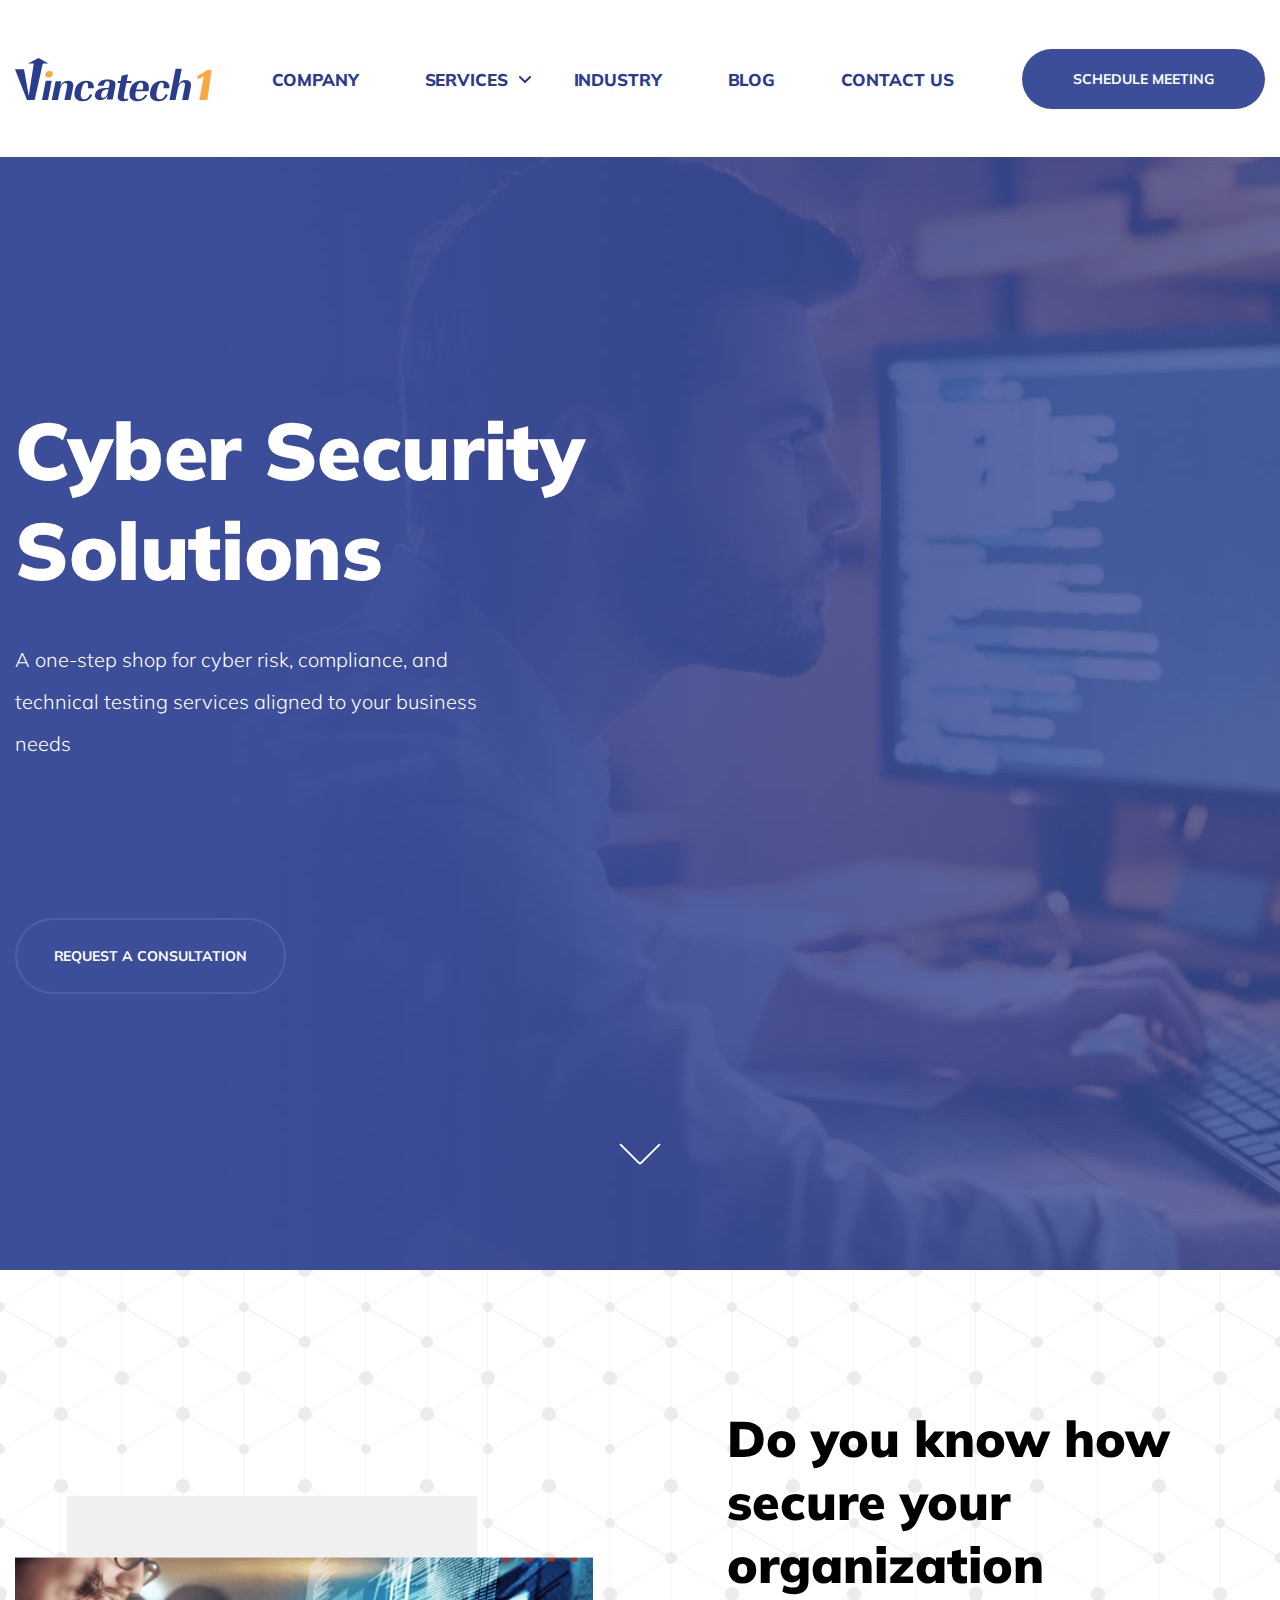
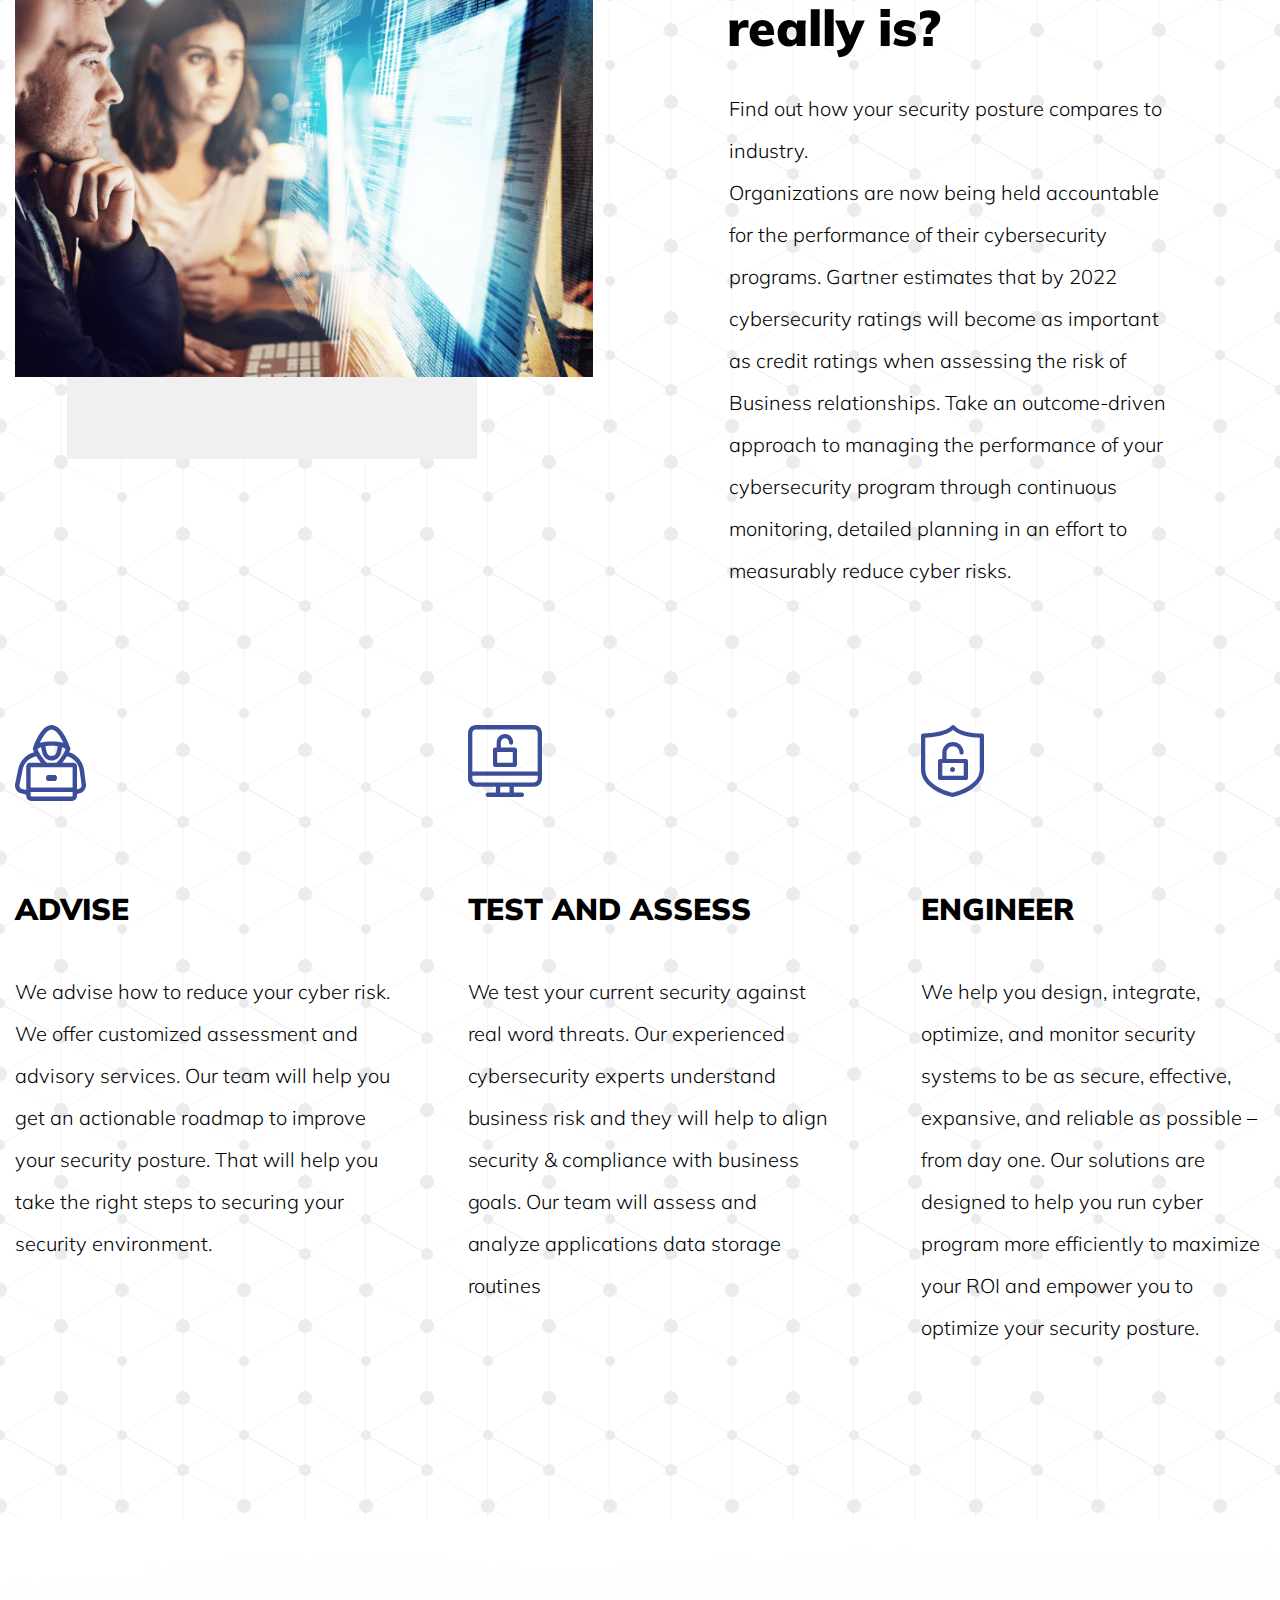
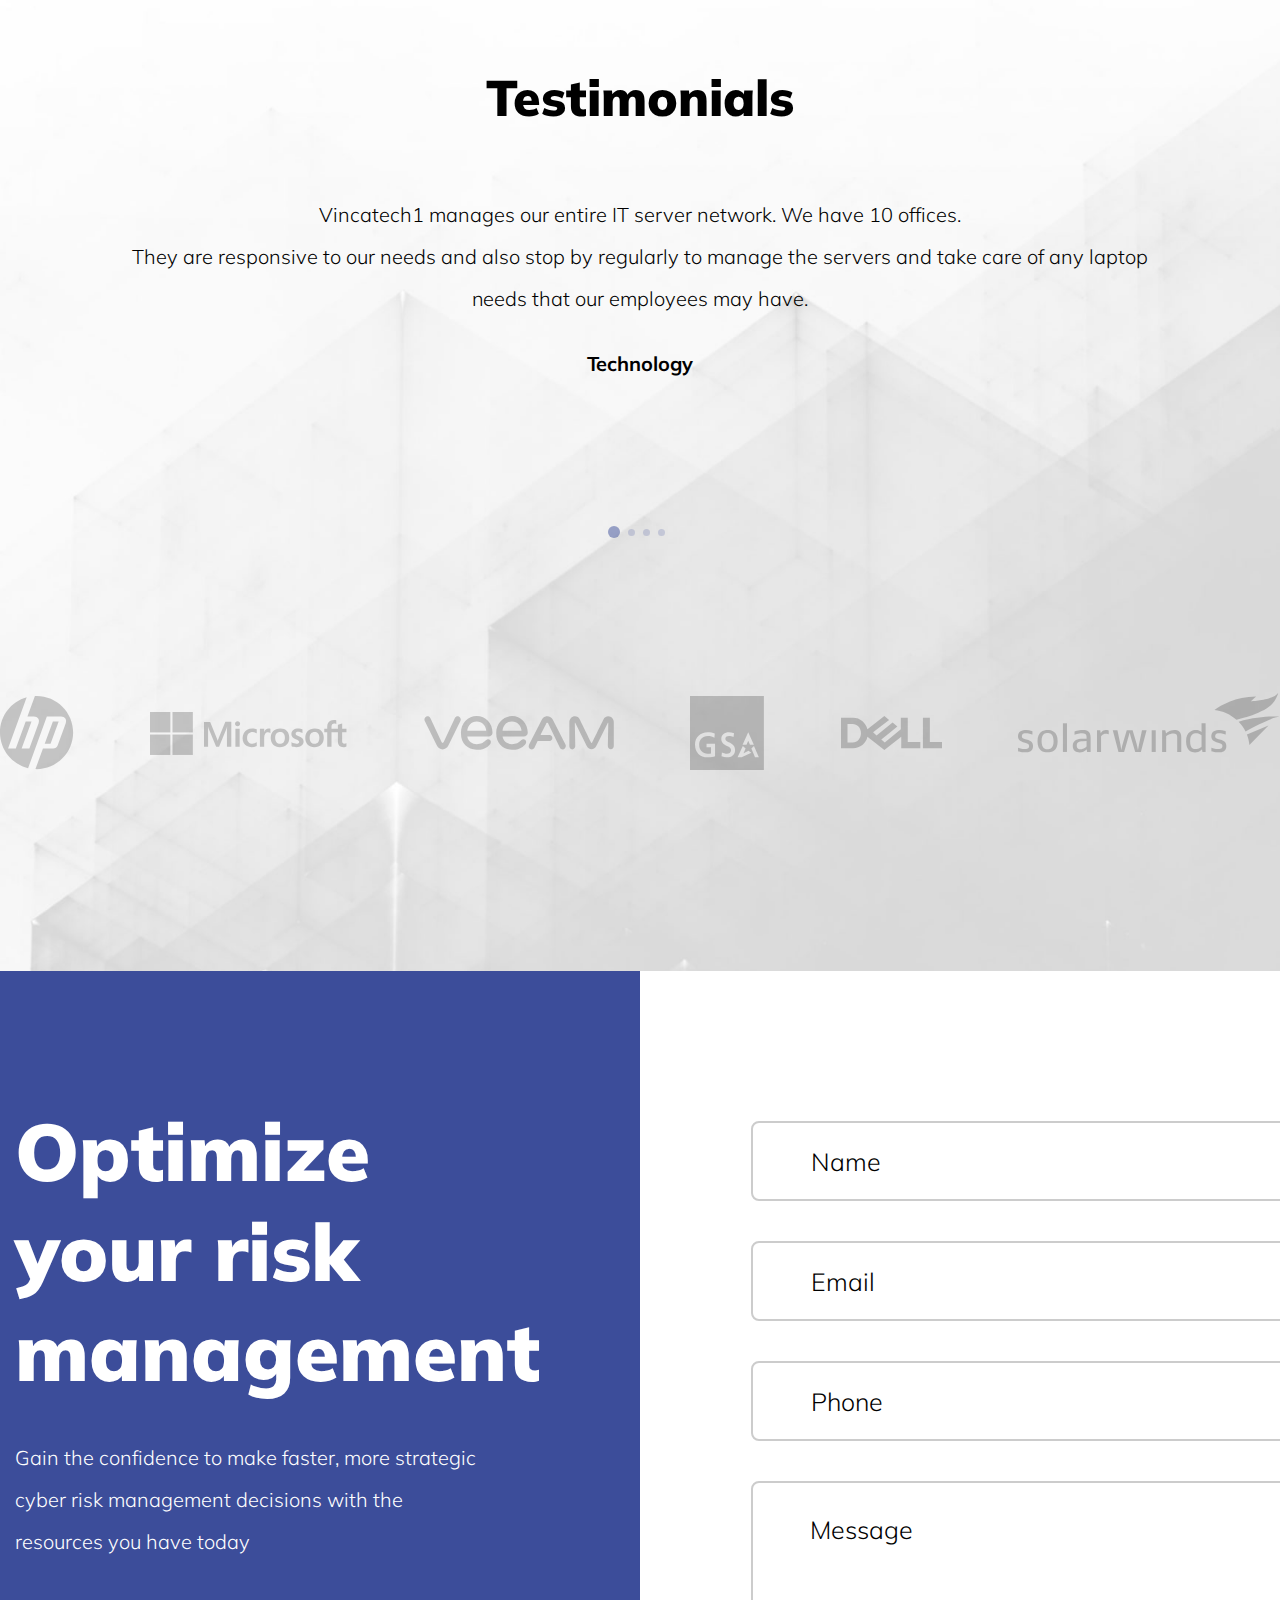
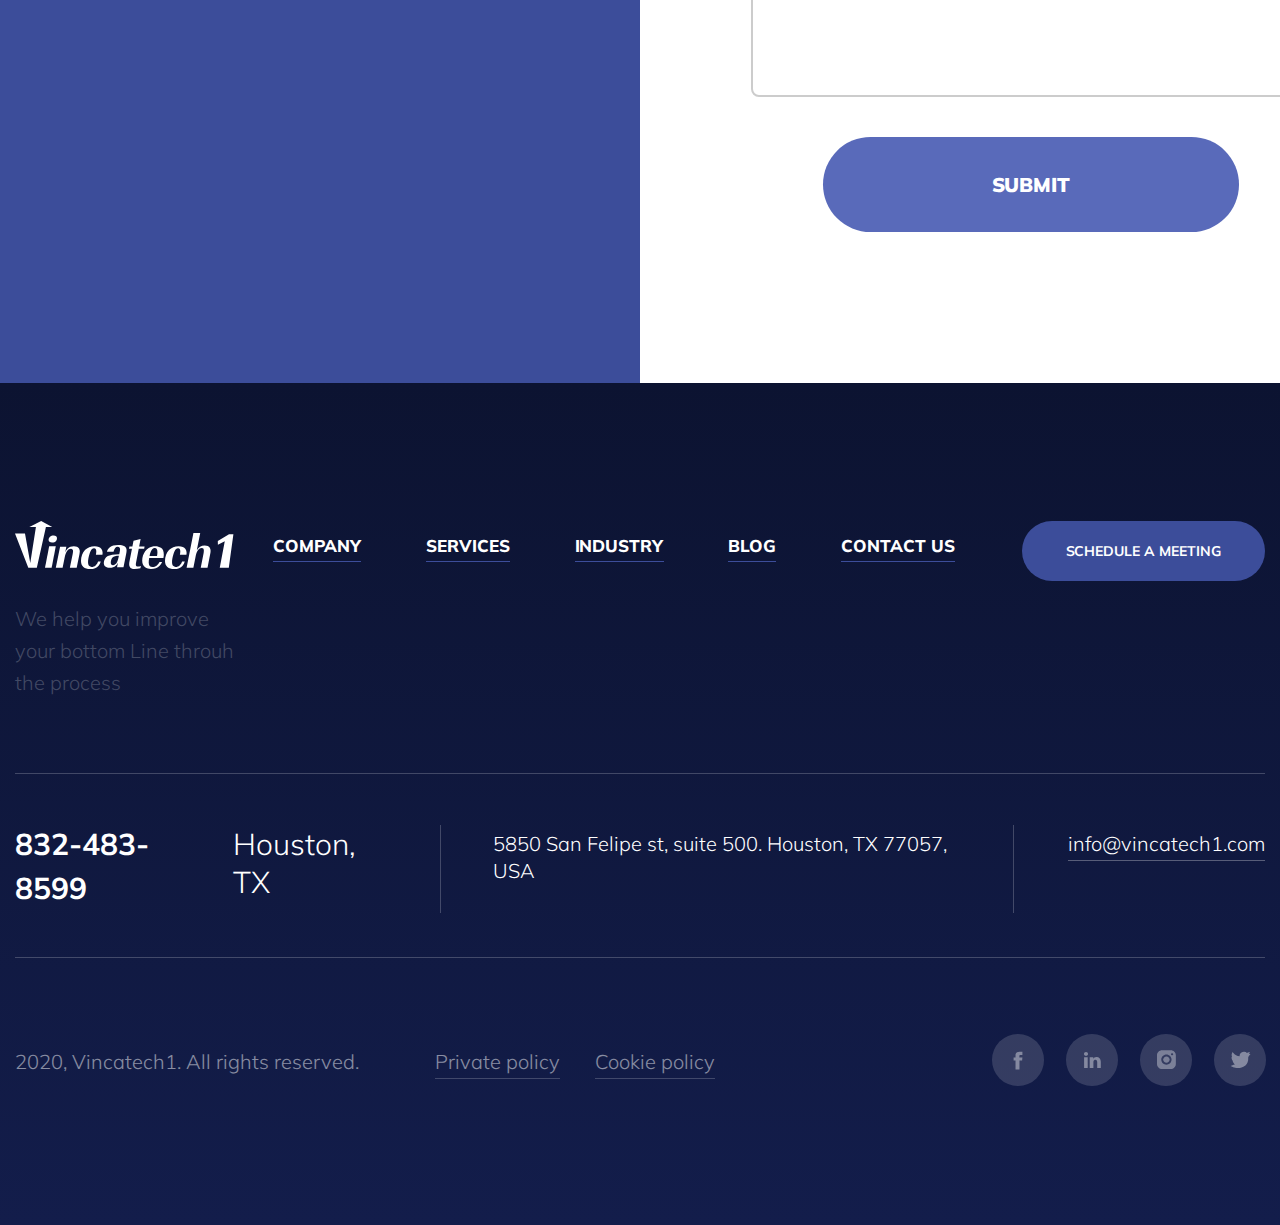
<file: index.html>
<!DOCTYPE html>
<html lang="en-us">
<head>
    <meta charset="UTF-8">
    <meta name="viewport" content="width=device-width, initial-scale=1.0">
    <link rel="stylesheet" href="css/normalize.css">
    <link rel="stylesheet" href="css/style.css">
    <link href="https://fonts.googleapis.com/css2?family=Muli:wght@300;400;700;800;900&display=swap" rel="stylesheet">
    <title>Vincatech1 - Cyber Security Solutions</title>
</head>
<body>
<header class="header">
    <div class="container">
        <div class="header__wrapper">
            <a class="header-logo" href="index.html">
                <img src="img/svg/header-logo.svg" alt="Vincatech1">
            </a>
            <a class="mobile-logo" href="index.html">
                <img class="mobile-logo__img" src="img/svg/mobile-logo.svg" alt="Vincatech1">
            </a>
            <nav class="site-navigation">
                <div class="site-navigation__cross">
                    <div></div>
                </div>
                <ul class="header-nav">
                    <li class="header-nav__item">
                        <a class="header-nav__link" href="company.html">Company</a>
                    </li>
                    <li class="header-nav__item dropdown-menu">
                        <a class="header-nav__link" href="#!">Services</a>
                        <div class="drop-menu">
                            <ul class="drop-menu__list">
                                <li class="drop-menu__item"><a href="managed-it.html" class="drop-menu__link">Managed
                                    IT</a></li>
                                <li class="drop-menu__item"><a href="office-365.html" class="drop-menu__link">Office
                                    365</a></li>
                                <li class="drop-menu__item"><a href="cybersecurity.html" class="drop-menu__link">Cybersecurity</a>
                                </li>
                                <li class="drop-menu__item"><a href="cloud-solutions.html" class="drop-menu__link">Cloud-based
                                    Solutions</a></li>
                                <li class="drop-menu__item"><a href="backup-recovery.html" class="drop-menu__link">Backup
                                    and
                                    Disaster Recovery</a></li>
                            </ul>
                        </div>
                    </li>
                    <li class="header-nav__item">
                        <a class="header-nav__link" href="industry.html">Industry</a>
                    </li>
                    <li class="header-nav__item">
                        <a class="header-nav__link" href="blog.html">Blog</a>
                    </li>
                    <li class="header-nav__item">
                        <a class="header-nav__link" href="contact-us.html">Contact us</a>
                    </li>
                </ul>
                <ul class="burger-nav">
                    <li class="burger-nav__item">
                        <a class="header-nav__link" href="company.html">Company</a>
                    </li>
                    <li class="burger-nav__item burger-menu">
                        <a class="header-nav__link" href="#!">Services</a>
                        <div class="drop-menu-burger">
                            <ul class="drop-menu-burger__list">
                                <li class="drop-menu-burger__item"><a href="managed-it.html" class="drop-menu__link">Managed
                                    IT</a></li>
                                <li class="drop-menu-burger__item"><a href="office-365.html" class="drop-menu__link">Office
                                    365</a></li>
                                <li class="drop-menu-burger__item"><a href="cybersecurity.html" class="drop-menu__link">Cybersecurity</a>
                                </li>
                                <li class="drop-menu-burger__item"><a href="cloud-solutions.html"
                                                                      class="drop-menu__link">Cloud-based
                                    Solutions</a></li>
                                <li class="drop-menu-burger__item"><a href="backup-recovery.html"
                                                                      class="drop-menu__link">Backup and
                                    Disaster Recovery</a></li>
                            </ul>
                        </div>
                        <div class="burger-arrow"></div>
                    </li>
                    <li class="burger-nav__item">
                        <a class="header-nav__link" href="industry.html">Industry</a>
                    </li>
                    <li class="burger-nav__item">
                        <a class="header-nav__link" href="blog.html">Blog</a>
                    </li>
                    <li class="burger-nav__item">
                        <a class="header-nav__link" href="contact-us.html">Contact us</a>
                    </li>
                    <li class="burger-nav__item burger-btn__item"><a class="burger-btn popup-meeting" href="#!">Schedule
                        meeting</a></li>
                </ul>
            </nav>
            <div class="header-burger">
                <div class="header-burger__menu">
                    <span></span>
                </div>
            </div>
            <a class="header-btn btn-blue popup-meeting" href="#!">Schedule meeting</a>
        </div>
    </div>
</header>
<main>
    <div class="intro">
        <div class="container">
            <div class="intro__wrapper">
                <h1 class="intro__title">Cyber Security Solutions</h1>
                <p class="intro__subtitle">A one-step shop for cyber risk, compliance, and technical testing
                    services aligned to your business needs</p>
                <a class="intro-btn btn-blue popup-meeting" href="#!">Request a consultation</a>
            </div>
        </div>
        <div class="intro__arrow">
            <a href="#about">
                <div class="intro__arrow-block"></div>
            </a>
        </div>
    </div>
    <div class="main-page-bg">
        <section class="about" id="about">
            <div class="container">
                <div class="about__wrapper">
                    <div class="about__block">
                        <img src="img/main-page-about.png" alt="Do you know how secure your organization  really is?">
                    </div>
                    <div class="about__block">
                        <h2 class="about__title section-title">Do you know how secure your organization really is? </h2>
                        <p class="about__subtitle">Find out how your security posture compares to industry.<br>
                            Organizations are now being held accountable for the performance of their cybersecurity
                            programs. Gartner estimates that by 2022 cybersecurity ratings will become as important as
                            credit ratings when assessing the risk of Business relationships. Take an outcome-driven
                            approach to managing the performance of your cybersecurity program through continuous
                            monitoring, detailed planning in an effort to measurably reduce cyber risks.</p>
                    </div>
                </div>
                <div class="about__columns">
                    <div class="about__columns-item">
                        <div class="about__columns-img">
                            <img src="img/svg/main-page-about-columns-1.svg" alt="Advise">
                        </div>
                        <h3 class="about__columns-title-1 about__columns-title">Advise</h3>
                        <p class="about__columns-text">We advise how to reduce your cyber risk. We offer customized
                            assessment and advisory services. Our team will help you get an actionable roadmap to
                            improve your security posture. That will help you take the right steps to securing your
                            security environment.</p>
                    </div>
                    <div class="about__columns-item">
                        <div class="about__columns-img">
                            <img src="img/svg/main-page-about-columns-2.svg" alt="Test and assess">
                        </div>
                        <h3 class="about__columns-title-2 about__columns-title">Test and assess</h3>
                        <p class="about__columns-text">We test your current security against real word threats. Our
                            experienced cybersecurity experts understand business risk and they will help to align
                            security & compliance with business goals. Our team will assess and analyze applications
                            data storage routines </p>
                    </div>
                    <div class="about__columns-item">
                        <div class="about__columns-img">
                            <img src="img/svg/main-page-about-columns-3.svg" alt="Engineer">
                        </div>
                        <h3 class="about__columns-title-3 about__columns-title">Engineer</h3>
                        <p class="about__columns-text">We help you design, integrate, optimize, and monitor security
                            systems to be as secure, effective, expansive, and reliable as possible – from day one. Our
                            solutions are designed to help you run cyber program more efficiently to maximize your ROI
                            and empower you to optimize your security posture. </p>
                    </div>
                </div>
            </div>
            <div class="about-slider">
                <div class="about-slider__item">
                    <div class="about__columns-img">
                        <img src="img/svg/main-page-about-columns-3.svg" alt="Engineer">
                    </div>
                    <h3 class="about__columns-title-3 about__columns-title">Engineer</h3>
                    <p class="about__columns-text">We help you design, integrate, optimize, and monitor security
                        systems to be as secure, effective, expansive, and reliable as possible – from day one. Our
                        solutions are designed to help you run cyber program more efficiently to maximize your ROI
                        and empower you to optimize your security posture. </p>
                </div>
                <div class="about-slider__item">
                    <div class="about__columns-img">
                        <img src="img/svg/main-page-about-columns-2.svg" alt="Test and assess">
                    </div>
                    <h3 class="about__columns-title-2 about__columns-title">Test and assess</h3>
                    <p class="about__columns-text">We test your current security against real word threats. Our
                        experienced cybersecurity experts understand business risk and they will help to align
                        security & compliance with business goals. Our team will assess and analyze applications
                        data storage routines </p>
                </div>
                <div class="about-slider__item">
                    <div class="about__columns-img">
                        <img src="img/svg/main-page-about-columns-1.svg" alt="Advise">
                    </div>
                    <h3 class="about__columns-title-1 about__columns-title">Advise</h3>
                    <p class="about__columns-text">We advise how to reduce your cyber risk. We offer customized
                        assessment and advisory services. Our team will help you get an actionable roadmap to
                        improve your security posture. That will help you take the right steps to securing your
                        security environment.</p>
                </div>
            </div>
        </section>
        <section class="testimonials">
            <h2 class="testimonials__title section-title">Testimonials</h2>
            <div class="slider">
                <div class="slider__item">
                    <p class="slider__text">Vincatech1 manages our entire IT server network. We have 10 offices.<br>
                        They
                        are
                        responsive to our needs and also stop by regularly to manage the servers and take care of any
                        laptop
                        needs that our employees may have.</p>
                    <p class="slider__subtitle">Technology</p>
                </div>
                <div class="slider__item">
                    <p class="slider__text">Very easy to work with. We hired Vincatech1 to assist us with our Nortel
                        switches.<br> Vincatech1’s knowledge helped us reconstruct our network in a timely manner, and
                        they
                        are
                        very easy to work with.</p>
                    <p class="slider__subtitle">Houston Radiology labs</p>
                </div>
                <div class="slider__item">
                    <p class="slider__text">Got rid of spam and kept us free of viruses.<br>
                        Vincatech1 helped us improve the communication between our multiple branch offices by setting up
                        a centralized email and file sharing system across the internet, helped us get rid of unwanted
                        spam and kept the system clean of viruses. This has really helped our productivity by
                        eliminating the time spent on sending multiple files back and forth via the old previous email
                        system.</p>
                    <p class="slider__subtitle">Gulf Technology</p>
                </div>
                <div class="slider__item">
                    <p class="slider__text">We only trust Vincatech1. As a small business trusting someone to come in
                        and
                        work on or repair your computer network and equipment is hard to do. We had many bad experiences
                        in
                        the past but Vincatech1 came in and not only put us at ease that they could remedy the problems
                        but
                        could do so quickly and efficiently at a reasonable cost. I don’t want anybody else touching our
                        computers but Vincatech1.</p>
                    <p class="slider__subtitle">Joint Inc.</p>
                </div>
            </div>
            <div class="partners">
                <img src="img/svg/hp.svg" alt="Hp">
                <img src="img/svg/microsoft.svg" alt="Microsoft">
                <img src="img/svg/veeam.svg" alt="Veeam">
                <img src="img/svg/gsa.svg" alt="GSA">
                <img src="img/svg/dell.svg" alt="Dell">
                <img src="img/svg/solarwinds.svg" alt="Solarwinds">
            </div>
        </section>
    </div>
    <section class="feedback">
        <div class="container">
            <div class="feedback__wrapper">
                <div class="feedback__left">
                    <h2 class="feedback-title">Optimize your risk management</h2>
                    <p class="feedback-subtitle">Gain the confidence to make faster, more strategic cyber risk
                        management
                        decisions with the resources you have today</p>
                </div>
                <div class="feedback__right">
                    <form class="form feedback-form" action="#" method="post">
                        <input class="form__field" type="text" name="name" placeholder="Name" required
                               onfocus="if (placeholder == 'Name') {placeholder = ''}"
                               onblur="if (placeholder == '') {placeholder = 'Name'}">
                        <input class="form__field" type="email" name="email" placeholder="Email" required
                               onfocus="if (placeholder == 'Email') {placeholder = ''}"
                               onblur="if (placeholder == '') {placeholder = 'Email'}">
                        <input class="form__field" type="tel" name="phone" placeholder="Phone" required
                               onfocus="if (placeholder == 'Phone') {placeholder = ''}"
                               onblur="if (placeholder == '') {placeholder = 'Phone'}">
                        <textarea class="textarea" name="message" placeholder="Message" required
                                  onfocus="if (placeholder == 'Message') {placeholder = ''}"
                                  onblur="if (placeholder == '') {placeholder = 'Message'}"></textarea>
                        <button class="submit-btn btn-blue feedback-submit" type="submit">Submit</button>
                    </form>
                    <div class="feedback-confirmation">
                        <p class="feedback-confirmation__message">Thank you!<br> Your message sent. We will contact you back
                            as soon as we get email.</p>
                    </div>
                </div>
            </div>
        </div>
    </section>
</main>
<footer class="footer">
    <div class="container">
        <div class="footer__top">
            <a class="footer-logo" href="index.html">
                <img src="img/svg/footer-logo.svg" alt="Vincatech1">
            </a>
            <ul class="footer-nav">
                <li class="footer-nav__item">
                    <a class="footer-nav__link" href="company.html">Company</a>
                </li>
                <li class="footer-nav__item">
                    <a class="footer-nav__link" href="office-365.html">Services</a>
                </li>
                <li class="footer-nav__item">
                    <a class="footer-nav__link" href="industry.html">Industry</a>
                </li>
                <li class="footer-nav__item">
                    <a class="footer-nav__link" href="blog.html">Blog</a>
                </li>
                <li class="footer-nav__item">
                    <a class="footer-nav__link" href="contact-us.html">Contact us</a>
                </li>
            </ul>
            <a class="footer-btn btn-blue popup-meeting" href="#!">Schedule a meeting</a>
            <div class="footer__hidden-block">
                <div class="footer__middle__phone">
                    <a class="phone-link" href="tel:832-483-8599">832-483-8599</a>
                </div>
                <div class="footer__middle__city">Houston, TX</div>
            </div>
        </div>
        <div class="footer__descr">
            We help you improve<br> your bottom Line throuh<br> the process
        </div>
        <div class="footer__middle">
            <div class="footer__middle-block">
                <div class="footer__middle__phone">
                    <a class="phone-link" href="tel:832-483-8599">832-483-8599</a>
                </div>
                <div class="footer__middle__city">Houston, TX</div>
            </div>
            <div class="footer__middle-block">
                5850 San Felipe st, suite 500. Houston, TX 77057, USA
            </div>
            <div class="footer__middle-block email-block">
                <a class="email-link" href="mailto:info@vincatech1.com">info@vincatech1.com</a>
            </div>
        </div>
        <div class="footer__bottom">
            <div class="footer__copyright">
                <p class="copyright-text">2020, Vincatech1. All rights reserved.</p>
                <a class="policy-link" href="privacy-policy.html" target="_blank">Private policy</a>
                <a class="policy-link" href="cookies-policy.html" target="_blank">Cookie policy</a>
            </div>
            <div class="footer__socials">
                <ul class="social-list">
                    <li class="social-list-item">
                        <a class="social-list-link social-list-link--fb" href="https://www.facebook.com/vincatech/" target="_blank"></a>
                    </li>
                    <li class="social-list-item">
                        <a class="social-list-link social-list-link--lkdn" href="http://linkedin.com/company/vincatech1/about" target="_blank"></a>
                    </li>
                    <li class="social-list-item">
                        <a class="social-list-link social-list-link--inst" href="http://instagram.com/vincatech1" target="_blank"></a>
                    </li>
                    <li class="social-list-item">
                        <a class="social-list-link social-list-link--twt" href="https://twitter.com/VincaTech1/" target="_blank"></a>
                    </li>
                </ul>
            </div>
        </div>
    </div>
</footer>
<div class="popup">
    <div class="popup__body">
        <div class="popup-close">
            <div class="popup-close__block">

            </div>
        </div>
        <div class="popup__wrapper">
            <h2 class="popup__title">Schedule a meeting</h2>
            <p class="popup__subtitle">We do our best work when we can learn <br> about your business, people, process
                and strategies.<br> Request a
                meeting now!</p>
            <form class="form popup__form" action="#" method="post">
                <input class="form__field popup__field" type="text" name="name" placeholder="Name" required
                       onfocus="if (placeholder == 'Name') {placeholder = ''}"
                       onblur="if (placeholder == '') {placeholder = 'Name'}">
                <input class="form__field popup__field" type="text" name="company" placeholder="Company" required
                       onfocus="if (placeholder == 'Company') {placeholder = ''}"
                       onblur="if (placeholder == '') {placeholder = 'Company'}">
                <input class="form__field popup__field" type="email" name="email" placeholder="Email" required
                       onfocus="if (placeholder == 'Email') {placeholder = ''}"
                       onblur="if (placeholder == '') {placeholder = 'Email'}">
                <input class="form__field popup__field" type="tel" name="phone" placeholder="Phone" required
                       onfocus="if (placeholder == 'Phone') {placeholder = ''}"
                       onblur="if (placeholder == '') {placeholder = 'Phone'}">
                <textarea class="textarea popup__field popup__area" name="message" placeholder="Message" required
                          onfocus="if (placeholder == 'Message') {placeholder = ''}"
                          onblur="if (placeholder == '') {placeholder = 'Message'}"></textarea>
                <button class="submit-btn btn-blue popup-submit" type="submit">Submit</button>
            </form>
            <div class="popup-confirmation">
                <p class="popup-confirmation__message">Thank you!<br> Your message sent. We will contact you back
                    as soon as we get email.</p>
            </div>
        </div>
    </div>
</div>
<script src="https://code.jquery.com/jquery-3.5.1.min.js"></script>
<script src="js/slick.min.js"></script>
<script src="js/main.js"></script>
<script src="js/main-2.js"></script>
</body>
</html>
</file>
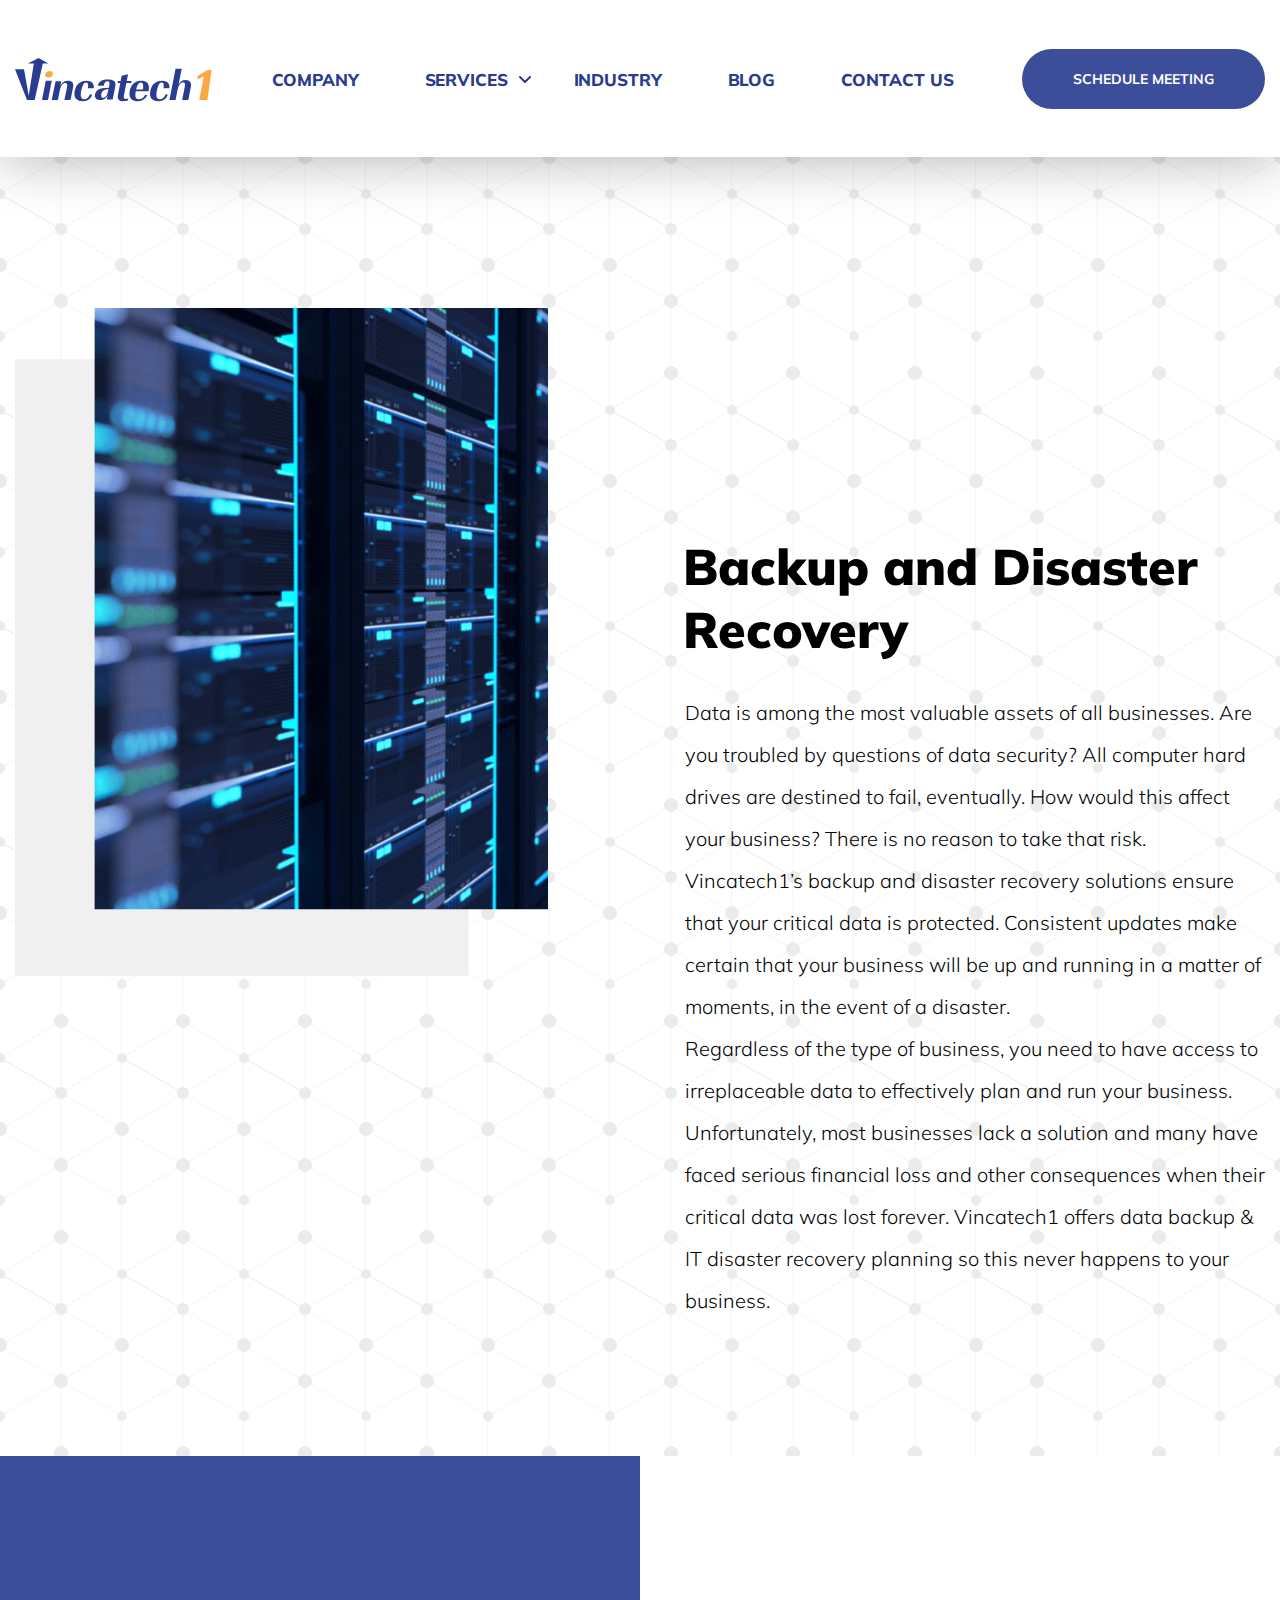
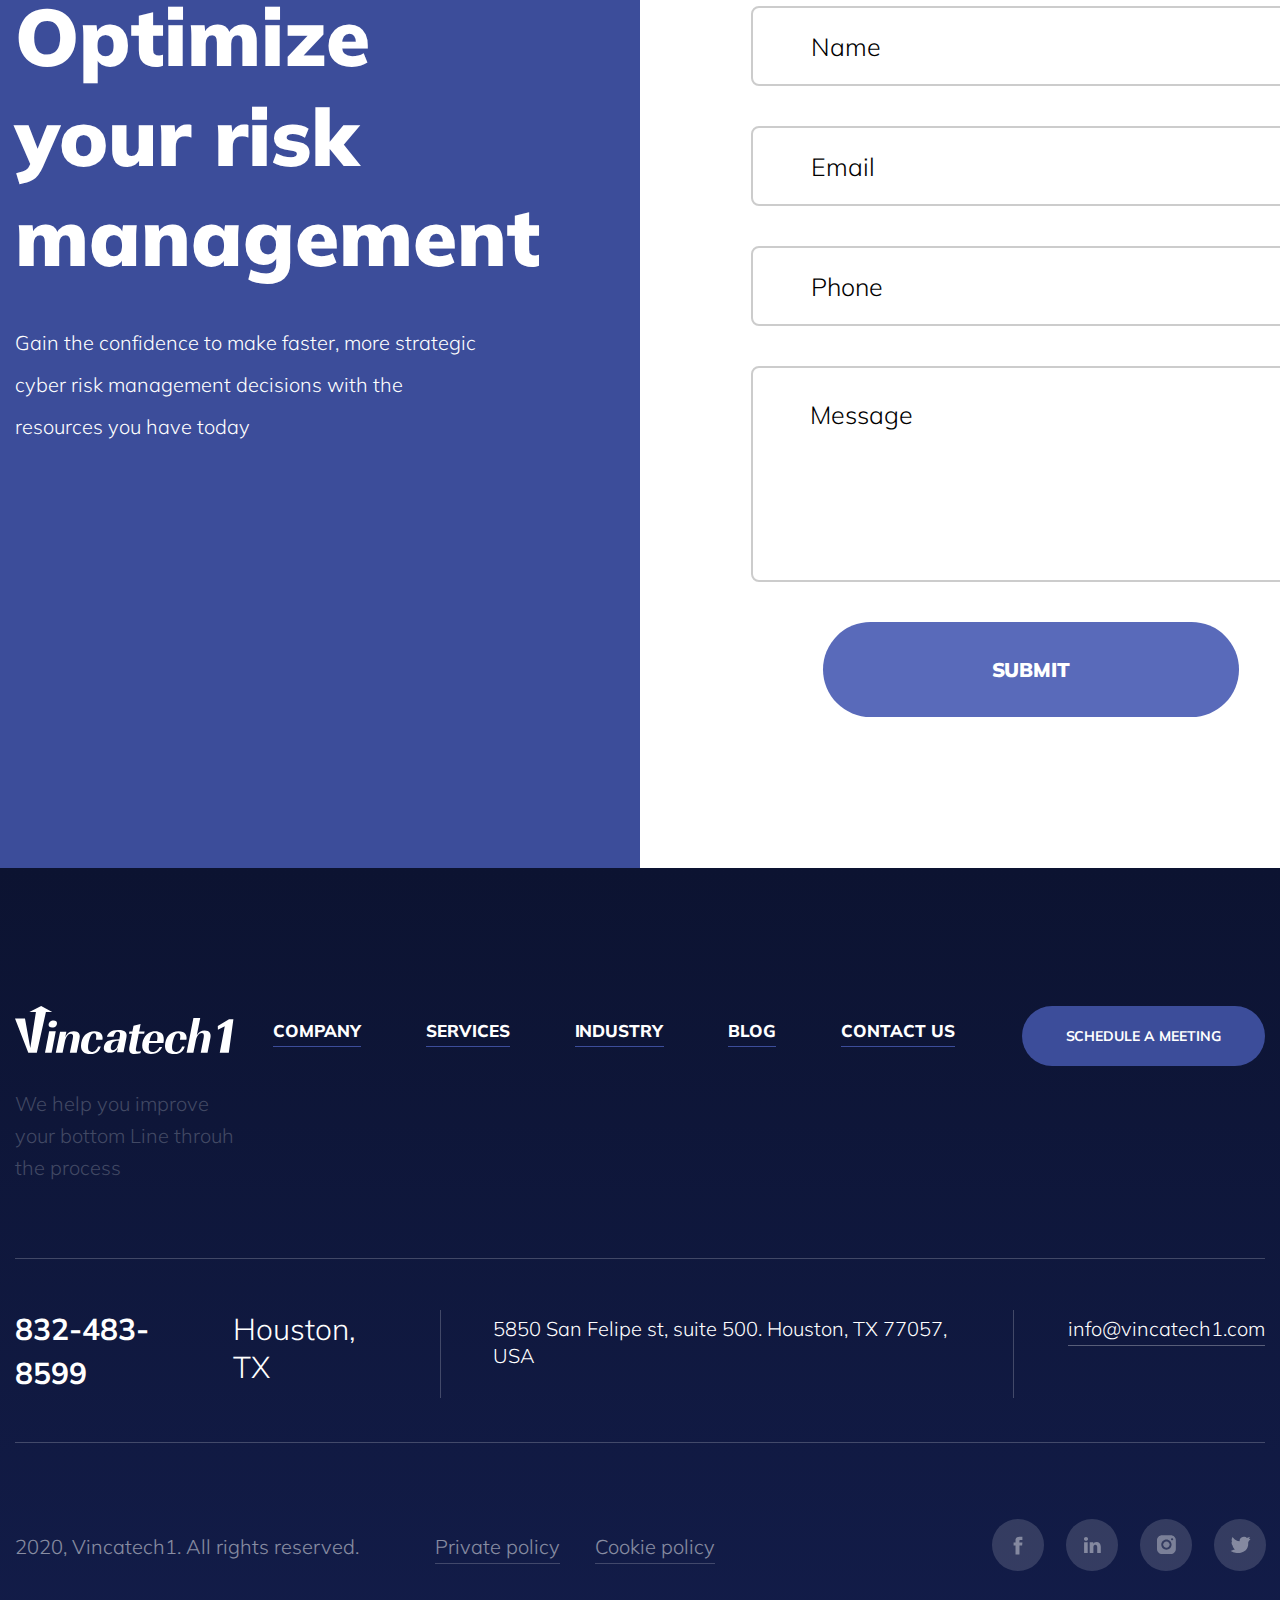
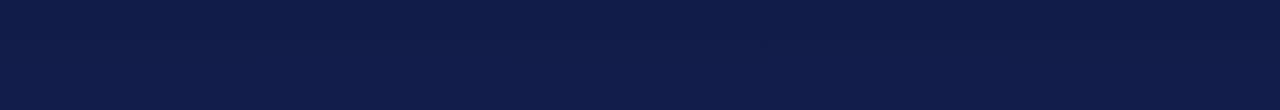
<file: backup-recovery.html>
<!DOCTYPE html>
<html lang="en-us">
<head>
    <meta charset="UTF-8">
    <meta name="viewport" content="width=device-width, initial-scale=1.0">
    <link rel="stylesheet" href="css/normalize.css">
    <link rel="stylesheet" href="css/style.css">
    <link href="https://fonts.googleapis.com/css2?family=Muli:wght@200;300;400;700;800;900&display=swap"
          rel="stylesheet">
    <title>Backup and Disaster Recovery - Vincatech1 - Cyber Security Solutions</title>
</head>
<body>
<header class="header">
    <div class="container">
        <div class="header__wrapper">
            <a class="header-logo" href="index.html">
                <img src="img/svg/header-logo.svg" alt="Vincatech1">
            </a>
            <a class="mobile-logo" href="index.html">
                <img class="mobile-logo__img" src="img/svg/mobile-logo.svg" alt="Vincatech1">
            </a>
            <nav class="site-navigation">
                <div class="site-navigation__cross">
                    <div></div>
                </div>
                <ul class="header-nav">
                    <li class="header-nav__item">
                        <a class="header-nav__link" href="company.html">Company</a>
                    </li>
                    <li class="header-nav__item dropdown-menu">
                        <a class="header-nav__link" href="#!">Services</a>
                        <div class="drop-menu">
                            <ul class="drop-menu__list">
                                <li class="drop-menu__item"><a href="managed-it.html" class="drop-menu__link">Managed
                                    IT</a></li>
                                <li class="drop-menu__item"><a href="office-365.html" class="drop-menu__link">Office
                                    365</a></li>
                                <li class="drop-menu__item"><a href="cybersecurity.html" class="drop-menu__link">Cybersecurity</a>
                                </li>
                                <li class="drop-menu__item"><a href="cloud-solutions.html" class="drop-menu__link">Cloud-based
                                    Solutions</a></li>
                                <li class="drop-menu__item"><a href="backup-recovery.html" class="drop-menu__link">Backup
                                    and
                                    Disaster Recovery</a></li>
                            </ul>
                        </div>
                    </li>
                    <li class="header-nav__item">
                        <a class="header-nav__link" href="industry.html">Industry</a>
                    </li>
                    <li class="header-nav__item">
                        <a class="header-nav__link" href="blog.html">Blog</a>
                    </li>
                    <li class="header-nav__item">
                        <a class="header-nav__link" href="contact-us.html">Contact us</a>
                    </li>
                </ul>
                <ul class="burger-nav">
                    <li class="burger-nav__item">
                        <a class="header-nav__link" href="company.html">Company</a>
                    </li>
                    <li class="burger-nav__item burger-menu">
                        <a class="header-nav__link" href="#!">Services</a>
                        <div class="drop-menu-burger">
                            <ul class="drop-menu-burger__list">
                                <li class="drop-menu-burger__item"><a href="managed-it.html" class="drop-menu__link">Managed
                                    IT</a></li>
                                <li class="drop-menu-burger__item"><a href="office-365.html" class="drop-menu__link">Office
                                    365</a></li>
                                <li class="drop-menu-burger__item"><a href="cybersecurity.html" class="drop-menu__link">Cybersecurity</a>
                                </li>
                                <li class="drop-menu-burger__item"><a href="cloud-solutions.html"
                                                                      class="drop-menu__link">Cloud-based
                                    Solutions</a></li>
                                <li class="drop-menu-burger__item"><a href="backup-recovery.html"
                                                                      class="drop-menu__link">Backup and
                                    Disaster Recovery</a></li>
                            </ul>
                        </div>
                        <div class="burger-arrow"></div>
                    </li>
                    <li class="burger-nav__item">
                        <a class="header-nav__link" href="industry.html">Industry</a>
                    </li>
                    <li class="burger-nav__item">
                        <a class="header-nav__link" href="blog.html">Blog</a>
                    </li>
                    <li class="burger-nav__item">
                        <a class="header-nav__link" href="contact-us.html">Contact us</a>
                    </li>
                    <li class="burger-nav__item burger-btn__item"><a class="burger-btn popup-meeting" href="#!">Schedule
                        meeting</a></li>
                </ul>
            </nav>
            <div class="header-burger">
                <div class="header-burger__menu">
                    <span></span>
                </div>
            </div>
            <a class="header-btn btn-blue popup-meeting" href="#!">Schedule meeting</a>
        </div>
    </div>
</header>
<main>
    <section class="backup-recovery">
        <div class="container">
            <div class="backup-recovery__wrapper">
                <div class="backup-recovery__left">
                    <img src="img/backup-page-img.png" alt="Backup and Disaster Recovery">
                </div>
                <div class="backup-recovery__right">
                    <h2 class="backup-recovery__title section-title">Backup and Disaster Recovery</h2>
                    <p class="backup-recovery__text">Data is among the most valuable assets of all businesses. Are you
                        troubled by questions of data security? All computer hard drives are destined to fail,
                        eventually. How would this affect your business? There is no reason to take that risk.
                        Vincatech1’s backup and disaster recovery solutions ensure that your critical data is protected.
                        Consistent updates make certain that your business will be up and running in a matter of
                        moments, in the event of a disaster.<br>
                        Regardless of the type of business, you need to have access to irreplaceable data to effectively
                        plan and run your business. Unfortunately, most businesses lack a solution and many have faced
                        serious financial loss and other consequences when their critical data was lost forever.
                        Vincatech1 offers data backup & IT disaster recovery planning so this never happens to your
                        business.</p>
                </div>
            </div>
        </div>
    </section>
    <section class="feedback">
        <div class="container">
            <div class="feedback__wrapper">
                <div class="feedback__left">
                    <h2 class="feedback-title">Optimize your risk management</h2>
                    <p class="feedback-subtitle">Gain the confidence to make faster, more strategic cyber risk
                        management
                        decisions with the resources you have today</p>
                </div>
                <div class="feedback__right">
                    <form class="form feedback-form" action="#" method="post">
                        <input class="form__field" type="text" name="name" placeholder="Name" required
                               onfocus="if (placeholder == 'Name') {placeholder = ''}"
                               onblur="if (placeholder == '') {placeholder = 'Name'}">
                        <input class="form__field" type="email" name="email" placeholder="Email" required
                               onfocus="if (placeholder == 'Email') {placeholder = ''}"
                               onblur="if (placeholder == '') {placeholder = 'Email'}">
                        <input class="form__field" type="tel" name="phone" placeholder="Phone" required
                               onfocus="if (placeholder == 'Phone') {placeholder = ''}"
                               onblur="if (placeholder == '') {placeholder = 'Phone'}">
                        <textarea class="textarea" name="message" placeholder="Message" required
                                  onfocus="if (placeholder == 'Message') {placeholder = ''}"
                                  onblur="if (placeholder == '') {placeholder = 'Message'}"></textarea>
                        <button class="submit-btn btn-blue feedback-submit" type="submit">Submit</button>
                    </form>
                    <div class="feedback-confirmation">
                        <p class="feedback-confirmation__message">Thank you!<br> Your message sent. We will contact you back
                            as soon as we get email.</p>
                    </div>
                </div>
            </div>
        </div>
    </section>
</main>
<footer class="footer">
    <div class="container">
        <div class="footer__top">
            <a class="footer-logo" href="index.html">
                <img src="img/svg/footer-logo.svg" alt="Vincatech1">
            </a>
            <ul class="footer-nav">
                <li class="footer-nav__item">
                    <a class="footer-nav__link" href="company.html">Company</a>
                </li>
                <li class="footer-nav__item">
                    <a class="footer-nav__link" href="office-365.html">Services</a>
                </li>
                <li class="footer-nav__item">
                    <a class="footer-nav__link" href="industry.html">Industry</a>
                </li>
                <li class="footer-nav__item">
                    <a class="footer-nav__link" href="blog.html">Blog</a>
                </li>
                <li class="footer-nav__item">
                    <a class="footer-nav__link" href="contact-us.html">Contact us</a>
                </li>
            </ul>
            <a class="footer-btn btn-blue popup-meeting" href="#!">Schedule a meeting</a>
            <div class="footer__hidden-block">
                <div class="footer__middle__phone">
                    <a class="phone-link" href="tel:832-483-8599">832-483-8599</a>
                </div>
                <div class="footer__middle__city">Houston, TX</div>
            </div>
        </div>
        <div class="footer__descr">
            We help you improve<br> your bottom Line throuh<br> the process
        </div>
        <div class="footer__middle">
            <div class="footer__middle-block">
                <div class="footer__middle__phone">
                    <a class="phone-link" href="tel:832-483-8599">832-483-8599</a>
                </div>
                <div class="footer__middle__city">Houston, TX</div>
            </div>
            <div class="footer__middle-block">
                5850 San Felipe st, suite 500. Houston, TX 77057, USA
            </div>
            <div class="footer__middle-block email-block">
                <a class="email-link" href="mailto:info@vincatech1.com">info@vincatech1.com</a>
            </div>
        </div>
        <div class="footer__bottom">
            <div class="footer__copyright">
                <p class="copyright-text">2020, Vincatech1. All rights reserved.</p>
                <a class="policy-link" href="privacy-policy.html" target="_blank">Private policy</a>
                <a class="policy-link" href="cookies-policy.html" target="_blank">Cookie policy</a>
            </div>
            <div class="footer__socials">
                <ul class="social-list">
                    <li class="social-list-item">
                        <a class="social-list-link social-list-link--fb" href="https://www.facebook.com/vincatech/" target="_blank"></a>
                    </li>
                    <li class="social-list-item">
                        <a class="social-list-link social-list-link--lkdn" href="http://linkedin.com/company/vincatech1/about" target="_blank"></a>
                    </li>
                    <li class="social-list-item">
                        <a class="social-list-link social-list-link--inst" href="http://instagram.com/vincatech1" target="_blank"></a>
                    </li>
                    <li class="social-list-item">
                        <a class="social-list-link social-list-link--twt" href="https://twitter.com/VincaTech1/" target="_blank"></a>
                    </li>
                </ul>
            </div>
        </div>
    </div>
</footer>
<div class="popup">
    <div class="popup__body">
        <div class="popup-close">
            <div class="popup-close__block">

            </div>
        </div>
        <div class="popup__wrapper">
            <h2 class="popup__title">Schedule a meeting</h2>
            <p class="popup__subtitle">We do our best work when we can learn <br> about your business, people, process
                and strategies.<br> Request a
                meeting now!</p>
            <form class="form popup__form" action="#" method="post">
                <input class="form__field popup__field" type="text" name="name" placeholder="Name" required
                       onfocus="if (placeholder == 'Name') {placeholder = ''}"
                       onblur="if (placeholder == '') {placeholder = 'Name'}">
                <input class="form__field popup__field" type="text" name="company" placeholder="Company" required
                       onfocus="if (placeholder == 'Company') {placeholder = ''}"
                       onblur="if (placeholder == '') {placeholder = 'Company'}">
                <input class="form__field popup__field" type="email" name="email" placeholder="Email" required
                       onfocus="if (placeholder == 'Email') {placeholder = ''}"
                       onblur="if (placeholder == '') {placeholder = 'Email'}">
                <input class="form__field popup__field" type="tel" name="phone" placeholder="Phone" required
                       onfocus="if (placeholder == 'Phone') {placeholder = ''}"
                       onblur="if (placeholder == '') {placeholder = 'Phone'}">
                <textarea class="textarea popup__field popup__area" name="message" placeholder="Message" required
                          onfocus="if (placeholder == 'Message') {placeholder = ''}"
                          onblur="if (placeholder == '') {placeholder = 'Message'}"></textarea>
                <button class="submit-btn btn-blue popup-submit" type="submit">Submit</button>
            </form>
            <div class="popup-confirmation">
                <p class="popup-confirmation__message">Thank you!<br> Your message sent. We will contact you back
                    as soon as we get email.</p>
            </div>
        </div>
    </div>
</div>
<script src="https://code.jquery.com/jquery-3.5.1.min.js"></script>
<script src="js/main.js"></script>
</body>
</html>
</file>
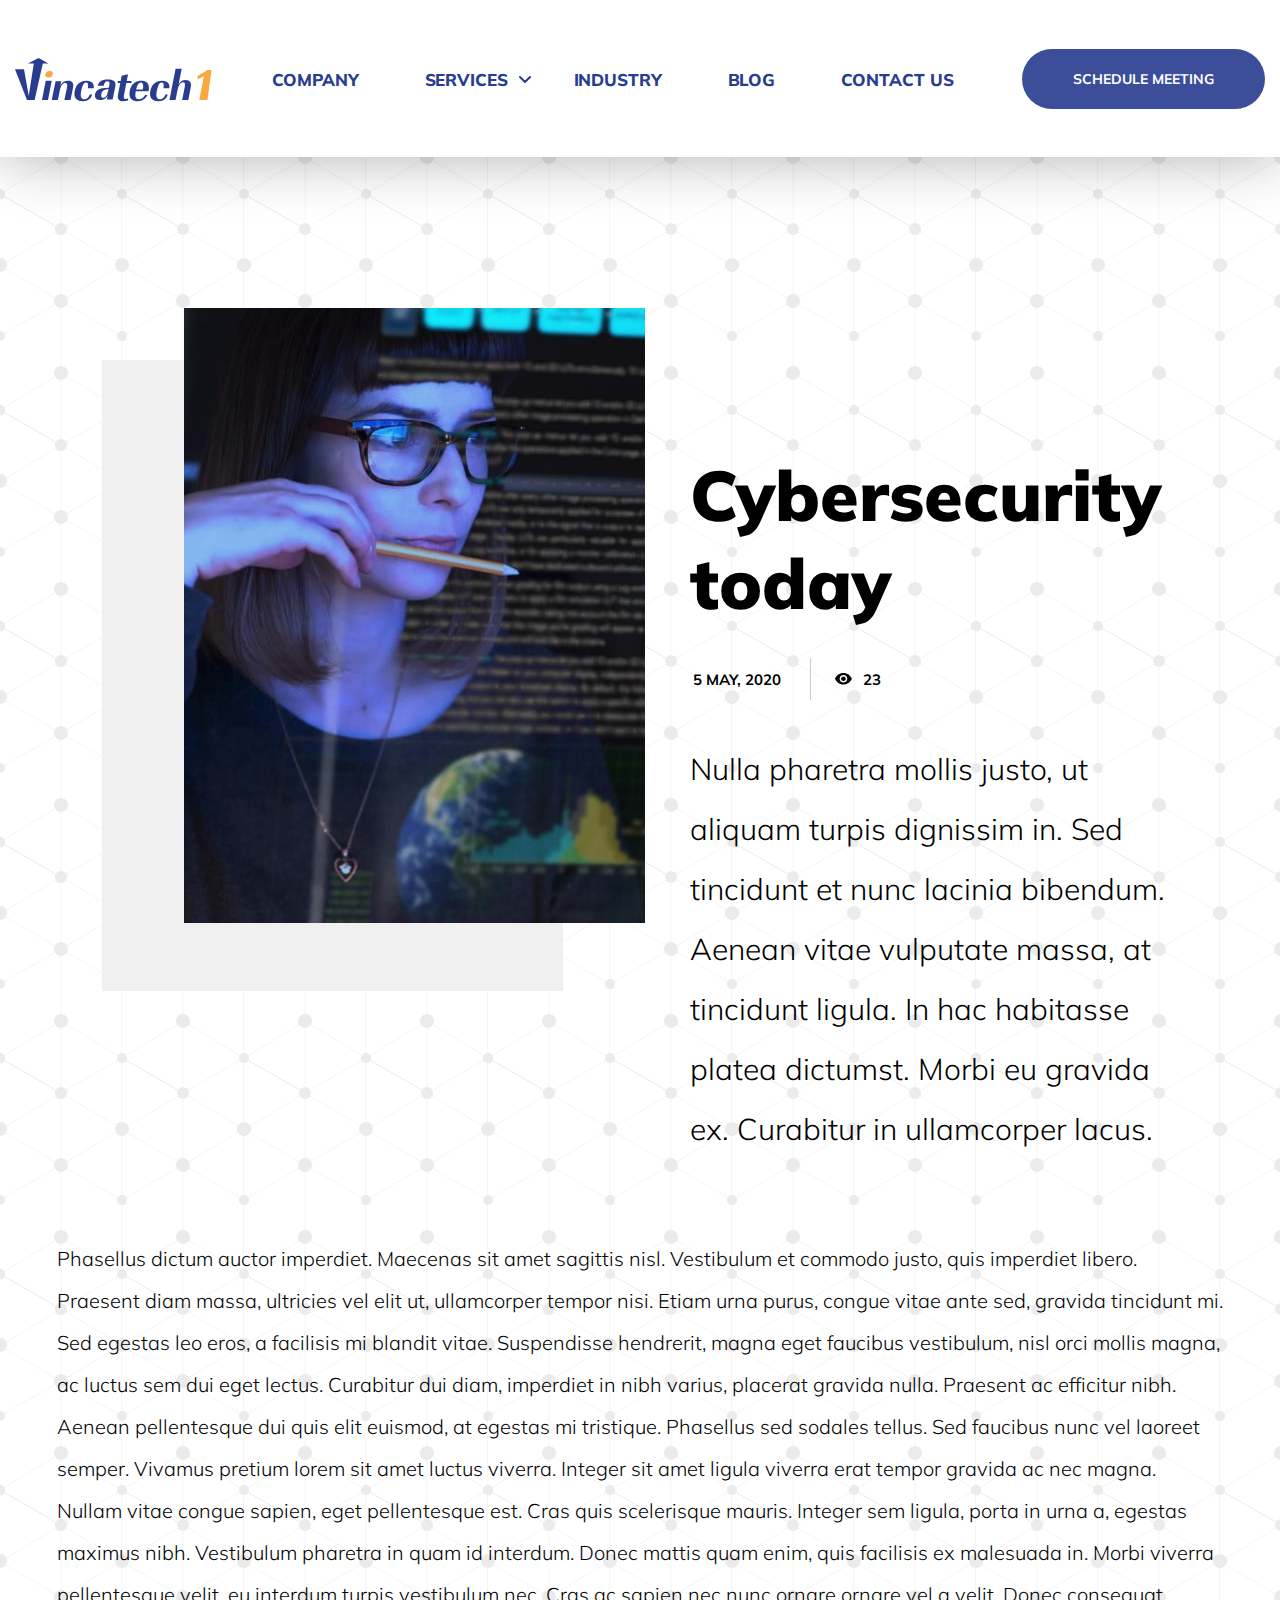
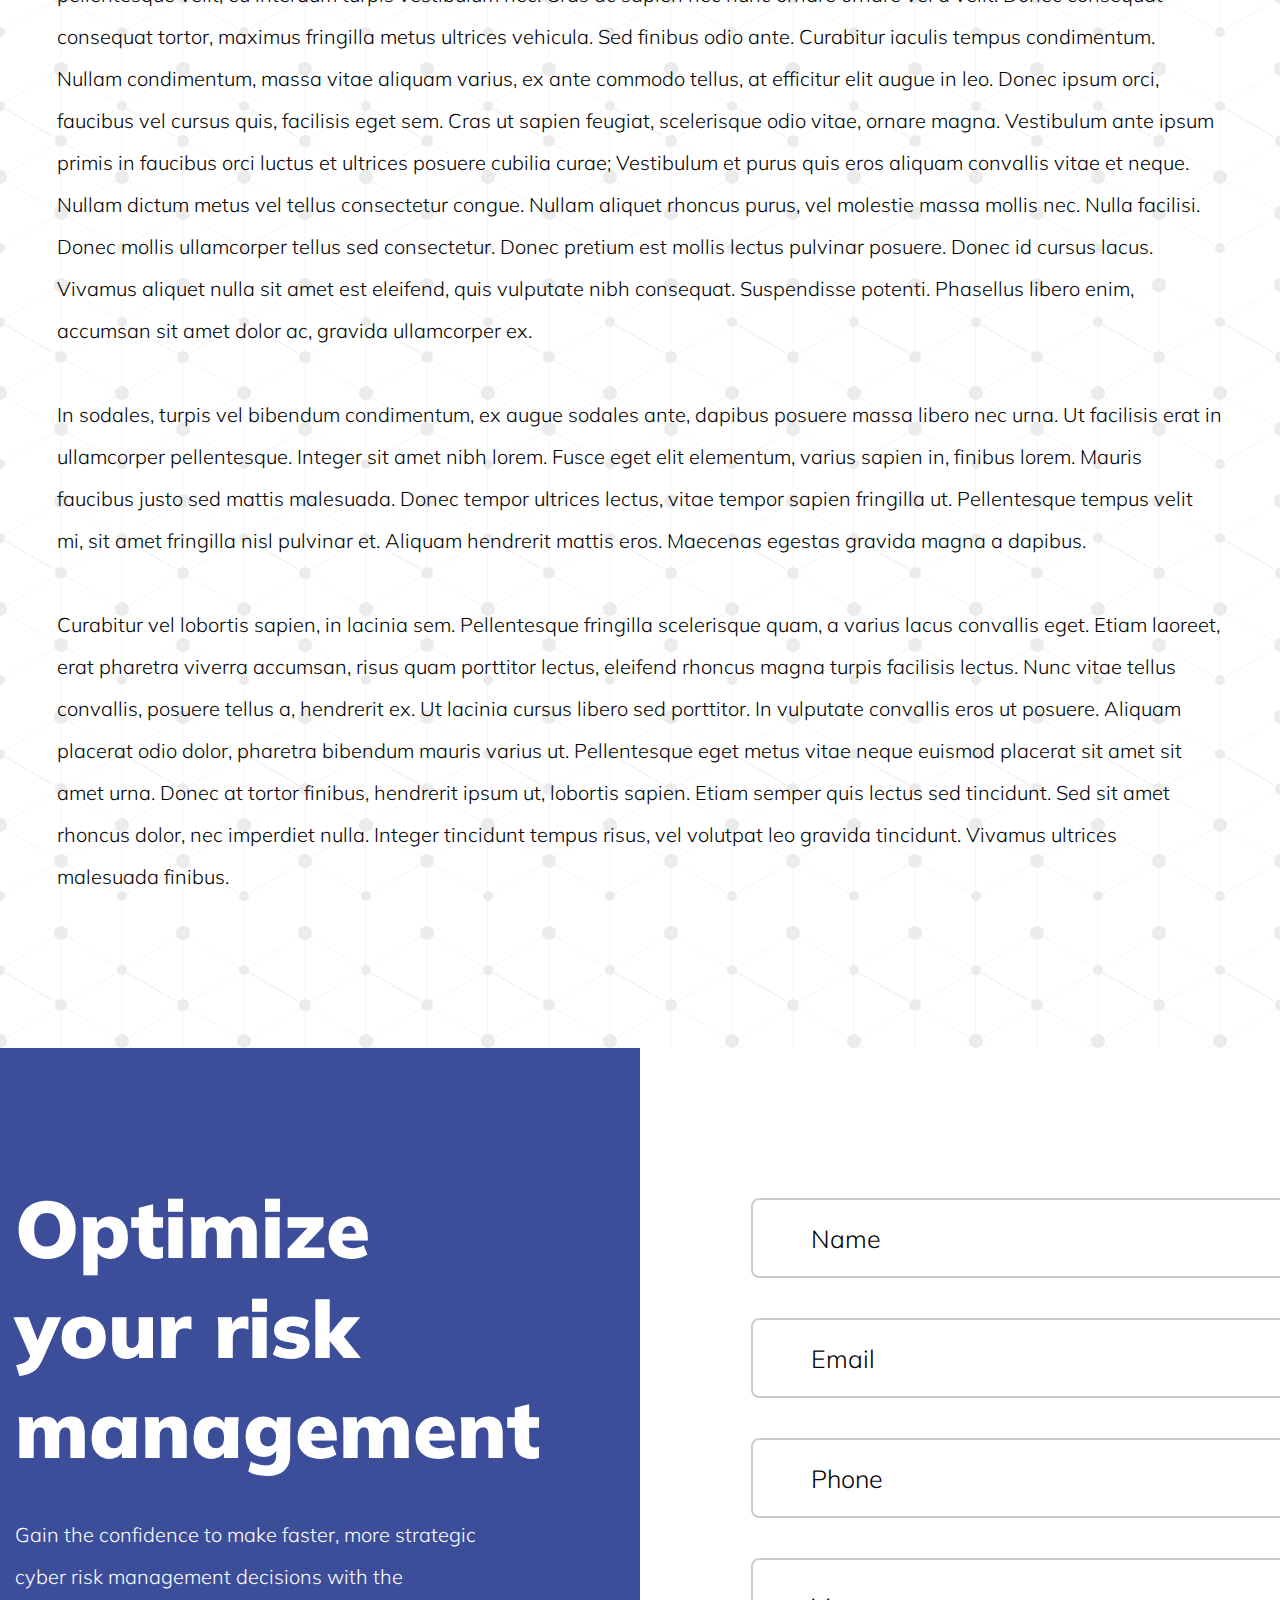
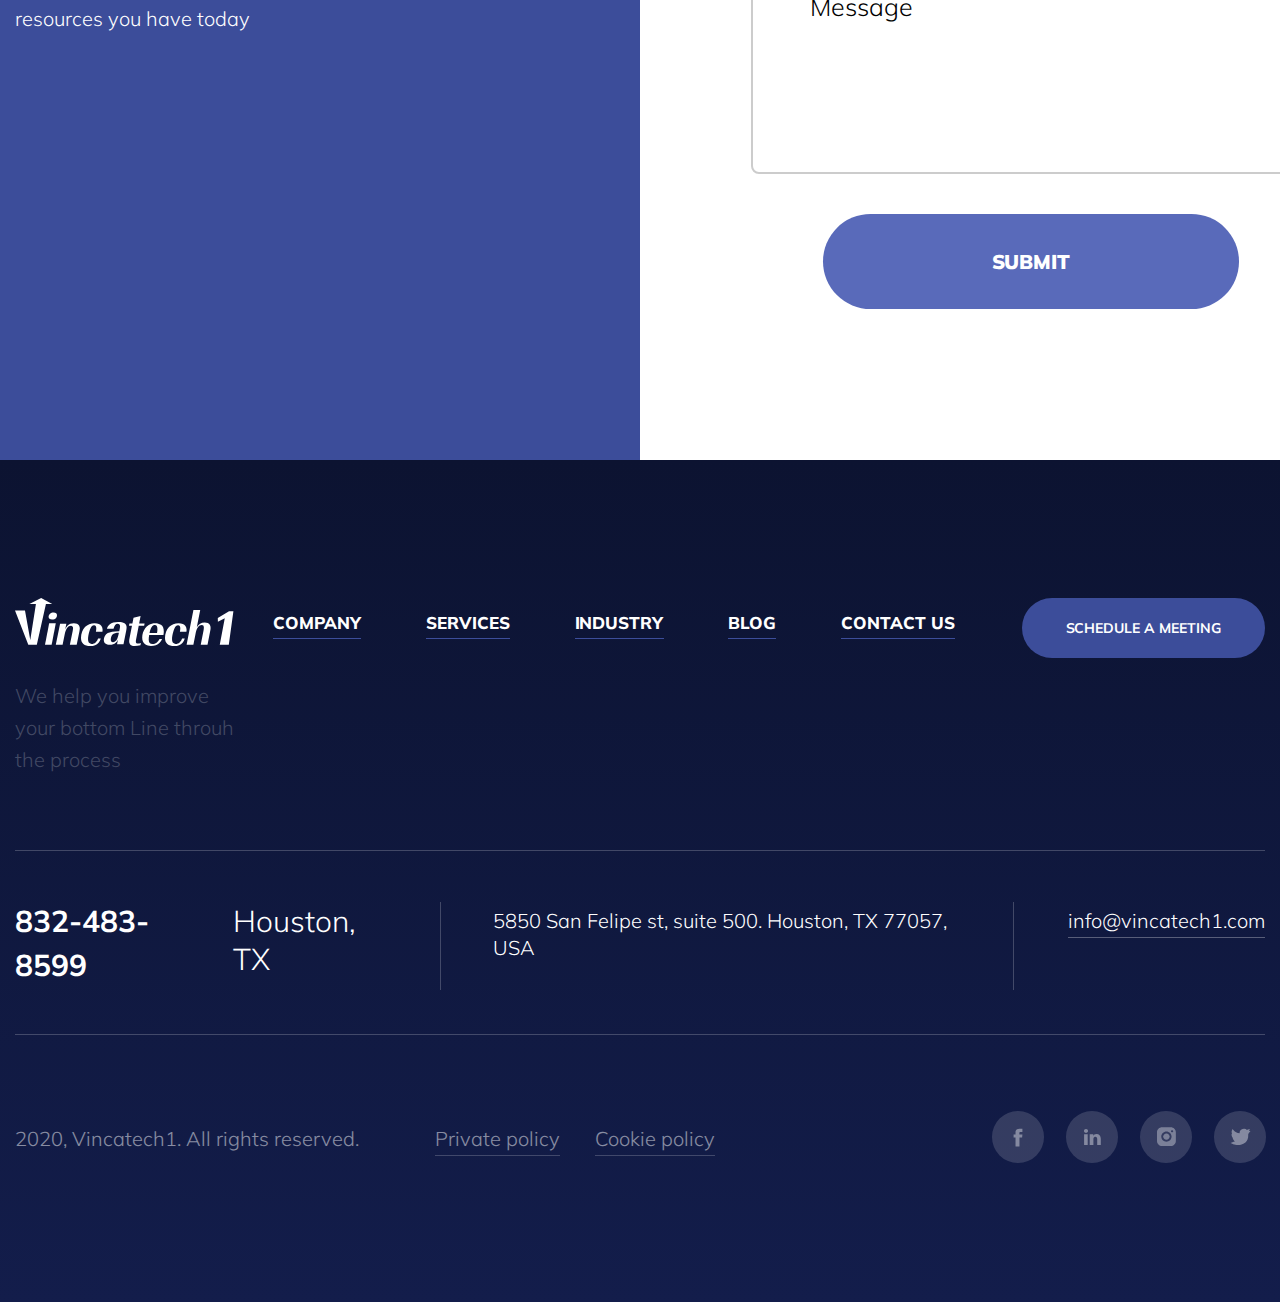
<file: blog-article.html>
<!DOCTYPE html>
<html lang="en-us">
<head>
    <meta charset="UTF-8">
    <meta name="viewport" content="width=device-width, initial-scale=1.0">
    <link rel="stylesheet" href="css/normalize.css">
    <link rel="stylesheet" href="css/style.css">
    <link href="https://fonts.googleapis.com/css2?family=Muli:wght@200;300;400;700;800;900&display=swap"
          rel="stylesheet">
    <title>Cybersecurity today - Vincatech1 - Cyber Security Solutions</title>
</head>
<body>
<header class="header">
    <div class="container">
        <div class="header__wrapper">
            <a class="header-logo" href="index.html">
                <img src="img/svg/header-logo.svg" alt="Vincatech1">
            </a>
            <a class="mobile-logo" href="index.html">
                <img class="mobile-logo__img" src="img/svg/mobile-logo.svg" alt="Vincatech1">
            </a>
            <nav class="site-navigation">
                <div class="site-navigation__cross">
                    <div></div>
                </div>
                <ul class="header-nav">
                    <li class="header-nav__item">
                        <a class="header-nav__link" href="company.html">Company</a>
                    </li>
                    <li class="header-nav__item dropdown-menu">
                        <a class="header-nav__link" href="#!">Services</a>
                        <div class="drop-menu">
                            <ul class="drop-menu__list">
                                <li class="drop-menu__item"><a href="managed-it.html" class="drop-menu__link">Managed
                                    IT</a></li>
                                <li class="drop-menu__item"><a href="office-365.html" class="drop-menu__link">Office
                                    365</a></li>
                                <li class="drop-menu__item"><a href="cybersecurity.html" class="drop-menu__link">Cybersecurity</a>
                                </li>
                                <li class="drop-menu__item"><a href="cloud-solutions.html" class="drop-menu__link">Cloud-based
                                    Solutions</a></li>
                                <li class="drop-menu__item"><a href="backup-recovery.html" class="drop-menu__link">Backup
                                    and
                                    Disaster Recovery</a></li>
                            </ul>
                        </div>
                    </li>
                    <li class="header-nav__item">
                        <a class="header-nav__link" href="industry.html">Industry</a>
                    </li>
                    <li class="header-nav__item">
                        <a class="header-nav__link" href="blog.html">Blog</a>
                    </li>
                    <li class="header-nav__item">
                        <a class="header-nav__link" href="contact-us.html">Contact us</a>
                    </li>
                </ul>
                <ul class="burger-nav">
                    <li class="burger-nav__item">
                        <a class="header-nav__link" href="company.html">Company</a>
                    </li>
                    <li class="burger-nav__item burger-menu">
                        <a class="header-nav__link" href="#!">Services</a>
                        <div class="drop-menu-burger">
                            <ul class="drop-menu-burger__list">
                                <li class="drop-menu-burger__item"><a href="managed-it.html" class="drop-menu__link">Managed
                                    IT</a></li>
                                <li class="drop-menu-burger__item"><a href="office-365.html" class="drop-menu__link">Office
                                    365</a></li>
                                <li class="drop-menu-burger__item"><a href="cybersecurity.html" class="drop-menu__link">Cybersecurity</a>
                                </li>
                                <li class="drop-menu-burger__item"><a href="cloud-solutions.html"
                                                                      class="drop-menu__link">Cloud-based
                                    Solutions</a></li>
                                <li class="drop-menu-burger__item"><a href="backup-recovery.html"
                                                                      class="drop-menu__link">Backup and
                                    Disaster Recovery</a></li>
                            </ul>
                        </div>
                        <div class="burger-arrow"></div>
                    </li>
                    <li class="burger-nav__item">
                        <a class="header-nav__link" href="industry.html">Industry</a>
                    </li>
                    <li class="burger-nav__item">
                        <a class="header-nav__link" href="blog.html">Blog</a>
                    </li>
                    <li class="burger-nav__item">
                        <a class="header-nav__link" href="contact-us.html">Contact us</a>
                    </li>
                    <li class="burger-nav__item burger-btn__item"><a class="burger-btn popup-meeting" href="#!">Schedule
                        meeting</a></li>
                </ul>
            </nav>
            <div class="header-burger">
                <div class="header-burger__menu">
                    <span></span>
                </div>
            </div>
            <a class="header-btn btn-blue popup-meeting" href="#!">Schedule meeting</a>
        </div>
    </div>
</header>
<main>
    <section class="blog-article">
        <div class="container">
            <article class="blog-post">
                <div class="blog-post__intro">
                    <div class="blog-post__left">
                        <img class="blog-article__img_big" src="img/blog-page-img-2.jpg" alt="Cybersecurity today">
                        <img class="blog-article__img_small" src="img/blog-page-img-2-small.jpg" alt="Cybersecurity today">
                    </div>
                    <div class="blog-post__right">
                        <h2 class="blog-post__title">Cybersecurity<br> today</h2>
                        <div class="blog-block__date blog-post__date">
                            <div class="blog-time">
                                <time datetime="2020-05-05">5 MAY, 2020</time>
                            </div>
                            <div class="blog-views"><span>23</span></div>
                        </div>
                        <p class="blog-post__text">Nulla pharetra mollis justo, ut aliquam turpis dignissim in. Sed
                            tincidunt et nunc lacinia bibendum. Aenean vitae vulputate massa, at tincidunt ligula. In
                            hac habitasse platea dictumst. Morbi eu gravida ex. <span class="blog-article_hidden">Curabitur in ullamcorper lacus.</span>
                        </p>
                    </div>
                </div>
                <p class="blog-article__text">Phasellus dictum auctor imperdiet. Maecenas sit amet sagittis nisl.
                    Vestibulum et commodo justo, quis
                    imperdiet libero. Praesent diam massa, ultricies vel elit ut, ullamcorper tempor nisi. Etiam urna
                    purus, congue vitae ante sed, gravida tincidunt mi. Sed egestas leo eros, a facilisis mi blandit
                    vitae. Suspendisse hendrerit, magna eget faucibus vestibulum, nisl orci mollis magna, ac luctus sem
                    dui eget lectus. Curabitur dui diam, imperdiet in nibh varius, placerat gravida nulla. Praesent ac
                    efficitur nibh.<br>
                    Aenean pellentesque dui quis elit euismod, at egestas mi tristique. Phasellus sed sodales tellus.
                    Sed faucibus nunc vel laoreet semper. Vivamus pretium lorem sit amet luctus viverra. Integer sit
                    amet ligula viverra erat tempor gravida ac nec magna. Nullam vitae congue sapien, eget pellentesque
                    est. Cras quis scelerisque mauris. Integer sem ligula, porta in urna a, egestas maximus nibh.
                    Vestibulum pharetra in quam id interdum. Donec mattis quam enim, quis facilisis ex malesuada in.
                    Morbi viverra pellentesque velit, eu interdum turpis vestibulum nec. Cras ac sapien nec nunc ornare
                    ornare vel a velit. Donec consequat consequat tortor, maximus fringilla metus ultrices vehicula. Sed
                    finibus odio ante. Curabitur iaculis tempus condimentum.
                    Nullam condimentum, massa vitae aliquam varius, ex ante commodo tellus, at efficitur elit augue in
                    leo. Donec ipsum orci, faucibus vel cursus quis, facilisis eget sem. Cras ut sapien feugiat,
                    scelerisque odio vitae, ornare magna. Vestibulum ante ipsum primis in faucibus orci luctus et
                    ultrices posuere cubilia curae; Vestibulum et purus quis eros aliquam convallis vitae et neque.
                    Nullam dictum metus vel tellus consectetur congue. Nullam aliquet rhoncus purus, vel molestie massa
                    mollis nec. Nulla facilisi. Donec mollis ullamcorper tellus sed consectetur. Donec pretium est
                    mollis lectus pulvinar posuere. Donec id cursus lacus. Vivamus aliquet nulla sit amet est eleifend,
                    quis vulputate nibh consequat. Suspendisse potenti. Phasellus libero enim, accumsan sit amet dolor
                    ac, gravida ullamcorper ex.<br><br>

                    In sodales, turpis vel bibendum condimentum, ex augue sodales ante, dapibus posuere massa libero nec
                    urna. Ut facilisis erat in ullamcorper pellentesque. Integer sit amet nibh lorem. Fusce eget elit
                    elementum, varius sapien in, finibus lorem. Mauris faucibus justo sed mattis malesuada. Donec tempor
                    ultrices lectus, vitae tempor sapien fringilla ut. Pellentesque tempus velit mi, sit amet fringilla
                    nisl pulvinar et. Aliquam hendrerit mattis eros. Maecenas egestas gravida magna a dapibus.<br><br>

                    Curabitur vel lobortis sapien, in lacinia sem. Pellentesque fringilla scelerisque quam, a varius
                    lacus convallis eget. Etiam laoreet, erat pharetra viverra accumsan, risus quam porttitor lectus,
                    eleifend rhoncus magna turpis facilisis lectus. Nunc vitae tellus convallis, posuere tellus a,
                    hendrerit ex. Ut lacinia cursus libero sed porttitor. In vulputate convallis eros ut posuere.
                    Aliquam placerat odio dolor, pharetra bibendum mauris varius ut. Pellentesque eget metus vitae neque
                    euismod placerat sit amet sit amet urna. Donec at tortor finibus, hendrerit ipsum ut, lobortis
                    sapien. Etiam semper quis lectus sed tincidunt. Sed sit amet rhoncus dolor, nec imperdiet nulla.
                    Integer tincidunt tempus risus, vel volutpat leo gravida tincidunt. Vivamus ultrices malesuada
                    finibus.</p>
            </article>
        </div>
    </section>
    <section class="feedback">
        <div class="container">
            <div class="feedback__wrapper">
                <div class="feedback__left">
                    <h2 class="feedback-title">Optimize your risk management</h2>
                    <p class="feedback-subtitle">Gain the confidence to make faster, more strategic cyber risk
                        management
                        decisions with the resources you have today</p>
                </div>
                <div class="feedback__right">
                    <form class="form feedback-form" action="#" method="post">
                        <input class="form__field" type="text" name="name" placeholder="Name" required
                               onfocus="if (placeholder == 'Name') {placeholder = ''}"
                               onblur="if (placeholder == '') {placeholder = 'Name'}">
                        <input class="form__field" type="email" name="email" placeholder="Email" required
                               onfocus="if (placeholder == 'Email') {placeholder = ''}"
                               onblur="if (placeholder == '') {placeholder = 'Email'}">
                        <input class="form__field" type="tel" name="phone" placeholder="Phone" required
                               onfocus="if (placeholder == 'Phone') {placeholder = ''}"
                               onblur="if (placeholder == '') {placeholder = 'Phone'}">
                        <textarea class="textarea" name="message" placeholder="Message" required
                                  onfocus="if (placeholder == 'Message') {placeholder = ''}"
                                  onblur="if (placeholder == '') {placeholder = 'Message'}"></textarea>
                        <button class="submit-btn btn-blue feedback-submit" type="submit">Submit</button>
                    </form>
                    <div class="feedback-confirmation">
                        <p class="feedback-confirmation__message">Thank you!<br> Your message sent. We will contact you back
                            as soon as we get email.</p>
                    </div>
                </div>
            </div>
        </div>
    </section>
</main>
<footer class="footer">
    <div class="container">
        <div class="footer__top">
            <a class="footer-logo" href="index.html">
                <img src="img/svg/footer-logo.svg" alt="Vincatech1">
            </a>
            <ul class="footer-nav">
                <li class="footer-nav__item">
                    <a class="footer-nav__link" href="company.html">Company</a>
                </li>
                <li class="footer-nav__item">
                    <a class="footer-nav__link" href="office-365.html">Services</a>
                </li>
                <li class="footer-nav__item">
                    <a class="footer-nav__link" href="industry.html">Industry</a>
                </li>
                <li class="footer-nav__item">
                    <a class="footer-nav__link" href="blog.html">Blog</a>
                </li>
                <li class="footer-nav__item">
                    <a class="footer-nav__link" href="contact-us.html">Contact us</a>
                </li>
            </ul>
            <a class="footer-btn btn-blue popup-meeting" href="#!">Schedule a meeting</a>
            <div class="footer__hidden-block">
                <div class="footer__middle__phone">
                    <a class="phone-link" href="tel:832-483-8599">832-483-8599</a>
                </div>
                <div class="footer__middle__city">Houston, TX</div>
            </div>
        </div>
        <div class="footer__descr">
            We help you improve<br> your bottom Line throuh<br> the process
        </div>
        <div class="footer__middle">
            <div class="footer__middle-block">
                <div class="footer__middle__phone">
                    <a class="phone-link" href="tel:832-483-8599">832-483-8599</a>
                </div>
                <div class="footer__middle__city">Houston, TX</div>
            </div>
            <div class="footer__middle-block">
                5850 San Felipe st, suite 500. Houston, TX 77057, USA
            </div>
            <div class="footer__middle-block email-block">
                <a class="email-link" href="mailto:info@vincatech1.com">info@vincatech1.com</a>
            </div>
        </div>
        <div class="footer__bottom">
            <div class="footer__copyright">
                <p class="copyright-text">2020, Vincatech1. All rights reserved.</p>
                <a class="policy-link" href="privacy-policy.html" target="_blank">Private policy</a>
                <a class="policy-link" href="cookies-policy.html" target="_blank">Cookie policy</a>
            </div>
            <div class="footer__socials">
                <ul class="social-list">
                    <li class="social-list-item">
                        <a class="social-list-link social-list-link--fb" href="https://www.facebook.com/vincatech/" target="_blank"></a>
                    </li>
                    <li class="social-list-item">
                        <a class="social-list-link social-list-link--lkdn" href="http://linkedin.com/company/vincatech1/about" target="_blank"></a>
                    </li>
                    <li class="social-list-item">
                        <a class="social-list-link social-list-link--inst" href="http://instagram.com/vincatech1" target="_blank"></a>
                    </li>
                    <li class="social-list-item">
                        <a class="social-list-link social-list-link--twt" href="https://twitter.com/VincaTech1/" target="_blank"></a>
                    </li>
                </ul>
            </div>
        </div>
    </div>
</footer>
<div class="popup">
    <div class="popup__body">
        <div class="popup-close">
            <div class="popup-close__block">

            </div>
        </div>
        <div class="popup__wrapper">
            <h2 class="popup__title">Schedule a meeting</h2>
            <p class="popup__subtitle">We do our best work when we can learn <br> about your business, people, process
                and strategies.<br> Request a
                meeting now!</p>
            <form class="form popup__form" action="#" method="post">
                <input class="form__field popup__field" type="text" name="name" placeholder="Name" required
                       onfocus="if (placeholder == 'Name') {placeholder = ''}"
                       onblur="if (placeholder == '') {placeholder = 'Name'}">
                <input class="form__field popup__field" type="text" name="company" placeholder="Company" required
                       onfocus="if (placeholder == 'Company') {placeholder = ''}"
                       onblur="if (placeholder == '') {placeholder = 'Company'}">
                <input class="form__field popup__field" type="email" name="email" placeholder="Email" required
                       onfocus="if (placeholder == 'Email') {placeholder = ''}"
                       onblur="if (placeholder == '') {placeholder = 'Email'}">
                <input class="form__field popup__field" type="tel" name="phone" placeholder="Phone" required
                       onfocus="if (placeholder == 'Phone') {placeholder = ''}"
                       onblur="if (placeholder == '') {placeholder = 'Phone'}">
                <textarea class="textarea popup__field popup__area" name="message" placeholder="Message" required
                          onfocus="if (placeholder == 'Message') {placeholder = ''}"
                          onblur="if (placeholder == '') {placeholder = 'Message'}"></textarea>
                <button class="submit-btn btn-blue popup-submit" type="submit">Submit</button>
            </form>
            <div class="popup-confirmation">
                <p class="popup-confirmation__message">Thank you!<br> Your message sent. We will contact you back
                    as soon as we get email.</p>
            </div>
        </div>
    </div>
</div>
<script src="https://code.jquery.com/jquery-3.5.1.min.js"></script>
<script src="js/main.js"></script>
</body>
</html>
</file>
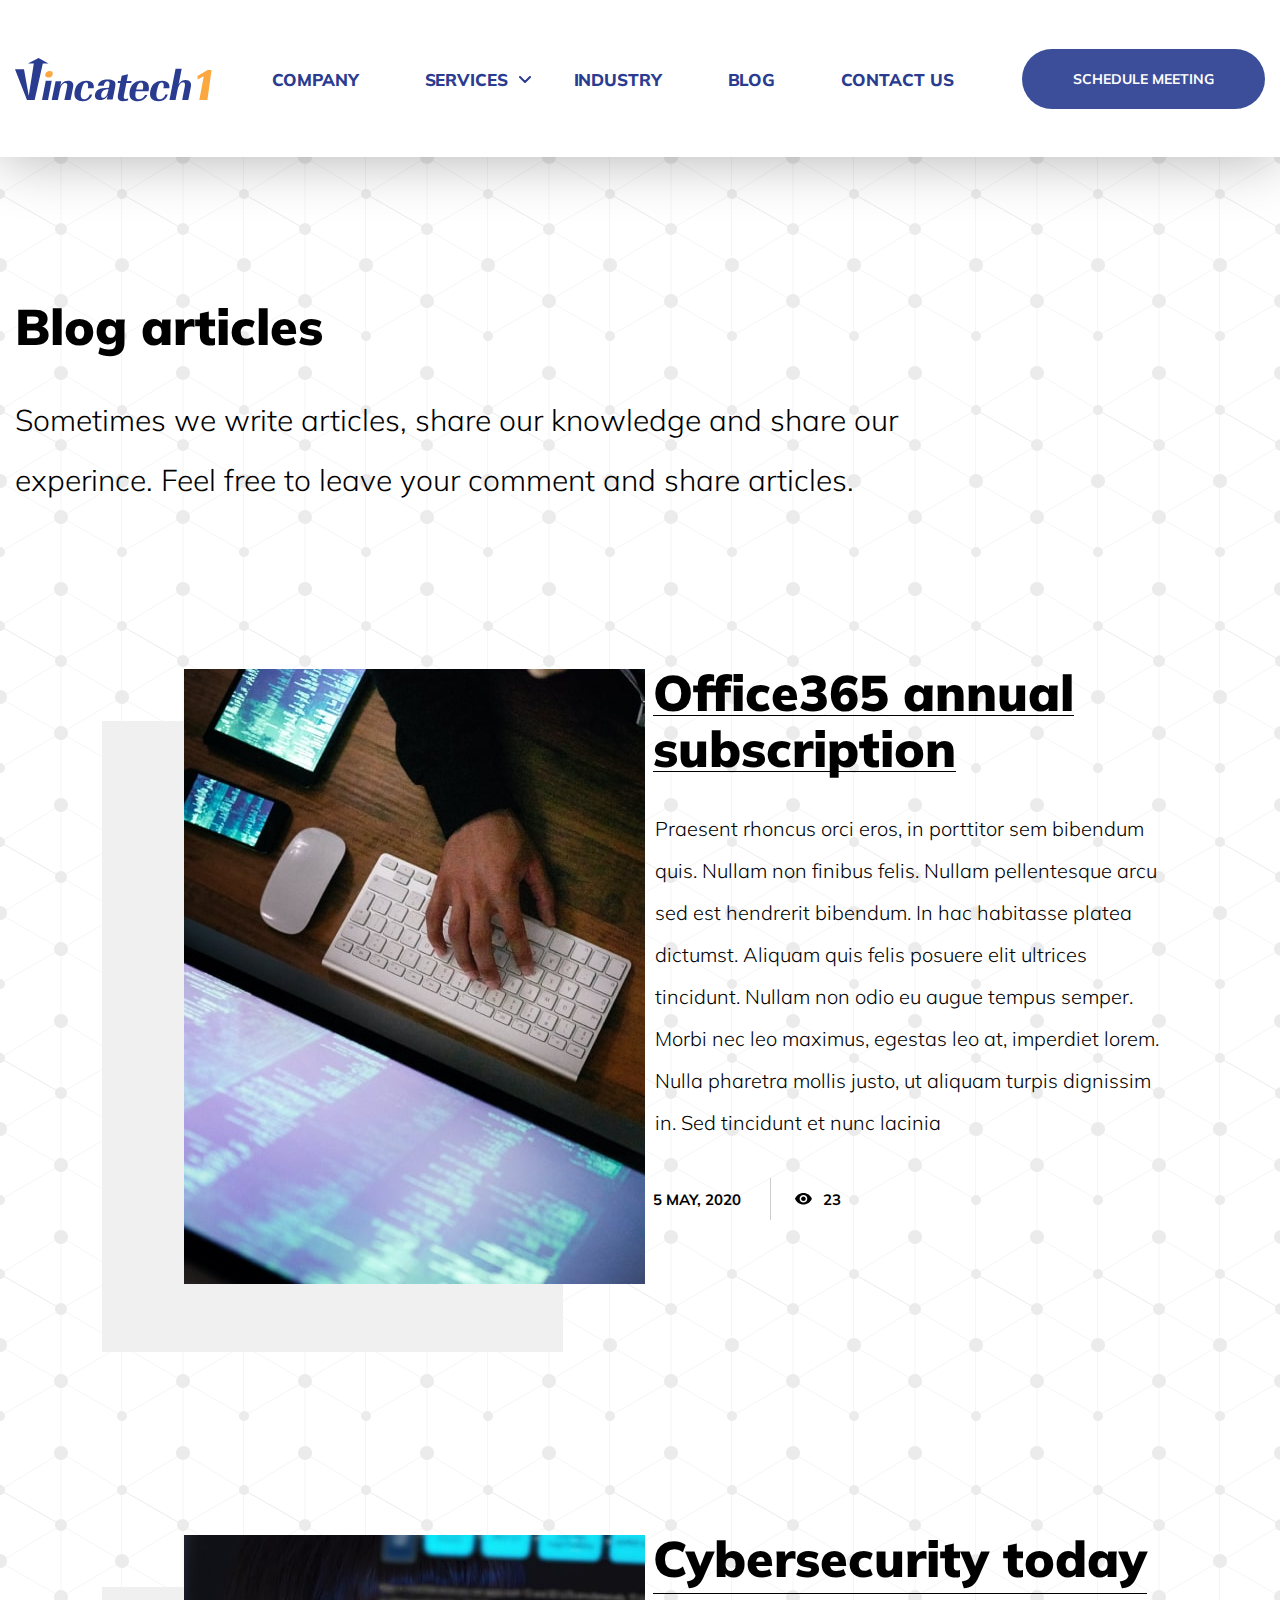
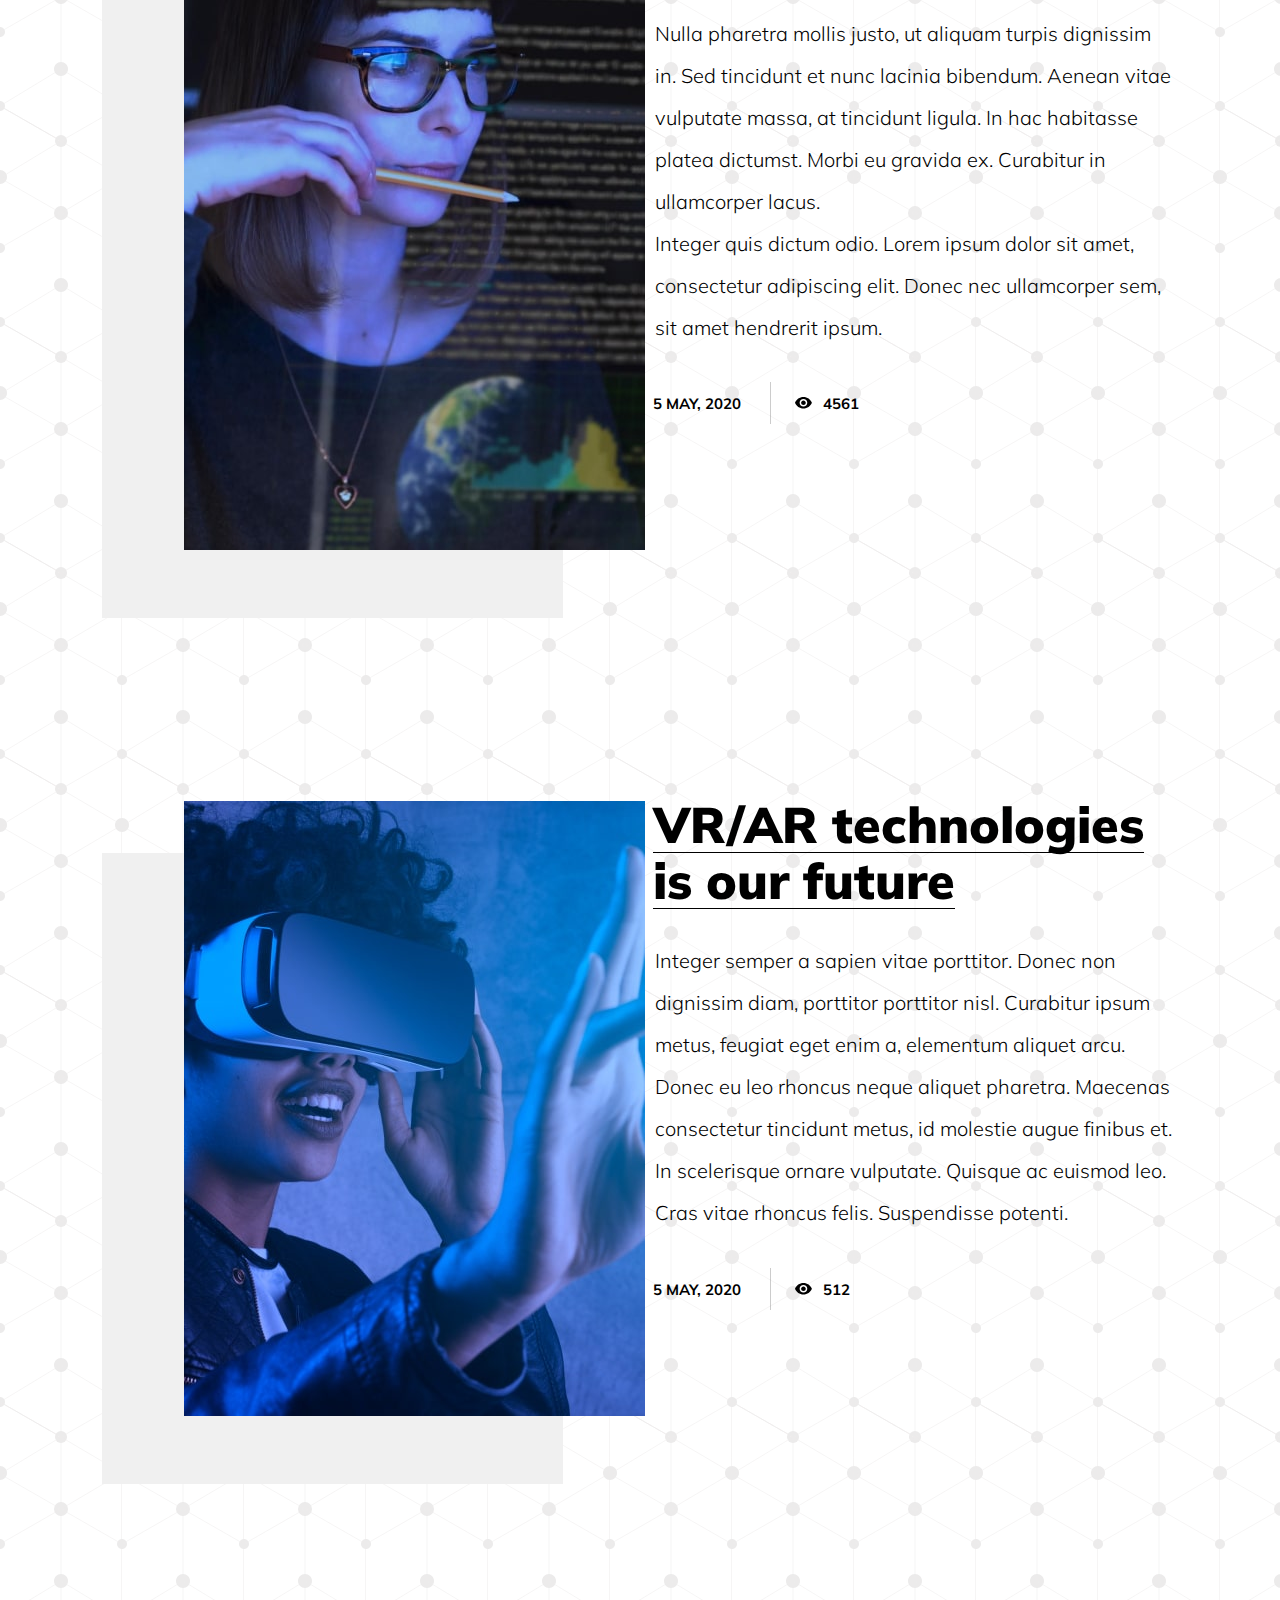
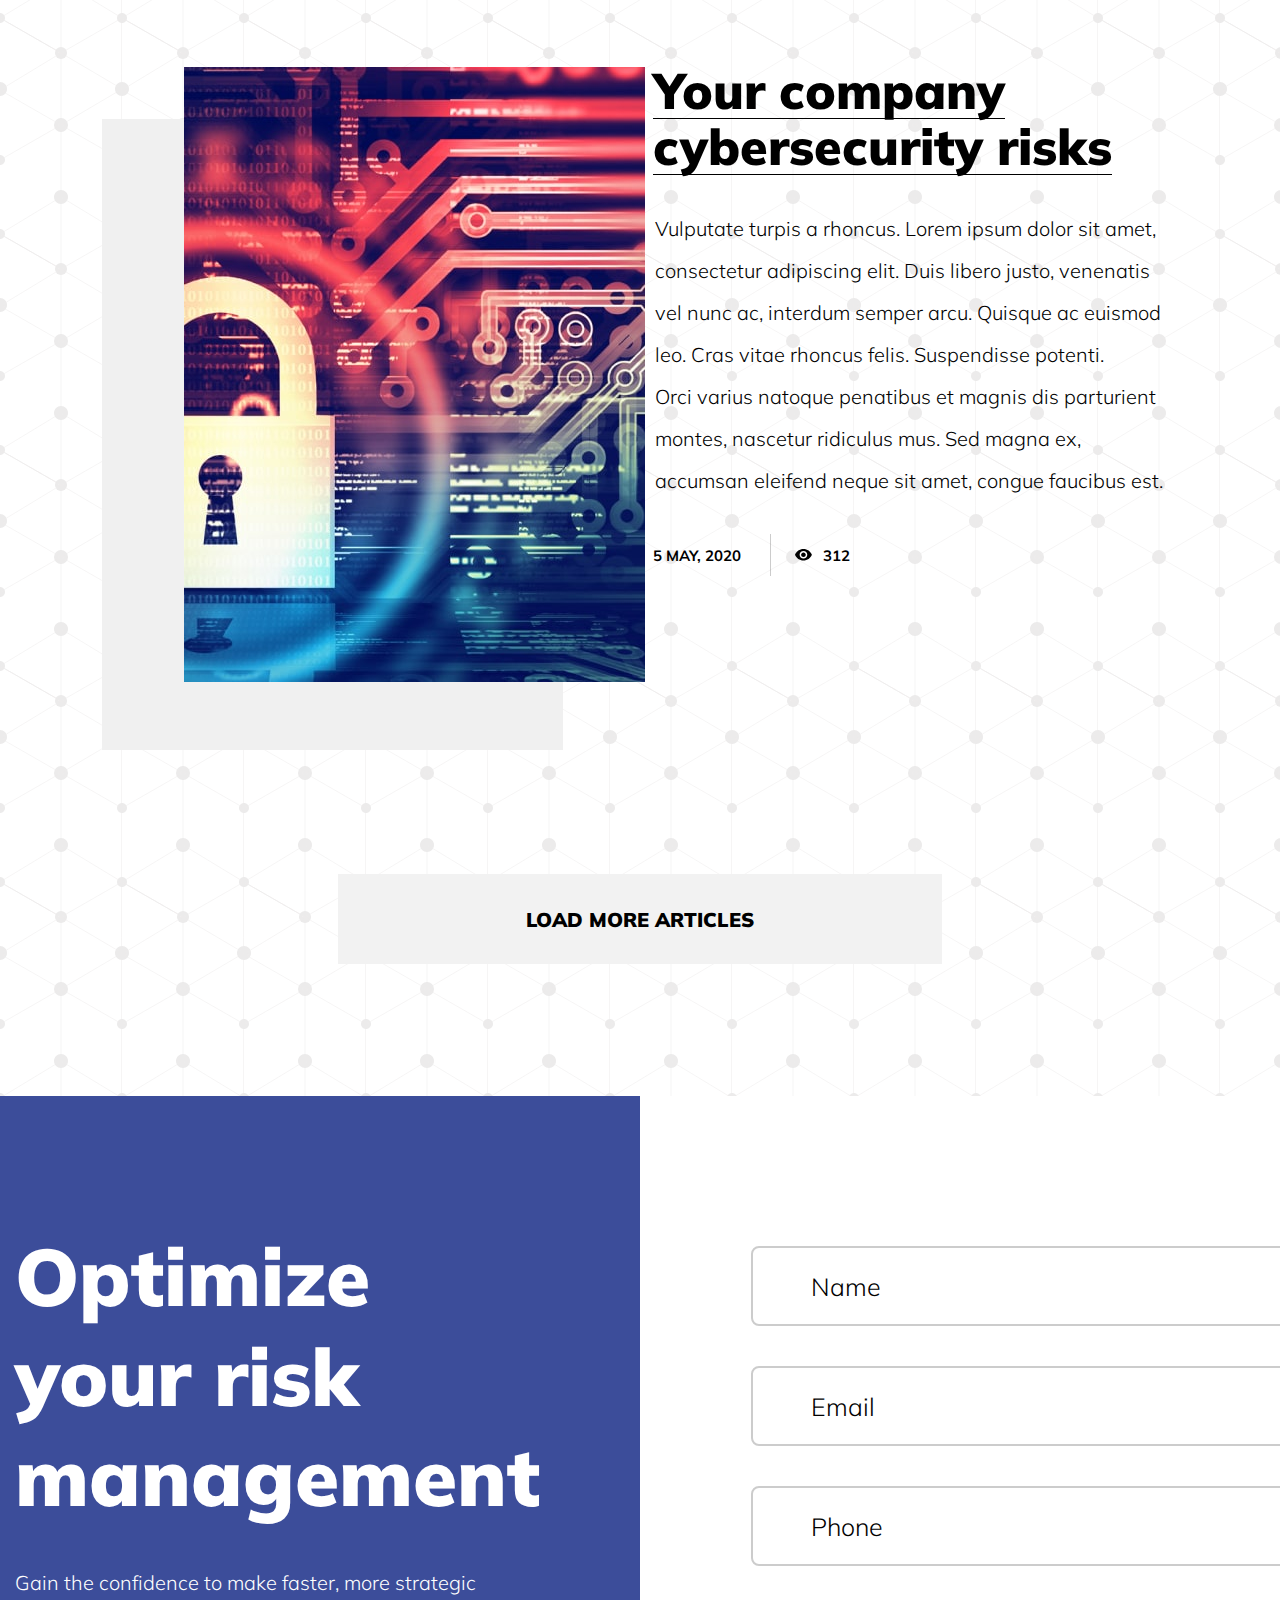
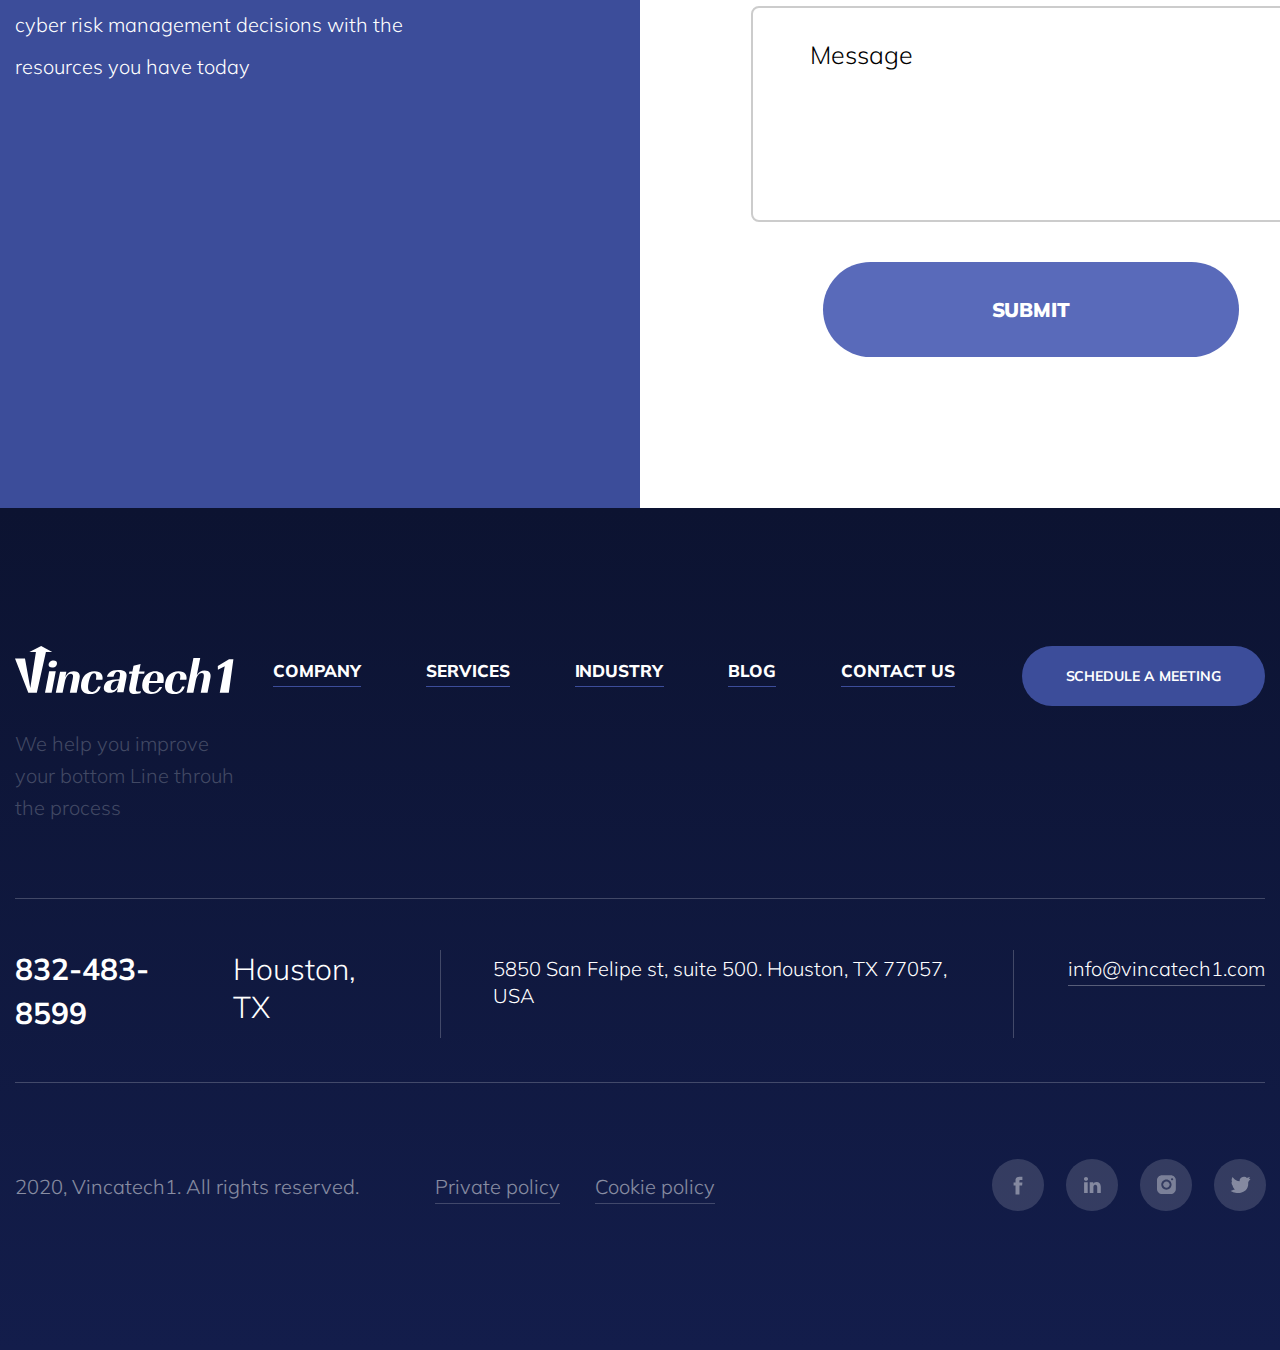
<file: blog.html>
<!DOCTYPE html>
<html lang="en-us">
<head>
    <meta charset="UTF-8">
    <meta name="viewport" content="width=device-width, initial-scale=1.0">
    <link rel="stylesheet" href="css/normalize.css">
    <link rel="stylesheet" href="css/style.css">
    <link href="https://fonts.googleapis.com/css2?family=Muli:wght@200;300;400;700;800;900&display=swap"
          rel="stylesheet">
    <title>Blog - Vincatech1 - Cyber Security Solutions</title>
</head>
<body>
<header class="header">
    <div class="container">
        <div class="header__wrapper">
            <a class="header-logo" href="index.html">
                <img src="img/svg/header-logo.svg" alt="Vincatech1">
            </a>
            <a class="mobile-logo" href="index.html">
                <img class="mobile-logo__img" src="img/svg/mobile-logo.svg" alt="Vincatech1">
            </a>
            <nav class="site-navigation">
                <div class="site-navigation__cross">
                    <div></div>
                </div>
                <ul class="header-nav">
                    <li class="header-nav__item">
                        <a class="header-nav__link" href="company.html">Company</a>
                    </li>
                    <li class="header-nav__item dropdown-menu">
                        <a class="header-nav__link" href="#!">Services</a>
                        <div class="drop-menu">
                            <ul class="drop-menu__list">
                                <li class="drop-menu__item"><a href="managed-it.html" class="drop-menu__link">Managed
                                    IT</a></li>
                                <li class="drop-menu__item"><a href="office-365.html" class="drop-menu__link">Office
                                    365</a></li>
                                <li class="drop-menu__item"><a href="cybersecurity.html" class="drop-menu__link">Cybersecurity</a>
                                </li>
                                <li class="drop-menu__item"><a href="cloud-solutions.html" class="drop-menu__link">Cloud-based
                                    Solutions</a></li>
                                <li class="drop-menu__item"><a href="backup-recovery.html" class="drop-menu__link">Backup
                                    and
                                    Disaster Recovery</a></li>
                            </ul>
                        </div>
                    </li>
                    <li class="header-nav__item">
                        <a class="header-nav__link" href="industry.html">Industry</a>
                    </li>
                    <li class="header-nav__item">
                        <a class="header-nav__link" href="blog.html">Blog</a>
                    </li>
                    <li class="header-nav__item">
                        <a class="header-nav__link" href="contact-us.html">Contact us</a>
                    </li>
                </ul>
                <ul class="burger-nav">
                    <li class="burger-nav__item">
                        <a class="header-nav__link" href="company.html">Company</a>
                    </li>
                    <li class="burger-nav__item burger-menu">
                        <a class="header-nav__link" href="#!">Services</a>
                        <div class="drop-menu-burger">
                            <ul class="drop-menu-burger__list">
                                <li class="drop-menu-burger__item"><a href="managed-it.html" class="drop-menu__link">Managed
                                    IT</a></li>
                                <li class="drop-menu-burger__item"><a href="office-365.html" class="drop-menu__link">Office
                                    365</a></li>
                                <li class="drop-menu-burger__item"><a href="cybersecurity.html" class="drop-menu__link">Cybersecurity</a>
                                </li>
                                <li class="drop-menu-burger__item"><a href="cloud-solutions.html"
                                                                      class="drop-menu__link">Cloud-based
                                    Solutions</a></li>
                                <li class="drop-menu-burger__item"><a href="backup-recovery.html"
                                                                      class="drop-menu__link">Backup and
                                    Disaster Recovery</a></li>
                            </ul>
                        </div>
                        <div class="burger-arrow"></div>
                    </li>
                    <li class="burger-nav__item">
                        <a class="header-nav__link" href="industry.html">Industry</a>
                    </li>
                    <li class="burger-nav__item">
                        <a class="header-nav__link" href="blog.html">Blog</a>
                    </li>
                    <li class="burger-nav__item">
                        <a class="header-nav__link" href="contact-us.html">Contact us</a>
                    </li>
                    <li class="burger-nav__item burger-btn__item"><a class="burger-btn popup-meeting" href="#!">Schedule
                        meeting</a></li>
                </ul>
            </nav>
            <div class="header-burger">
                <div class="header-burger__menu">
                    <span></span>
                </div>
            </div>
            <a class="header-btn btn-blue popup-meeting" href="#!">Schedule meeting</a>
        </div>
    </div>
</header>
<main>
    <section class="blog">
        <div class="container">
            <h2 class="blog__title section-title">Blog articles</h2>
            <p class="blog__subtitle">Sometimes we write articles, share our knowledge and share our experince.<br> Feel
                free to leave your comment and<br> share articles.</p>
            <div class="blog__wrapper">
                <div class="blog-block">
                    <div class="blog-block__left">
                        <a href="blog-article.html">
                            <img class="blog__img_big" src="img/blog-page-img-1.jpg"
                                 alt="Office365 annual subscription">
                        </a>
                        <a href="blog-article.html">
                            <img class="blog__img_small" src="img/blog-page-img-1-small.jpg"
                                 alt="Office365 annual subscription">
                        </a>
                    </div>
                    <div class="blog-block__right">
                        <div class="blog-block__title-container-1">
                            <a class="blog-block__title-1 blog-block__title" href="blog-article.html">Office365 annual
                            </a>
                            <a class="blog-block__title-1 blog-block__title" href="blog-article.html">subscription
                            </a>
                        </div>
                        <p class="blog-block__text-1 blog-block__text">Praesent rhoncus orci eros, in porttitor
                            sem bibendum quis. Nullam non finibus felis. Nullam pellentesque arcu sed est hendrerit
                            bibendum. In hac habitasse platea dictumst. Aliquam quis felis posuere elit ultrices
                            tincidunt. Nullam non odio eu augue tempus semper. Morbi nec leo maximus, egestas leo at,
                            imperdiet lorem.<br>
                            <span class="blog_hidden">Nulla pharetra mollis justo, ut aliquam turpis dignissim in. Sed tincidunt et nunc lacinia</span>
                        </p>
                        <div class="blog-block__date">
                            <div class="blog-time">
                                <time datetime="2020-05-05">5 MAY, 2020</time>
                            </div>
                            <div class="blog-views"><span>23</span></div>
                        </div>
                    </div>
                </div>
                <div class="blog-block">
                    <div class="blog-block__left">
                        <a href="blog-article.html">
                            <img class="blog__img_big" src="img/blog-page-img-2.jpg" alt="Cybersecurity today">
                        </a>
                        <a href="blog-article.html">
                            <img class="blog__img_small" src="img/blog-page-img-2-small.jpg" alt="Cybersecurity today">
                        </a>
                    </div>
                    <div class="blog-block__right">
                        <div class="blog-block__title-container-2">
                            <a class="blog-block__title-2 blog-block__title" href="blog-article.html">Cybersecurity
                                today</a>
                        </div>
                        <p class="blog-block__text-2 blog-block__text">Nulla pharetra mollis justo, ut aliquam turpis
                            dignissim in. Sed
                            tincidunt et nunc lacinia bibendum. Aenean vitae vulputate massa, at tincidunt ligula. In
                            hac habitasse platea dictumst. Morbi eu gravida ex. Curabitur in ullamcorper lacus.<br>
                            Integer quis dictum odio. Lorem ipsum dolor sit amet, consectetur adipiscing elit. Donec nec
                            ullamcorper sem, sit amet hendrerit ipsum.</p>
                        <div class="blog-block__date">
                            <div class="blog-time">
                                <time datetime="2020-05-05">5 MAY, 2020</time>
                            </div>
                            <div class="blog-views"><span>4561</span></div>
                        </div>
                    </div>
                </div>
                <div class="blog-block">
                    <div class="blog-block__left">
                        <a href="blog-article.html">
                            <img class="blog__img_big" src="img/blog-page-img-3.jpg"
                                 alt="VR/AR technologies is our future">
                        </a>
                        <a href="blog-article.html">
                            <img class="blog__img_small" src="img/blog-page-img-3-small.jpg"
                                 alt="VR/AR technologies is our future">
                        </a>
                    </div>
                    <div class="blog-block__right">
                        <div class="blog-block__title-container-3">
                            <a class="blog-block__title-3 blog-block__title" href="blog-article.html">VR/AR
                                technologies</a>
                            <a class="blog-block__title-3 blog-block__title" href="blog-article.html">is our future</a>
                        </div>
                        <p class="blog-block__text-3 blog-block__text">Integer semper a sapien vitae porttitor. Donec
                            non dignissim diam,
                            porttitor porttitor nisl. Curabitur ipsum metus, feugiat eget enim a, elementum aliquet
                            arcu. Donec eu leo rhoncus neque aliquet pharetra. Maecenas consectetur tincidunt metus, id
                            molestie augue finibus et. In scelerisque ornare vulputate. Quisque ac euismod leo. Cras
                            vitae rhoncus felis. Suspendisse potenti.</p>
                        <div class="blog-block__date">
                            <div class="blog-time">
                                <time datetime="2020-05-05">5 MAY, 2020</time>
                            </div>
                            <div class="blog-views"><span>512</span></div>
                        </div>
                    </div>
                </div>
                <div class="blog-block">
                    <div class="blog-block__left">
                        <a href="blog-article.html">
                            <img class="blog__img_big" src="img/blog-page-img-4.jpg"
                                 alt="Your company cybersecurity risks">
                        </a>
                        <a href="blog-article.html">
                            <img class="blog__img_small" src="img/blog-page-img-4-small.jpg"
                                 alt="Your company cybersecurity risks">
                        </a>
                    </div>
                    <div class="blog-block__right">
                        <div class="blog-block__title-container-4">
                            <a class="blog-block__title-4 blog-block__title" href="blog-article.html">Your company</a>
                            <a class="blog-block__title-4 blog-block__title" href="blog-article.html">cybersecurity
                                risks</a>
                        </div>
                        <p class="blog-block__text-4 blog-block__text">Vulputate turpis a rhoncus. Lorem ipsum dolor sit
                            amet, consectetur
                            adipiscing elit. Duis libero justo, venenatis vel nunc ac, interdum semper arcu. Quisque ac
                            euismod leo. Cras vitae rhoncus felis. Suspendisse potenti.<br>
                            Orci varius natoque penatibus et magnis dis parturient montes, nascetur ridiculus mus. Sed
                            magna ex, accumsan eleifend neque sit amet, congue faucibus est.</p>
                        <div class="blog-block__date">
                            <div class="blog-time">
                                <time datetime="2020-05-05">5 MAY, 2020</time>
                            </div>
                            <div class="blog-views"><span>312</span></div>
                        </div>
                    </div>
                </div>
                <a class="blog-btn btn-gray" href="#!">Load more articles</a>
            </div>
        </div>
    </section>
    <section class="feedback">
        <div class="container">
            <div class="feedback__wrapper">
                <div class="feedback__left">
                    <h2 class="feedback-title">Optimize your risk management</h2>
                    <p class="feedback-subtitle">Gain the confidence to make faster, more strategic cyber risk
                        management
                        decisions with the resources you have today</p>
                </div>
                <div class="feedback__right">
                    <form class="form feedback-form" action="#" method="post">
                        <input class="form__field" type="text" name="name" placeholder="Name" required
                               onfocus="if (placeholder == 'Name') {placeholder = ''}"
                               onblur="if (placeholder == '') {placeholder = 'Name'}">
                        <input class="form__field" type="email" name="email" placeholder="Email" required
                               onfocus="if (placeholder == 'Email') {placeholder = ''}"
                               onblur="if (placeholder == '') {placeholder = 'Email'}">
                        <input class="form__field" type="tel" name="phone" placeholder="Phone" required
                               onfocus="if (placeholder == 'Phone') {placeholder = ''}"
                               onblur="if (placeholder == '') {placeholder = 'Phone'}">
                        <textarea class="textarea" name="message" placeholder="Message" required
                                  onfocus="if (placeholder == 'Message') {placeholder = ''}"
                                  onblur="if (placeholder == '') {placeholder = 'Message'}"></textarea>
                        <button class="submit-btn btn-blue feedback-submit" type="submit">Submit</button>
                    </form>
                    <div class="feedback-confirmation">
                        <p class="feedback-confirmation__message">Thank you!<br> Your message sent. We will contact you back
                            as soon as we get email.</p>
                    </div>
                </div>
            </div>
        </div>
    </section>
</main>
<footer class="footer">
    <div class="container">
        <div class="footer__top">
            <a class="footer-logo" href="index.html">
                <img src="img/svg/footer-logo.svg" alt="Vincatech1">
            </a>
            <ul class="footer-nav">
                <li class="footer-nav__item">
                    <a class="footer-nav__link" href="company.html">Company</a>
                </li>
                <li class="footer-nav__item">
                    <a class="footer-nav__link" href="office-365.html">Services</a>
                </li>
                <li class="footer-nav__item">
                    <a class="footer-nav__link" href="industry.html">Industry</a>
                </li>
                <li class="footer-nav__item">
                    <a class="footer-nav__link" href="blog.html">Blog</a>
                </li>
                <li class="footer-nav__item">
                    <a class="footer-nav__link" href="contact-us.html">Contact us</a>
                </li>
            </ul>
            <a class="footer-btn btn-blue popup-meeting" href="#!">Schedule a meeting</a>
            <div class="footer__hidden-block">
                <div class="footer__middle__phone">
                    <a class="phone-link" href="tel:832-483-8599">832-483-8599</a>
                </div>
                <div class="footer__middle__city">Houston, TX</div>
            </div>
        </div>
        <div class="footer__descr">
            We help you improve<br> your bottom Line throuh<br> the process
        </div>
        <div class="footer__middle">
            <div class="footer__middle-block">
                <div class="footer__middle__phone">
                    <a class="phone-link" href="tel:832-483-8599">832-483-8599</a>
                </div>
                <div class="footer__middle__city">Houston, TX</div>
            </div>
            <div class="footer__middle-block">
                5850 San Felipe st, suite 500. Houston, TX 77057, USA
            </div>
            <div class="footer__middle-block email-block">
                <a class="email-link" href="mailto:info@vincatech1.com">info@vincatech1.com</a>
            </div>
        </div>
        <div class="footer__bottom">
            <div class="footer__copyright">
                <p class="copyright-text">2020, Vincatech1. All rights reserved.</p>
                <a class="policy-link" href="privacy-policy.html" target="_blank">Private policy</a>
                <a class="policy-link" href="cookies-policy.html" target="_blank">Cookie policy</a>
            </div>
            <div class="footer__socials">
                <ul class="social-list">
                    <li class="social-list-item">
                        <a class="social-list-link social-list-link--fb" href="https://www.facebook.com/vincatech/" target="_blank"></a>
                    </li>
                    <li class="social-list-item">
                        <a class="social-list-link social-list-link--lkdn" href="http://linkedin.com/company/vincatech1/about" target="_blank"></a>
                    </li>
                    <li class="social-list-item">
                        <a class="social-list-link social-list-link--inst" href="http://instagram.com/vincatech1" target="_blank"></a>
                    </li>
                    <li class="social-list-item">
                        <a class="social-list-link social-list-link--twt" href="https://twitter.com/VincaTech1/" target="_blank"></a>
                    </li>
                </ul>
            </div>
        </div>
    </div>
</footer>
<div class="popup">
    <div class="popup__body">
        <div class="popup-close">
            <div class="popup-close__block">

            </div>
        </div>
        <div class="popup__wrapper">
            <h2 class="popup__title">Schedule a meeting</h2>
            <p class="popup__subtitle">We do our best work when we can learn <br> about your business, people, process
                and strategies.<br> Request a
                meeting now!</p>
            <form class="form popup__form" action="#" method="post">
                <input class="form__field popup__field" type="text" name="name" placeholder="Name" required
                       onfocus="if (placeholder == 'Name') {placeholder = ''}"
                       onblur="if (placeholder == '') {placeholder = 'Name'}">
                <input class="form__field popup__field" type="text" name="company" placeholder="Company" required
                       onfocus="if (placeholder == 'Company') {placeholder = ''}"
                       onblur="if (placeholder == '') {placeholder = 'Company'}">
                <input class="form__field popup__field" type="email" name="email" placeholder="Email" required
                       onfocus="if (placeholder == 'Email') {placeholder = ''}"
                       onblur="if (placeholder == '') {placeholder = 'Email'}">
                <input class="form__field popup__field" type="tel" name="phone" placeholder="Phone" required
                       onfocus="if (placeholder == 'Phone') {placeholder = ''}"
                       onblur="if (placeholder == '') {placeholder = 'Phone'}">
                <textarea class="textarea popup__field popup__area" name="message" placeholder="Message" required
                          onfocus="if (placeholder == 'Message') {placeholder = ''}"
                          onblur="if (placeholder == '') {placeholder = 'Message'}"></textarea>
                <button class="submit-btn btn-blue popup-submit" type="submit">Submit</button>
            </form>
            <div class="popup-confirmation">
                <p class="popup-confirmation__message">Thank you!<br> Your message sent. We will contact you back
                    as soon as we get email.</p>
            </div>
        </div>
    </div>
</div>
<script src="https://code.jquery.com/jquery-3.5.1.min.js"></script>
<script src="js/main.js"></script>
</body>
</html>
</file>
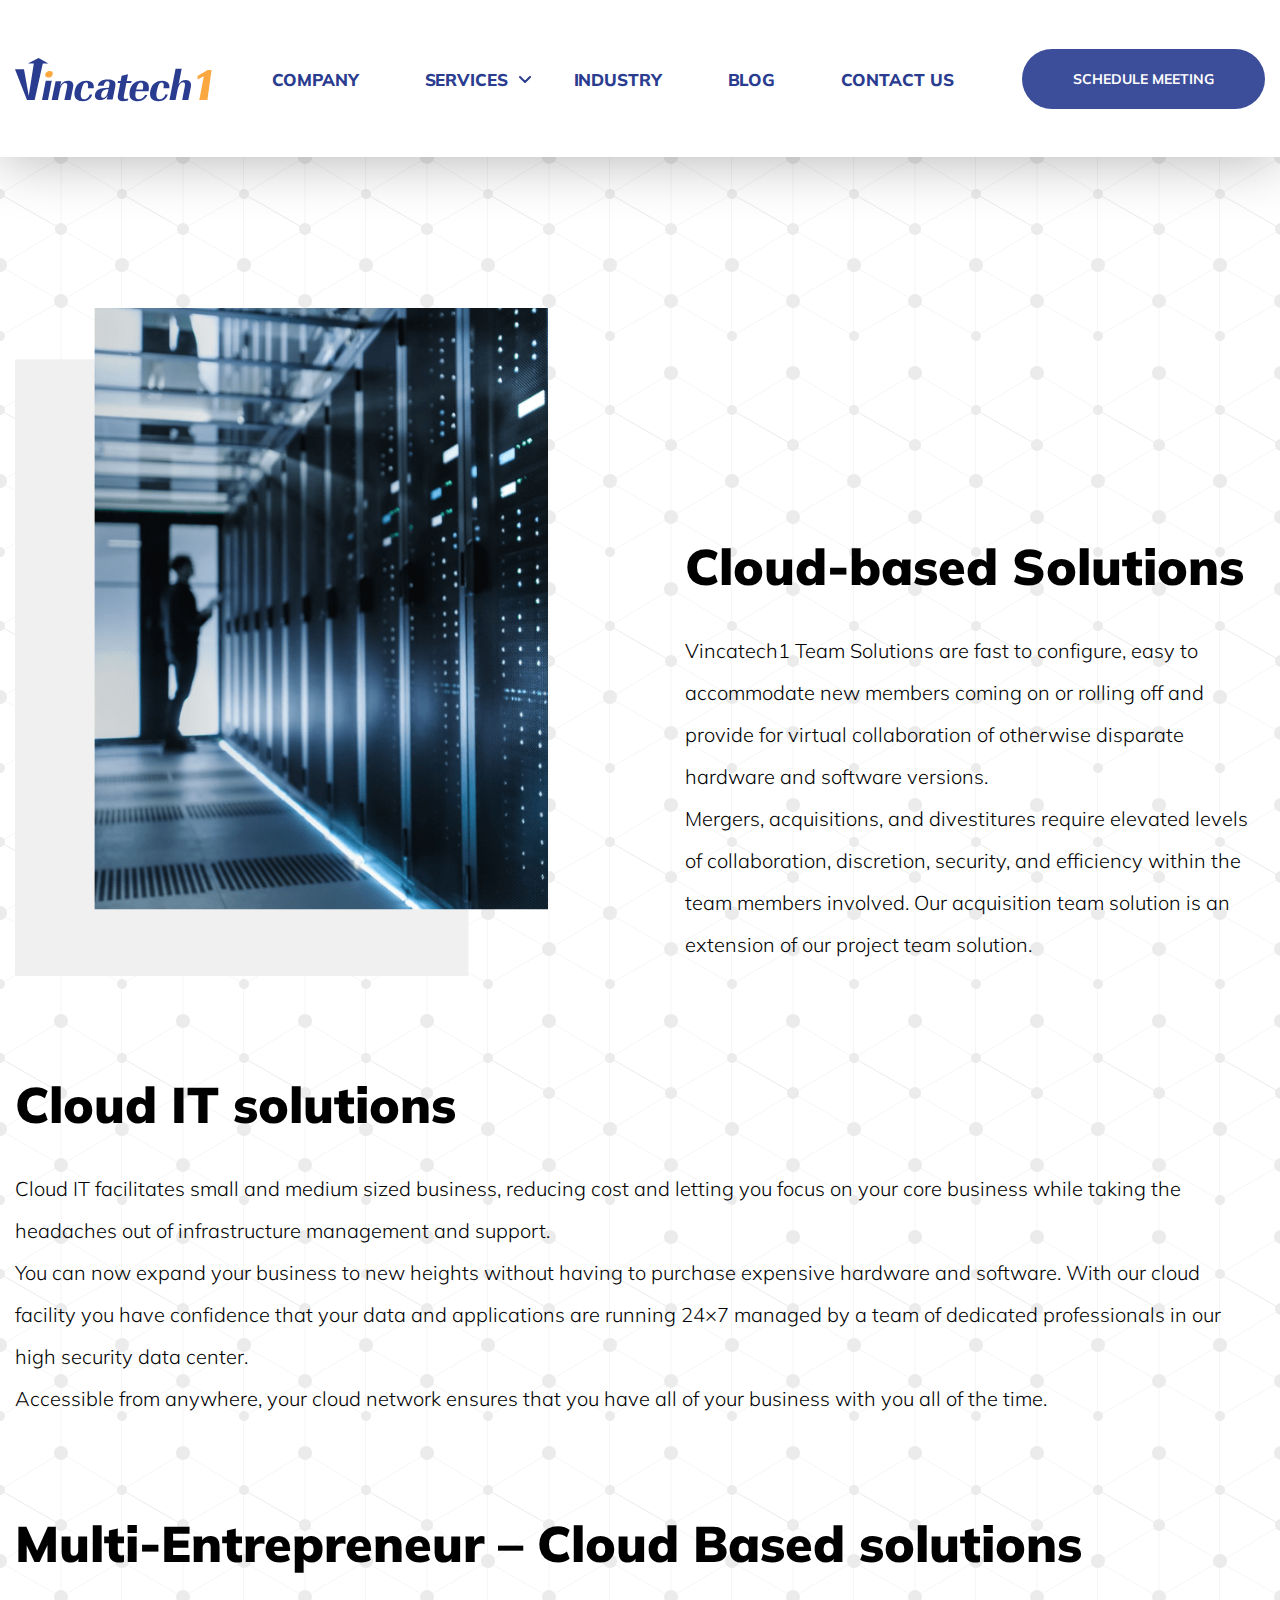
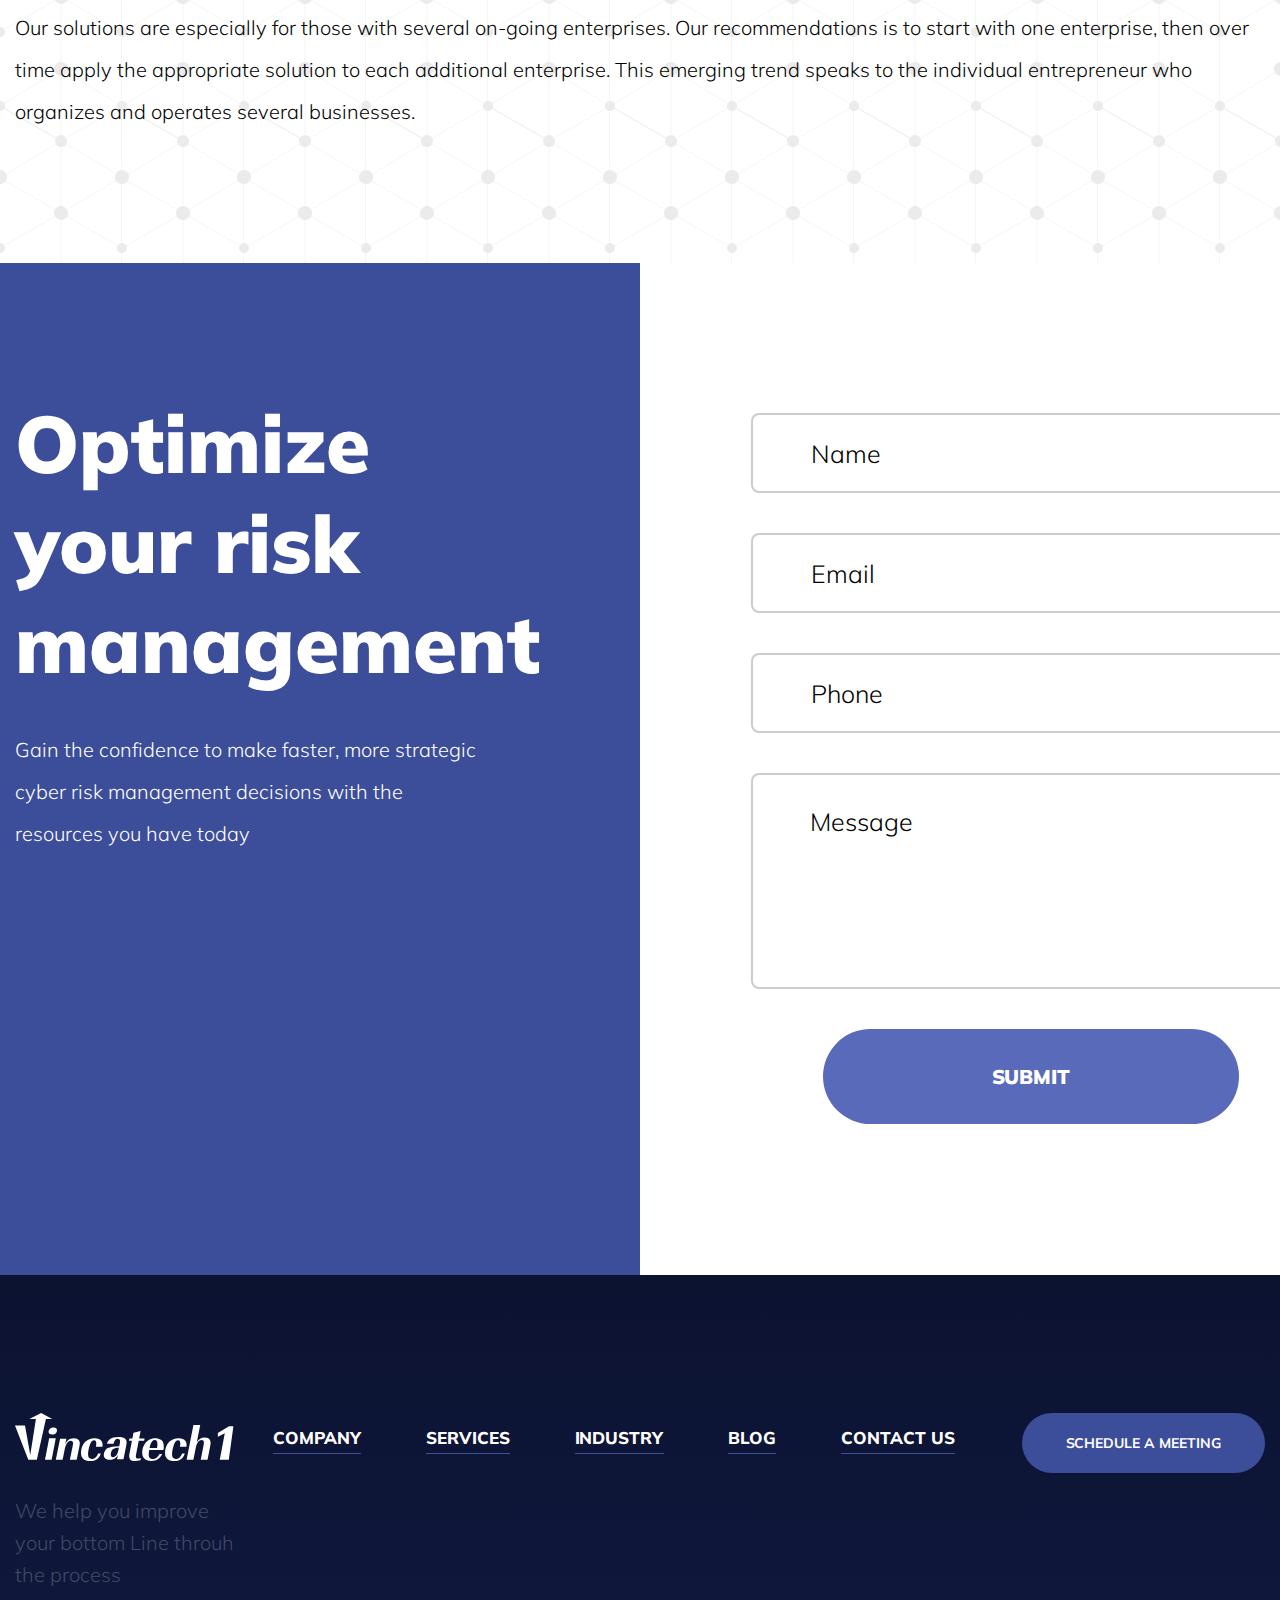
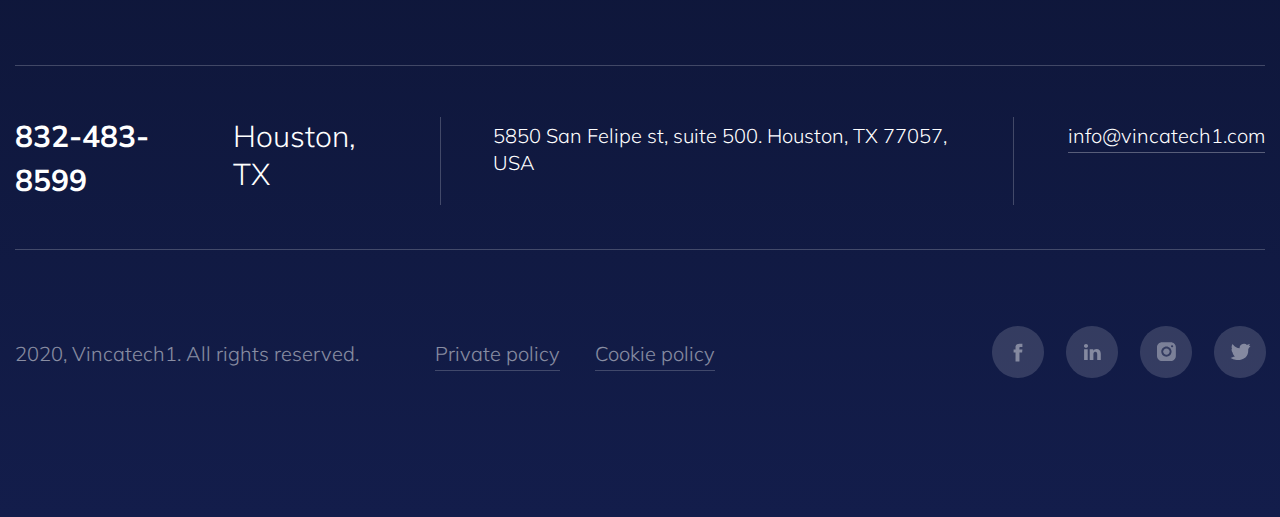
<file: cloud-solutions.html>
<!DOCTYPE html>
<html lang="en-us">
<head>
    <meta charset="UTF-8">
    <meta name="viewport" content="width=device-width, initial-scale=1.0">
    <link rel="stylesheet" href="css/normalize.css">
    <link rel="stylesheet" href="css/style.css">
    <link href="https://fonts.googleapis.com/css2?family=Muli:wght@200;300;400;700;800;900&display=swap"
          rel="stylesheet">
    <title>Cloud-based Solutions - Vincatech1 - Cyber Security Solutions</title>
</head>
<body>
<header class="header">
    <div class="container">
        <div class="header__wrapper">
            <a class="header-logo" href="index.html">
                <img src="img/svg/header-logo.svg" alt="Vincatech1">
            </a>
            <a class="mobile-logo" href="index.html">
                <img class="mobile-logo__img" src="img/svg/mobile-logo.svg" alt="Vincatech1">
            </a>
            <nav class="site-navigation">
                <div class="site-navigation__cross">
                    <div></div>
                </div>
                <ul class="header-nav">
                    <li class="header-nav__item">
                        <a class="header-nav__link" href="company.html">Company</a>
                    </li>
                    <li class="header-nav__item dropdown-menu">
                        <a class="header-nav__link" href="#!">Services</a>
                        <div class="drop-menu">
                            <ul class="drop-menu__list">
                                <li class="drop-menu__item"><a href="managed-it.html" class="drop-menu__link">Managed
                                    IT</a></li>
                                <li class="drop-menu__item"><a href="office-365.html" class="drop-menu__link">Office
                                    365</a></li>
                                <li class="drop-menu__item"><a href="cybersecurity.html" class="drop-menu__link">Cybersecurity</a>
                                </li>
                                <li class="drop-menu__item"><a href="cloud-solutions.html" class="drop-menu__link">Cloud-based
                                    Solutions</a></li>
                                <li class="drop-menu__item"><a href="backup-recovery.html" class="drop-menu__link">Backup
                                    and
                                    Disaster Recovery</a></li>
                            </ul>
                        </div>
                    </li>
                    <li class="header-nav__item">
                        <a class="header-nav__link" href="industry.html">Industry</a>
                    </li>
                    <li class="header-nav__item">
                        <a class="header-nav__link" href="blog.html">Blog</a>
                    </li>
                    <li class="header-nav__item">
                        <a class="header-nav__link" href="contact-us.html">Contact us</a>
                    </li>
                </ul>
                <ul class="burger-nav">
                    <li class="burger-nav__item">
                        <a class="header-nav__link" href="company.html">Company</a>
                    </li>
                    <li class="burger-nav__item burger-menu">
                        <a class="header-nav__link" href="#!">Services</a>
                        <div class="drop-menu-burger">
                            <ul class="drop-menu-burger__list">
                                <li class="drop-menu-burger__item"><a href="managed-it.html" class="drop-menu__link">Managed
                                    IT</a></li>
                                <li class="drop-menu-burger__item"><a href="office-365.html" class="drop-menu__link">Office
                                    365</a></li>
                                <li class="drop-menu-burger__item"><a href="cybersecurity.html" class="drop-menu__link">Cybersecurity</a>
                                </li>
                                <li class="drop-menu-burger__item"><a href="cloud-solutions.html"
                                                                      class="drop-menu__link">Cloud-based
                                    Solutions</a></li>
                                <li class="drop-menu-burger__item"><a href="backup-recovery.html"
                                                                      class="drop-menu__link">Backup and
                                    Disaster Recovery</a></li>
                            </ul>
                        </div>
                        <div class="burger-arrow"></div>
                    </li>
                    <li class="burger-nav__item">
                        <a class="header-nav__link" href="industry.html">Industry</a>
                    </li>
                    <li class="burger-nav__item">
                        <a class="header-nav__link" href="blog.html">Blog</a>
                    </li>
                    <li class="burger-nav__item">
                        <a class="header-nav__link" href="contact-us.html">Contact us</a>
                    </li>
                    <li class="burger-nav__item burger-btn__item"><a class="burger-btn popup-meeting" href="#!">Schedule
                        meeting</a></li>
                </ul>
            </nav>
            <div class="header-burger">
                <div class="header-burger__menu">
                    <span></span>
                </div>
            </div>
            <a class="header-btn btn-blue popup-meeting" href="#!">Schedule meeting</a>
        </div>
    </div>
</header>
<main>
    <section class="cloud">
        <div class="container">
            <div class="cloud__wrapper">
                <div class="cloud__left">
                    <img src="img/cloud-page-img.png" alt="Cloud-based Solutions">
                </div>
                <div class="cloud__right">
                    <h2 class="cloud__right-title section-title">Cloud-based Solutions</h2>
                    <p class="cloud__right-text">Vincatech1 Team Solutions are fast to configure, easy to
                        accommodate new members coming on or rolling off and provide for virtual collaboration of
                        otherwise disparate hardware and software versions.<br>
                        Mergers, acquisitions, and divestitures require elevated levels of collaboration, discretion,
                        security, and efficiency within the team members involved. Our acquisition team solution is an
                        extension of our project team solution.
                    </p>
                </div>
            </div>
            <h3 class="cloud__title">Cloud IT solutions</h3>
            <p class="cloud__text-1">Cloud IT facilitates small and medium sized business, reducing cost and letting you
                focus on your core business while taking the headaches out of infrastructure management and support.<br>
                You can now expand your business to new heights without having to purchase expensive hardware and
                software. With our cloud facility you have confidence that your data and applications are running 24×7
                managed by a team of dedicated professionals in our high security data center.<br>
                Accessible from anywhere, your cloud network ensures that you have all of your business with you all of
                the time.
            </p>
            <h3 class="cloud__title">Multi-Entrepreneur – Cloud Based solutions</h3>
            <p class="cloud__text-2">Our solutions are especially for those with several on-going enterprises. Our
                recommendations is to start with one enterprise, then over time apply the appropriate solution to each
                additional enterprise. This emerging trend speaks to the individual entrepreneur who organizes and
                operates several businesses.</p>
        </div>
    </section>
    <section class="feedback">
        <div class="container">
            <div class="feedback__wrapper">
                <div class="feedback__left">
                    <h2 class="feedback-title">Optimize your risk management</h2>
                    <p class="feedback-subtitle">Gain the confidence to make faster, more strategic cyber risk
                        management
                        decisions with the resources you have today</p>
                </div>
                <div class="feedback__right">
                    <form class="form feedback-form" action="#" method="post">
                        <input class="form__field" type="text" name="name" placeholder="Name" required
                               onfocus="if (placeholder == 'Name') {placeholder = ''}"
                               onblur="if (placeholder == '') {placeholder = 'Name'}">
                        <input class="form__field" type="email" name="email" placeholder="Email" required
                               onfocus="if (placeholder == 'Email') {placeholder = ''}"
                               onblur="if (placeholder == '') {placeholder = 'Email'}">
                        <input class="form__field" type="tel" name="phone" placeholder="Phone" required
                               onfocus="if (placeholder == 'Phone') {placeholder = ''}"
                               onblur="if (placeholder == '') {placeholder = 'Phone'}">
                        <textarea class="textarea" name="message" placeholder="Message" required
                                  onfocus="if (placeholder == 'Message') {placeholder = ''}"
                                  onblur="if (placeholder == '') {placeholder = 'Message'}"></textarea>
                        <button class="submit-btn btn-blue feedback-submit" type="submit">Submit</button>
                    </form>
                    <div class="feedback-confirmation">
                        <p class="feedback-confirmation__message">Thank you!<br> Your message sent. We will contact you back
                            as soon as we get email.</p>
                    </div>
                </div>
            </div>
        </div>
    </section>
</main>
<footer class="footer">
    <div class="container">
        <div class="footer__top">
            <a class="footer-logo" href="index.html">
                <img src="img/svg/footer-logo.svg" alt="Vincatech1">
            </a>
            <ul class="footer-nav">
                <li class="footer-nav__item">
                    <a class="footer-nav__link" href="company.html">Company</a>
                </li>
                <li class="footer-nav__item">
                    <a class="footer-nav__link" href="office-365.html">Services</a>
                </li>
                <li class="footer-nav__item">
                    <a class="footer-nav__link" href="industry.html">Industry</a>
                </li>
                <li class="footer-nav__item">
                    <a class="footer-nav__link" href="blog.html">Blog</a>
                </li>
                <li class="footer-nav__item">
                    <a class="footer-nav__link" href="contact-us.html">Contact us</a>
                </li>
            </ul>
            <a class="footer-btn btn-blue popup-meeting" href="#!">Schedule a meeting</a>
            <div class="footer__hidden-block">
                <div class="footer__middle__phone">
                    <a class="phone-link" href="tel:832-483-8599">832-483-8599</a>
                </div>
                <div class="footer__middle__city">Houston, TX</div>
            </div>
        </div>
        <div class="footer__descr">
            We help you improve<br> your bottom Line throuh<br> the process
        </div>
        <div class="footer__middle">
            <div class="footer__middle-block">
                <div class="footer__middle__phone">
                    <a class="phone-link" href="tel:832-483-8599">832-483-8599</a>
                </div>
                <div class="footer__middle__city">Houston, TX</div>
            </div>
            <div class="footer__middle-block">
                5850 San Felipe st, suite 500. Houston, TX 77057, USA
            </div>
            <div class="footer__middle-block email-block">
                <a class="email-link" href="mailto:info@vincatech1.com">info@vincatech1.com</a>
            </div>
        </div>
        <div class="footer__bottom">
            <div class="footer__copyright">
                <p class="copyright-text">2020, Vincatech1. All rights reserved.</p>
                <a class="policy-link" href="privacy-policy.html" target="_blank">Private policy</a>
                <a class="policy-link" href="cookies-policy.html" target="_blank">Cookie policy</a>
            </div>
            <div class="footer__socials">
                <ul class="social-list">
                    <li class="social-list-item">
                        <a class="social-list-link social-list-link--fb" href="https://www.facebook.com/vincatech/" target="_blank"></a>
                    </li>
                    <li class="social-list-item">
                        <a class="social-list-link social-list-link--lkdn" href="http://linkedin.com/company/vincatech1/about" target="_blank"></a>
                    </li>
                    <li class="social-list-item">
                        <a class="social-list-link social-list-link--inst" href="http://instagram.com/vincatech1" target="_blank"></a>
                    </li>
                    <li class="social-list-item">
                        <a class="social-list-link social-list-link--twt" href="https://twitter.com/VincaTech1/" target="_blank"></a>
                    </li>
                </ul>
            </div>
        </div>
    </div>
</footer>
<div class="popup">
    <div class="popup__body">
        <div class="popup-close">
            <div class="popup-close__block">

            </div>
        </div>
        <div class="popup__wrapper">
            <h2 class="popup__title">Schedule a meeting</h2>
            <p class="popup__subtitle">We do our best work when we can learn <br> about your business, people, process
                and strategies.<br> Request a
                meeting now!</p>
            <form class="form popup__form" action="#" method="post">
                <input class="form__field popup__field" type="text" name="name" placeholder="Name" required
                       onfocus="if (placeholder == 'Name') {placeholder = ''}"
                       onblur="if (placeholder == '') {placeholder = 'Name'}">
                <input class="form__field popup__field" type="text" name="company" placeholder="Company" required
                       onfocus="if (placeholder == 'Company') {placeholder = ''}"
                       onblur="if (placeholder == '') {placeholder = 'Company'}">
                <input class="form__field popup__field" type="email" name="email" placeholder="Email" required
                       onfocus="if (placeholder == 'Email') {placeholder = ''}"
                       onblur="if (placeholder == '') {placeholder = 'Email'}">
                <input class="form__field popup__field" type="tel" name="phone" placeholder="Phone" required
                       onfocus="if (placeholder == 'Phone') {placeholder = ''}"
                       onblur="if (placeholder == '') {placeholder = 'Phone'}">
                <textarea class="textarea popup__field popup__area" name="message" placeholder="Message" required
                          onfocus="if (placeholder == 'Message') {placeholder = ''}"
                          onblur="if (placeholder == '') {placeholder = 'Message'}"></textarea>
                <button class="submit-btn btn-blue popup-submit" type="submit">Submit</button>
            </form>
            <div class="popup-confirmation">
                <p class="popup-confirmation__message">Thank you!<br> Your message sent. We will contact you back
                    as soon as we get email.</p>
            </div>
        </div>
    </div>
</div>
<script src="https://code.jquery.com/jquery-3.5.1.min.js"></script>
<script src="js/main.js"></script>
</body>
</html>
</file>
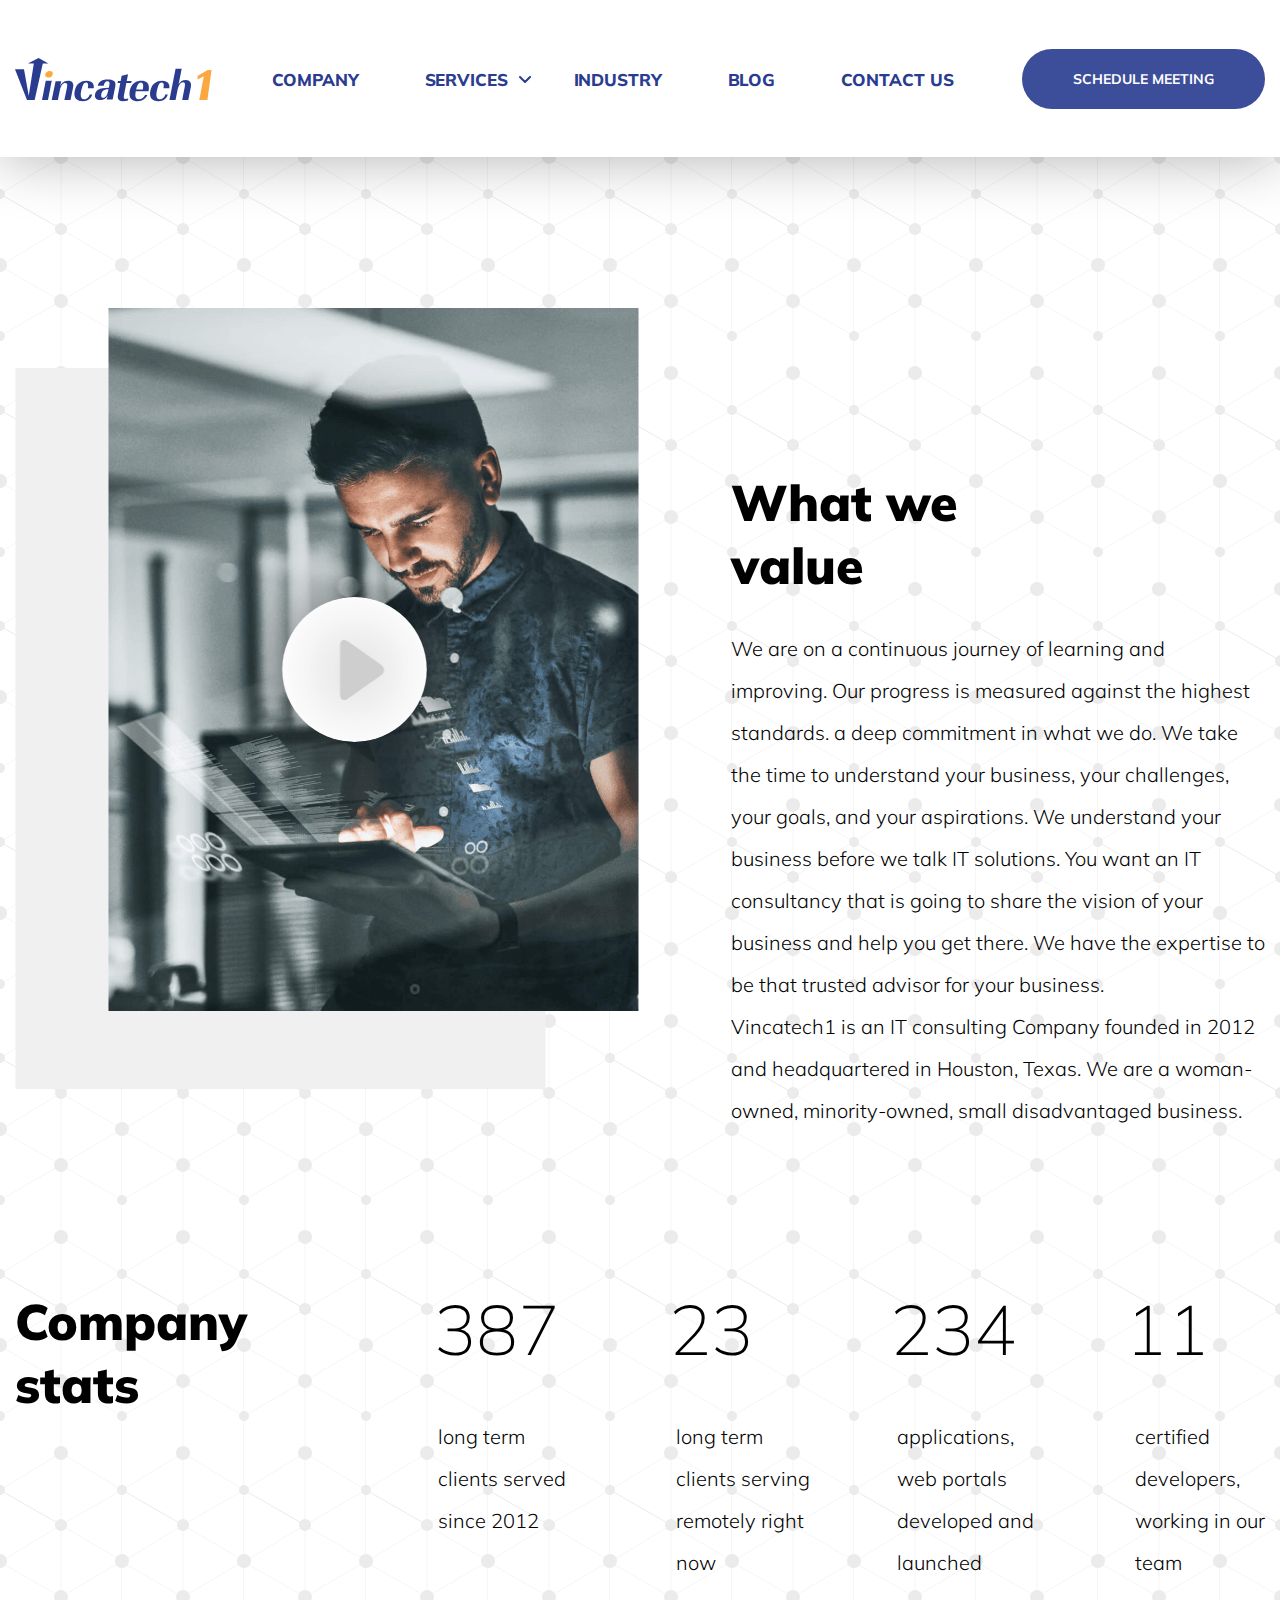
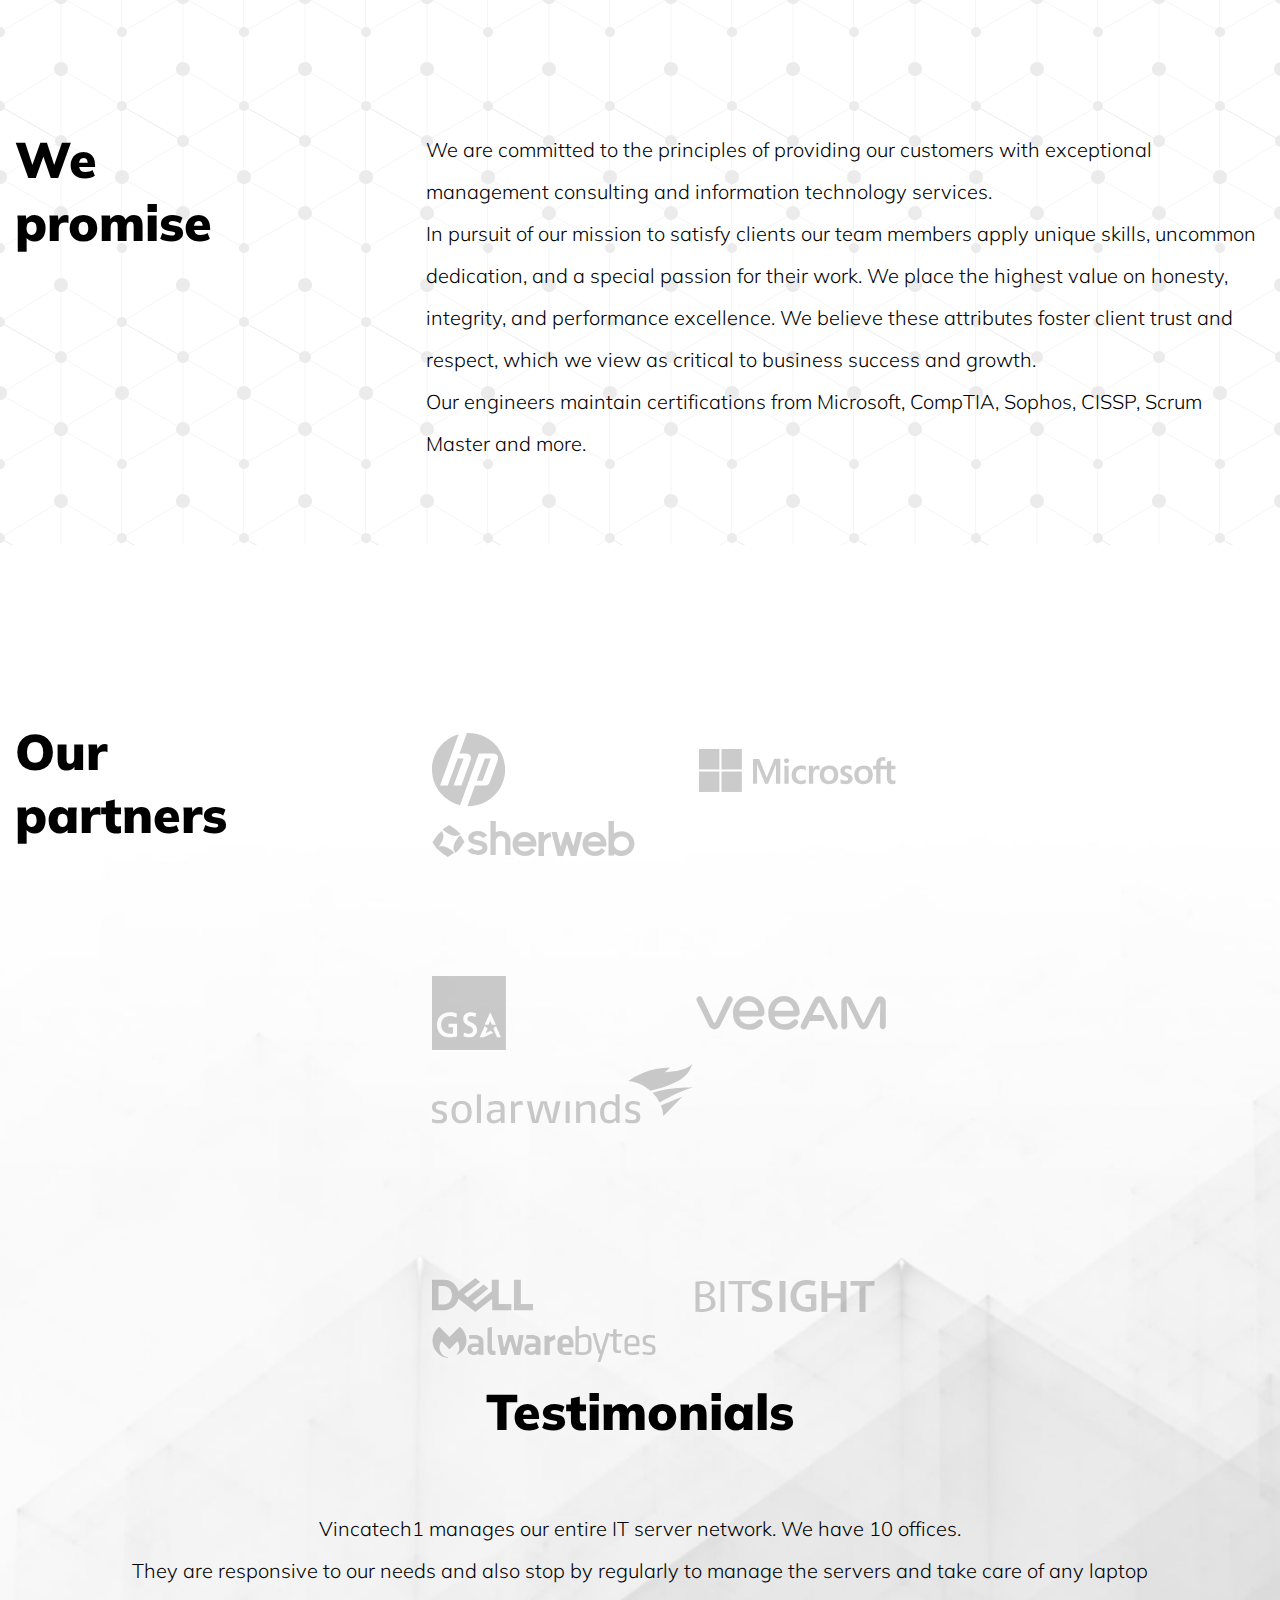
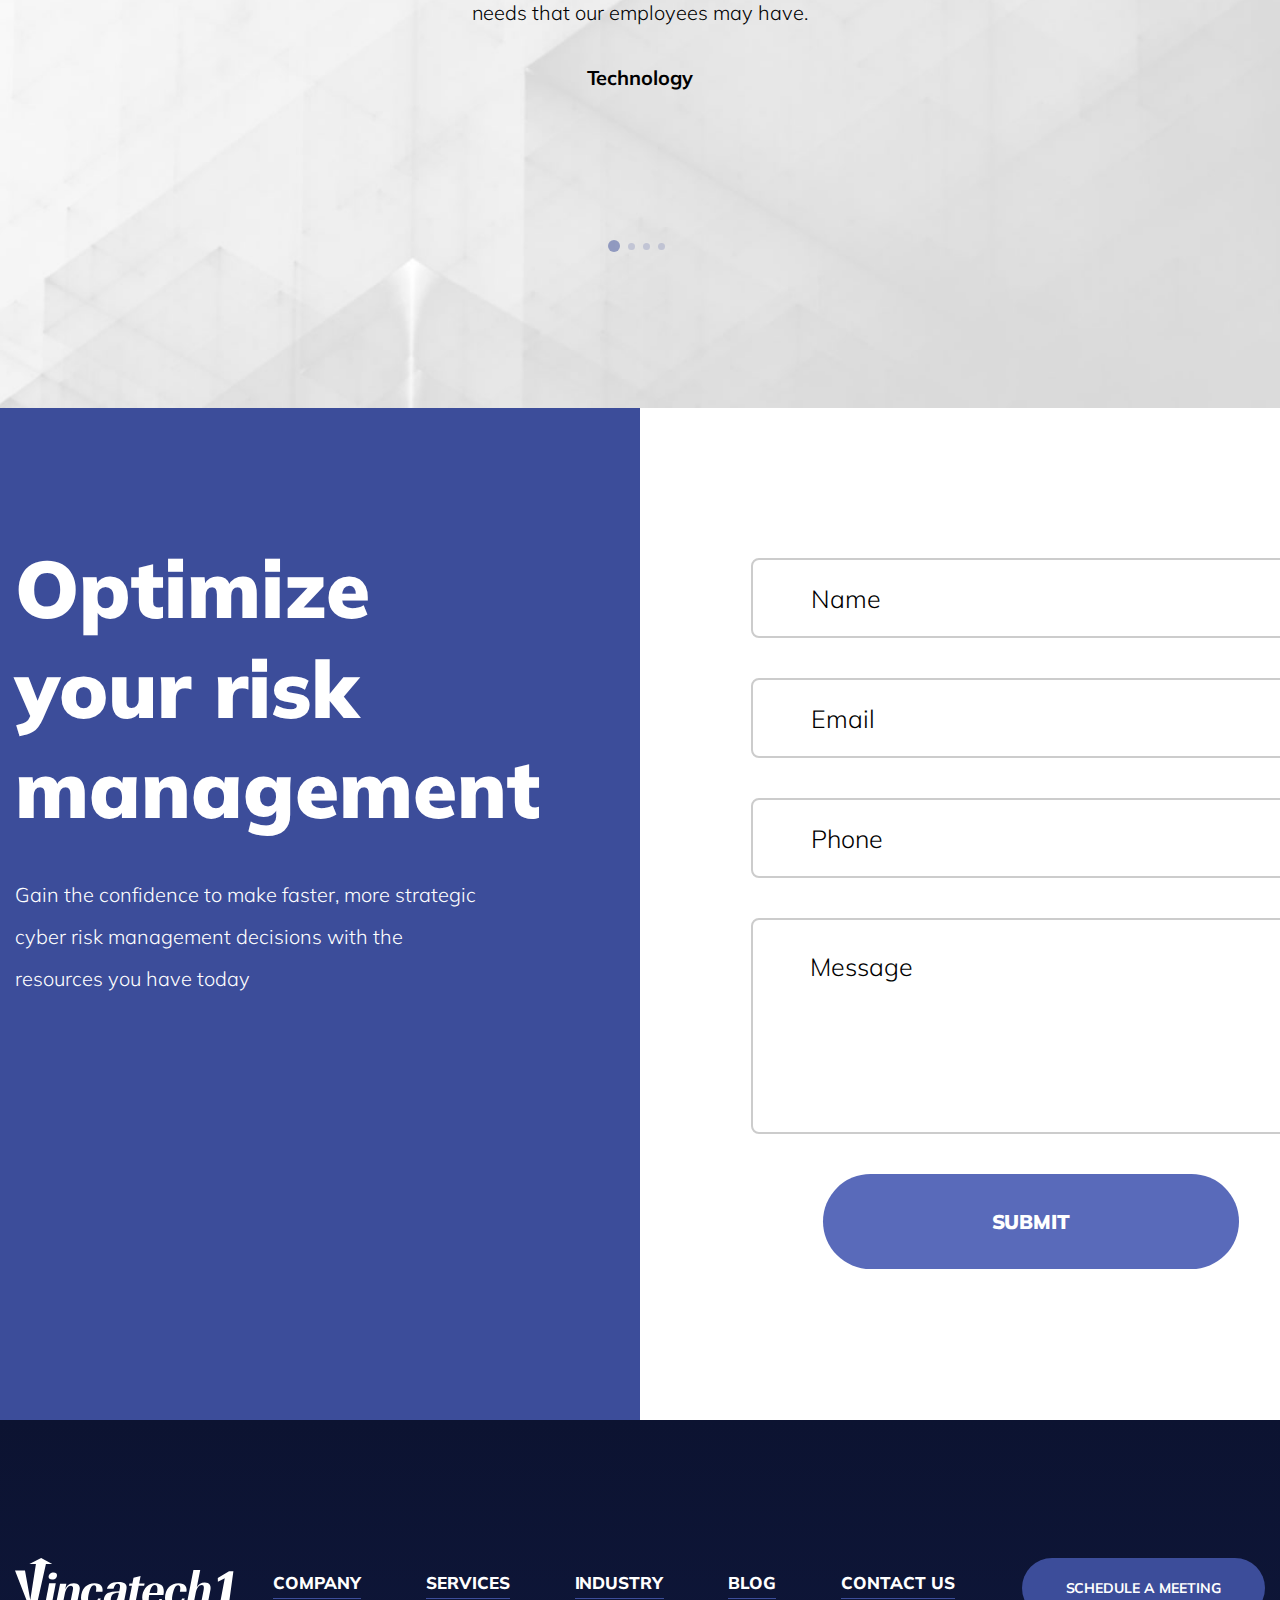
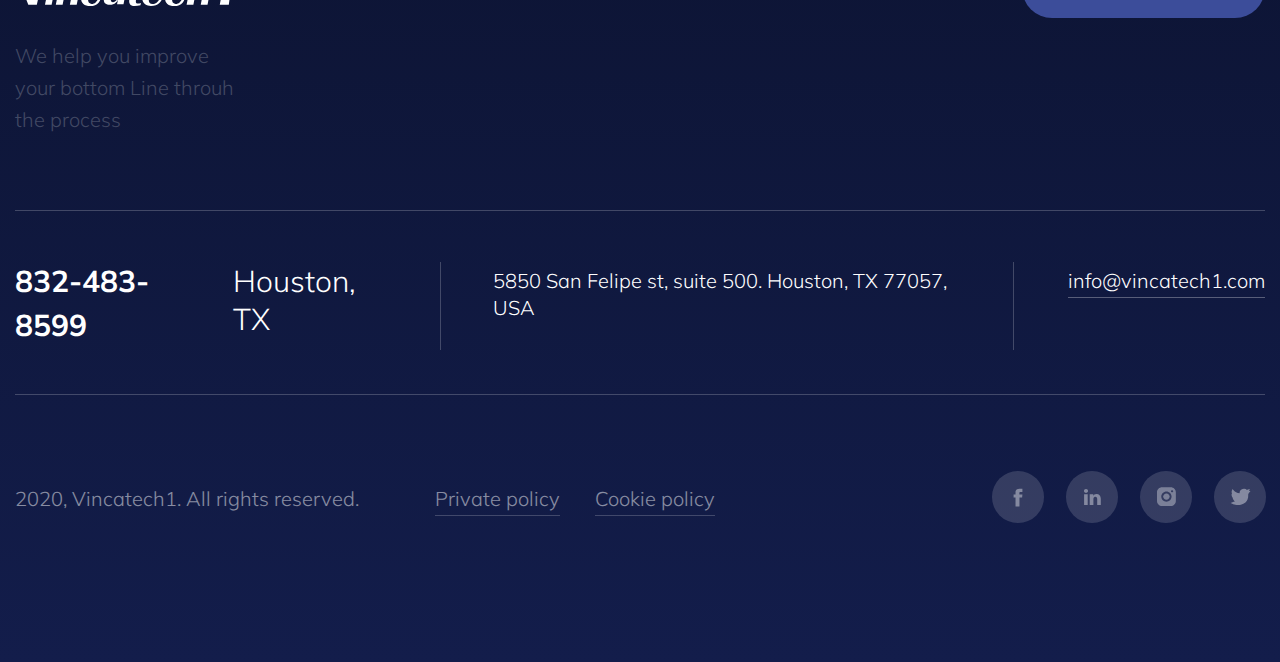
<file: company.html>
<!DOCTYPE html>
<html lang="en-us">
<head>
    <meta charset="UTF-8">
    <meta name="viewport" content="width=device-width, initial-scale=1.0">
    <link rel="stylesheet" href="css/normalize.css">
    <link rel="stylesheet" href="css/style.css">
    <link href="https://fonts.googleapis.com/css2?family=Muli:wght@200;300;400;700;800;900&display=swap"
          rel="stylesheet">
    <title>Company - Vincatech1 - Cyber Security Solutions</title>
</head>
<body>
<header class="header">
    <div class="container">
        <div class="header__wrapper">
            <a class="header-logo" href="index.html">
                <img src="img/svg/header-logo.svg" alt="Vincatech1">
            </a>
            <a class="mobile-logo" href="index.html">
                <img class="mobile-logo__img" src="img/svg/mobile-logo.svg" alt="Vincatech1">
            </a>
            <nav class="site-navigation">
                <div class="site-navigation__cross">
                    <div></div>
                </div>
                <ul class="header-nav">
                    <li class="header-nav__item">
                        <a class="header-nav__link" href="company.html">Company</a>
                    </li>
                    <li class="header-nav__item dropdown-menu">
                        <a class="header-nav__link" href="#!">Services</a>
                        <div class="drop-menu">
                            <ul class="drop-menu__list">
                                <li class="drop-menu__item"><a href="managed-it.html" class="drop-menu__link">Managed
                                    IT</a></li>
                                <li class="drop-menu__item"><a href="office-365.html" class="drop-menu__link">Office
                                    365</a></li>
                                <li class="drop-menu__item"><a href="cybersecurity.html" class="drop-menu__link">Cybersecurity</a>
                                </li>
                                <li class="drop-menu__item"><a href="cloud-solutions.html" class="drop-menu__link">Cloud-based
                                    Solutions</a></li>
                                <li class="drop-menu__item"><a href="backup-recovery.html" class="drop-menu__link">Backup
                                    and
                                    Disaster Recovery</a></li>
                            </ul>
                        </div>
                    </li>
                    <li class="header-nav__item">
                        <a class="header-nav__link" href="industry.html">Industry</a>
                    </li>
                    <li class="header-nav__item">
                        <a class="header-nav__link" href="blog.html">Blog</a>
                    </li>
                    <li class="header-nav__item">
                        <a class="header-nav__link" href="contact-us.html">Contact us</a>
                    </li>
                </ul>
                <ul class="burger-nav">
                    <li class="burger-nav__item">
                        <a class="header-nav__link" href="company.html">Company</a>
                    </li>
                    <li class="burger-nav__item burger-menu">
                        <a class="header-nav__link" href="#!">Services</a>
                        <div class="drop-menu-burger">
                            <ul class="drop-menu-burger__list">
                                <li class="drop-menu-burger__item"><a href="managed-it.html" class="drop-menu__link">Managed
                                    IT</a></li>
                                <li class="drop-menu-burger__item"><a href="office-365.html" class="drop-menu__link">Office
                                    365</a></li>
                                <li class="drop-menu-burger__item"><a href="cybersecurity.html" class="drop-menu__link">Cybersecurity</a>
                                </li>
                                <li class="drop-menu-burger__item"><a href="cloud-solutions.html"
                                                                      class="drop-menu__link">Cloud-based
                                    Solutions</a></li>
                                <li class="drop-menu-burger__item"><a href="backup-recovery.html"
                                                                      class="drop-menu__link">Backup and
                                    Disaster Recovery</a></li>
                            </ul>
                        </div>
                        <div class="burger-arrow"></div>
                    </li>
                    <li class="burger-nav__item">
                        <a class="header-nav__link" href="industry.html">Industry</a>
                    </li>
                    <li class="burger-nav__item">
                        <a class="header-nav__link" href="blog.html">Blog</a>
                    </li>
                    <li class="burger-nav__item">
                        <a class="header-nav__link" href="contact-us.html">Contact us</a>
                    </li>
                    <li class="burger-nav__item burger-btn__item"><a class="burger-btn popup-meeting" href="#!">Schedule
                        meeting</a></li>
                </ul>
            </nav>
            <div class="header-burger">
                <div class="header-burger__menu">
                    <span></span>
                </div>
            </div>
            <a class="header-btn btn-blue popup-meeting" href="#!">Schedule meeting</a>
        </div>
    </div>
</header>
<main>
    <div class="company-bg-1">
        <section class="value">
            <div class="container">
                <div class="value__wrapper">
                    <div class="value__left">
                        <div class="play-icon"></div>
                        <img src="img/company-page-value.png" alt="What we value">
                    </div>
                    <div class="value__right">
                        <h2 class="value__title section-title">What we<br> value</h2>
                        <p class="value__text">We are on a continuous journey of learning and improving. Our progress is
                            measured against the
                            highest standards. a deep commitment in what we do. We take the time to understand your
                            business, your challenges, your goals, and your aspirations. We understand your business
                            before
                            we talk IT solutions. You want an IT consultancy that is going to share the vision of your
                            business and help you get there. We have the expertise to be that trusted advisor for your
                            business.<br>
                            Vincatech1 is an IT consulting Company founded in 2012 and headquartered in Houston, Texas.
                            We
                            are a<br> woman-owned, minority-owned, small disadvantaged business.</p>
                    </div>
                </div>
            </div>
        </section>
        <section class="stats">
            <div class="container">
                <div class="stats__wrapper">
                    <div class="stats__left">
                        <h2 class="stats__title section-title">Company stats</h2>
                    </div>
                    <div class="stats__right">
                        <div class="stats__right-item">
                            <span class="stats__number-1 stats__number">387</span>
                            <p class="stats__text-1">long term clients served since 2012</p>
                        </div>
                        <div class="stats__right-item">
                            <span class="stats__number-2 stats__number">23</span>
                            <p class="stats__text-2">long term clients serving remotely right now</p>
                        </div>
                        <div class="stats__right-item">
                            <span class="stats__number-3 stats__number">234</span>
                            <p class="stats__text-3">applications, web portals developed and launched</p>
                        </div>
                        <div class="stats__right-item">
                            <span class="stats__number-4 stats__number">11</span>
                            <p class="stats__text-4">certified developers, working in our team</p>
                        </div>
                    </div>
                </div>
            </div>
        </section>
        <section class="promise">
            <div class="container">
                <div class="promise__wrapper">
                    <div class="promise__left">
                        <h2 class="promise__title section-title">We promise</h2>
                    </div>
                    <div class="promise__right">
                        <p class="promise__text">We are committed to the principles of providing our customers with
                            exceptional management
                            consulting and information technology services.<br>
                            In pursuit of our mission to satisfy clients our team members apply unique skills, uncommon
                            dedication, and a special passion for their work. We place the highest value on honesty,
                            integrity, and performance excellence. We believe these attributes foster client trust and
                            respect, which we view as critical to business success and growth.<br>
                            Our engineers maintain certifications from Microsoft, CompTIA, Sophos, CISSP, Scrum Master
                            and
                            more.</p>
                    </div>
                </div>
            </div>
        </section>
    </div>
    <div class="company-bg-2">
        <section class="company-partners">
            <div class="container">
                <div class="company-partners__wrapper">
                    <div class="company-partners__left">
                        <h2 class="company-partners__title section-title">Our partners</h2>
                    </div>
                    <div class="company-partners__right">
                        <div class="company-partners__block-1 company-partners__block">
                            <img class="hp-icon" src="img/svg/hp.svg" alt="Hp">
                            <img class="ms-icon" src="img/svg/microsoft.svg" alt="Microsoft">
                            <img class="sherweb-icon" src="img/svg/sherweb.svg" alt="Sherweb">
                        </div>
                        <div class="company-partners__block-2 company-partners__block">
                            <img class="gsa-icon" src="img/svg/gsa.svg" alt="Gsa">
                            <img class="veeam-icon" src="img/svg/veeam.svg" alt="Veeam">
                            <img class="sw-icon" src="img/svg/solarwinds.svg" alt="Solarwinds">
                        </div>
                        <div class="company-partners__block-3 company-partners__block">
                            <img class="dell-icon" src="img/svg/dell.svg" alt="Dell">
                            <img class="bitsight-icon" src="img/svg/bitsight.svg" alt="Bitsight">
                            <img class="mb-icon" src="img/svg/malwarebytes.svg" alt="Malwarebytes">
                        </div>
                    </div>
                </div>
            </div>
        </section>
        <section class="company-testimonials">
            <h2 class="testimonials__title section-title">Testimonials</h2>
            <div class="slider-2">
                <div class="slider__item">
                    <p class="slider__text">Vincatech1 manages our entire IT server network. We have 10 offices.<br>
                        They are
                        responsive to our needs and also stop by regularly to manage the servers and take care of any
                        laptop
                        needs that our employees may have.</p>
                    <p class="slider__subtitle">Technology</p>
                </div>
                <div class="slider__item">
                    <p class="slider__text">Very easy to work with. We hired Vincatech1 to assist us with our Nortel
                        switches.<br> Vincatech1’s knowledge helped us reconstruct our network in a timely manner, and
                        they are
                        very easy to work with.</p>
                    <p class="slider__subtitle">Houston Radiology labs</p>
                </div>
                <div class="slider__item">
                    <p class="slider__text">Got rid of spam and kept us free of viruses.<br>
                        Vincatech1 helped us improve the communication between our multiple branch offices by setting up
                        a centralized email and file sharing system across the internet, helped us get rid of unwanted
                        spam and kept the system clean of viruses. This has really helped our productivity by
                        eliminating the time spent on sending multiple files back and forth via the old previous email
                        system.</p>
                    <p class="slider__subtitle">Gulf Technology</p>
                </div>
                <div class="slider__item">
                    <p class="slider__text">We only trust Vincatech1. As a small business trusting someone to come in
                        and
                        work on or repair your computer network and equipment is hard to do. We had many bad experiences
                        in
                        the past but Vincatech1 came in and not only put us at ease that they could remedy the problems
                        but
                        could do so quickly and efficiently at a reasonable cost. I don’t want anybody else touching our
                        computers but Vincatech1.</p>
                    <p class="slider__subtitle">Joint Inc.</p>
                </div>
            </div>
        </section>
    </div>
    <section class="feedback">
        <div class="container">
            <div class="feedback__wrapper">
                <div class="feedback__left">
                    <h2 class="feedback-title">Optimize your risk management</h2>
                    <p class="feedback-subtitle">Gain the confidence to make faster, more strategic cyber risk
                        management
                        decisions with the resources you have today</p>
                </div>
                <div class="feedback__right">
                    <form class="form feedback-form" action="#" method="post">
                        <input class="form__field" type="text" name="name" placeholder="Name" required
                               onfocus="if (placeholder == 'Name') {placeholder = ''}"
                               onblur="if (placeholder == '') {placeholder = 'Name'}">
                        <input class="form__field" type="email" name="email" placeholder="Email" required
                               onfocus="if (placeholder == 'Email') {placeholder = ''}"
                               onblur="if (placeholder == '') {placeholder = 'Email'}">
                        <input class="form__field" type="tel" name="phone" placeholder="Phone" required
                               onfocus="if (placeholder == 'Phone') {placeholder = ''}"
                               onblur="if (placeholder == '') {placeholder = 'Phone'}">
                        <textarea class="textarea" name="message" placeholder="Message" required
                                  onfocus="if (placeholder == 'Message') {placeholder = ''}"
                                  onblur="if (placeholder == '') {placeholder = 'Message'}"></textarea>
                        <button class="submit-btn btn-blue feedback-submit" type="submit">Submit</button>
                    </form>
                    <div class="feedback-confirmation">
                        <p class="feedback-confirmation__message">Thank you!<br> Your message sent. We will contact you back
                            as soon as we get email.</p>
                    </div>
                </div>
            </div>
        </div>
    </section>
</main>
<footer class="footer">
    <div class="container">
        <div class="footer__top">
            <a class="footer-logo" href="index.html">
                <img src="img/svg/footer-logo.svg" alt="Vincatech1">
            </a>
            <ul class="footer-nav">
                <li class="footer-nav__item">
                    <a class="footer-nav__link" href="company.html">Company</a>
                </li>
                <li class="footer-nav__item">
                    <a class="footer-nav__link" href="office-365.html">Services</a>
                </li>
                <li class="footer-nav__item">
                    <a class="footer-nav__link" href="industry.html">Industry</a>
                </li>
                <li class="footer-nav__item">
                    <a class="footer-nav__link" href="blog.html">Blog</a>
                </li>
                <li class="footer-nav__item">
                    <a class="footer-nav__link" href="contact-us.html">Contact us</a>
                </li>
            </ul>
            <a class="footer-btn btn-blue popup-meeting" href="#!">Schedule a meeting</a>
            <div class="footer__hidden-block">
                <div class="footer__middle__phone">
                    <a class="phone-link" href="tel:832-483-8599">832-483-8599</a>
                </div>
                <div class="footer__middle__city">Houston, TX</div>
            </div>
        </div>
        <div class="footer__descr">
            We help you improve<br> your bottom Line throuh<br> the process
        </div>
        <div class="footer__middle">
            <div class="footer__middle-block">
                <div class="footer__middle__phone">
                    <a class="phone-link" href="tel:832-483-8599">832-483-8599</a>
                </div>
                <div class="footer__middle__city">Houston, TX</div>
            </div>
            <div class="footer__middle-block">
                5850 San Felipe st, suite 500. Houston, TX 77057, USA
            </div>
            <div class="footer__middle-block email-block">
                <a class="email-link" href="mailto:info@vincatech1.com">info@vincatech1.com</a>
            </div>
        </div>
        <div class="footer__bottom">
            <div class="footer__copyright">
                <p class="copyright-text">2020, Vincatech1. All rights reserved.</p>
                <a class="policy-link" href="privacy-policy.html" target="_blank">Private policy</a>
                <a class="policy-link" href="cookies-policy.html" target="_blank">Cookie policy</a>
            </div>
            <div class="footer__socials">
                <ul class="social-list">
                    <li class="social-list-item">
                        <a class="social-list-link social-list-link--fb" href="https://www.facebook.com/vincatech/" target="_blank"></a>
                    </li>
                    <li class="social-list-item">
                        <a class="social-list-link social-list-link--lkdn" href="http://linkedin.com/company/vincatech1/about" target="_blank"></a>
                    </li>
                    <li class="social-list-item">
                        <a class="social-list-link social-list-link--inst" href="http://instagram.com/vincatech1" target="_blank"></a>
                    </li>
                    <li class="social-list-item">
                        <a class="social-list-link social-list-link--twt" href="https://twitter.com/VincaTech1/" target="_blank"></a>
                    </li>
                </ul>
            </div>
        </div>
    </div>
</footer>
<div class="popup">
    <div class="popup__body">
        <div class="popup-close">
            <div class="popup-close__block">

            </div>
        </div>
        <div class="popup__wrapper">
            <h2 class="popup__title">Schedule a meeting</h2>
            <p class="popup__subtitle">We do our best work when we can learn <br> about your business, people, process
                and strategies.<br> Request a
                meeting now!</p>
            <form class="form popup__form" action="#" method="post">
                <input class="form__field popup__field" type="text" name="name" placeholder="Name" required
                       onfocus="if (placeholder == 'Name') {placeholder = ''}"
                       onblur="if (placeholder == '') {placeholder = 'Name'}">
                <input class="form__field popup__field" type="text" name="company" placeholder="Company" required
                       onfocus="if (placeholder == 'Company') {placeholder = ''}"
                       onblur="if (placeholder == '') {placeholder = 'Company'}">
                <input class="form__field popup__field" type="email" name="email" placeholder="Email" required
                       onfocus="if (placeholder == 'Email') {placeholder = ''}"
                       onblur="if (placeholder == '') {placeholder = 'Email'}">
                <input class="form__field popup__field" type="tel" name="phone" placeholder="Phone" required
                       onfocus="if (placeholder == 'Phone') {placeholder = ''}"
                       onblur="if (placeholder == '') {placeholder = 'Phone'}">
                <textarea class="textarea popup__field popup__area" name="message" placeholder="Message" required
                          onfocus="if (placeholder == 'Message') {placeholder = ''}"
                          onblur="if (placeholder == '') {placeholder = 'Message'}"></textarea>
                <button class="submit-btn btn-blue popup-submit" type="submit">Submit</button>
            </form>
            <div class="popup-confirmation">
                <p class="popup-confirmation__message">Thank you!<br> Your message sent. We will contact you back
                    as soon as we get email.</p>
            </div>
        </div>
    </div>
</div>
<div class="popup-video">
    <div class="popup-video__body">
        <div class="popup-video__close">
            <div class="popup-video__close-block">

            </div>
        </div>
        <div class="popup-video__wrapper">
            <video class="wp-video-shortcode" id="video-16-1" preload="metadata" controls="controls" autoplay muted playsinline>
                <source type="video/mp4"
                        src="http://03f1b9f.netsolhost.com/wp-content/uploads/2017/01/vicatech-1-hwczx8zzw-8324838599.mp4?_=1"/>
            </video>
        </div>
    </div>
</div>
<script src="https://code.jquery.com/jquery-3.5.1.min.js"></script>
<script src="js/slick.min.js"></script>
<script src="js/company.js"></script>
</body>
</html>
</file>
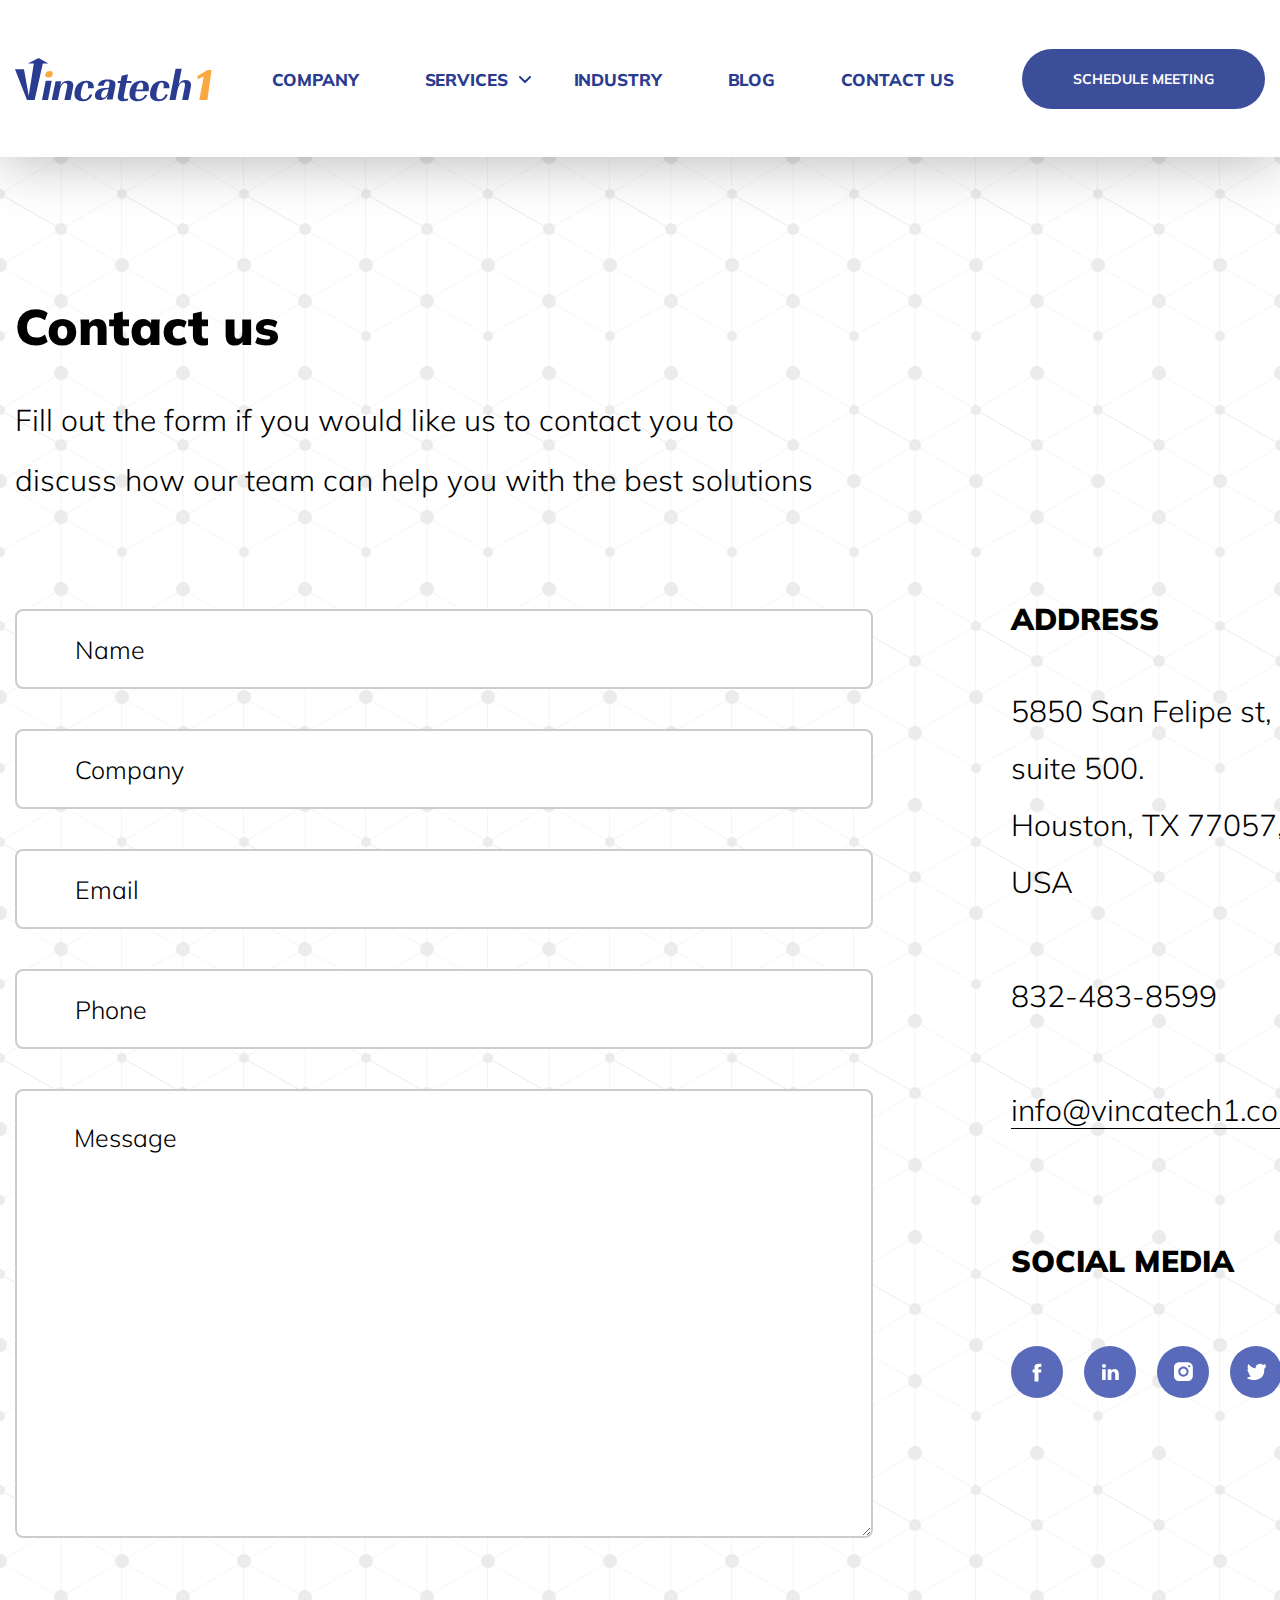
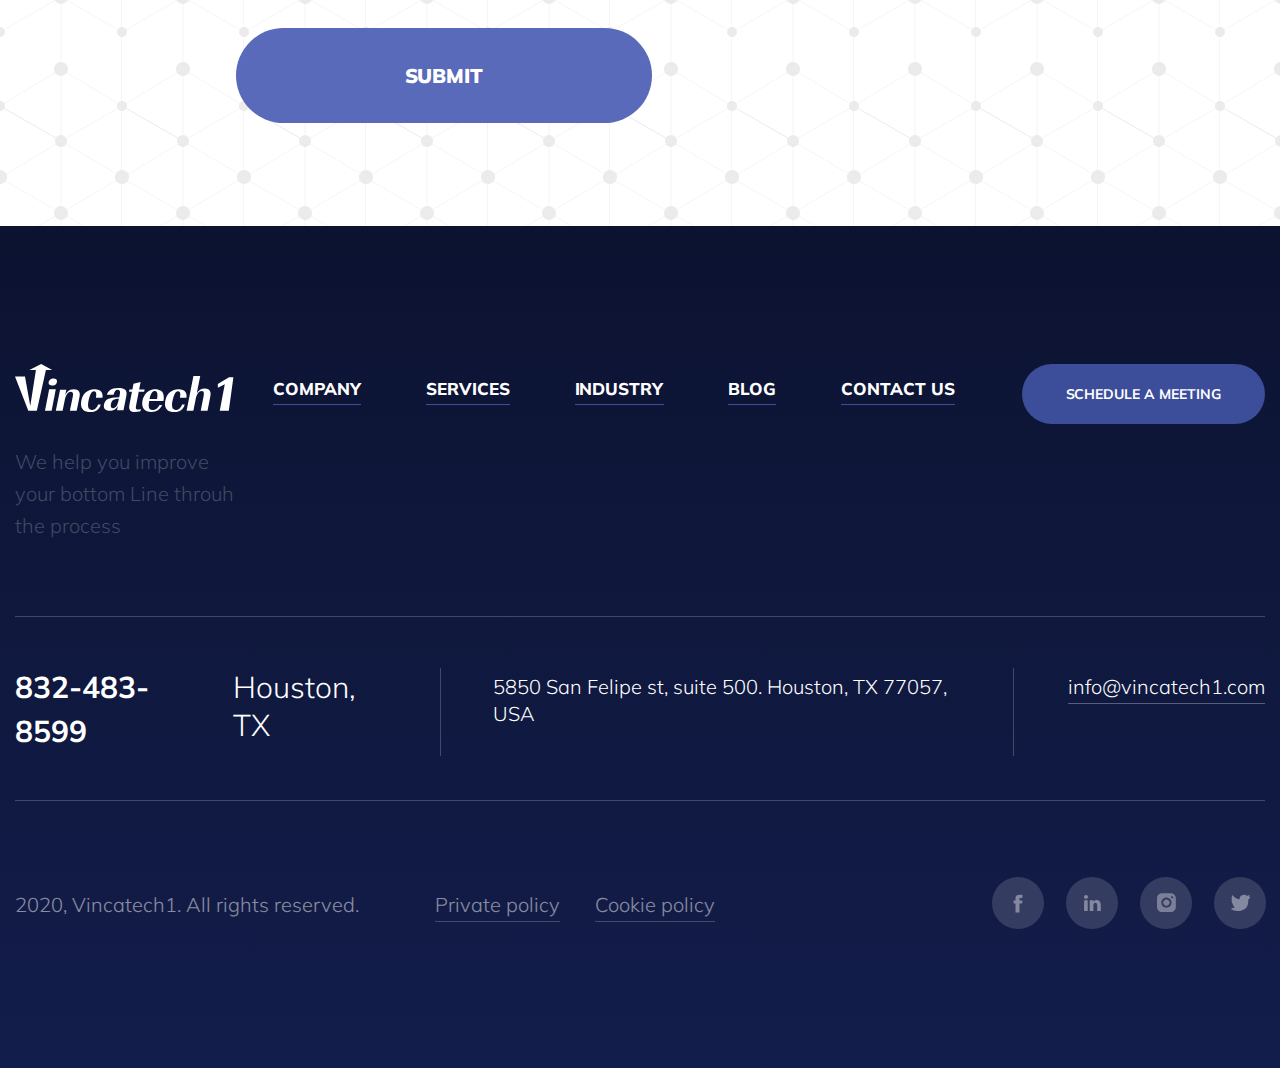
<file: contact-us.html>
<!DOCTYPE html>
<html lang="en-us">
<head>
    <meta charset="UTF-8">
    <meta name="viewport" content="width=device-width, initial-scale=1.0">
    <link rel="stylesheet" href="css/normalize.css">
    <link rel="stylesheet" href="css/style.css">
    <link href="https://fonts.googleapis.com/css2?family=Muli:wght@300;400;700;800;900&display=swap" rel="stylesheet">
    <title>Contact us - Vincatech1 - Cyber Security Solutions</title>
</head>
<body>
<header class="header">
    <div class="container">
        <div class="header__wrapper">
            <a class="header-logo" href="index.html">
                <img src="img/svg/header-logo.svg" alt="Vincatech1">
            </a>
            <a class="mobile-logo" href="index.html">
                <img class="mobile-logo__img" src="img/svg/mobile-logo.svg" alt="Vincatech1">
            </a>
            <nav class="site-navigation">
                <div class="site-navigation__cross">
                    <div></div>
                </div>
                <ul class="header-nav">
                    <li class="header-nav__item">
                        <a class="header-nav__link" href="company.html">Company</a>
                    </li>
                    <li class="header-nav__item dropdown-menu">
                        <a class="header-nav__link" href="#!">Services</a>
                        <div class="drop-menu">
                            <ul class="drop-menu__list">
                                <li class="drop-menu__item"><a href="managed-it.html" class="drop-menu__link">Managed
                                    IT</a></li>
                                <li class="drop-menu__item"><a href="office-365.html" class="drop-menu__link">Office
                                    365</a></li>
                                <li class="drop-menu__item"><a href="cybersecurity.html" class="drop-menu__link">Cybersecurity</a>
                                </li>
                                <li class="drop-menu__item"><a href="cloud-solutions.html" class="drop-menu__link">Cloud-based
                                    Solutions</a></li>
                                <li class="drop-menu__item"><a href="backup-recovery.html" class="drop-menu__link">Backup
                                    and
                                    Disaster Recovery</a></li>
                            </ul>
                        </div>
                    </li>
                    <li class="header-nav__item">
                        <a class="header-nav__link" href="industry.html">Industry</a>
                    </li>
                    <li class="header-nav__item">
                        <a class="header-nav__link" href="blog.html">Blog</a>
                    </li>
                    <li class="header-nav__item">
                        <a class="header-nav__link" href="contact-us.html">Contact us</a>
                    </li>
                </ul>
                <ul class="burger-nav">
                    <li class="burger-nav__item">
                        <a class="header-nav__link" href="company.html">Company</a>
                    </li>
                    <li class="burger-nav__item burger-menu">
                        <a class="header-nav__link" href="#!">Services</a>
                        <div class="drop-menu-burger">
                            <ul class="drop-menu-burger__list">
                                <li class="drop-menu-burger__item"><a href="managed-it.html" class="drop-menu__link">Managed
                                    IT</a></li>
                                <li class="drop-menu-burger__item"><a href="office-365.html" class="drop-menu__link">Office
                                    365</a></li>
                                <li class="drop-menu-burger__item"><a href="cybersecurity.html" class="drop-menu__link">Cybersecurity</a>
                                </li>
                                <li class="drop-menu-burger__item"><a href="cloud-solutions.html"
                                                                      class="drop-menu__link">Cloud-based
                                    Solutions</a></li>
                                <li class="drop-menu-burger__item"><a href="backup-recovery.html"
                                                                      class="drop-menu__link">Backup and
                                    Disaster Recovery</a></li>
                            </ul>
                        </div>
                        <div class="burger-arrow"></div>
                    </li>
                    <li class="burger-nav__item">
                        <a class="header-nav__link" href="industry.html">Industry</a>
                    </li>
                    <li class="burger-nav__item">
                        <a class="header-nav__link" href="blog.html">Blog</a>
                    </li>
                    <li class="burger-nav__item">
                        <a class="header-nav__link" href="contact-us.html">Contact us</a>
                    </li>
                    <li class="burger-nav__item burger-btn__item"><a class="burger-btn popup-meeting" href="#!">Schedule
                        meeting</a></li>
                </ul>
            </nav>
            <div class="header-burger">
                <div class="header-burger__menu">
                    <span></span>
                </div>
            </div>
            <a class="header-btn btn-blue popup-meeting" href="#!">Schedule meeting</a>
        </div>
    </div>
</header>
<main>
    <section class="contacts">
        <div class="container">
            <h2 class="contacts__title section-title">Contact us</h2>
            <p class="contacts__subtitle">Fill out the form if you would like us to contact you to discuss how our team
                can
                help you with the best solutions</p>
            <div class="contacts__wrapper">
                <div class="contacts-left">
                    <form class="form contacts-form" action="#" method="post">
                        <input class="form__field contacts-form__field" type="text" name="name" placeholder="Name"
                               required
                               onfocus="if (placeholder == 'Name') {placeholder = ''}"
                               onblur="if (placeholder == '') {placeholder = 'Name'}">
                        <input class="form__field contacts-form__field" type="text" name="company" placeholder="Company"
                               required
                               onfocus="if (placeholder == 'Company') {placeholder = ''}"
                               onblur="if (placeholder == '') {placeholder = 'Company'}">
                        <input class="form__field contacts-form__field" type="email" name="email" placeholder="Email"
                               required
                               onfocus="if (placeholder == 'Email') {placeholder = ''}"
                               onblur="if (placeholder == '') {placeholder = 'Email'}">
                        <input class="form__field contacts-form__field" type="tel" name="phone" placeholder="Phone"
                               required
                               onfocus="if (placeholder == 'Phone') {placeholder = ''}"
                               onblur="if (placeholder == '') {placeholder = 'Phone'}">
                        <textarea class="textarea contacts-textarea" name="message" placeholder="Message" required
                                  onfocus="if (placeholder == 'Message') {placeholder = ''}"
                                  onblur="if (placeholder == '') {placeholder = 'Message'}"></textarea>
                        <button class="submit-btn btn-blue contacts-submit" type="submit">Submit</button>
                    </form>
                    <div class="confirmation-block">
                        <p class="confirmation-block__message">Thank you!<br> Your message sent. We will contact you back
                            as soon as we get email.</p>
                    </div>
                </div>
                <div class="contacts-right">
                    <div>
                        <h4 class="contacts-right__title">Address</h4>
                        <p class="contacts-right__text">5850 San Felipe st,<br> suite 500.<br> Houston, TX 77057,
                            USA<br><br>
                            <a class="contacts__phone" href="tel:832-483-8599">832-483-8599</a><br><br>
                            <a class="contacts__email" href="mailto:info@vincatech1.com">info@vincatech1.com</a></p>
                    </div>
                    <div>
                        <h4 class="contacts-right__title">Social media</h4>
                        <div class="contacts__socials">
                            <ul class="social-list">
                                <li class="social-list-item">
                                    <a class="contacts__socials--fb contacts__socials-link"
                                       href="https://www.facebook.com/vincatech/" target="_blank"></a>
                                </li>
                                <li class="social-list-item">
                                    <a class="contacts__socials--lkdn contacts__socials-link"
                                       href="http://linkedin.com/company/vincatech1/about" target="_blank"></a>
                                </li>
                                <li class="social-list-item">
                                    <a class="contacts__socials--inst contacts__socials-link"
                                       href="http://instagram.com/vincatech1" target="_blank"></a>
                                </li>
                                <li class="social-list-item">
                                    <a class="contacts__socials--twt contacts__socials-link"
                                       href="https://twitter.com/VincaTech1/" target="_blank"></a>
                                </li>
                            </ul>
                        </div>
                    </div>
                </div>
            </div>
        </div>
    </section>
</main>
<footer class="footer">
    <div class="container">
        <div class="footer__top">
            <a class="footer-logo" href="index.html">
                <img src="img/svg/footer-logo.svg" alt="Vincatech1">
            </a>
            <ul class="footer-nav">
                <li class="footer-nav__item">
                    <a class="footer-nav__link" href="company.html">Company</a>
                </li>
                <li class="footer-nav__item">
                    <a class="footer-nav__link" href="office-365.html">Services</a>
                </li>
                <li class="footer-nav__item">
                    <a class="footer-nav__link" href="industry.html">Industry</a>
                </li>
                <li class="footer-nav__item">
                    <a class="footer-nav__link" href="blog.html">Blog</a>
                </li>
                <li class="footer-nav__item">
                    <a class="footer-nav__link" href="contact-us.html">Contact us</a>
                </li>
            </ul>
            <a class="footer-btn btn-blue popup-meeting" href="#!">Schedule a meeting</a>
            <div class="footer__hidden-block">
                <div class="footer__middle__phone">
                    <a class="phone-link" href="tel:832-483-8599">832-483-8599</a>
                </div>
                <div class="footer__middle__city">Houston, TX</div>
            </div>
        </div>
        <div class="footer__descr">
            We help you improve<br> your bottom Line throuh<br> the process
        </div>
        <div class="footer__middle">
            <div class="footer__middle-block">
                <div class="footer__middle__phone">
                    <a class="phone-link" href="tel:832-483-8599">832-483-8599</a>
                </div>
                <div class="footer__middle__city">Houston, TX</div>
            </div>
            <div class="footer__middle-block">
                5850 San Felipe st, suite 500. Houston, TX 77057, USA
            </div>
            <div class="footer__middle-block email-block">
                <a class="email-link" href="mailto:info@vincatech1.com">info@vincatech1.com</a>
            </div>
        </div>
        <div class="footer__bottom">
            <div class="footer__copyright">
                <p class="copyright-text">2020, Vincatech1. All rights reserved.</p>
                <a class="policy-link" href="privacy-policy.html" target="_blank">Private policy</a>
                <a class="policy-link" href="cookies-policy.html" target="_blank">Cookie policy</a>
            </div>
            <div class="footer__socials">
                <ul class="social-list">
                    <li class="social-list-item">
                        <a class="social-list-link social-list-link--fb" href="https://www.facebook.com/vincatech/" target="_blank"></a>
                    </li>
                    <li class="social-list-item">
                        <a class="social-list-link social-list-link--lkdn" href="http://linkedin.com/company/vincatech1/about" target="_blank"></a>
                    </li>
                    <li class="social-list-item">
                        <a class="social-list-link social-list-link--inst" href="http://instagram.com/vincatech1" target="_blank"></a>
                    </li>
                    <li class="social-list-item">
                        <a class="social-list-link social-list-link--twt" href="https://twitter.com/VincaTech1/" target="_blank"></a>
                    </li>
                </ul>
            </div>
        </div>
    </div>
</footer>
<div class="popup">
    <div class="popup__body">
        <div class="popup-close">
            <div class="popup-close__block">

            </div>
        </div>
        <div class="popup__wrapper">
            <h2 class="popup__title">Schedule a meeting</h2>
            <p class="popup__subtitle">We do our best work when we can learn <br> about your business, people, process
                and strategies.<br> Request a
                meeting now!</p>
            <form class="form popup__form" action="#" method="post">
                <input class="form__field popup__field" type="text" name="name" placeholder="Name" required
                       onfocus="if (placeholder == 'Name') {placeholder = ''}"
                       onblur="if (placeholder == '') {placeholder = 'Name'}">
                <input class="form__field popup__field" type="text" name="company" placeholder="Company" required
                       onfocus="if (placeholder == 'Company') {placeholder = ''}"
                       onblur="if (placeholder == '') {placeholder = 'Company'}">
                <input class="form__field popup__field" type="email" name="email" placeholder="Email" required
                       onfocus="if (placeholder == 'Email') {placeholder = ''}"
                       onblur="if (placeholder == '') {placeholder = 'Email'}">
                <input class="form__field popup__field" type="tel" name="phone" placeholder="Phone" required
                       onfocus="if (placeholder == 'Phone') {placeholder = ''}"
                       onblur="if (placeholder == '') {placeholder = 'Phone'}">
                <textarea class="textarea popup__field popup__area" name="message" placeholder="Message" required
                          onfocus="if (placeholder == 'Message') {placeholder = ''}"
                          onblur="if (placeholder == '') {placeholder = 'Message'}"></textarea>
                <button class="submit-btn btn-blue popup-submit" type="submit">Submit</button>
            </form>
            <div class="popup-confirmation">
                <p class="popup-confirmation__message">Thank you!<br> Your message sent. We will contact you back
                    as soon as we get email.</p>
            </div>
        </div>
    </div>
</div>
<script src="https://code.jquery.com/jquery-3.5.1.min.js"></script>
<script src="js/main.js"></script>
</body>
</html>
</file>
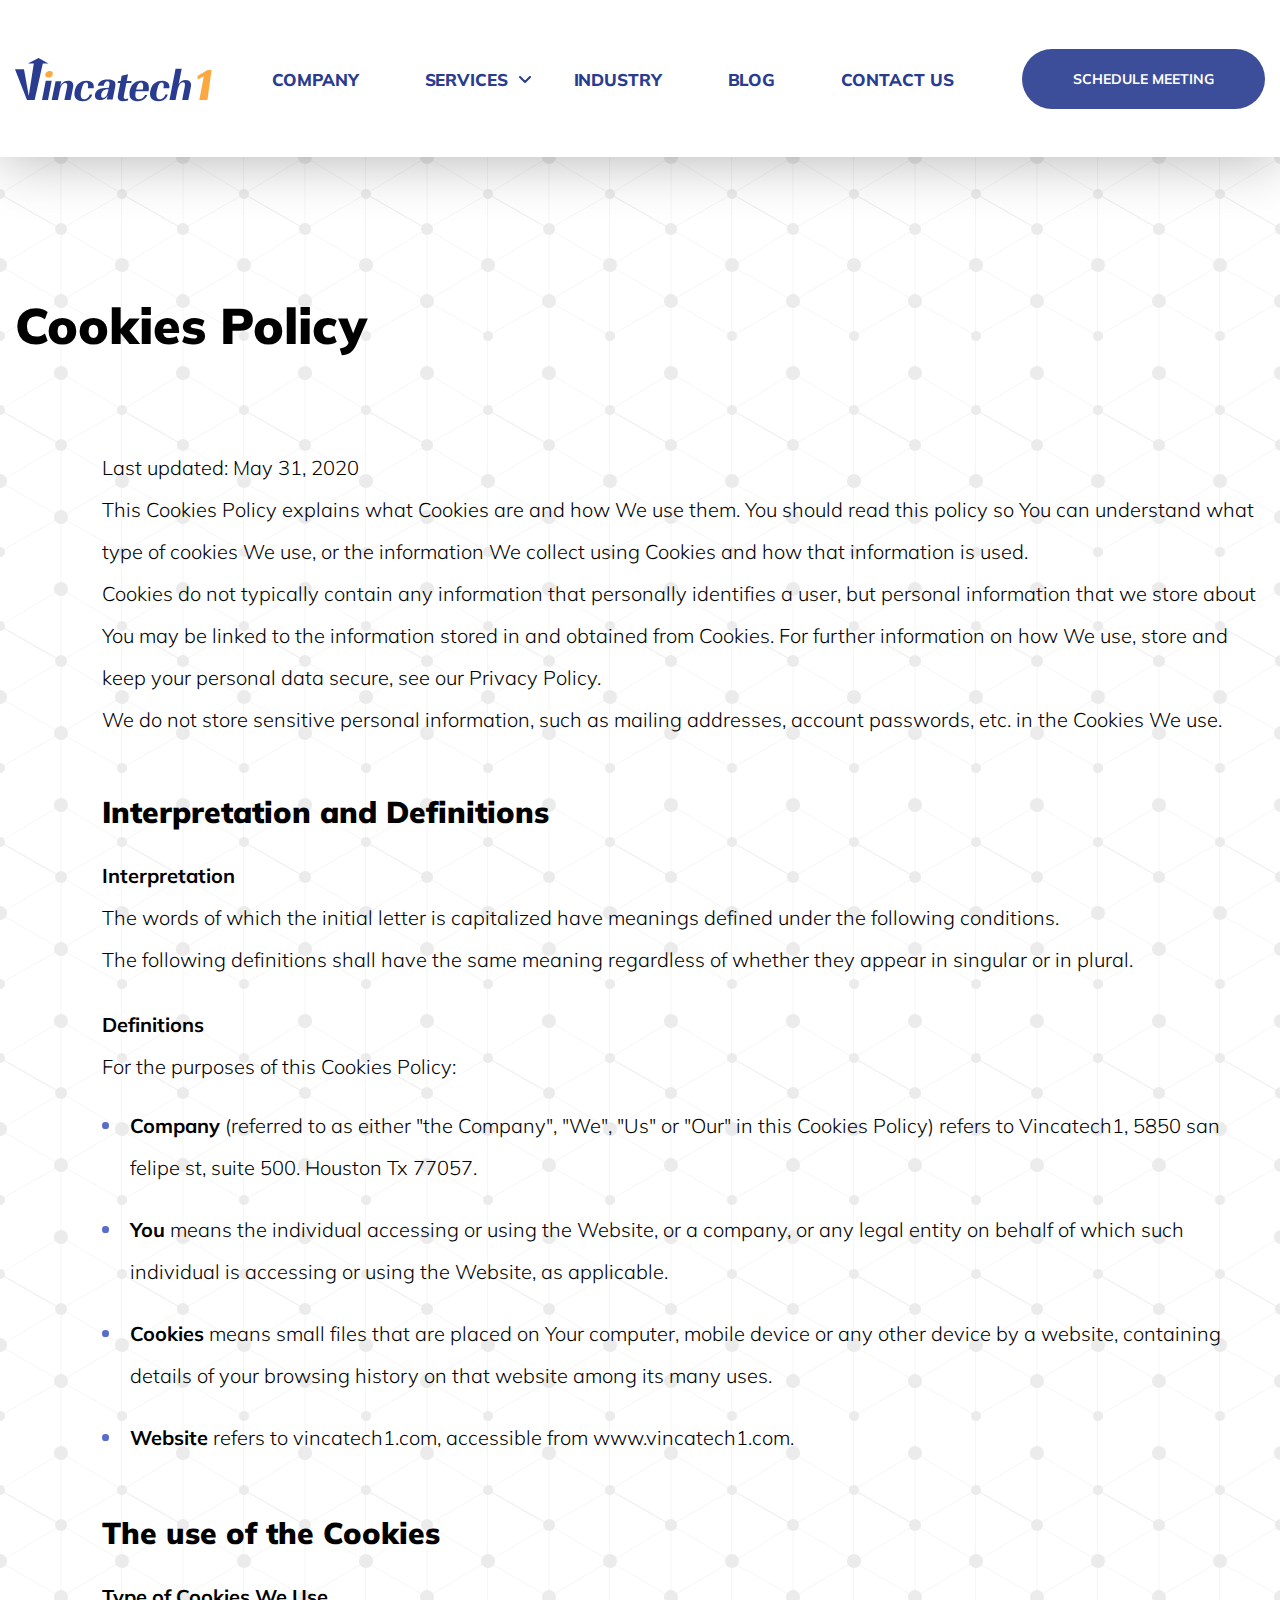
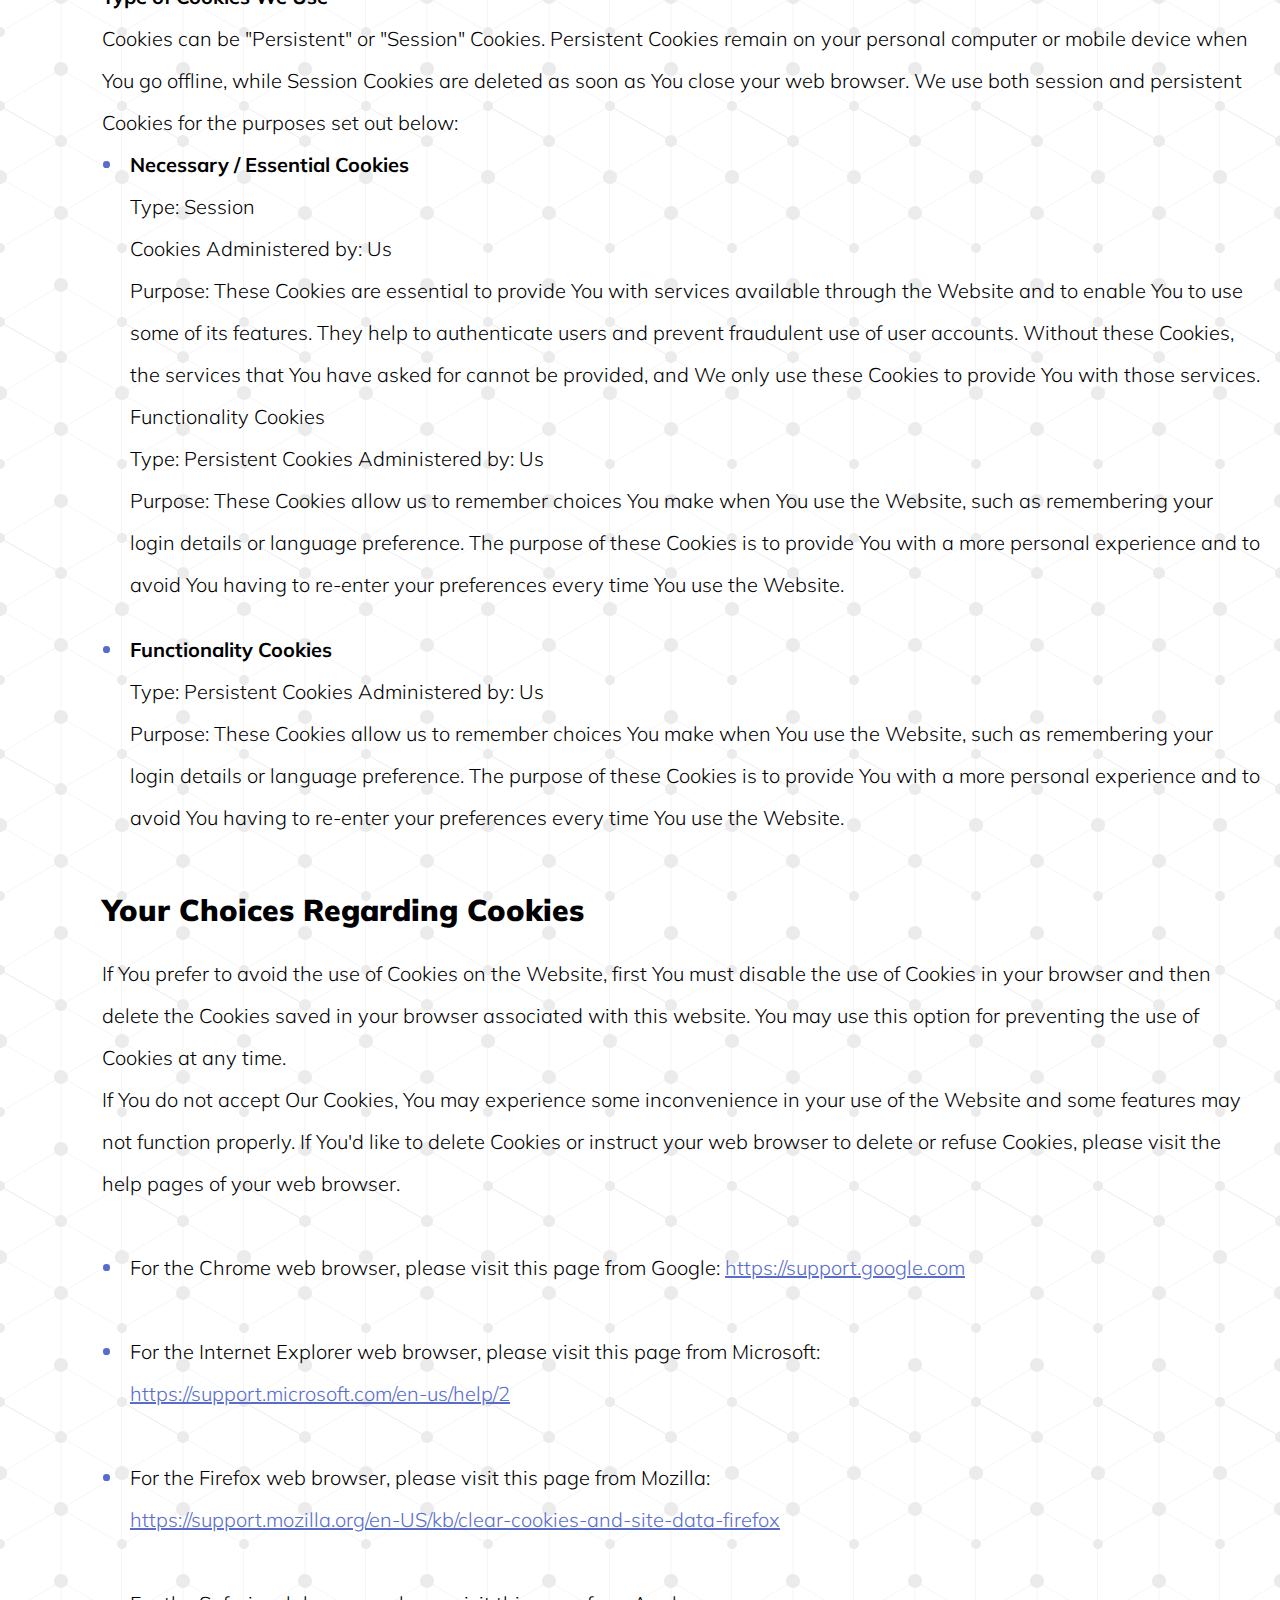
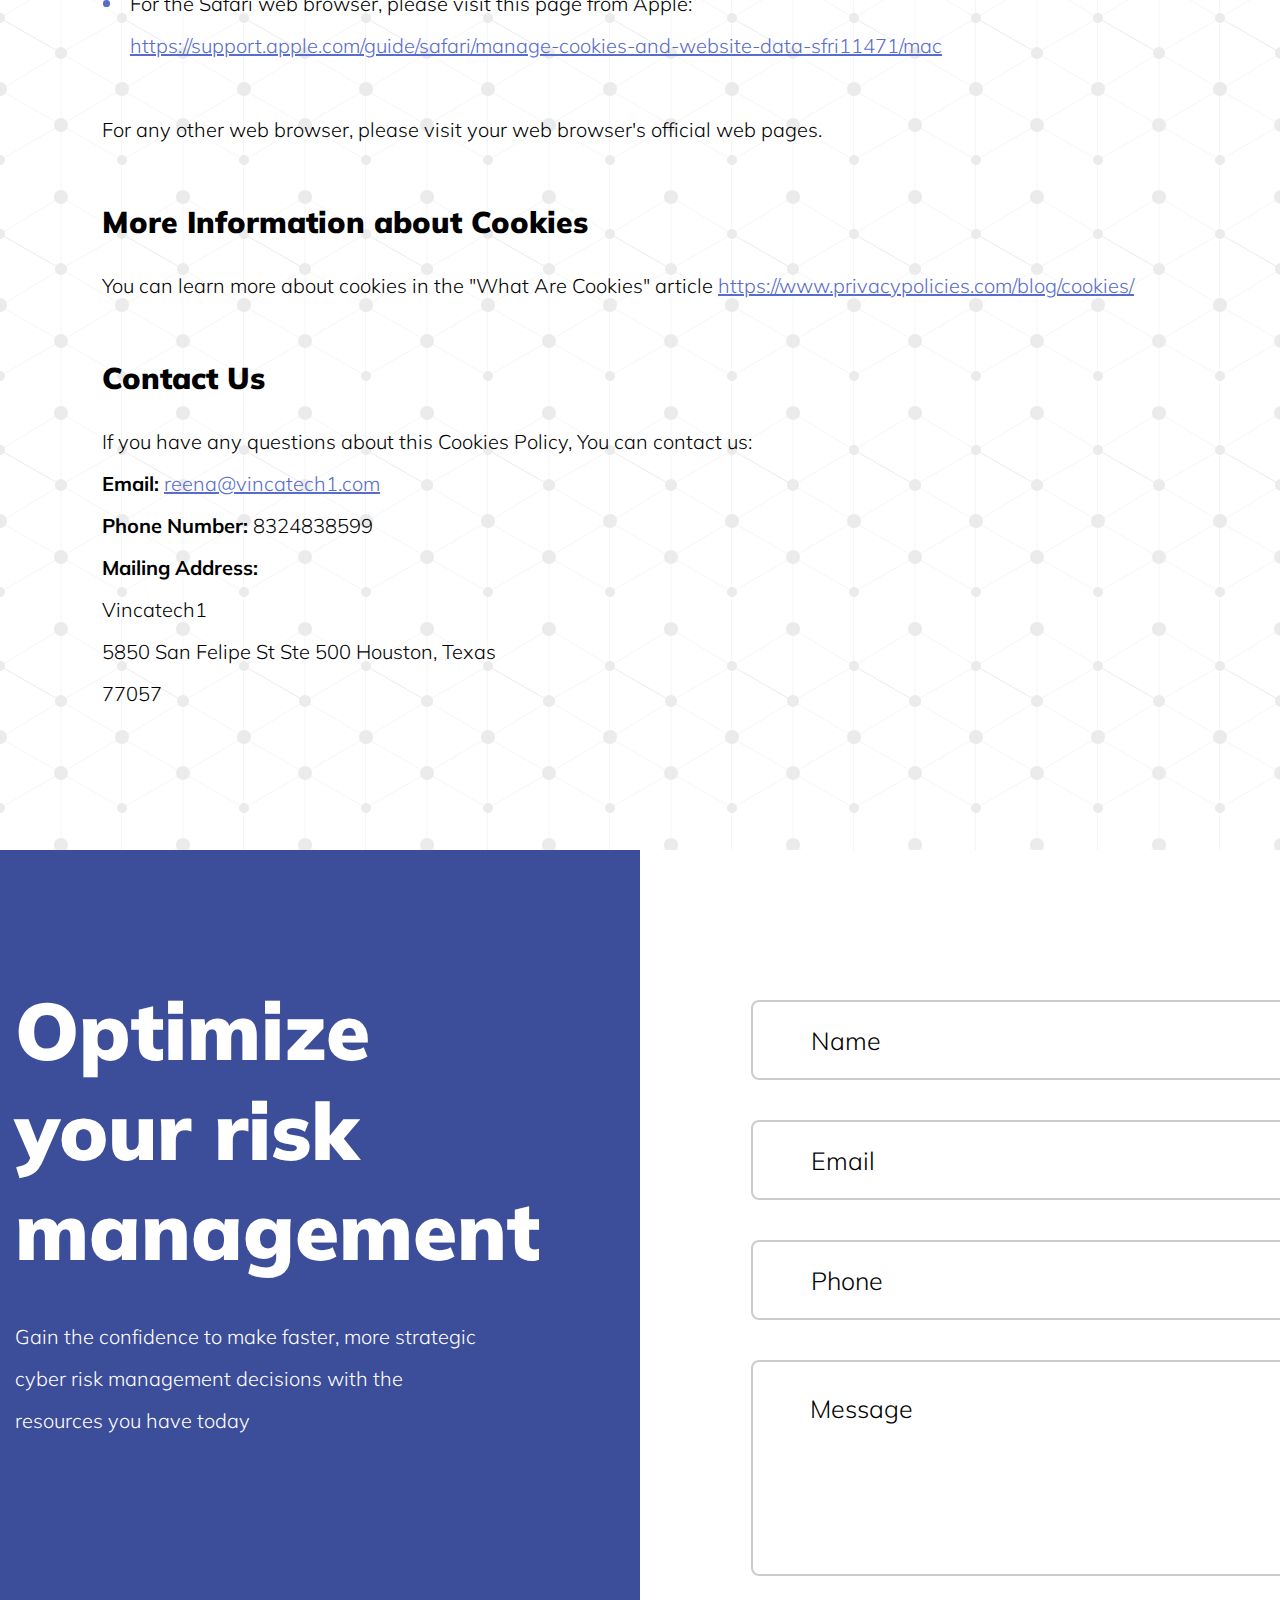
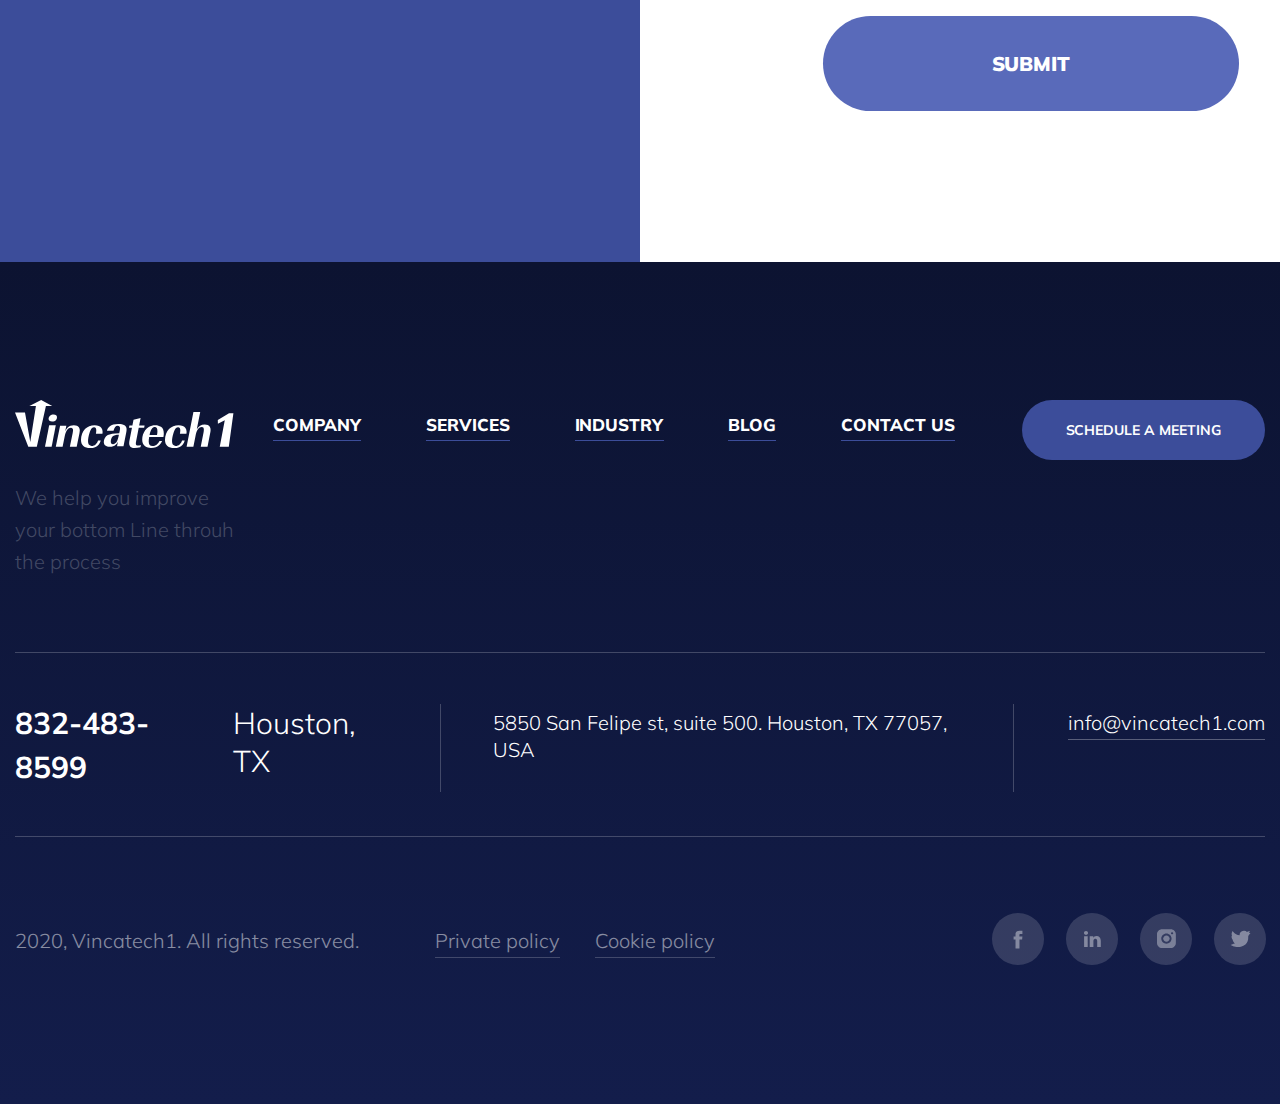
<file: cookies-policy.html>
<!DOCTYPE html>
<html lang="en-us">
<head>
    <meta charset="UTF-8">
    <meta name="viewport" content="width=device-width, initial-scale=1.0">
    <link rel="stylesheet" href="css/normalize.css">
    <link rel="stylesheet" href="css/style.css">
    <link href="https://fonts.googleapis.com/css2?family=Muli:wght@300;400;700;800;900&display=swap" rel="stylesheet">
    <title>Cookies Policy - Vincatech1 - Cyber Security Solutions</title>
</head>
<body>
<header class="header">
    <div class="container">
        <div class="header__wrapper">
            <a class="header-logo" href="index.html">
                <img src="img/svg/header-logo.svg" alt="Vincatech1">
            </a>
            <a class="mobile-logo" href="index.html">
                <img class="mobile-logo__img" src="img/svg/mobile-logo.svg" alt="Vincatech1">
            </a>
            <nav class="site-navigation">
                <div class="site-navigation__cross">
                    <div></div>
                </div>
                <ul class="header-nav">
                    <li class="header-nav__item">
                        <a class="header-nav__link" href="company.html">Company</a>
                    </li>
                    <li class="header-nav__item dropdown-menu">
                        <a class="header-nav__link" href="#!">Services</a>
                        <div class="drop-menu">
                            <ul class="drop-menu__list">
                                <li class="drop-menu__item"><a href="managed-it.html" class="drop-menu__link">Managed
                                    IT</a></li>
                                <li class="drop-menu__item"><a href="office-365.html" class="drop-menu__link">Office
                                    365</a></li>
                                <li class="drop-menu__item"><a href="cybersecurity.html" class="drop-menu__link">Cybersecurity</a>
                                </li>
                                <li class="drop-menu__item"><a href="cloud-solutions.html" class="drop-menu__link">Cloud-based
                                    Solutions</a></li>
                                <li class="drop-menu__item"><a href="backup-recovery.html" class="drop-menu__link">Backup
                                    and
                                    Disaster Recovery</a></li>
                            </ul>
                        </div>
                    </li>
                    <li class="header-nav__item">
                        <a class="header-nav__link" href="industry.html">Industry</a>
                    </li>
                    <li class="header-nav__item">
                        <a class="header-nav__link" href="blog.html">Blog</a>
                    </li>
                    <li class="header-nav__item">
                        <a class="header-nav__link" href="contact-us.html">Contact us</a>
                    </li>
                </ul>
                <ul class="burger-nav">
                    <li class="burger-nav__item">
                        <a class="header-nav__link" href="company.html">Company</a>
                    </li>
                    <li class="burger-nav__item burger-menu">
                        <a class="header-nav__link" href="#!">Services</a>
                        <div class="drop-menu-burger">
                            <ul class="drop-menu-burger__list">
                                <li class="drop-menu-burger__item"><a href="managed-it.html" class="drop-menu__link">Managed
                                    IT</a></li>
                                <li class="drop-menu-burger__item"><a href="office-365.html" class="drop-menu__link">Office
                                    365</a></li>
                                <li class="drop-menu-burger__item"><a href="cybersecurity.html" class="drop-menu__link">Cybersecurity</a>
                                </li>
                                <li class="drop-menu-burger__item"><a href="cloud-solutions.html"
                                                                      class="drop-menu__link">Cloud-based
                                    Solutions</a></li>
                                <li class="drop-menu-burger__item"><a href="backup-recovery.html"
                                                                      class="drop-menu__link">Backup and
                                    Disaster Recovery</a></li>
                            </ul>
                        </div>
                        <div class="burger-arrow"></div>
                    </li>
                    <li class="burger-nav__item">
                        <a class="header-nav__link" href="industry.html">Industry</a>
                    </li>
                    <li class="burger-nav__item">
                        <a class="header-nav__link" href="blog.html">Blog</a>
                    </li>
                    <li class="burger-nav__item">
                        <a class="header-nav__link" href="contact-us.html">Contact us</a>
                    </li>
                    <li class="burger-nav__item burger-btn__item"><a class="burger-btn popup-meeting" href="#!">Schedule
                        meeting</a></li>
                </ul>
            </nav>
            <div class="header-burger">
                <div class="header-burger__menu">
                    <span></span>
                </div>
            </div>
            <a class="header-btn btn-blue popup-meeting" href="#!">Schedule meeting</a>
        </div>
    </div>
</header>
<main>
    <div class="cookies">
        <div class="container">
            <h1 class="cookies__title">Cookies Policy</h1>
            <div class="cookies__wrapper">
                <p class="cookies__text">Last updated: May 31, 2020<br>
                    This Cookies Policy explains what Cookies are and how We use them. You should read this policy so
                    You can understand what type of cookies We use, or the information We collect using Cookies and how
                    that information is used.<br>
                    Cookies do not typically contain any information that personally identifies a user, but personal
                    information that we store about You may be linked to the information stored in and obtained from
                    Cookies. For further information on how We use, store and keep your personal data secure, see our
                    Privacy Policy.<br>
                    We do not store sensitive personal information, such as mailing addresses, account passwords, etc.
                    in the Cookies We use.</p>
                <h3 class="cookies__subtitle-1 cookies__subtitle">Interpretation and Definitions</h3>
                <div class="cookies-block-2">
                    <p class="cookies-block-2__title cookies-block-title">Interpretation</p>
                    <p class="cookies-block-2__text cookies__text">The words of which the initial letter is capitalized
                        have meanings defined
                        under the following conditions.<br>
                        The following definitions shall have the same meaning regardless of whether they appear in
                        singular or in plural.</p>
                </div>
                <div class="cookies-block-3">
                    <p class="cookies-block-3__title cookies-block-title">Definitions</p>
                    <p class="cookies-block-3__text cookies__text">For the purposes of this Cookies Policy:</p>
                    <ul class="cookies__ulist">
                        <li class="cookies__ulist-item">
                            <div class="cookies__ulist-1-num cookies__ulist-num"></div>
                            <span
                                    class="cookies_bold">Company</span> (referred
                            to as either "the Company", "We", "Us" or "Our" in this Cookies Policy) refers to
                            Vincatech1, 5850 san felipe st, suite 500. Houston Tx 77057.
                        </li>
                        <li class="cookies__ulist-item">
                            <div class="cookies__ulist-1-num cookies__ulist-num"></div>
                            <span
                                    class="cookies_bold">You</span> means the
                            individual accessing or using the Website, or a company, or any legal entity on behalf of
                            which such individual is accessing or using the Website, as applicable.
                        </li>
                        <li class="cookies__ulist-item">
                            <div class="cookies__ulist-1-num cookies__ulist-num"></div>
                            <span
                                    class="cookies_bold">Cookies</span> means
                            small files that are placed on Your computer, mobile device or any other device by a
                            website, containing details of your browsing history on that website among its many uses.
                        </li>
                        <li class="cookies__ulist-item">
                            <div class="cookies__ulist-1-num cookies__ulist-num"></div>
                            <span
                                    class="cookies_bold">Website</span> refers to
                            vincatech1.com, accessible from www.vincatech1.com.
                        </li>
                    </ul>
                </div>
                <h3 class="cookies__subtitle-2 cookies__subtitle">The use of the Cookies</h3>
                <div class="cookies-block-4">
                    <p class="cookies-block-4__title cookies-block-title">Type of Cookies We Use</p>
                    <p class="cookies-block-4__text cookies__text">Cookies can be "Persistent" or "Session" Cookies.
                        Persistent Cookies remain on your personal computer or mobile device when You go offline, while
                        Session<br> Cookies are deleted as soon as You close your web browser. We use both session and
                        persistent Cookies for the purposes set out below:</p>
                    <ul class="cookies__ulist-2">
                        <li class="cookies__ulist-2-item">
                            <div class="cookies__ulist-2-num-1 cookies__ulist-num"></div>
                            <span class="cookies_wrap"><span class="cookies_bold">Necessary / Essential Cookies</span> <br>
                            Type: Session<br>
                            Cookies Administered by: Us<br>
                            Purpose: These Cookies are essential to provide You with services available through the Website and to enable You
                            to use<br class="hide-br"> some of its features. They help to authenticate users and prevent fraudulent use of user accounts. Without
                            these Cookies,<br class="hide-br">the services that You have asked for cannot be provided, and We only use these Cookies to provide
                            You with those services.<br>
                            Functionality Cookies<br>
                            Type: Persistent Cookies Administered by: Us<br>
                            Purpose: These Cookies allow us to remember choices You make when You use the Website, such as remembering
                            your<br class="hide-br">login details or language preference. The purpose of these Cookies is to provide You with a more personal
                            experience and to<br class="hide-br">avoid You having to re-enter your preferences every time You use the Website.</span>
                        </li>
                        <li class="cookies__ulist-2-item">
                            <div class="cookies__ulist-2-num-2 cookies__ulist-num"></div>
                            <span class="cookies_wrap"><span class="cookies_bold">Functionality Cookies</span> <br>
                            Type: Persistent Cookies Administered by: Us<br>
                            Purpose: These Cookies allow us to remember choices You make when You use the Website, such as remembering
                            your<br class="hide-br">login details or language preference. The purpose of these Cookies is to provide You with a more personal
                                experience and to<br class="hide-br">avoid You having to re-enter your preferences every time You use the Website.</span>
                        </li>
                    </ul>
                </div>
                <h3 class="cookies__subtitle-3 cookies__subtitle">Your Choices Regarding Cookies</h3>
                <div class="cookies-block-5">
                    <p class="cookies-block-5__text cookies__text">If You prefer to avoid the use of Cookies on the
                        Website, first You must disable the use of Cookies in your browser and then delete the Cookies
                        saved in your<br> browser associated with this website. You may use this option for preventing
                        the
                        use of Cookies at any time.<br>
                        If You do not accept Our Cookies, You may experience some inconvenience in your use of the
                        Website and some features may not function properly. If You'd like to delete Cookies or instruct
                        your web browser to delete or refuse Cookies, please visit the help pages of your web
                        browser.</p>
                    <ul class="cookies__ulist-3">
                        <li class="cookies__ulist-3-item">
                            <div class="cookies__ulist-3-num cookies__ulist-num"></div>
                            For the Chrome web browser, please visit this page from Google: <a
                                href="https://support.google.com" target="_blank">https://support.google.com</a>
                        </li>
                        <li class="cookies__ulist-3-item">
                            <div class="cookies__ulist-3-num cookies__ulist-num"></div>
                            <span class="cookies-links_wrap">For the Internet Explorer web browser, please visit this page from Microsoft:
                            <a href="https://support.microsoft.com/en-us/help/2" target="_blank">https://support.microsoft.com/en-us/help/2</a></span>
                        </li>
                        <li class="cookies__ulist-3-item">
                            <div class="cookies__ulist-3-num cookies__ulist-num"></div>
                            <span class="cookies-links_wrap">For the Firefox web browser, please visit this page from Mozilla:
                            <a href="https://support.mozilla.org/en-US/kb/clear-cookies-and-site-data-firefox"
                               target="_blank">https://support.mozilla.org/en-US/kb/clear-cookies-and-site-data-firefox</a></span>
                        </li>
                        <li class="cookies__ulist-3-item">
                            <div class="cookies__ulist-3-num cookies__ulist-num"></div>
                            <span class="cookies-links_wrap">For the Safari web browser, please visit this page from Apple:
                            <a href="https://support.apple.com/guide/safari/manage-cookies-and-website-data-sfri11471/mac"
                               target="_blank">https://support.apple.com/guide/safari/manage-cookies-and-website-data-sfri11471/mac</a></span>
                        </li>
                    </ul>
                    <p class="cookies-block-5__text cookies__text">For any other web browser, please visit your web
                        browser's official web pages.</p>
                </div>
                <h3 class="cookies__subtitle-4 cookies__subtitle">More Information about Cookies</h3>
                <div class="cookies-block-6">
                    <p class="cookies-block-6__text cookies__text">You can learn more about cookies in the "What Are
                        Cookies" article <a href="https://www.privacypolicies.com/blog/cookies/" target="_blank">https://www.privacypolicies.com/blog/cookies/</a>
                    </p>
                    <h3 class="cookies__subtitle-5 cookies__subtitle">Contact Us</h3>
                    <p class="cookies-block-6__text cookies__text">
                        If you have any questions about this Cookies Policy, You can contact us:<br>
                        <span class="cookies_bold">Email:</span> <a href="mailto:reena@vincatech1.com">reena@vincatech1.com</a><br>
                        <span class="cookies_bold">Phone Number:</span> 8324838599<br>
                        <span class="cookies_bold">Mailing Address:</span><br>
                        Vincatech1<br>
                        5850 San Felipe St Ste 500 Houston, Texas<br>
                        77057
                    </p>
                </div>
            </div>
        </div>
    </div>
    <section class="feedback">
        <div class="container">
            <div class="feedback__wrapper">
                <div class="feedback__left">
                    <h2 class="feedback-title">Optimize your risk management</h2>
                    <p class="feedback-subtitle">Gain the confidence to make faster, more strategic cyber risk
                        management
                        decisions with the resources you have today</p>
                </div>
                <div class="feedback__right">
                    <form class="form feedback-form" action="#" method="post">
                        <input class="form__field" type="text" name="name" placeholder="Name" required
                               onfocus="if (placeholder == 'Name') {placeholder = ''}"
                               onblur="if (placeholder == '') {placeholder = 'Name'}">
                        <input class="form__field" type="email" name="email" placeholder="Email" required
                               onfocus="if (placeholder == 'Email') {placeholder = ''}"
                               onblur="if (placeholder == '') {placeholder = 'Email'}">
                        <input class="form__field" type="tel" name="phone" placeholder="Phone" required
                               onfocus="if (placeholder == 'Phone') {placeholder = ''}"
                               onblur="if (placeholder == '') {placeholder = 'Phone'}">
                        <textarea class="textarea" name="message" placeholder="Message" required
                                  onfocus="if (placeholder == 'Message') {placeholder = ''}"
                                  onblur="if (placeholder == '') {placeholder = 'Message'}"></textarea>
                        <button class="submit-btn btn-blue feedback-submit" type="submit">Submit</button>
                    </form>
                    <div class="feedback-confirmation">
                        <p class="feedback-confirmation__message">Thank you!<br> Your message sent. We will contact you back
                            as soon as we get email.</p>
                    </div>
                </div>
            </div>
        </div>
    </section>
</main>
<footer class="footer">
    <div class="container">
        <div class="footer__top">
            <a class="footer-logo" href="index.html">
                <img src="img/svg/footer-logo.svg" alt="Vincatech1">
            </a>
            <ul class="footer-nav">
                <li class="footer-nav__item">
                    <a class="footer-nav__link" href="company.html">Company</a>
                </li>
                <li class="footer-nav__item">
                    <a class="footer-nav__link" href="office-365.html">Services</a>
                </li>
                <li class="footer-nav__item">
                    <a class="footer-nav__link" href="industry.html">Industry</a>
                </li>
                <li class="footer-nav__item">
                    <a class="footer-nav__link" href="blog.html">Blog</a>
                </li>
                <li class="footer-nav__item">
                    <a class="footer-nav__link" href="contact-us.html">Contact us</a>
                </li>
            </ul>
            <a class="footer-btn btn-blue popup-meeting" href="#!">Schedule a meeting</a>
            <div class="footer__hidden-block">
                <div class="footer__middle__phone">
                    <a class="phone-link" href="tel:832-483-8599">832-483-8599</a>
                </div>
                <div class="footer__middle__city">Houston, TX</div>
            </div>
        </div>
        <div class="footer__descr">
            We help you improve<br> your bottom Line throuh<br> the process
        </div>
        <div class="footer__middle">
            <div class="footer__middle-block">
                <div class="footer__middle__phone">
                    <a class="phone-link" href="tel:832-483-8599">832-483-8599</a>
                </div>
                <div class="footer__middle__city">Houston, TX</div>
            </div>
            <div class="footer__middle-block">
                5850 San Felipe st, suite 500. Houston, TX 77057, USA
            </div>
            <div class="footer__middle-block email-block">
                <a class="email-link" href="mailto:info@vincatech1.com">info@vincatech1.com</a>
            </div>
        </div>
        <div class="footer__bottom">
            <div class="footer__copyright">
                <p class="copyright-text">2020, Vincatech1. All rights reserved.</p>
                <a class="policy-link" href="privacy-policy.html" target="_blank">Private policy</a>
                <a class="policy-link" href="cookies-policy.html" target="_blank">Cookie policy</a>
            </div>
            <div class="footer__socials">
                <ul class="social-list">
                    <li class="social-list-item">
                        <a class="social-list-link social-list-link--fb" href="https://www.facebook.com/vincatech/" target="_blank"></a>
                    </li>
                    <li class="social-list-item">
                        <a class="social-list-link social-list-link--lkdn" href="http://linkedin.com/company/vincatech1/about" target="_blank"></a>
                    </li>
                    <li class="social-list-item">
                        <a class="social-list-link social-list-link--inst" href="http://instagram.com/vincatech1" target="_blank"></a>
                    </li>
                    <li class="social-list-item">
                        <a class="social-list-link social-list-link--twt" href="https://twitter.com/VincaTech1/" target="_blank"></a>
                    </li>
                </ul>
            </div>
        </div>
    </div>
</footer>
<div class="popup">
    <div class="popup__body">
        <div class="popup-close">
            <div class="popup-close__block">

            </div>
        </div>
        <div class="popup__wrapper">
            <h2 class="popup__title">Schedule a meeting</h2>
            <p class="popup__subtitle">We do our best work when we can learn <br> about your business, people, process
                and strategies.<br> Request a
                meeting now!</p>
            <form class="form popup__form" action="#" method="post">
                <input class="form__field popup__field" type="text" name="name" placeholder="Name" required
                       onfocus="if (placeholder == 'Name') {placeholder = ''}"
                       onblur="if (placeholder == '') {placeholder = 'Name'}">
                <input class="form__field popup__field" type="text" name="company" placeholder="Company" required
                       onfocus="if (placeholder == 'Company') {placeholder = ''}"
                       onblur="if (placeholder == '') {placeholder = 'Company'}">
                <input class="form__field popup__field" type="email" name="email" placeholder="Email" required
                       onfocus="if (placeholder == 'Email') {placeholder = ''}"
                       onblur="if (placeholder == '') {placeholder = 'Email'}">
                <input class="form__field popup__field" type="tel" name="phone" placeholder="Phone" required
                       onfocus="if (placeholder == 'Phone') {placeholder = ''}"
                       onblur="if (placeholder == '') {placeholder = 'Phone'}">
                <textarea class="textarea popup__field popup__area" name="message" placeholder="Message" required
                          onfocus="if (placeholder == 'Message') {placeholder = ''}"
                          onblur="if (placeholder == '') {placeholder = 'Message'}"></textarea>
                <button class="submit-btn btn-blue popup-submit" type="submit">Submit</button>
            </form>
            <div class="popup-confirmation">
                <p class="popup-confirmation__message">Thank you!<br> Your message sent. We will contact you back
                    as soon as we get email.</p>
            </div>
        </div>
    </div>
</div>
<script src="https://code.jquery.com/jquery-3.5.1.min.js"></script>
<script src="js/main.js"></script>
</body>
</html>
</file>
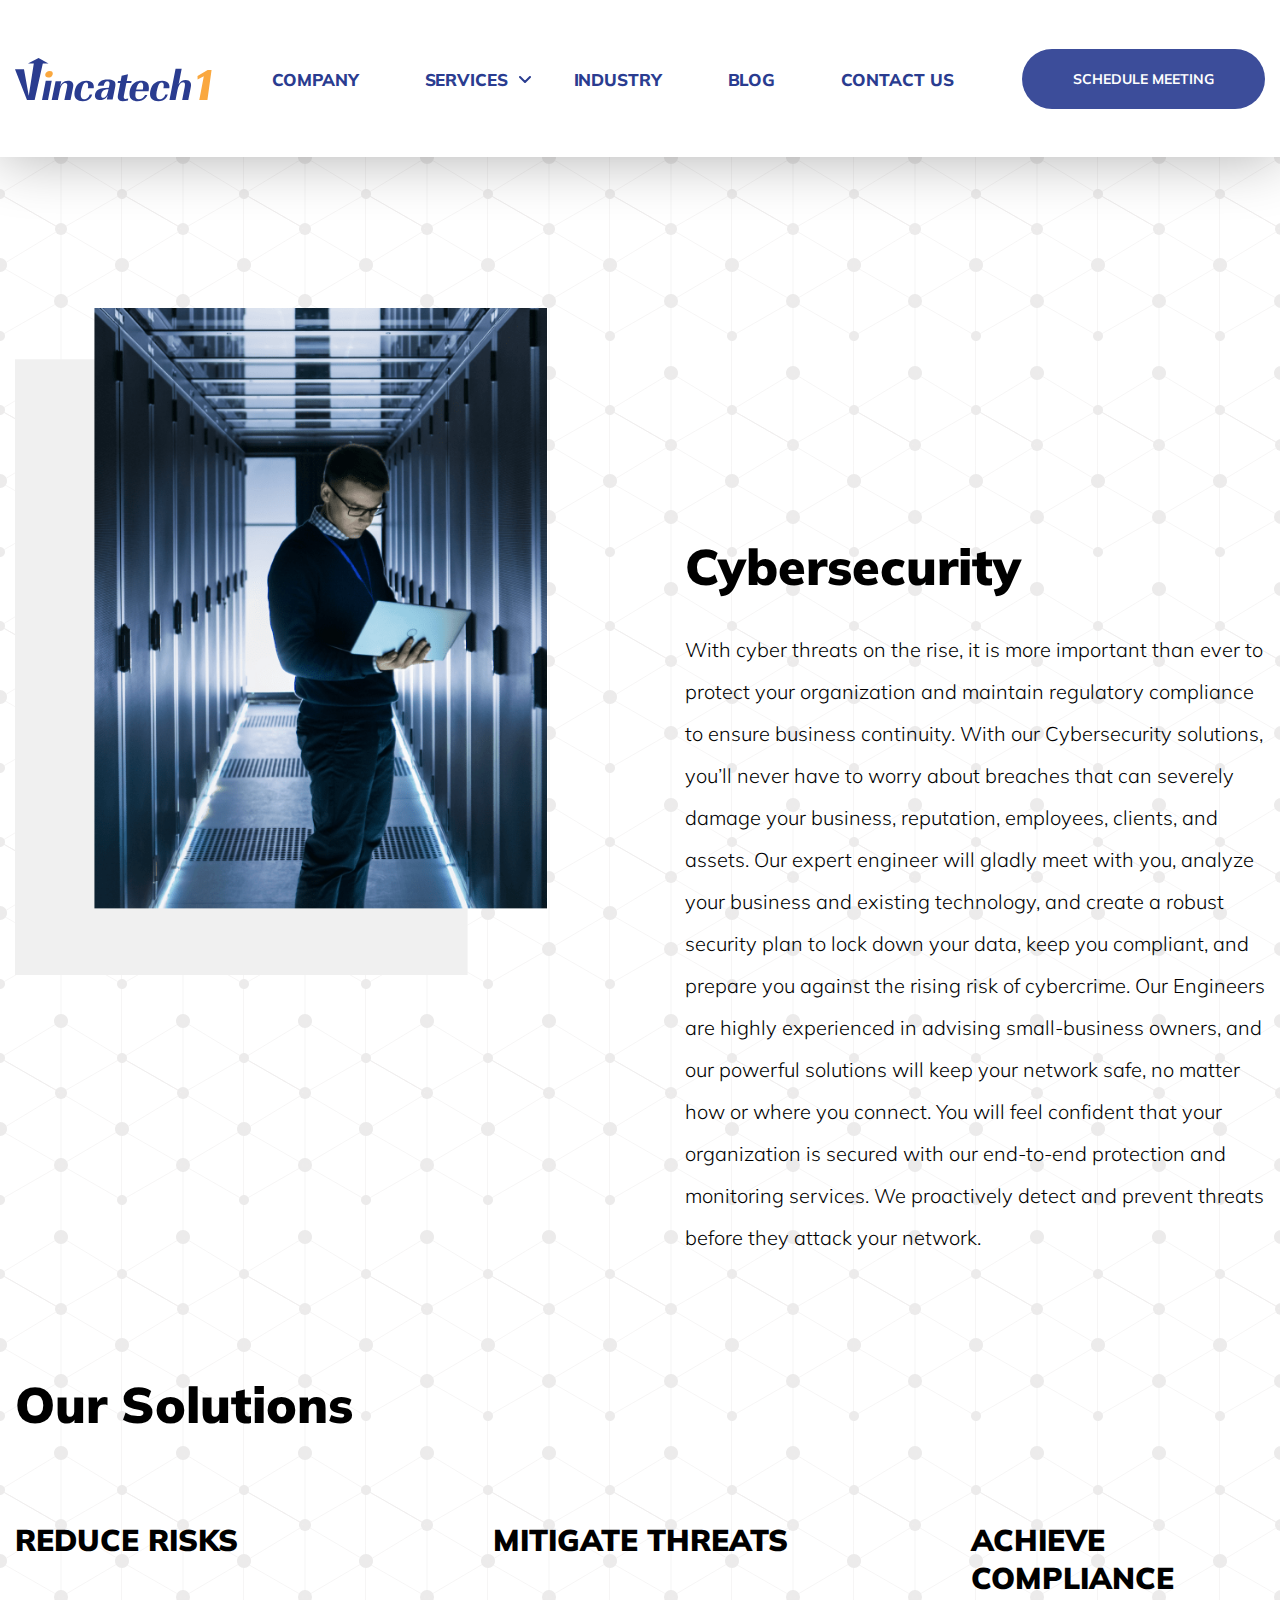
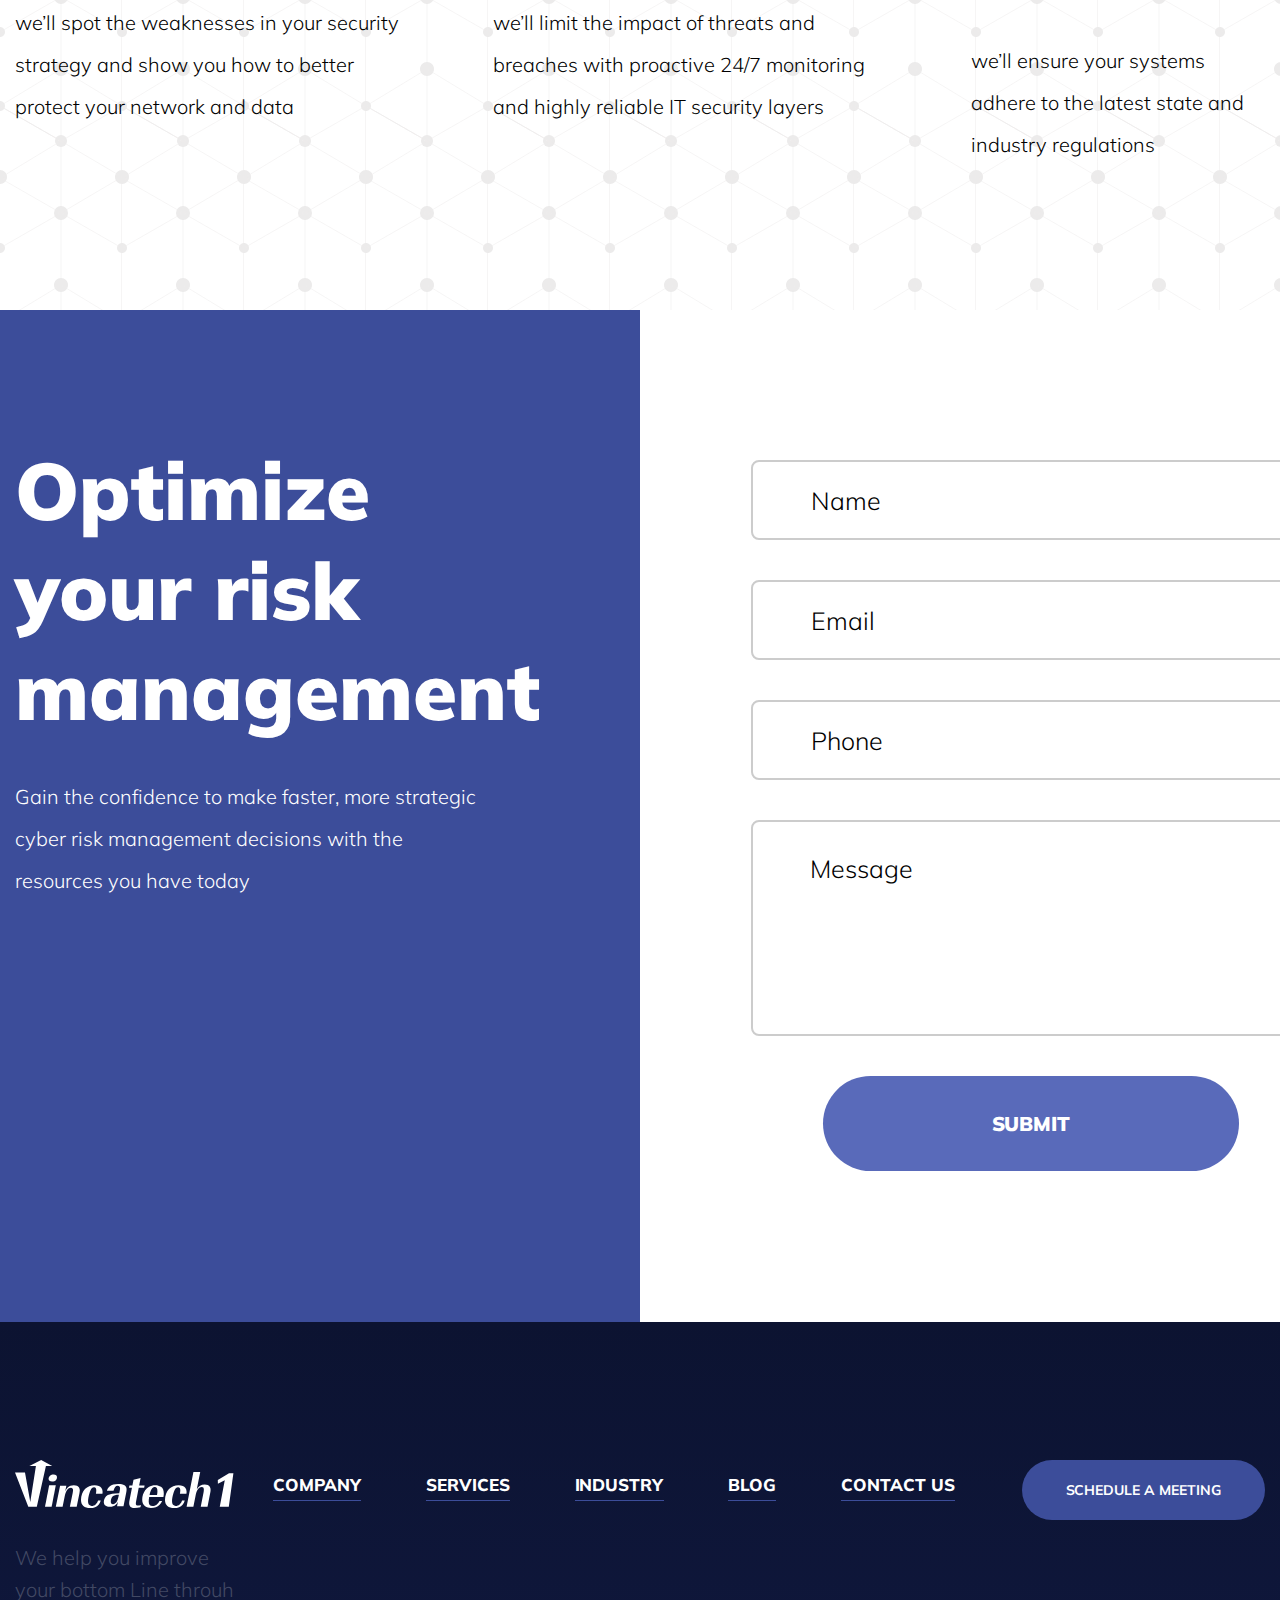
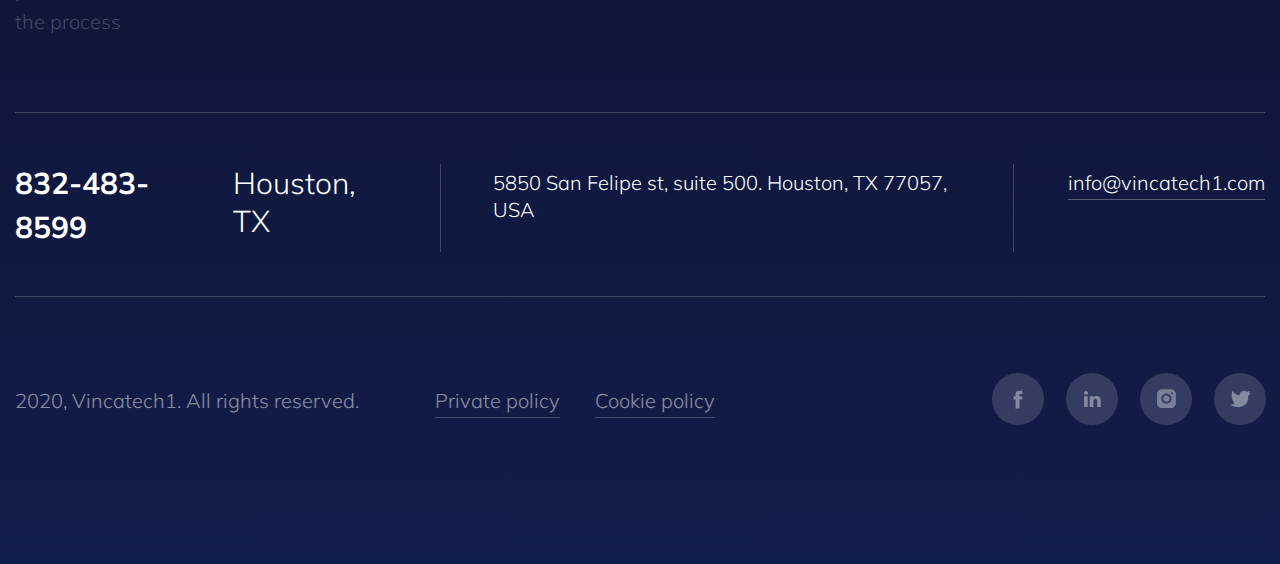
<file: cybersecurity.html>
<!DOCTYPE html>
<html lang="en-us">
<head>
    <meta charset="UTF-8">
    <meta name="viewport" content="width=device-width, initial-scale=1.0">
    <link rel="stylesheet" href="css/normalize.css">
    <link rel="stylesheet" href="css/style.css">
    <link href="https://fonts.googleapis.com/css2?family=Muli:wght@200;300;400;700;800;900&display=swap"
          rel="stylesheet">
    <title>Cybersecurity - Vincatech1 - Cyber Security Solutions</title>
</head>
<body>
<header class="header">
    <div class="container">
        <div class="header__wrapper">
            <a class="header-logo" href="index.html">
                <img src="img/svg/header-logo.svg" alt="Vincatech1">
            </a>
            <a class="mobile-logo" href="index.html">
                <img class="mobile-logo__img" src="img/svg/mobile-logo.svg" alt="Vincatech1">
            </a>
            <nav class="site-navigation">
                <div class="site-navigation__cross">
                    <div></div>
                </div>
                <ul class="header-nav">
                    <li class="header-nav__item">
                        <a class="header-nav__link" href="company.html">Company</a>
                    </li>
                    <li class="header-nav__item dropdown-menu">
                        <a class="header-nav__link" href="#!">Services</a>
                        <div class="drop-menu">
                            <ul class="drop-menu__list">
                                <li class="drop-menu__item"><a href="managed-it.html" class="drop-menu__link">Managed
                                    IT</a></li>
                                <li class="drop-menu__item"><a href="office-365.html" class="drop-menu__link">Office
                                    365</a></li>
                                <li class="drop-menu__item"><a href="cybersecurity.html" class="drop-menu__link">Cybersecurity</a>
                                </li>
                                <li class="drop-menu__item"><a href="cloud-solutions.html" class="drop-menu__link">Cloud-based
                                    Solutions</a></li>
                                <li class="drop-menu__item"><a href="backup-recovery.html" class="drop-menu__link">Backup
                                    and
                                    Disaster Recovery</a></li>
                            </ul>
                        </div>
                    </li>
                    <li class="header-nav__item">
                        <a class="header-nav__link" href="industry.html">Industry</a>
                    </li>
                    <li class="header-nav__item">
                        <a class="header-nav__link" href="blog.html">Blog</a>
                    </li>
                    <li class="header-nav__item">
                        <a class="header-nav__link" href="contact-us.html">Contact us</a>
                    </li>
                </ul>
                <ul class="burger-nav">
                    <li class="burger-nav__item">
                        <a class="header-nav__link" href="company.html">Company</a>
                    </li>
                    <li class="burger-nav__item burger-menu">
                        <a class="header-nav__link" href="#!">Services</a>
                        <div class="drop-menu-burger">
                            <ul class="drop-menu-burger__list">
                                <li class="drop-menu-burger__item"><a href="managed-it.html" class="drop-menu__link">Managed
                                    IT</a></li>
                                <li class="drop-menu-burger__item"><a href="office-365.html" class="drop-menu__link">Office
                                    365</a></li>
                                <li class="drop-menu-burger__item"><a href="cybersecurity.html" class="drop-menu__link">Cybersecurity</a>
                                </li>
                                <li class="drop-menu-burger__item"><a href="cloud-solutions.html"
                                                                      class="drop-menu__link">Cloud-based
                                    Solutions</a></li>
                                <li class="drop-menu-burger__item"><a href="backup-recovery.html"
                                                                      class="drop-menu__link">Backup and
                                    Disaster Recovery</a></li>
                            </ul>
                        </div>
                        <div class="burger-arrow"></div>
                    </li>
                    <li class="burger-nav__item">
                        <a class="header-nav__link" href="industry.html">Industry</a>
                    </li>
                    <li class="burger-nav__item">
                        <a class="header-nav__link" href="blog.html">Blog</a>
                    </li>
                    <li class="burger-nav__item">
                        <a class="header-nav__link" href="contact-us.html">Contact us</a>
                    </li>
                    <li class="burger-nav__item burger-btn__item"><a class="burger-btn popup-meeting" href="#!">Schedule
                        meeting</a></li>
                </ul>
            </nav>
            <div class="header-burger">
                <div class="header-burger__menu">
                    <span></span>
                </div>
            </div>
            <a class="header-btn btn-blue popup-meeting" href="#!">Schedule meeting</a>
        </div>
    </div>
</header>
<main>
    <section class="сybersecurity">
        <div class="container">
            <div class="сybersecurity__wrapper">
                <div class="сybersecurity__left">
                    <img src="img/cybersecurity-page-img.png" alt="Cybersecurity">
                </div>
                <div class="сybersecurity__right">
                    <h2 class="сybersecurity__right-title section-title">Cybersecurity</h2>
                    <p class="сybersecurity__right-text">With cyber threats on the rise, it is more important than ever
                        to protect your organization and maintain regulatory compliance to ensure business continuity.
                        With our Cybersecurity solutions, you’ll never have to worry about breaches that can severely
                        damage your business, reputation, employees, clients, and assets. Our expert engineer will
                        gladly meet with you, analyze your business and existing technology, and create a robust
                        security plan to lock down your data, keep you compliant, and prepare you against the rising
                        risk of cybercrime. Our Engineers are highly experienced in advising<br> small-business owners,
                        and
                        our powerful solutions will keep your network safe, no matter how or where you connect. You will
                        feel confident that your organization is secured with our end-to-end protection and monitoring
                        services. We proactively detect and prevent threats before they attack your network.</p>
                </div>
            </div>
            <h3 class="сybersecurity__title">Our Solutions</h3>
            <div class="сybersecurity__columns">
                <div class="сybersecurity__column">
                    <h4 class="сybersecurity__columns-title">Reduce risks</h4>
                    <p class="сybersecurity__columns-text">we’ll spot the weaknesses in your security strategy and show you how to better protect your
                        network and data</p>
                </div>
                <div class="сybersecurity__column">
                    <h4 class="сybersecurity__columns-title">Mitigate threats</h4>
                    <p class="сybersecurity__columns-text">we’ll limit the impact of threats and breaches with proactive 24/7 monitoring and highly reliable
                        IT security layers</p>
                </div>
                <div class="сybersecurity__column">
                    <h4 class="сybersecurity__columns-title">Achieve compliance</h4>
                    <p class="сybersecurity__columns-text">we’ll ensure your systems adhere to the latest state and industry regulations</p>
                </div>
            </div>
        </div>
    </section>
    <section class="feedback">
        <div class="container">
            <div class="feedback__wrapper">
                <div class="feedback__left">
                    <h2 class="feedback-title">Optimize your risk management</h2>
                    <p class="feedback-subtitle">Gain the confidence to make faster, more strategic cyber risk
                        management
                        decisions with the resources you have today</p>
                </div>
                <div class="feedback__right">
                    <form class="form feedback-form" action="#" method="post">
                        <input class="form__field" type="text" name="name" placeholder="Name" required
                               onfocus="if (placeholder == 'Name') {placeholder = ''}"
                               onblur="if (placeholder == '') {placeholder = 'Name'}">
                        <input class="form__field" type="email" name="email" placeholder="Email" required
                               onfocus="if (placeholder == 'Email') {placeholder = ''}"
                               onblur="if (placeholder == '') {placeholder = 'Email'}">
                        <input class="form__field" type="tel" name="phone" placeholder="Phone" required
                               onfocus="if (placeholder == 'Phone') {placeholder = ''}"
                               onblur="if (placeholder == '') {placeholder = 'Phone'}">
                        <textarea class="textarea" name="message" placeholder="Message" required
                                  onfocus="if (placeholder == 'Message') {placeholder = ''}"
                                  onblur="if (placeholder == '') {placeholder = 'Message'}"></textarea>
                        <button class="submit-btn btn-blue feedback-submit" type="submit">Submit</button>
                    </form>
                    <div class="feedback-confirmation">
                        <p class="feedback-confirmation__message">Thank you!<br> Your message sent. We will contact you back
                            as soon as we get email.</p>
                    </div>
                </div>
            </div>
        </div>
    </section>
</main>
<footer class="footer">
    <div class="container">
        <div class="footer__top">
            <a class="footer-logo" href="index.html">
                <img src="img/svg/footer-logo.svg" alt="Vincatech1">
            </a>
            <ul class="footer-nav">
                <li class="footer-nav__item">
                    <a class="footer-nav__link" href="company.html">Company</a>
                </li>
                <li class="footer-nav__item">
                    <a class="footer-nav__link" href="office-365.html">Services</a>
                </li>
                <li class="footer-nav__item">
                    <a class="footer-nav__link" href="industry.html">Industry</a>
                </li>
                <li class="footer-nav__item">
                    <a class="footer-nav__link" href="blog.html">Blog</a>
                </li>
                <li class="footer-nav__item">
                    <a class="footer-nav__link" href="contact-us.html">Contact us</a>
                </li>
            </ul>
            <a class="footer-btn btn-blue popup-meeting" href="#!">Schedule a meeting</a>
            <div class="footer__hidden-block">
                <div class="footer__middle__phone">
                    <a class="phone-link" href="tel:832-483-8599">832-483-8599</a>
                </div>
                <div class="footer__middle__city">Houston, TX</div>
            </div>
        </div>
        <div class="footer__descr">
            We help you improve<br> your bottom Line throuh<br> the process
        </div>
        <div class="footer__middle">
            <div class="footer__middle-block">
                <div class="footer__middle__phone">
                    <a class="phone-link" href="tel:832-483-8599">832-483-8599</a>
                </div>
                <div class="footer__middle__city">Houston, TX</div>
            </div>
            <div class="footer__middle-block">
                5850 San Felipe st, suite 500. Houston, TX 77057, USA
            </div>
            <div class="footer__middle-block email-block">
                <a class="email-link" href="mailto:info@vincatech1.com">info@vincatech1.com</a>
            </div>
        </div>
        <div class="footer__bottom">
            <div class="footer__copyright">
                <p class="copyright-text">2020, Vincatech1. All rights reserved.</p>
                <a class="policy-link" href="privacy-policy.html" target="_blank">Private policy</a>
                <a class="policy-link" href="cookies-policy.html" target="_blank">Cookie policy</a>
            </div>
            <div class="footer__socials">
                <ul class="social-list">
                    <li class="social-list-item">
                        <a class="social-list-link social-list-link--fb" href="https://www.facebook.com/vincatech/" target="_blank"></a>
                    </li>
                    <li class="social-list-item">
                        <a class="social-list-link social-list-link--lkdn" href="http://linkedin.com/company/vincatech1/about" target="_blank"></a>
                    </li>
                    <li class="social-list-item">
                        <a class="social-list-link social-list-link--inst" href="http://instagram.com/vincatech1" target="_blank"></a>
                    </li>
                    <li class="social-list-item">
                        <a class="social-list-link social-list-link--twt" href="https://twitter.com/VincaTech1/" target="_blank"></a>
                    </li>
                </ul>
            </div>
        </div>
    </div>
</footer>
<div class="popup">
    <div class="popup__body">
        <div class="popup-close">
            <div class="popup-close__block">

            </div>
        </div>
        <div class="popup__wrapper">
            <h2 class="popup__title">Schedule a meeting</h2>
            <p class="popup__subtitle">We do our best work when we can learn <br> about your business, people, process
                and strategies.<br> Request a
                meeting now!</p>
            <form class="form popup__form" action="#" method="post">
                <input class="form__field popup__field" type="text" name="name" placeholder="Name" required
                       onfocus="if (placeholder == 'Name') {placeholder = ''}"
                       onblur="if (placeholder == '') {placeholder = 'Name'}">
                <input class="form__field popup__field" type="text" name="company" placeholder="Company" required
                       onfocus="if (placeholder == 'Company') {placeholder = ''}"
                       onblur="if (placeholder == '') {placeholder = 'Company'}">
                <input class="form__field popup__field" type="email" name="email" placeholder="Email" required
                       onfocus="if (placeholder == 'Email') {placeholder = ''}"
                       onblur="if (placeholder == '') {placeholder = 'Email'}">
                <input class="form__field popup__field" type="tel" name="phone" placeholder="Phone" required
                       onfocus="if (placeholder == 'Phone') {placeholder = ''}"
                       onblur="if (placeholder == '') {placeholder = 'Phone'}">
                <textarea class="textarea popup__field popup__area" name="message" placeholder="Message" required
                          onfocus="if (placeholder == 'Message') {placeholder = ''}"
                          onblur="if (placeholder == '') {placeholder = 'Message'}"></textarea>
                <button class="submit-btn btn-blue popup-submit" type="submit">Submit</button>
            </form>
            <div class="popup-confirmation">
                <p class="popup-confirmation__message">Thank you!<br> Your message sent. We will contact you back
                    as soon as we get email.</p>
            </div>
        </div>
    </div>
</div>
<script src="https://code.jquery.com/jquery-3.5.1.min.js"></script>
<script src="js/main.js"></script>
</body>
</html>
</file>
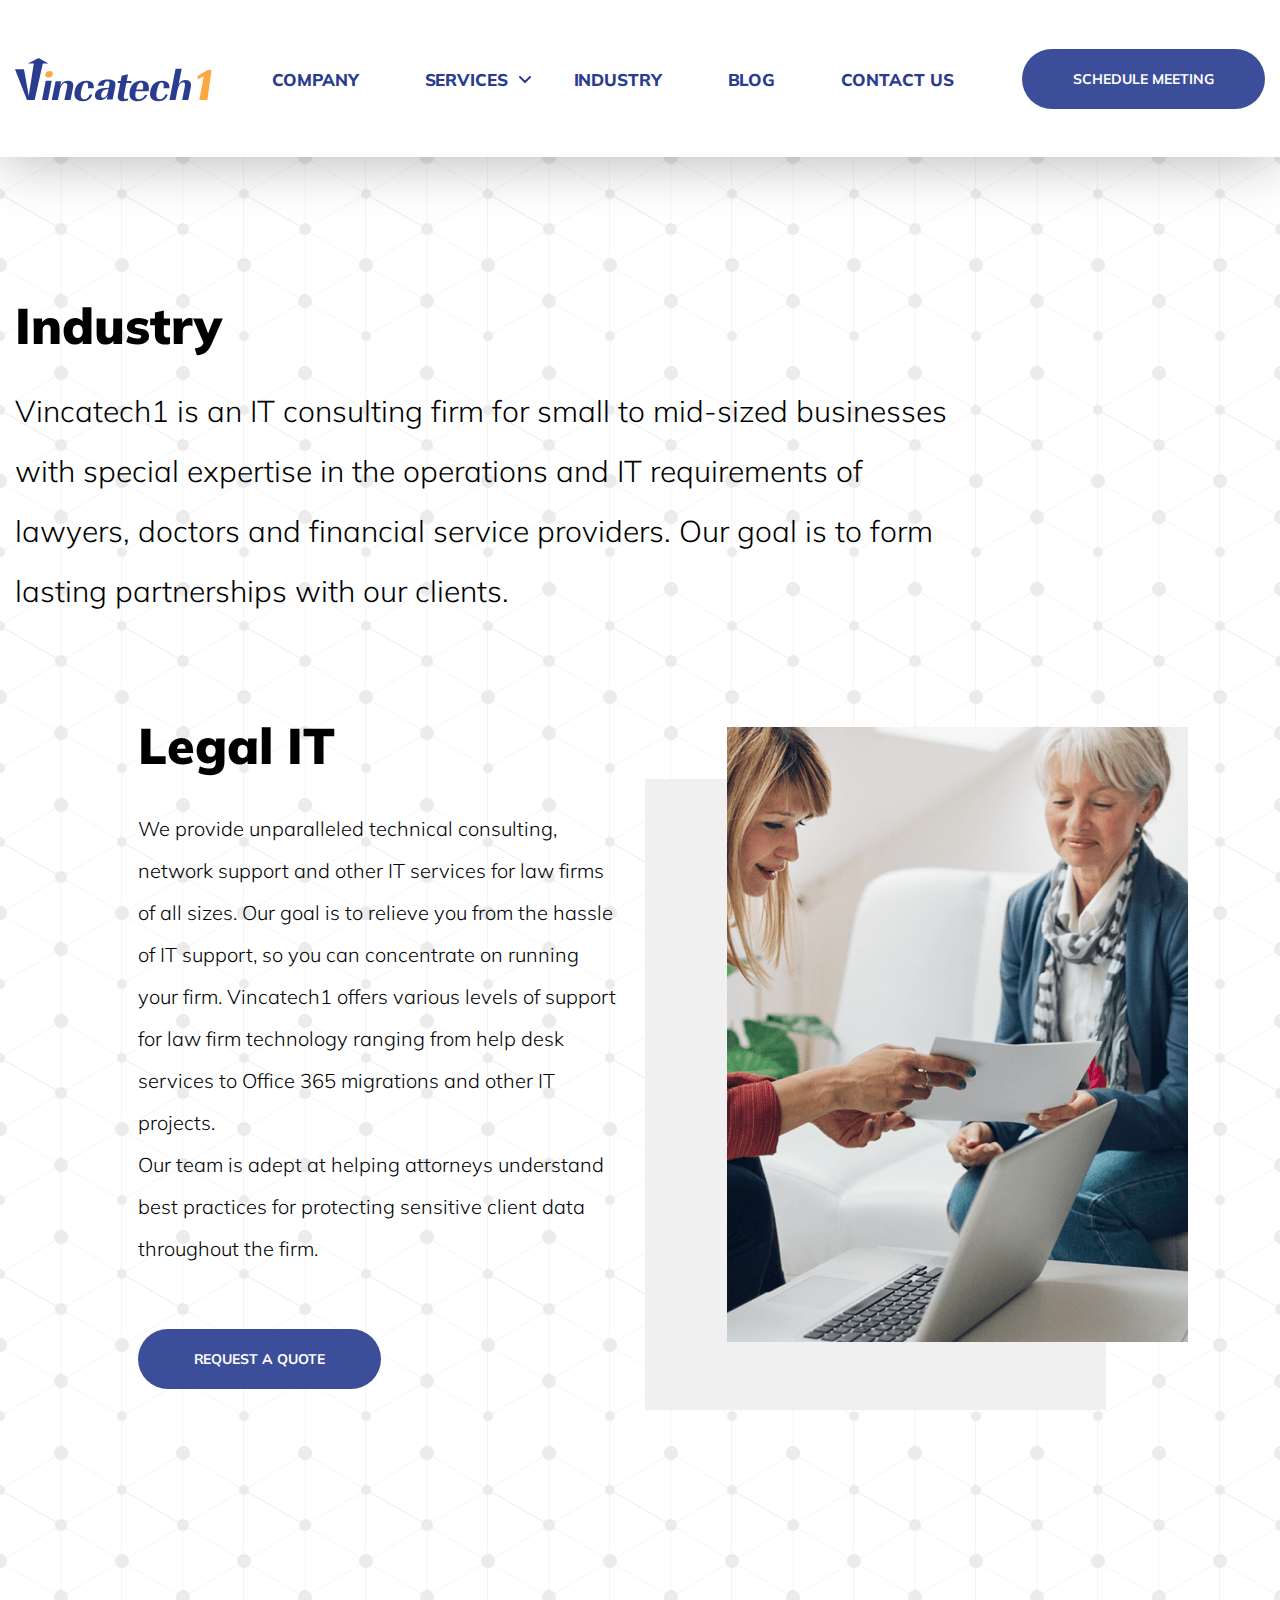
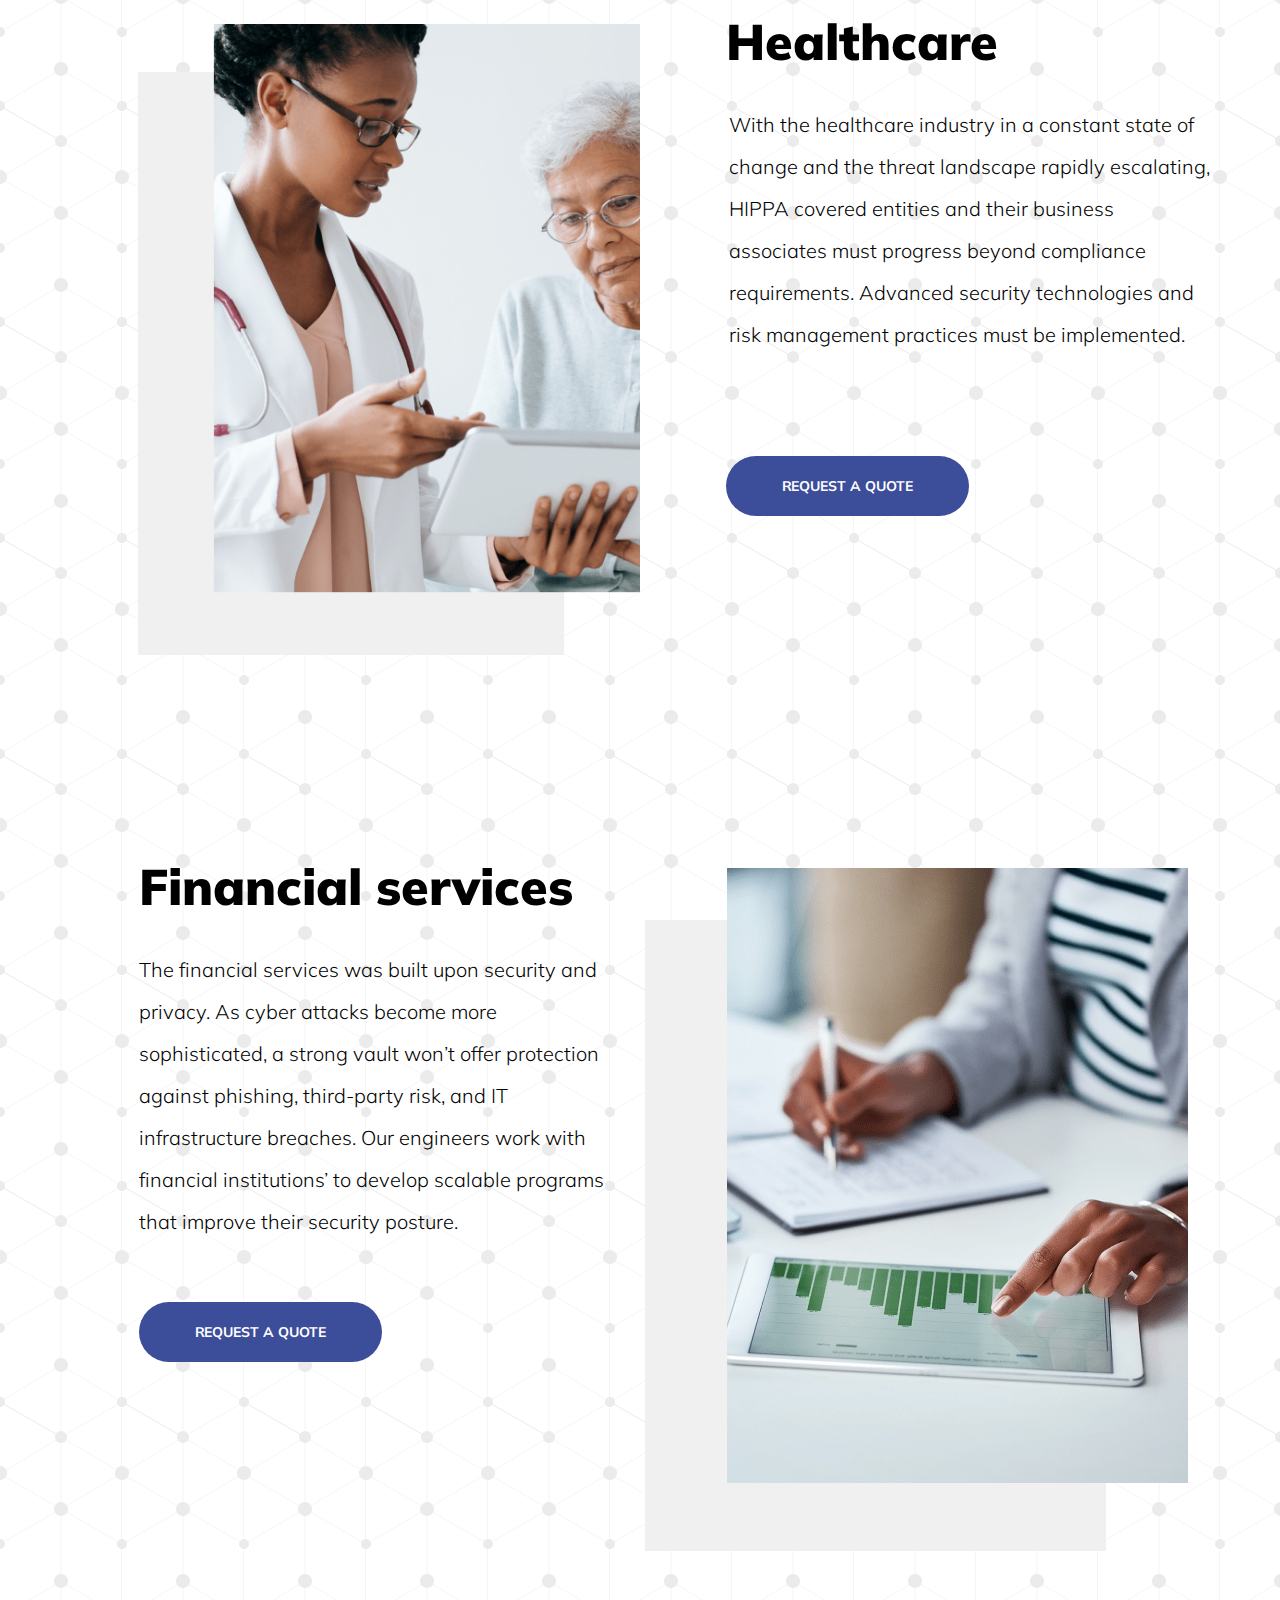
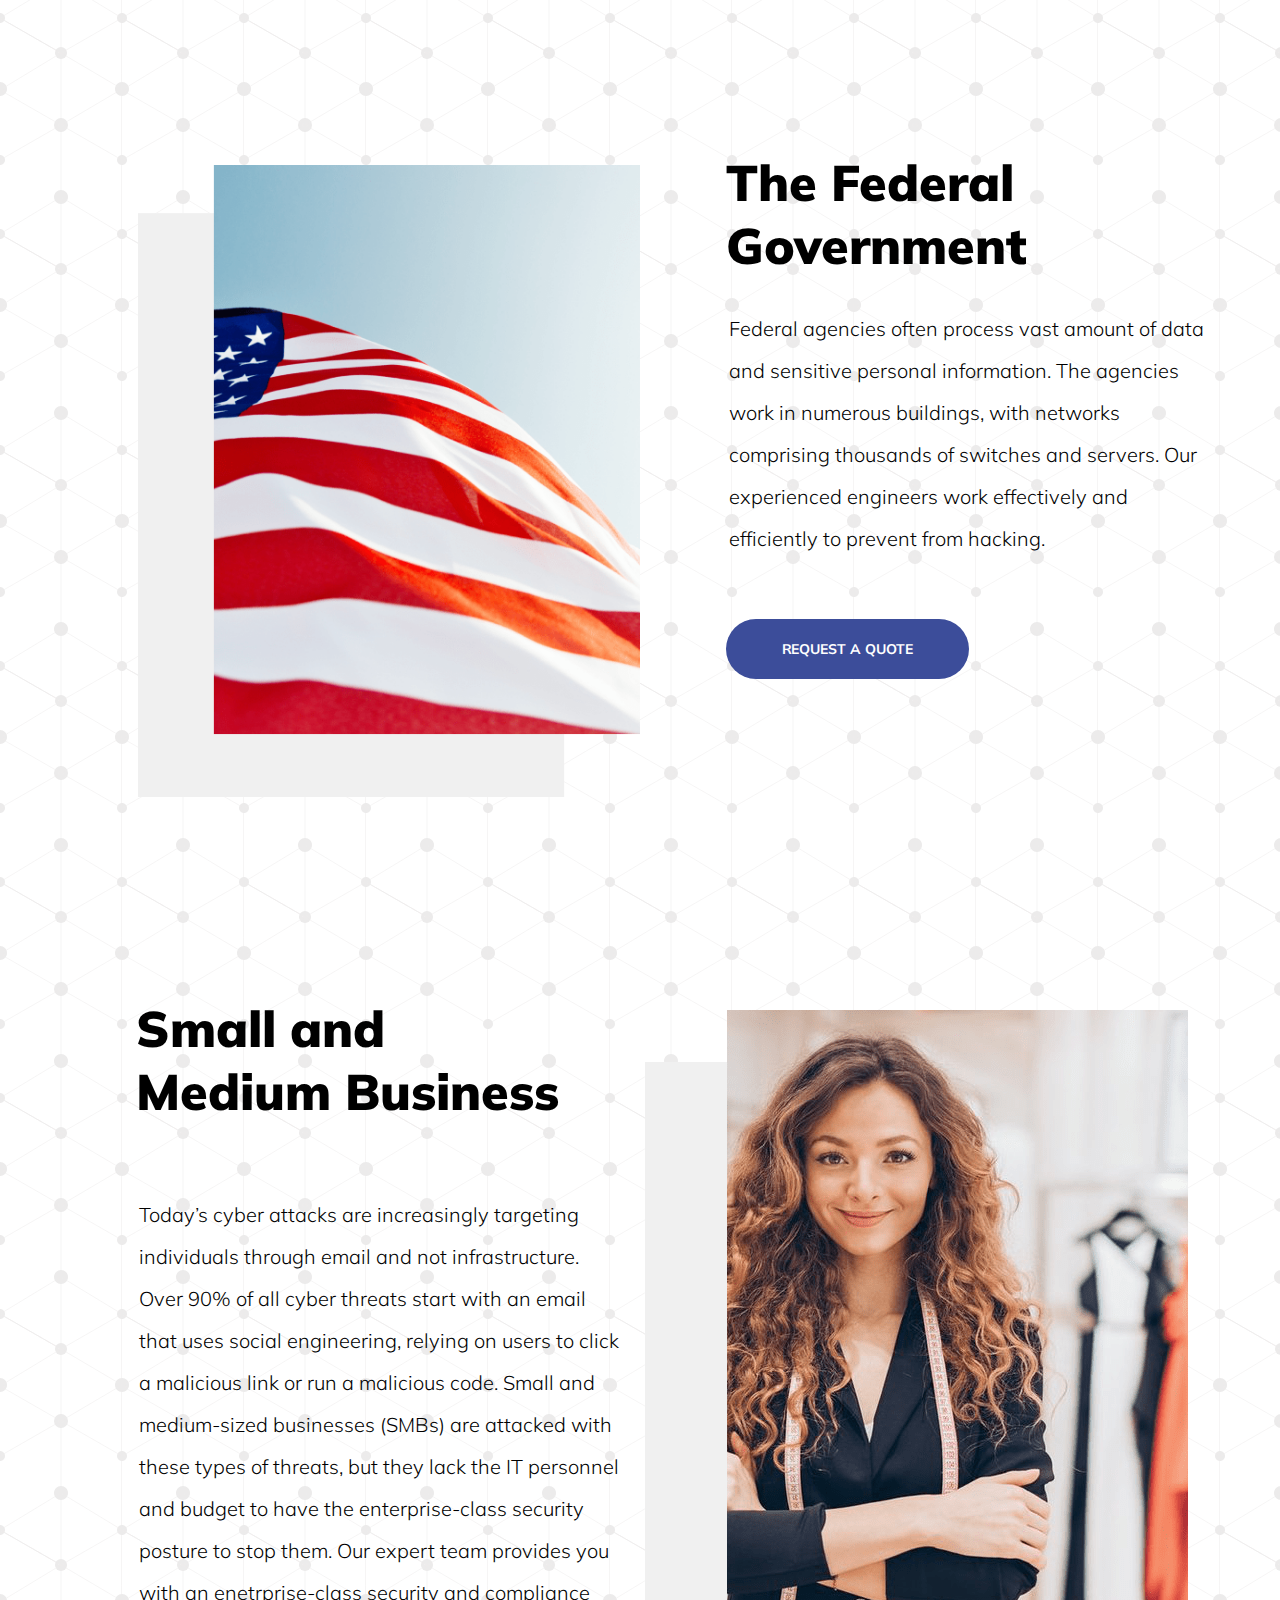
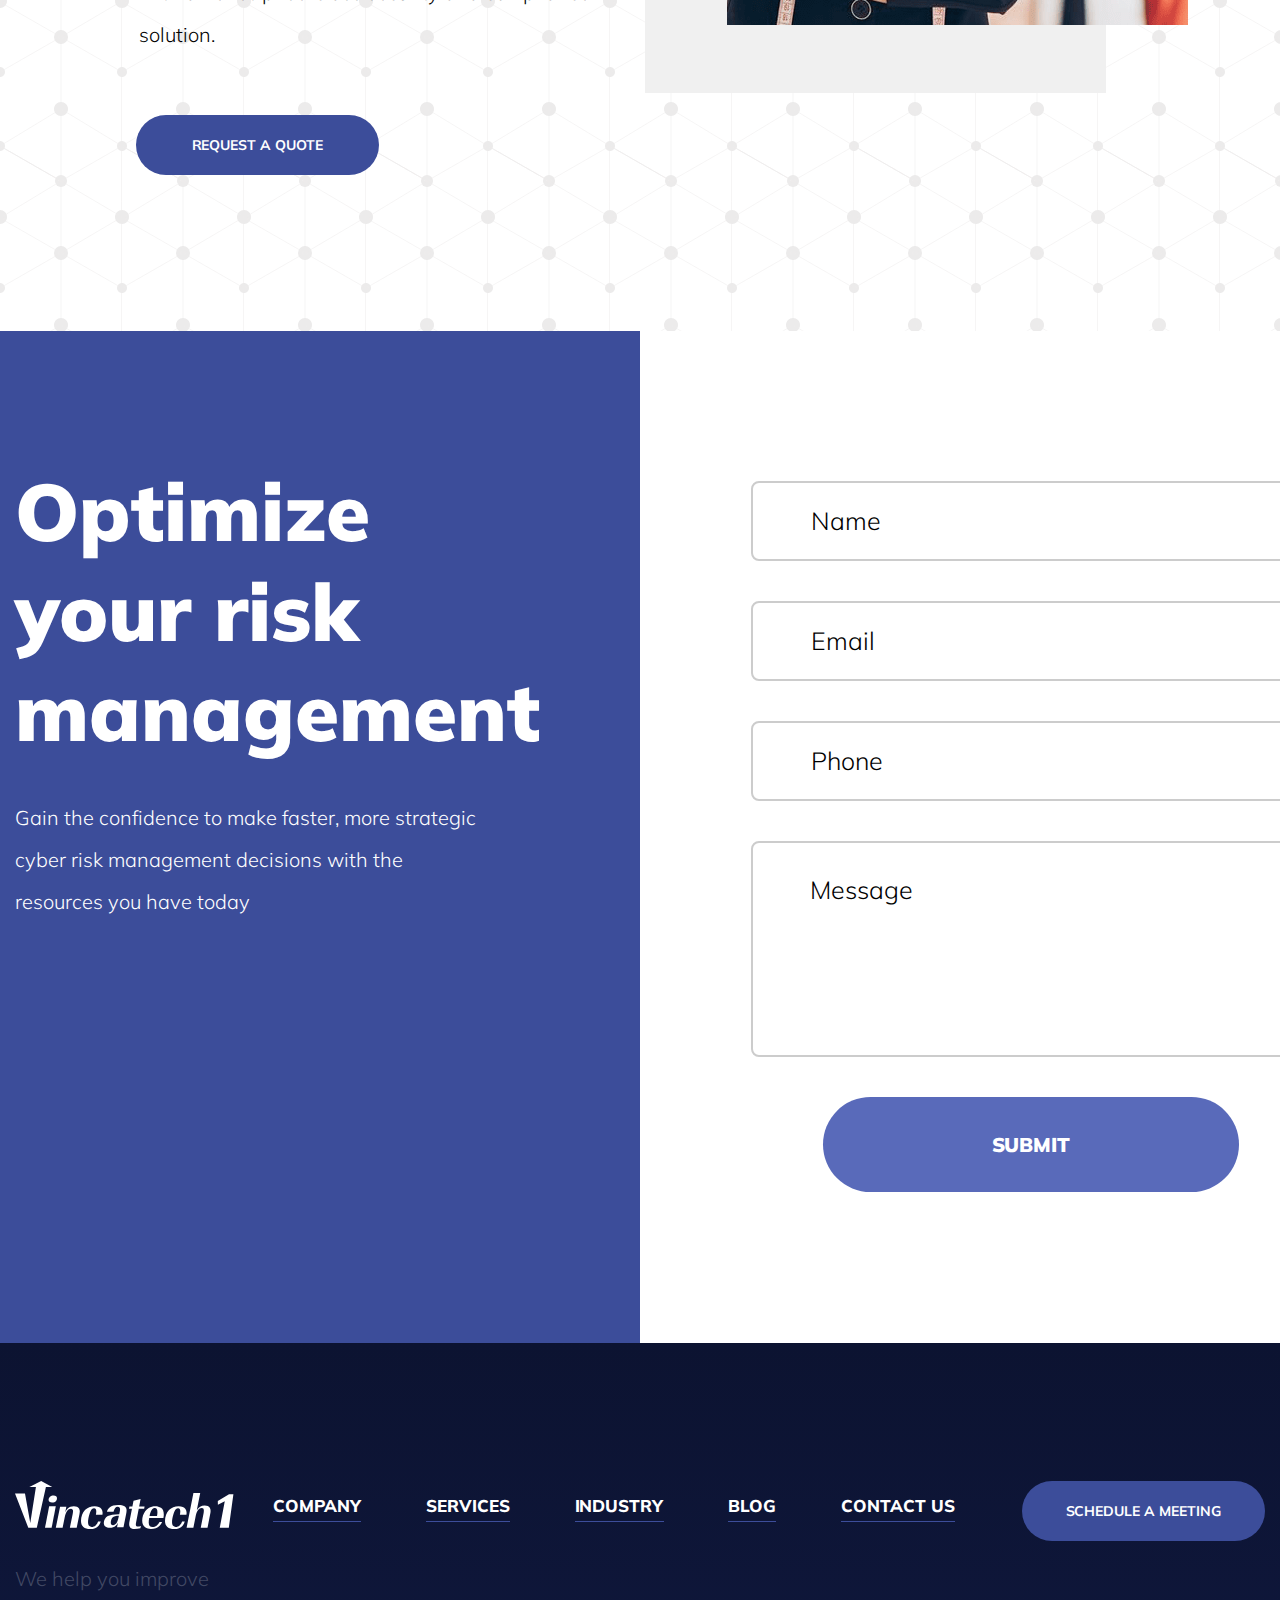
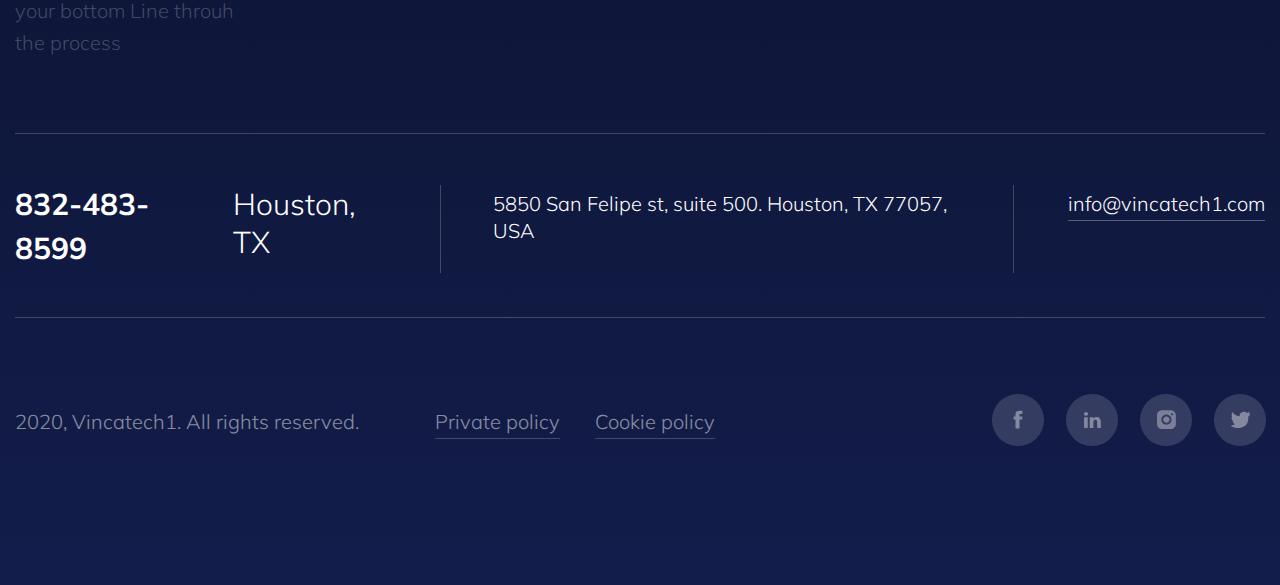
<file: industry.html>
<!DOCTYPE html>
<html lang="en-us">
<head>
    <meta charset="UTF-8">
    <meta name="viewport" content="width=device-width, initial-scale=1.0">
    <link rel="stylesheet" href="css/normalize.css">
    <link rel="stylesheet" href="css/style.css">
    <link href="https://fonts.googleapis.com/css2?family=Muli:wght@200;300;400;700;800;900&display=swap"
          rel="stylesheet">
    <title>Industry - Vincatech1 - Cyber Security Solutions</title>
</head>
<body>
<header class="header">
    <div class="container">
        <div class="header__wrapper">
            <a class="header-logo" href="index.html">
                <img src="img/svg/header-logo.svg" alt="Vincatech1">
            </a>
            <a class="mobile-logo" href="index.html">
                <img class="mobile-logo__img" src="img/svg/mobile-logo.svg" alt="Vincatech1">
            </a>
            <nav class="site-navigation">
                <div class="site-navigation__cross">
                    <div></div>
                </div>
                <ul class="header-nav">
                    <li class="header-nav__item">
                        <a class="header-nav__link" href="company.html">Company</a>
                    </li>
                    <li class="header-nav__item dropdown-menu">
                        <a class="header-nav__link" href="#!">Services</a>
                        <div class="drop-menu">
                            <ul class="drop-menu__list">
                                <li class="drop-menu__item"><a href="managed-it.html" class="drop-menu__link">Managed
                                    IT</a></li>
                                <li class="drop-menu__item"><a href="office-365.html" class="drop-menu__link">Office
                                    365</a></li>
                                <li class="drop-menu__item"><a href="cybersecurity.html" class="drop-menu__link">Cybersecurity</a>
                                </li>
                                <li class="drop-menu__item"><a href="cloud-solutions.html" class="drop-menu__link">Cloud-based
                                    Solutions</a></li>
                                <li class="drop-menu__item"><a href="backup-recovery.html" class="drop-menu__link">Backup
                                    and
                                    Disaster Recovery</a></li>
                            </ul>
                        </div>
                    </li>
                    <li class="header-nav__item">
                        <a class="header-nav__link" href="industry.html">Industry</a>
                    </li>
                    <li class="header-nav__item">
                        <a class="header-nav__link" href="blog.html">Blog</a>
                    </li>
                    <li class="header-nav__item">
                        <a class="header-nav__link" href="contact-us.html">Contact us</a>
                    </li>
                </ul>
                <ul class="burger-nav">
                    <li class="burger-nav__item">
                        <a class="header-nav__link" href="company.html">Company</a>
                    </li>
                    <li class="burger-nav__item burger-menu">
                        <a class="header-nav__link" href="#!">Services</a>
                        <div class="drop-menu-burger">
                            <ul class="drop-menu-burger__list">
                                <li class="drop-menu-burger__item"><a href="managed-it.html" class="drop-menu__link">Managed
                                    IT</a></li>
                                <li class="drop-menu-burger__item"><a href="office-365.html" class="drop-menu__link">Office
                                    365</a></li>
                                <li class="drop-menu-burger__item"><a href="cybersecurity.html" class="drop-menu__link">Cybersecurity</a>
                                </li>
                                <li class="drop-menu-burger__item"><a href="cloud-solutions.html"
                                                                      class="drop-menu__link">Cloud-based
                                    Solutions</a></li>
                                <li class="drop-menu-burger__item"><a href="backup-recovery.html"
                                                                      class="drop-menu__link">Backup and
                                    Disaster Recovery</a></li>
                            </ul>
                        </div>
                        <div class="burger-arrow"></div>
                    </li>
                    <li class="burger-nav__item">
                        <a class="header-nav__link" href="industry.html">Industry</a>
                    </li>
                    <li class="burger-nav__item">
                        <a class="header-nav__link" href="blog.html">Blog</a>
                    </li>
                    <li class="burger-nav__item">
                        <a class="header-nav__link" href="contact-us.html">Contact us</a>
                    </li>
                    <li class="burger-nav__item burger-btn__item"><a class="burger-btn popup-meeting" href="#!">Schedule
                        meeting</a></li>
                </ul>
            </nav>
            <div class="header-burger">
                <div class="header-burger__menu">
                    <span></span>
                </div>
            </div>
            <a class="header-btn btn-blue popup-meeting" href="#!">Schedule meeting</a>
        </div>
    </div>
</header>
<main>
    <section class="industry">
        <div class="container">
            <h2 class="industry__title section-title">Industry</h2>
            <p class="industry__subtitle">Vincatech1 is an IT consulting firm for small to<br> mid-sized businesses with
                special expertise in the
                operations and IT requirements of lawyers, doctors and financial service providers. Our goal is to form
                lasting partnerships with our clients.</p>
            <div class="industry__wrapper">
                <div class="industry-block-1 industry-block">
                    <div class="industry-block-1__left">
                        <img class="industry__img_small" src="img/industry-page-img-small.png" alt="Legal IT">
                        <h3 class="industry-block-1__title industry-block__title">Legal IT</h3>
                        <p class="industry-block-1__text industry-block__text">We provide unparalleled technical
                            consulting, network support
                            and other IT services for law
                            firms of all sizes. Our goal is to relieve you from the hassle of IT support, so you can
                            concentrate on running your firm. Vincatech1 offers various levels of support for law firm
                            technology ranging from help desk services to Office 365 migrations and other IT
                            projects.<br>
                            Our team is adept at helping attorneys understand best practices for protecting sensitive
                            client data throughout the firm.</p>
                        <a class="industry-btn btn-blue popup-quote" href="#!">Request a quote</a>
                    </div>
                    <div class="industry-block-1__right">
                        <img class="industry__img_big" src="img/industry-page-img.png" alt="Legal IT">
                    </div>
                </div>
                <div class="industry-block-2 industry-block">
                    <div class="industry-block-2__left">
                        <img class="industry__img_small" src="img/industry-page-img-2-small.png" alt="Healthcare">
                        <img class="industry__img_big" src="img/industry-page-img-2.png" alt="Healthcare">
                    </div>
                    <div class="industry-block-2__right">
                        <h3 class="industry-block-2__title industry-block__title">Healthcare</h3>
                        <p class="industry-block-2__text industry-block__text">With the healthcare industry in a
                            constant state of change and
                            the threat landscape rapidly escalating, HIPPA covered entities and their business
                            associates must progress beyond compliance requirements. Advanced security technologies and
                            risk management practices must be implemented.</p>
                        <a class="industry-btn btn-blue popup-quote" href="#!">Request a quote</a>
                    </div>
                </div>
                <div class="industry-block-3 industry-block">
                    <div class="industry-block-3__left">
                        <img class="industry__img_small" src="img/industry-page-img-3-small.png" alt="Financial services">
                        <h3 class="industry-block-3__title industry-block__title">Financial services</h3>
                        <p class="industry-block-3__text industry-block__text">The financial services was built upon
                            security and privacy. As
                            cyber attacks become more sophisticated, a strong vault won’t offer protection against
                            phishing, third-party risk, and IT infrastructure breaches. Our engineers work with
                            financial institutions’ to develop scalable programs that improve their security
                            posture.</p>
                        <a class="industry-btn btn-blue popup-quote" href="#!">Request a quote</a>
                    </div>
                    <div class="industry-block-3__right">
                        <img class="industry__img_big" src="img/industry-page-img-3.png" alt="Financial services">
                    </div>
                </div>
                <div class="industry-block-4 industry-block">
                    <div class="industry-block-4__left">
                        <img class="industry__img_small" src="img/industry-page-img-4-small.png" alt="The Federal Government">
                        <img class="industry__img_big" src="img/industry-page-img-4.png" alt="The Federal Government">
                    </div>
                    <div class="industry-block-4__right">
                        <h3 class="industry-block-4__title industry-block__title">The Federal Government</h3>
                        <p class="industry-block-4__text industry-block__text">Federal agencies often process vast
                            amount of data and sensitive personal information. The agencies work in numerous buildings,
                            with networks comprising thousands of switches and servers. Our experienced engineers work
                            effectively and efficiently to prevent from hacking.</p>
                        <a class="industry-btn btn-blue popup-quote" href="#!">Request a quote</a>
                    </div>
                </div>
                <div class="industry-block-5 industry-block">
                    <div class="industry-block-5__left">
                        <img class="industry__img_small" src="img/industry-page-img-5-small.png" alt="Small and Medium Business">
                        <h3 class="industry-block-5__title industry-block__title">Small and<br> Medium Business</h3>
                        <p class="industry-block-5__text industry-block__text">Today’s cyber attacks are increasingly
                            targeting individuals through email and not infrastructure. Over 90% of all cyber threats
                            start with an email that uses social engineering, relying on users to click a malicious link
                            or run a malicious code. Small and medium-sized businesses (SMBs) are attacked with these
                            types of threats, but they lack the IT personnel and budget to have the enterprise-class
                            security posture to stop them. Our expert team provides you with an enetrprise-class
                            security and compliance solution.</p>
                        <a class="industry-btn btn-blue popup-quote" href="#!">Request a quote</a>
                    </div>
                    <div class="industry-block-5__right">
                        <img class="industry__img_big" src="img/industry-page-img-5.png" alt="Small and Medium Business">
                    </div>
                </div>
            </div>
        </div>
    </section>
    <section class="feedback">
        <div class="container">
            <div class="feedback__wrapper">
                <div class="feedback__left">
                    <h2 class="feedback-title">Optimize your risk management</h2>
                    <p class="feedback-subtitle">Gain the confidence to make faster, more strategic cyber risk
                        management
                        decisions with the resources you have today</p>
                </div>
                <div class="feedback__right">
                    <form class="form feedback-form" action="#" method="post">
                        <input class="form__field" type="text" name="name" placeholder="Name" required
                               onfocus="if (placeholder == 'Name') {placeholder = ''}"
                               onblur="if (placeholder == '') {placeholder = 'Name'}">
                        <input class="form__field" type="email" name="email" placeholder="Email" required
                               onfocus="if (placeholder == 'Email') {placeholder = ''}"
                               onblur="if (placeholder == '') {placeholder = 'Email'}">
                        <input class="form__field" type="tel" name="phone" placeholder="Phone" required
                               onfocus="if (placeholder == 'Phone') {placeholder = ''}"
                               onblur="if (placeholder == '') {placeholder = 'Phone'}">
                        <textarea class="textarea" name="message" placeholder="Message" required
                                  onfocus="if (placeholder == 'Message') {placeholder = ''}"
                                  onblur="if (placeholder == '') {placeholder = 'Message'}"></textarea>
                        <button class="submit-btn btn-blue feedback-submit" type="submit">Submit</button>
                    </form>
                    <div class="feedback-confirmation">
                        <p class="feedback-confirmation__message">Thank you!<br> Your message sent. We will contact you back
                            as soon as we get email.</p>
                    </div>
                </div>
            </div>
        </div>
    </section>
</main>
<footer class="footer">
    <div class="container">
        <div class="footer__top">
            <a class="footer-logo" href="index.html">
                <img src="img/svg/footer-logo.svg" alt="Vincatech1">
            </a>
            <ul class="footer-nav">
                <li class="footer-nav__item">
                    <a class="footer-nav__link" href="company.html">Company</a>
                </li>
                <li class="footer-nav__item">
                    <a class="footer-nav__link" href="office-365.html">Services</a>
                </li>
                <li class="footer-nav__item">
                    <a class="footer-nav__link" href="industry.html">Industry</a>
                </li>
                <li class="footer-nav__item">
                    <a class="footer-nav__link" href="blog.html">Blog</a>
                </li>
                <li class="footer-nav__item">
                    <a class="footer-nav__link" href="contact-us.html">Contact us</a>
                </li>
            </ul>
            <a class="footer-btn btn-blue popup-meeting" href="#!">Schedule a meeting</a>
            <div class="footer__hidden-block">
                <div class="footer__middle__phone">
                    <a class="phone-link" href="tel:832-483-8599">832-483-8599</a>
                </div>
                <div class="footer__middle__city">Houston, TX</div>
            </div>
        </div>
        <div class="footer__descr">
            We help you improve<br> your bottom Line throuh<br> the process
        </div>
        <div class="footer__middle">
            <div class="footer__middle-block">
                <div class="footer__middle__phone">
                    <a class="phone-link" href="tel:832-483-8599">832-483-8599</a>
                </div>
                <div class="footer__middle__city">Houston, TX</div>
            </div>
            <div class="footer__middle-block">
                5850 San Felipe st, suite 500. Houston, TX 77057, USA
            </div>
            <div class="footer__middle-block email-block">
                <a class="email-link" href="mailto:info@vincatech1.com">info@vincatech1.com</a>
            </div>
        </div>
        <div class="footer__bottom">
            <div class="footer__copyright">
                <p class="copyright-text">2020, Vincatech1. All rights reserved.</p>
                <a class="policy-link" href="privacy-policy.html" target="_blank">Private policy</a>
                <a class="policy-link" href="cookies-policy.html" target="_blank">Cookie policy</a>
            </div>
            <div class="footer__socials">
                <ul class="social-list">
                    <li class="social-list-item">
                        <a class="social-list-link social-list-link--fb" href="https://www.facebook.com/vincatech/" target="_blank"></a>
                    </li>
                    <li class="social-list-item">
                        <a class="social-list-link social-list-link--lkdn" href="http://linkedin.com/company/vincatech1/about" target="_blank"></a>
                    </li>
                    <li class="social-list-item">
                        <a class="social-list-link social-list-link--inst" href="http://instagram.com/vincatech1" target="_blank"></a>
                    </li>
                    <li class="social-list-item">
                        <a class="social-list-link social-list-link--twt" href="https://twitter.com/VincaTech1/" target="_blank"></a>
                    </li>
                </ul>
            </div>
        </div>
    </div>
</footer>
<div class="popup">
    <div class="popup__body">
        <div class="popup-close">
            <div class="popup-close__block">

            </div>
        </div>
        <div class="popup__wrapper">
            <h2 class="popup__title">Schedule a meeting</h2>
            <p class="popup__subtitle">We do our best work when we can learn <br> about your business, people, process
                and strategies.<br> Request a
                meeting now!</p>
            <form class="form popup__form" action="#" method="post">
                <input class="form__field popup__field" type="text" name="name" placeholder="Name" required
                       onfocus="if (placeholder == 'Name') {placeholder = ''}"
                       onblur="if (placeholder == '') {placeholder = 'Name'}">
                <input class="form__field popup__field" type="text" name="company" placeholder="Company" required
                       onfocus="if (placeholder == 'Company') {placeholder = ''}"
                       onblur="if (placeholder == '') {placeholder = 'Company'}">
                <input class="form__field popup__field" type="email" name="email" placeholder="Email" required
                       onfocus="if (placeholder == 'Email') {placeholder = ''}"
                       onblur="if (placeholder == '') {placeholder = 'Email'}">
                <input class="form__field popup__field" type="tel" name="phone" placeholder="Phone" required
                       onfocus="if (placeholder == 'Phone') {placeholder = ''}"
                       onblur="if (placeholder == '') {placeholder = 'Phone'}">
                <textarea class="textarea popup__field popup__area" name="message" placeholder="Message" required
                          onfocus="if (placeholder == 'Message') {placeholder = ''}"
                          onblur="if (placeholder == '') {placeholder = 'Message'}"></textarea>
                <button class="submit-btn btn-blue popup-submit" type="submit">Submit</button>
            </form>
            <div class="popup-confirmation">
                <p class="popup-confirmation__message">Thank you!<br> Your message sent. We will contact you back
                    as soon as we get email.</p>
            </div>
        </div>
    </div>
</div>
<div class="popup-2">
    <div class="popup__body">
        <div class="popup-close">
            <div class="popup-close__block">

            </div>
        </div>
        <div class="popup__wrapper">
            <h2 class="popup__title">Request a quote</h2>
            <p class="popup__subtitle">We do our best work when we can learn <br> about your business, people, process
                and strategies.<br> Request a
                quote now!</p>
            <form class="form popup__form" action="#" method="post">
                <input class="form__field popup__field" type="text" name="name" placeholder="Name" required
                       onfocus="if (placeholder == 'Name') {placeholder = ''}"
                       onblur="if (placeholder == '') {placeholder = 'Name'}">
                <input class="form__field popup__field" type="text" name="company" placeholder="Company" required
                       onfocus="if (placeholder == 'Company') {placeholder = ''}"
                       onblur="if (placeholder == '') {placeholder = 'Company'}">
                <input class="form__field popup__field" type="email" name="email" placeholder="Email" required
                       onfocus="if (placeholder == 'Email') {placeholder = ''}"
                       onblur="if (placeholder == '') {placeholder = 'Email'}">
                <input class="form__field popup__field" type="tel" name="phone" placeholder="Phone" required
                       onfocus="if (placeholder == 'Phone') {placeholder = ''}"
                       onblur="if (placeholder == '') {placeholder = 'Phone'}">
                <textarea class="textarea popup__field popup__area" name="message" placeholder="Message" required
                          onfocus="if (placeholder == 'Message') {placeholder = ''}"
                          onblur="if (placeholder == '') {placeholder = 'Message'}"></textarea>
                <button class="submit-btn btn-blue popup-submit" type="submit">Submit</button>
            </form>
            <div class="popup-confirmation">
                <p class="popup-confirmation__message">Thank you!<br> Your message sent. We will contact you back
                    as soon as we get email.</p>
            </div>
        </div>
    </div>
</div>
<script src="https://code.jquery.com/jquery-3.5.1.min.js"></script>
<script src="js/main.js"></script>
</body>
</html>
</file>
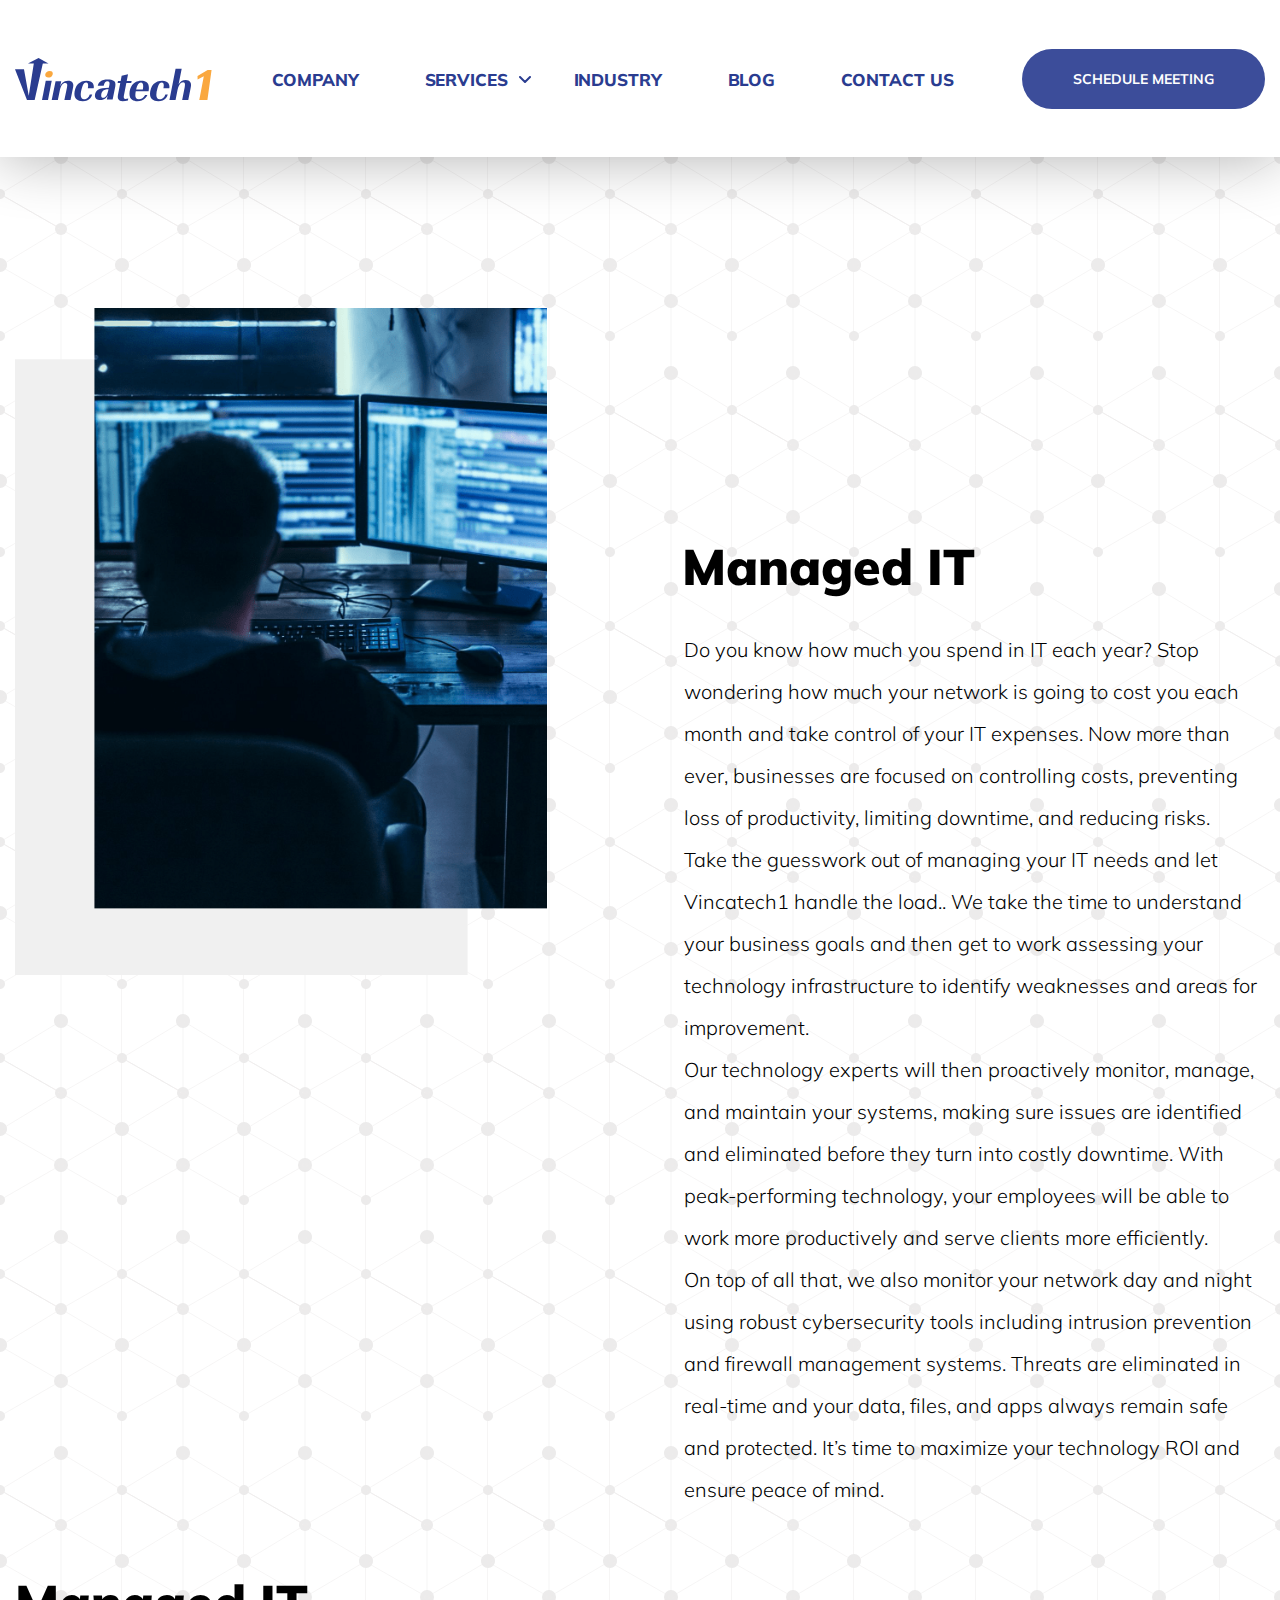
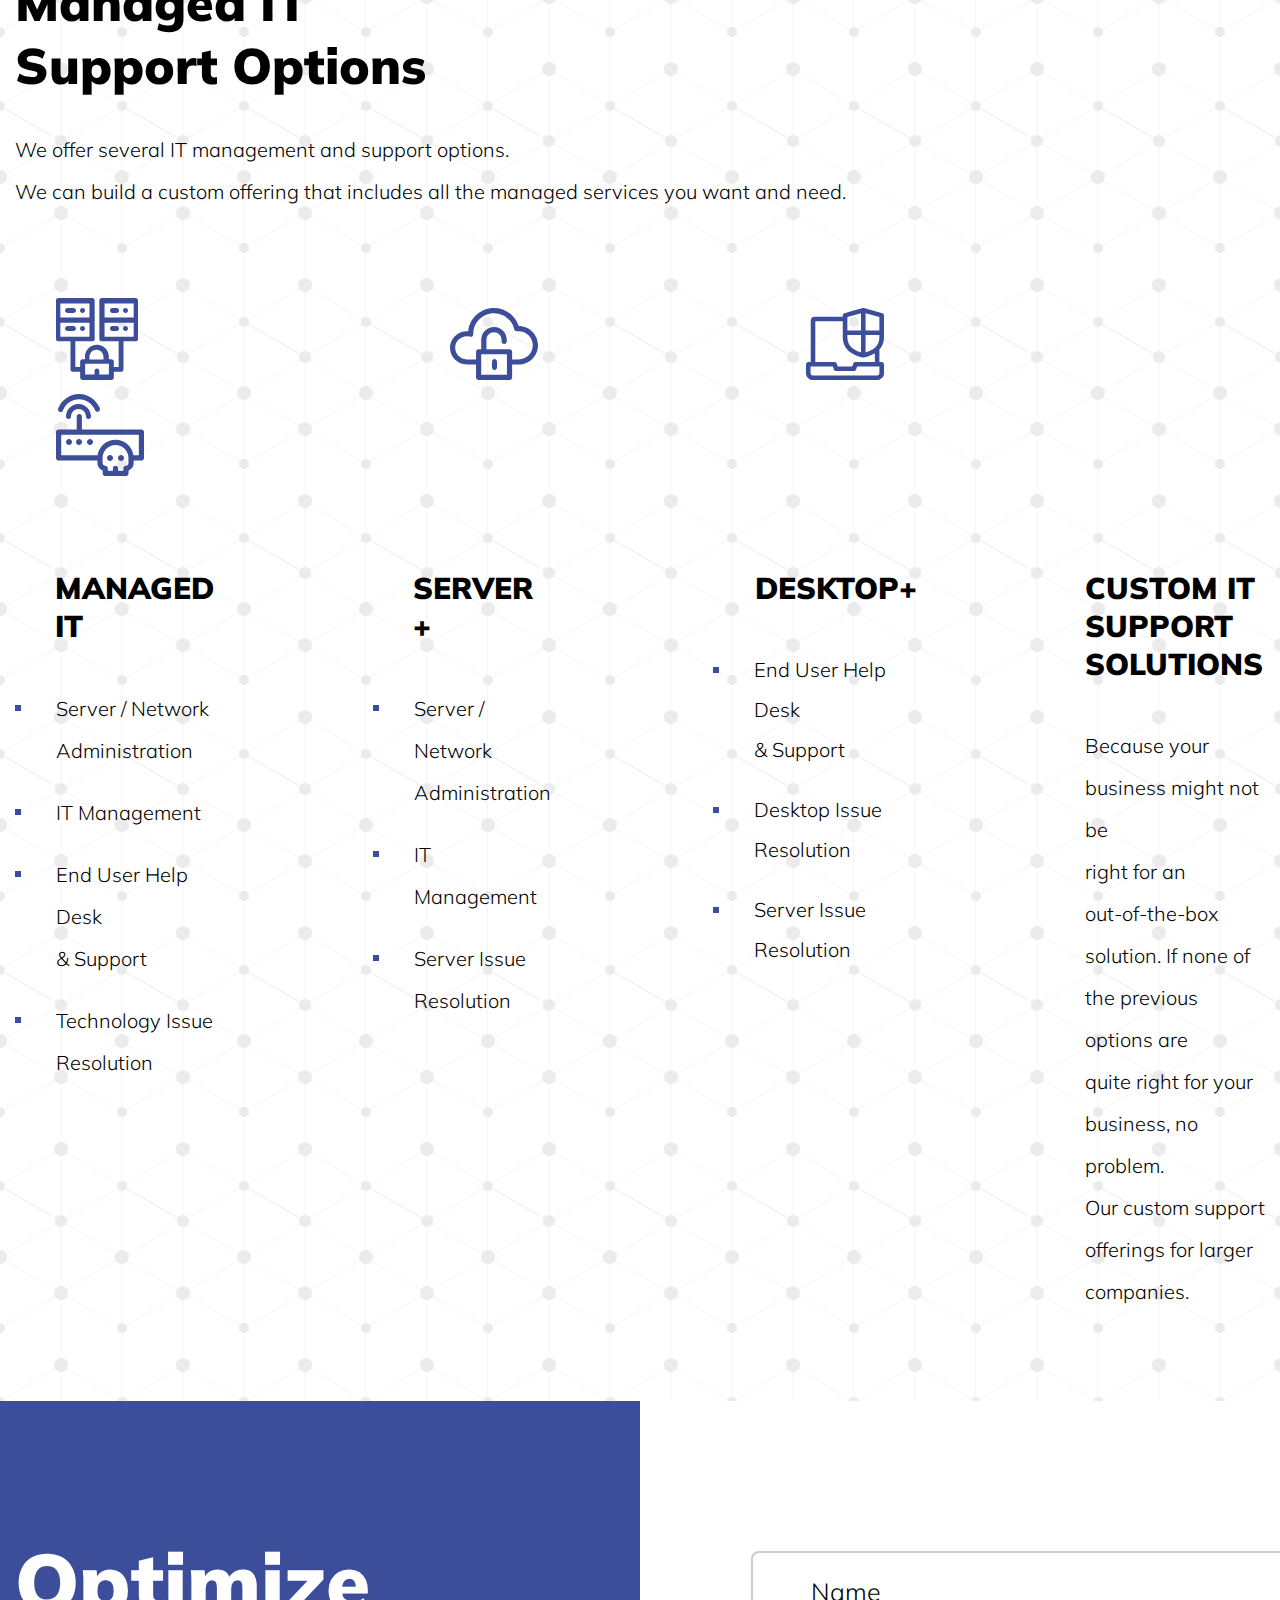
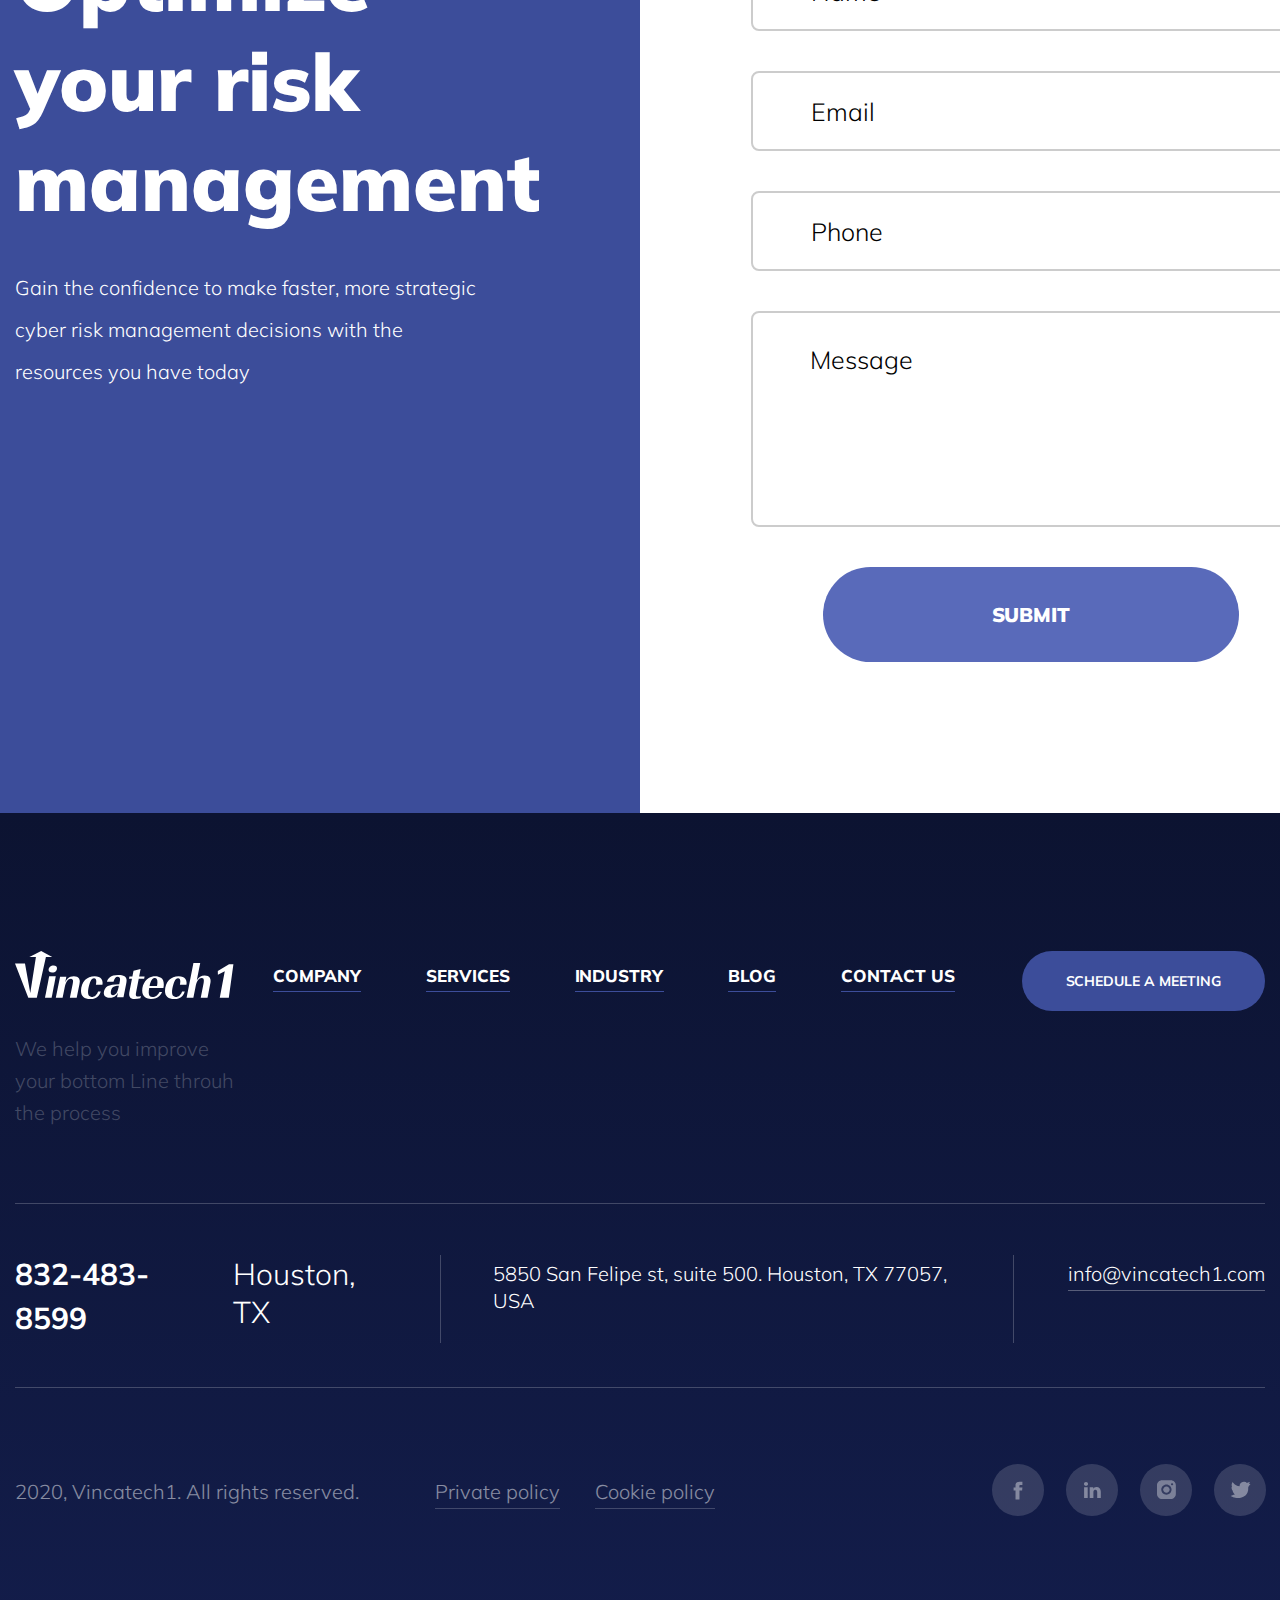
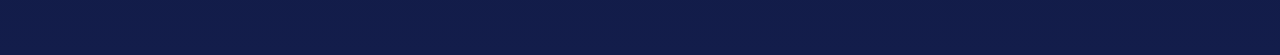
<file: managed-it.html>
<!DOCTYPE html>
<html lang="en-us">
<head>
    <meta charset="UTF-8">
    <meta name="viewport" content="width=device-width, initial-scale=1.0">
    <link rel="stylesheet" href="css/normalize.css">
    <link rel="stylesheet" href="css/style.css">
    <link href="https://fonts.googleapis.com/css2?family=Muli:wght@200;300;400;700;800;900&display=swap"
          rel="stylesheet">
    <title>Managed IT - Vincatech1 - Cyber Security Solutions</title>
</head>
<body>
<header class="header">
    <div class="container">
        <div class="header__wrapper">
            <a class="header-logo" href="index.html">
                <img src="img/svg/header-logo.svg" alt="Vincatech1">
            </a>
            <a class="mobile-logo" href="index.html">
                <img class="mobile-logo__img" src="img/svg/mobile-logo.svg" alt="Vincatech1">
            </a>
            <nav class="site-navigation">
                <div class="site-navigation__cross">
                    <div></div>
                </div>
                <ul class="header-nav">
                    <li class="header-nav__item">
                        <a class="header-nav__link" href="company.html">Company</a>
                    </li>
                    <li class="header-nav__item dropdown-menu">
                        <a class="header-nav__link" href="#!">Services</a>
                        <div class="drop-menu">
                            <ul class="drop-menu__list">
                                <li class="drop-menu__item"><a href="managed-it.html" class="drop-menu__link">Managed
                                    IT</a></li>
                                <li class="drop-menu__item"><a href="office-365.html" class="drop-menu__link">Office
                                    365</a></li>
                                <li class="drop-menu__item"><a href="cybersecurity.html" class="drop-menu__link">Cybersecurity</a>
                                </li>
                                <li class="drop-menu__item"><a href="cloud-solutions.html" class="drop-menu__link">Cloud-based
                                    Solutions</a></li>
                                <li class="drop-menu__item"><a href="backup-recovery.html" class="drop-menu__link">Backup
                                    and
                                    Disaster Recovery</a></li>
                            </ul>
                        </div>
                    </li>
                    <li class="header-nav__item">
                        <a class="header-nav__link" href="industry.html">Industry</a>
                    </li>
                    <li class="header-nav__item">
                        <a class="header-nav__link" href="blog.html">Blog</a>
                    </li>
                    <li class="header-nav__item">
                        <a class="header-nav__link" href="contact-us.html">Contact us</a>
                    </li>
                </ul>
                <ul class="burger-nav">
                    <li class="burger-nav__item">
                        <a class="header-nav__link" href="company.html">Company</a>
                    </li>
                    <li class="burger-nav__item burger-menu">
                        <a class="header-nav__link" href="#!">Services</a>
                        <div class="drop-menu-burger">
                            <ul class="drop-menu-burger__list">
                                <li class="drop-menu-burger__item"><a href="managed-it.html" class="drop-menu__link">Managed
                                    IT</a></li>
                                <li class="drop-menu-burger__item"><a href="office-365.html" class="drop-menu__link">Office
                                    365</a></li>
                                <li class="drop-menu-burger__item"><a href="cybersecurity.html" class="drop-menu__link">Cybersecurity</a>
                                </li>
                                <li class="drop-menu-burger__item"><a href="cloud-solutions.html"
                                                                      class="drop-menu__link">Cloud-based
                                    Solutions</a></li>
                                <li class="drop-menu-burger__item"><a href="backup-recovery.html"
                                                                      class="drop-menu__link">Backup and
                                    Disaster Recovery</a></li>
                            </ul>
                        </div>
                        <div class="burger-arrow"></div>
                    </li>
                    <li class="burger-nav__item">
                        <a class="header-nav__link" href="industry.html">Industry</a>
                    </li>
                    <li class="burger-nav__item">
                        <a class="header-nav__link" href="blog.html">Blog</a>
                    </li>
                    <li class="burger-nav__item">
                        <a class="header-nav__link" href="contact-us.html">Contact us</a>
                    </li>
                    <li class="burger-nav__item burger-btn__item"><a class="burger-btn popup-meeting" href="#!">Schedule
                        meeting</a></li>
                </ul>
            </nav>
            <div class="header-burger">
                <div class="header-burger__menu">
                    <span></span>
                </div>
            </div>
            <a class="header-btn btn-blue popup-meeting" href="#!">Schedule meeting</a>
        </div>
    </div>
</header>
<main>
    <section class="managed">
        <div class="container">
            <div class="managed__wrapper">
                <div class="managed__left">
                    <img src="img/managed-page-img.png" alt="Managed IT">
                </div>
                <div class="managed__right">
                    <h2 class="managed__right-title section-title">Managed IT</h2>
                    <p class="managed__right-text">Do you know how much you spend in IT each year? Stop wondering how
                        much your network is going to cost you each month and take control of your IT expenses. Now more
                        than ever, businesses are focused on controlling costs, preventing loss of productivity,
                        limiting downtime, and reducing risks.<br>
                        Take the guesswork out of managing your IT needs and let Vincatech1 handle the load.. We take
                        the time to understand your business goals and then get to work assessing your technology
                        infrastructure to identify weaknesses and areas for improvement.<br> Our technology experts will
                        then proactively monitor, manage, and maintain your systems, making sure issues are identified
                        and eliminated before they turn into costly downtime. With peak-performing technology, your
                        employees will be able to work more productively and serve clients more efficiently.<br>
                        On top of all that, we also monitor your network day and night using robust cybersecurity tools
                        including intrusion prevention and firewall management systems. Threats are eliminated in
                        real-time and your data, files, and apps always remain safe and protected. It’s time to maximize
                        your technology ROI and ensure peace of mind.</p>
                </div>
            </div>
            <h3 class="managed__title">Managed IT<br> Support Options</h3>
            <p class="managed__subtitle">We offer several IT management and support options.<br> We can build a custom
                offering that includes all the managed services you want and need. </p>
            <div class="managed__icons">
                <img src="img/svg/managed-page-icon-1.svg" alt="Managed IT">
                <img src="img/svg/managed-page-icon-2.svg" alt="Server +">
                <img src="img/svg/managed-page-icon-3.svg" alt="Desktop+">
                <img src="img/svg/managed-page-icon-4.svg" alt="Custom IT Support Solutions">
            </div>
            <div class="managed__lists">
                <div class="managed__lists-block-1">
                    <h4 class="managed__lists-title-1 office__lists-title">Managed IT</h4>
                    <ul class="managed__ulist-1 managed__ulist">
                        <li class="managed__ulist-1-item"><span class="managed__ulist-1-num managed__ulist-num"></span>
                            Server / Network<br> Administration
                        </li>
                        <li class="managed__ulist-1-item"><span class="managed__ulist-1-num managed__ulist-num"></span>
                            IT Management
                        </li>
                        <li class="managed__ulist-1-item"><span class="managed__ulist-1-num managed__ulist-num"></span>
                            End User Help Desk<br> & Support
                        </li>
                        <li class="managed__ulist-1-item"><span class="managed__ulist-1-num managed__ulist-num"></span>
                            Technology Issue<br> Resolution
                        </li>
                    </ul>
                </div>
                <div class="managed__lists-block-2">
                    <h4 class="managed__lists-title-2 office__lists-title">Server +</h4>
                    <ul class="managed__ulist-2 managed__ulist">
                        <li class="managed__ulist-2-item"><span class="managed__ulist-2-num managed__ulist-num"></span>
                            Server / Network<br> Administration
                        </li>
                        <li class="managed__ulist-2-item"><span class="managed__ulist-2-num managed__ulist-num"></span>
                            IT Management
                        </li>
                        <li class="managed__ulist-2-item"><span class="managed__ulist-2-num managed__ulist-num"></span>
                            Server Issue<br> Resolution
                        </li>
                    </ul>
                </div>
                <div class="managed__lists-block-3">
                    <h4 class="managed__lists-title-3 office__lists-title">Desktop+</h4>
                    <ul class="managed__ulist-3 managed__ulist">
                        <li class="managed__ulist-3-item"><span class="managed__ulist-3-num managed__ulist-num"></span>
                            End User Help Desk<br> & Support
                        </li>
                        <li class="managed__ulist-3-item"><span class="managed__ulist-3-num managed__ulist-num"></span>
                            Desktop Issue<br> Resolution
                        </li>
                        <li class="managed__ulist-3-item"><span class="managed__ulist-3-num managed__ulist-num"></span>
                            Server Issue<br> Resolution
                        </li>
                    </ul>
                </div>
                <div class="managed__lists-block-4">
                    <h4 class="managed__lists-title-4 office__lists-title">Custom IT Support Solutions</h4>
                    <p>Because your<br> business might not be<br> right for an<br> out-of-the-box<br> solution. If none of the previous
                        options are<br> quite right for your<br> business, no problem.<br> Our custom support<br> offerings for larger
                        companies. </p>
                </div>
            </div>
        </div>
    </section>
    <section class="feedback">
        <div class="container">
            <div class="feedback__wrapper">
                <div class="feedback__left">
                    <h2 class="feedback-title">Optimize your risk management</h2>
                    <p class="feedback-subtitle">Gain the confidence to make faster, more strategic cyber risk
                        management
                        decisions with the resources you have today</p>
                </div>
                <div class="feedback__right">
                    <form class="form feedback-form" action="#" method="post">
                        <input class="form__field" type="text" name="name" placeholder="Name" required
                               onfocus="if (placeholder == 'Name') {placeholder = ''}"
                               onblur="if (placeholder == '') {placeholder = 'Name'}">
                        <input class="form__field" type="email" name="email" placeholder="Email" required
                               onfocus="if (placeholder == 'Email') {placeholder = ''}"
                               onblur="if (placeholder == '') {placeholder = 'Email'}">
                        <input class="form__field" type="tel" name="phone" placeholder="Phone" required
                               onfocus="if (placeholder == 'Phone') {placeholder = ''}"
                               onblur="if (placeholder == '') {placeholder = 'Phone'}">
                        <textarea class="textarea" name="message" placeholder="Message" required
                                  onfocus="if (placeholder == 'Message') {placeholder = ''}"
                                  onblur="if (placeholder == '') {placeholder = 'Message'}"></textarea>
                        <button class="submit-btn btn-blue feedback-submit" type="submit">Submit</button>
                    </form>
                    <div class="feedback-confirmation">
                        <p class="feedback-confirmation__message">Thank you!<br> Your message sent. We will contact you back
                            as soon as we get email.</p>
                    </div>
                </div>
            </div>
        </div>
    </section>
</main>
<footer class="footer">
    <div class="container">
        <div class="footer__top">
            <a class="footer-logo" href="index.html">
                <img src="img/svg/footer-logo.svg" alt="Vincatech1">
            </a>
            <ul class="footer-nav">
                <li class="footer-nav__item">
                    <a class="footer-nav__link" href="company.html">Company</a>
                </li>
                <li class="footer-nav__item">
                    <a class="footer-nav__link" href="office-365.html">Services</a>
                </li>
                <li class="footer-nav__item">
                    <a class="footer-nav__link" href="industry.html">Industry</a>
                </li>
                <li class="footer-nav__item">
                    <a class="footer-nav__link" href="blog.html">Blog</a>
                </li>
                <li class="footer-nav__item">
                    <a class="footer-nav__link" href="contact-us.html">Contact us</a>
                </li>
            </ul>
            <a class="footer-btn btn-blue popup-meeting" href="#!">Schedule a meeting</a>
            <div class="footer__hidden-block">
                <div class="footer__middle__phone">
                    <a class="phone-link" href="tel:832-483-8599">832-483-8599</a>
                </div>
                <div class="footer__middle__city">Houston, TX</div>
            </div>
        </div>
        <div class="footer__descr">
            We help you improve<br> your bottom Line throuh<br> the process
        </div>
        <div class="footer__middle">
            <div class="footer__middle-block">
                <div class="footer__middle__phone">
                    <a class="phone-link" href="tel:832-483-8599">832-483-8599</a>
                </div>
                <div class="footer__middle__city">Houston, TX</div>
            </div>
            <div class="footer__middle-block">
                5850 San Felipe st, suite 500. Houston, TX 77057, USA
            </div>
            <div class="footer__middle-block email-block">
                <a class="email-link" href="mailto:info@vincatech1.com">info@vincatech1.com</a>
            </div>
        </div>
        <div class="footer__bottom">
            <div class="footer__copyright">
                <p class="copyright-text">2020, Vincatech1. All rights reserved.</p>
                <a class="policy-link" href="privacy-policy.html" target="_blank">Private policy</a>
                <a class="policy-link" href="cookies-policy.html" target="_blank">Cookie policy</a>
            </div>
            <div class="footer__socials">
                <ul class="social-list">
                    <li class="social-list-item">
                        <a class="social-list-link social-list-link--fb" href="https://www.facebook.com/vincatech/" target="_blank"></a>
                    </li>
                    <li class="social-list-item">
                        <a class="social-list-link social-list-link--lkdn" href="http://linkedin.com/company/vincatech1/about" target="_blank"></a>
                    </li>
                    <li class="social-list-item">
                        <a class="social-list-link social-list-link--inst" href="http://instagram.com/vincatech1" target="_blank"></a>
                    </li>
                    <li class="social-list-item">
                        <a class="social-list-link social-list-link--twt" href="https://twitter.com/VincaTech1/" target="_blank"></a>
                    </li>
                </ul>
            </div>
        </div>
    </div>
</footer>
<div class="popup">
    <div class="popup__body">
        <div class="popup-close">
            <div class="popup-close__block">

            </div>
        </div>
        <div class="popup__wrapper">
            <h2 class="popup__title">Schedule a meeting</h2>
            <p class="popup__subtitle">We do our best work when we can learn <br> about your business, people, process
                and strategies.<br> Request a
                meeting now!</p>
            <form class="form popup__form" action="#" method="post">
                <input class="form__field popup__field" type="text" name="name" placeholder="Name" required
                       onfocus="if (placeholder == 'Name') {placeholder = ''}"
                       onblur="if (placeholder == '') {placeholder = 'Name'}">
                <input class="form__field popup__field" type="text" name="company" placeholder="Company" required
                       onfocus="if (placeholder == 'Company') {placeholder = ''}"
                       onblur="if (placeholder == '') {placeholder = 'Company'}">
                <input class="form__field popup__field" type="email" name="email" placeholder="Email" required
                       onfocus="if (placeholder == 'Email') {placeholder = ''}"
                       onblur="if (placeholder == '') {placeholder = 'Email'}">
                <input class="form__field popup__field" type="tel" name="phone" placeholder="Phone" required
                       onfocus="if (placeholder == 'Phone') {placeholder = ''}"
                       onblur="if (placeholder == '') {placeholder = 'Phone'}">
                <textarea class="textarea popup__field popup__area" name="message" placeholder="Message" required
                          onfocus="if (placeholder == 'Message') {placeholder = ''}"
                          onblur="if (placeholder == '') {placeholder = 'Message'}"></textarea>
                <button class="submit-btn btn-blue popup-submit" type="submit">Submit</button>
            </form>
            <div class="popup-confirmation">
                <p class="popup-confirmation__message">Thank you!<br> Your message sent. We will contact you back
                    as soon as we get email.</p>
            </div>
        </div>
    </div>
</div>
<script src="https://code.jquery.com/jquery-3.5.1.min.js"></script>
<script src="js/main.js"></script>
</body>
</html>
</file>
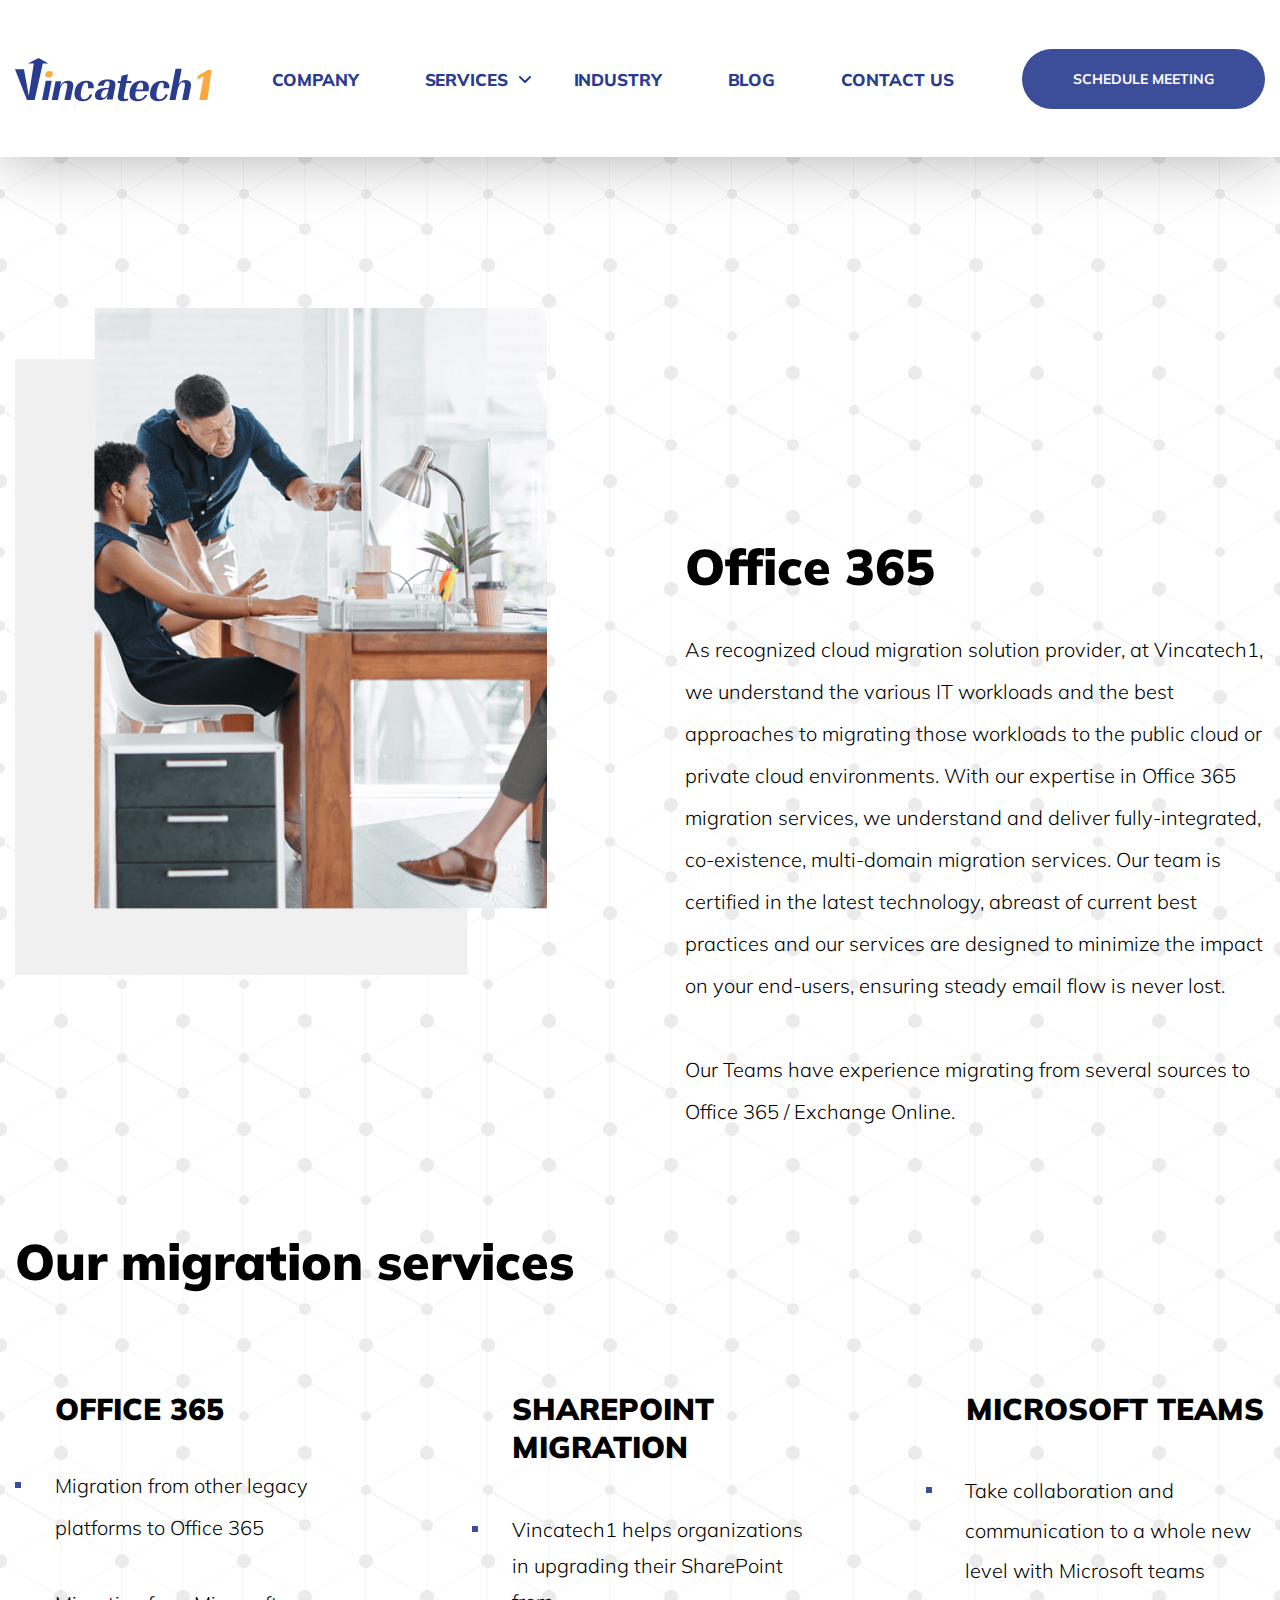
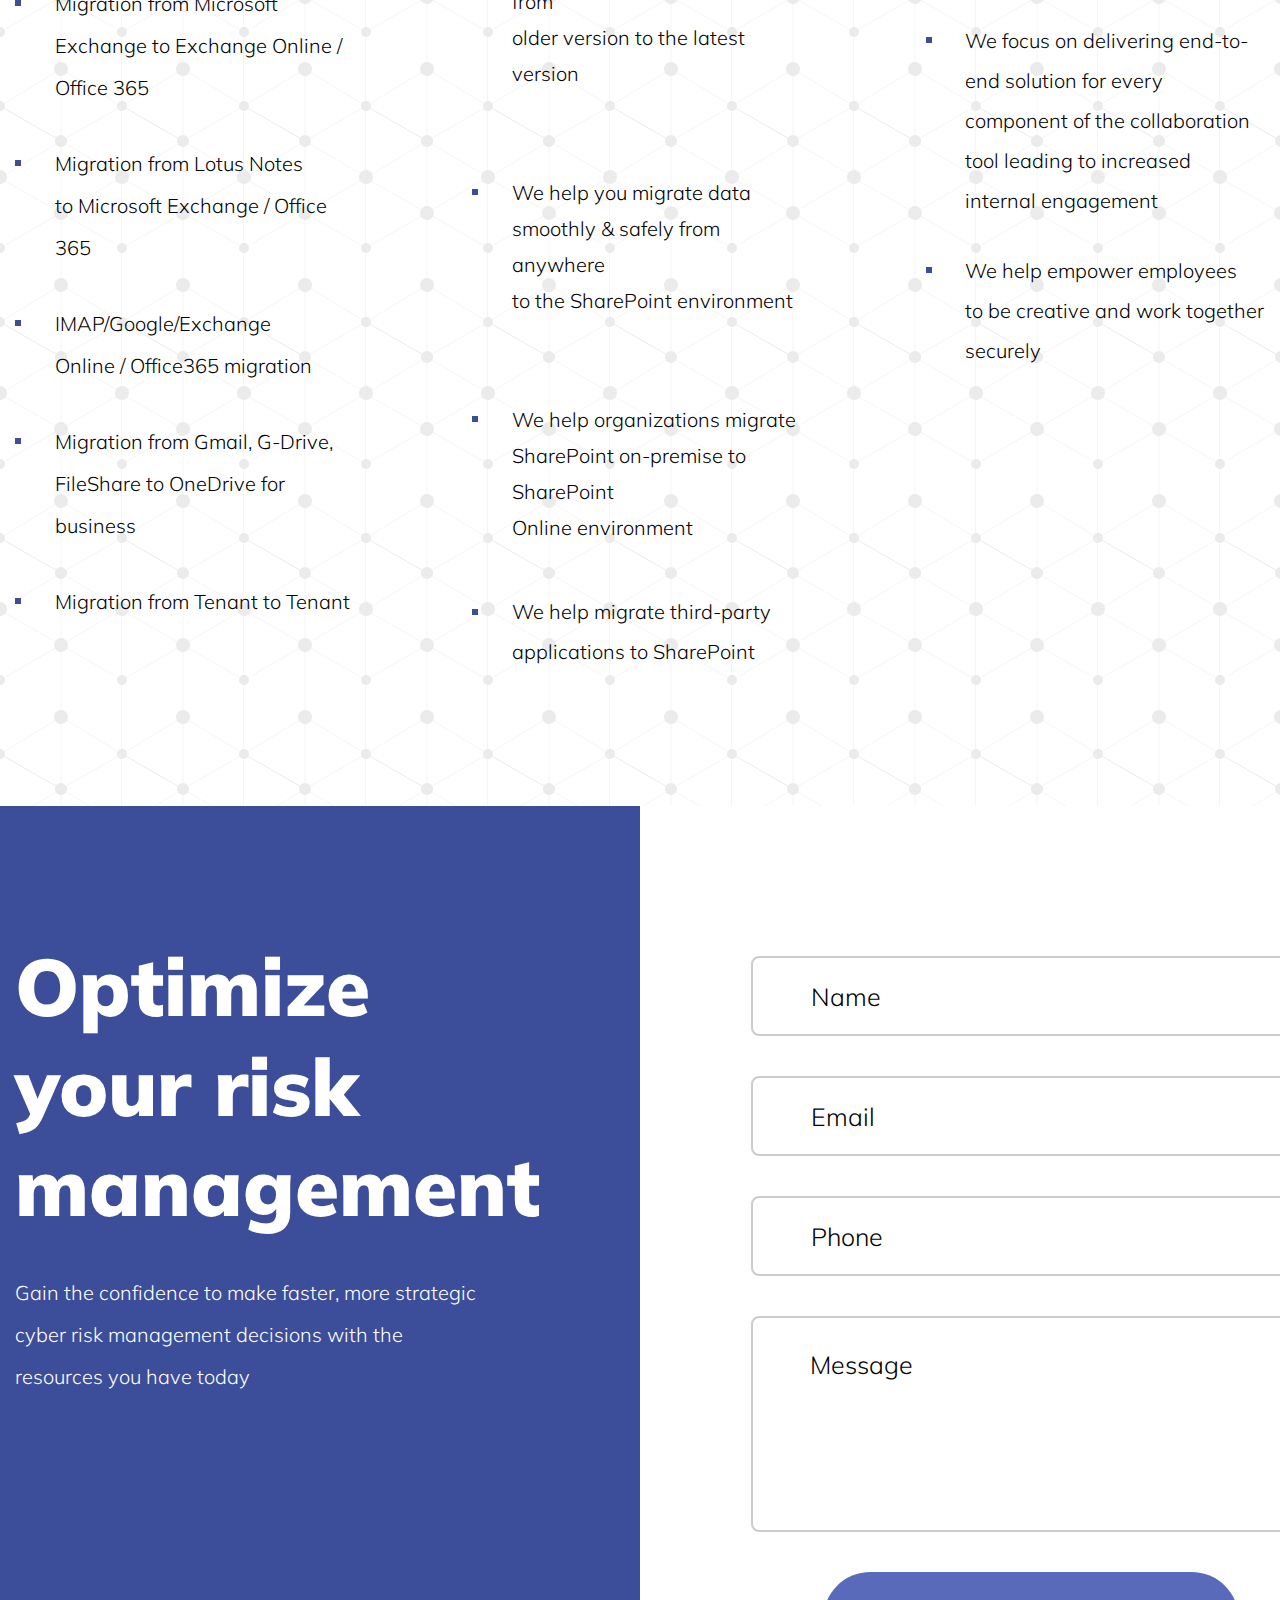
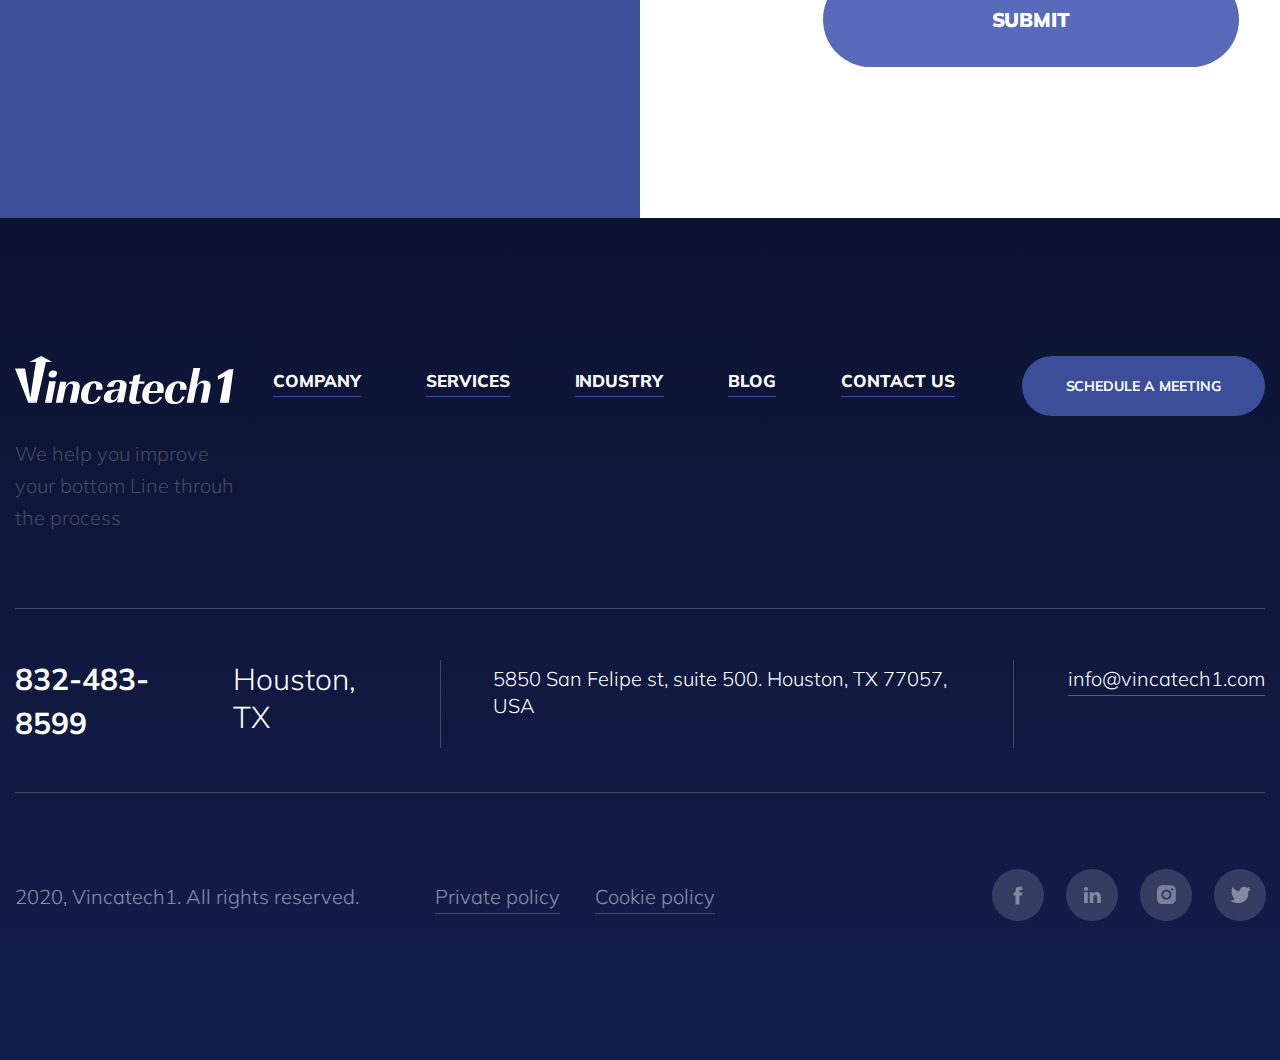
<file: office-365.html>
<!DOCTYPE html>
<html lang="en-us">
<head>
    <meta charset="UTF-8">
    <meta name="viewport" content="width=device-width, initial-scale=1.0">
    <link rel="stylesheet" href="css/normalize.css">
    <link rel="stylesheet" href="css/style.css">
    <link href="https://fonts.googleapis.com/css2?family=Muli:wght@200;300;400;700;800;900&display=swap"
          rel="stylesheet">
    <title>Office 365 - Vincatech1 - Cyber Security Solutions</title>
</head>
<body>
<header class="header">
    <div class="container">
        <div class="header__wrapper">
            <a class="header-logo" href="index.html">
                <img src="img/svg/header-logo.svg" alt="Vincatech1">
            </a>
            <a class="mobile-logo" href="index.html">
                <img class="mobile-logo__img" src="img/svg/mobile-logo.svg" alt="Vincatech1">
            </a>
            <nav class="site-navigation">
                <div class="site-navigation__cross">
                    <div></div>
                </div>
                <ul class="header-nav">
                    <li class="header-nav__item">
                        <a class="header-nav__link" href="company.html">Company</a>
                    </li>
                    <li class="header-nav__item dropdown-menu">
                        <a class="header-nav__link" href="#!">Services</a>
                        <div class="drop-menu">
                            <ul class="drop-menu__list">
                                <li class="drop-menu__item"><a href="managed-it.html" class="drop-menu__link">Managed
                                    IT</a></li>
                                <li class="drop-menu__item"><a href="office-365.html" class="drop-menu__link">Office
                                    365</a></li>
                                <li class="drop-menu__item"><a href="cybersecurity.html" class="drop-menu__link">Cybersecurity</a>
                                </li>
                                <li class="drop-menu__item"><a href="cloud-solutions.html" class="drop-menu__link">Cloud-based
                                    Solutions</a></li>
                                <li class="drop-menu__item"><a href="backup-recovery.html" class="drop-menu__link">Backup
                                    and
                                    Disaster Recovery</a></li>
                            </ul>
                        </div>
                    </li>
                    <li class="header-nav__item">
                        <a class="header-nav__link" href="industry.html">Industry</a>
                    </li>
                    <li class="header-nav__item">
                        <a class="header-nav__link" href="blog.html">Blog</a>
                    </li>
                    <li class="header-nav__item">
                        <a class="header-nav__link" href="contact-us.html">Contact us</a>
                    </li>
                </ul>
                <ul class="burger-nav">
                    <li class="burger-nav__item">
                        <a class="header-nav__link" href="company.html">Company</a>
                    </li>
                    <li class="burger-nav__item burger-menu">
                        <a class="header-nav__link" href="#!">Services</a>
                        <div class="drop-menu-burger">
                            <ul class="drop-menu-burger__list">
                                <li class="drop-menu-burger__item"><a href="managed-it.html" class="drop-menu__link">Managed
                                    IT</a></li>
                                <li class="drop-menu-burger__item"><a href="office-365.html" class="drop-menu__link">Office
                                    365</a></li>
                                <li class="drop-menu-burger__item"><a href="cybersecurity.html" class="drop-menu__link">Cybersecurity</a>
                                </li>
                                <li class="drop-menu-burger__item"><a href="cloud-solutions.html"
                                                                      class="drop-menu__link">Cloud-based
                                    Solutions</a></li>
                                <li class="drop-menu-burger__item"><a href="backup-recovery.html"
                                                                      class="drop-menu__link">Backup and
                                    Disaster Recovery</a></li>
                            </ul>
                        </div>
                        <div class="burger-arrow"></div>
                    </li>
                    <li class="burger-nav__item">
                        <a class="header-nav__link" href="industry.html">Industry</a>
                    </li>
                    <li class="burger-nav__item">
                        <a class="header-nav__link" href="blog.html">Blog</a>
                    </li>
                    <li class="burger-nav__item">
                        <a class="header-nav__link" href="contact-us.html">Contact us</a>
                    </li>
                    <li class="burger-nav__item burger-btn__item"><a class="burger-btn popup-meeting" href="#!">Schedule
                        meeting</a></li>
                </ul>
            </nav>
            <div class="header-burger">
                <div class="header-burger__menu">
                    <span></span>
                </div>
            </div>
            <a class="header-btn btn-blue popup-meeting" href="#!">Schedule meeting</a>
        </div>
    </div>
</header>
<main>
    <section class="office">
        <div class="container">
            <div class="office__wrapper">
                <div class="office__left">
                    <img src="img/office-365-page-img.png" alt="Office 365">
                </div>
                <div class="office__right">
                    <h2 class="office__right-title section-title">Office 365</h2>
                    <p class="office__right-text">As recognized cloud migration solution provider, at Vincatech1, we
                        understand the various IT workloads and the best approaches to migrating those workloads to the
                        public cloud or private cloud environments. With our expertise in Office 365 migration services,
                        we understand and deliver fully-integrated, co-existence, multi-domain migration services. Our
                        team is certified in the latest technology, abreast of current best practices and our services
                        are designed to minimize the impact on your end-users, ensuring steady email flow is never lost.
                        <br>
                        <br>
                        Our Teams have experience migrating from several sources to<br> Office 365 / Exchange Online.
                    </p>
                </div>
            </div>
            <h3 class="office__title">Our migration services</h3>
            <div class="office__lists">
                <div class="office__lists-block-1">
                    <h4 class="office__lists-title-1 office__lists-title"> Office 365</h4>
                    <ul class="office__ulist-1 office__ulist">
                        <li class="office__ulist-1-item"><span class="office__ulist-1-num office__ulist-num"></span>
                            Migration from other legacy platforms to Office 365
                        </li>
                        <li class="office__ulist-1-item"><span class="office__ulist-1-num office__ulist-num"></span>
                            Migration from Microsoft Exchange to Exchange Online / Office 365
                        </li>
                        <li class="office__ulist-1-item"><span class="office__ulist-1-num office__ulist-num"></span>
                            Migration from Lotus Notes<br> to Microsoft Exchange / Office 365
                        </li>
                        <li class="office__ulist-1-item"><span class="office__ulist-1-num office__ulist-num"></span>
                            IMAP/Google/Exchange<br>Online / Office365 migration
                        </li>
                        <li class="office__ulist-1-item"><span class="office__ulist-1-num office__ulist-num"></span>
                            Migration from Gmail, G-Drive, FileShare to OneDrive for business
                        </li>
                        <li class="office__ulist-1-item"><span class="office__ulist-1-num office__ulist-num"></span>
                            Migration from Tenant to Tenant
                        </li>
                    </ul>
                </div>
                <div class="office__lists-block-2">
                    <h4 class="office__lists-title-2 office__lists-title">SharePoint Migration</h4>
                    <ul class="office__ulist-2 office__ulist">
                        <li class="office__ulist-2-item"><span class="office__ulist-2-num office__ulist-num"></span>
                            Vincatech1 helps organizations<br>in upgrading their SharePoint from<br>
                            older version to the latest version
                        </li>
                        <li class="office__ulist-2-item"><span class="office__ulist-2-num office__ulist-num"></span>
                            We help you migrate data<br>smoothly & safely from anywhere<br>to the SharePoint environment
                        </li>
                        <li class="office__ulist-2-item"><span class="office__ulist-2-num office__ulist-num"></span>
                            We help organizations migrate<br> SharePoint on-premise to SharePoint<br> Online environment
                        </li>
                        <li class="office__ulist-2-item"><span class="office__ulist-2-num office__ulist-num"></span>
                            We help migrate third-party<br>applications to SharePoint
                        </li>
                    </ul>
                </div>
                <div class="office__lists-block-3">
                    <h4 class="office__lists-title-3 office__lists-title">Microsoft Teams</h4>
                    <ul class="office__ulist-3 office__ulist">
                        <li class="office__ulist-3-item"><span class="office__ulist-3-num office__ulist-num"></span>
                            Take collaboration and communication<br> to a whole new level with Microsoft teams
                        </li>
                        <li class="office__ulist-3-item"><span class="office__ulist-3-num office__ulist-num"></span>
                            We focus on delivering end-to-end solution for every component of the collaboration tool
                            leading to increased<br>internal engagement
                        </li>
                        <li class="office__ulist-3-item"><span class="office__ulist-3-num office__ulist-num"></span>
                            We help empower employees<br> to be creative and work together securely
                        </li>
                    </ul>
                </div>
            </div>
        </div>
    </section>
    <section class="feedback">
        <div class="container">
            <div class="feedback__wrapper">
                <div class="feedback__left">
                    <h2 class="feedback-title">Optimize your risk management</h2>
                    <p class="feedback-subtitle">Gain the confidence to make faster, more strategic cyber risk
                        management
                        decisions with the resources you have today</p>
                </div>
                <div class="feedback__right">
                    <form class="form feedback-form" action="#" method="post">
                        <input class="form__field" type="text" name="name" placeholder="Name" required
                               onfocus="if (placeholder == 'Name') {placeholder = ''}"
                               onblur="if (placeholder == '') {placeholder = 'Name'}">
                        <input class="form__field" type="email" name="email" placeholder="Email" required
                               onfocus="if (placeholder == 'Email') {placeholder = ''}"
                               onblur="if (placeholder == '') {placeholder = 'Email'}">
                        <input class="form__field" type="tel" name="phone" placeholder="Phone" required
                               onfocus="if (placeholder == 'Phone') {placeholder = ''}"
                               onblur="if (placeholder == '') {placeholder = 'Phone'}">
                        <textarea class="textarea" name="message" placeholder="Message" required
                                  onfocus="if (placeholder == 'Message') {placeholder = ''}"
                                  onblur="if (placeholder == '') {placeholder = 'Message'}"></textarea>
                        <button class="submit-btn btn-blue feedback-submit" type="submit">Submit</button>
                    </form>
                    <div class="feedback-confirmation">
                        <p class="feedback-confirmation__message">Thank you!<br> Your message sent. We will contact you back
                            as soon as we get email.</p>
                    </div>
                </div>
            </div>
        </div>
    </section>
</main>
<footer class="footer">
    <div class="container">
        <div class="footer__top">
            <a class="footer-logo" href="index.html">
                <img src="img/svg/footer-logo.svg" alt="Vincatech1">
            </a>
            <ul class="footer-nav">
                <li class="footer-nav__item">
                    <a class="footer-nav__link" href="company.html">Company</a>
                </li>
                <li class="footer-nav__item">
                    <a class="footer-nav__link" href="office-365.html">Services</a>
                </li>
                <li class="footer-nav__item">
                    <a class="footer-nav__link" href="industry.html">Industry</a>
                </li>
                <li class="footer-nav__item">
                    <a class="footer-nav__link" href="blog.html">Blog</a>
                </li>
                <li class="footer-nav__item">
                    <a class="footer-nav__link" href="contact-us.html">Contact us</a>
                </li>
            </ul>
            <a class="footer-btn btn-blue popup-meeting" href="#!">Schedule a meeting</a>
            <div class="footer__hidden-block">
                <div class="footer__middle__phone">
                    <a class="phone-link" href="tel:832-483-8599">832-483-8599</a>
                </div>
                <div class="footer__middle__city">Houston, TX</div>
            </div>
        </div>
        <div class="footer__descr">
            We help you improve<br> your bottom Line throuh<br> the process
        </div>
        <div class="footer__middle">
            <div class="footer__middle-block">
                <div class="footer__middle__phone">
                    <a class="phone-link" href="tel:832-483-8599">832-483-8599</a>
                </div>
                <div class="footer__middle__city">Houston, TX</div>
            </div>
            <div class="footer__middle-block">
                5850 San Felipe st, suite 500. Houston, TX 77057, USA
            </div>
            <div class="footer__middle-block email-block">
                <a class="email-link" href="mailto:info@vincatech1.com">info@vincatech1.com</a>
            </div>
        </div>
        <div class="footer__bottom">
            <div class="footer__copyright">
                <p class="copyright-text">2020, Vincatech1. All rights reserved.</p>
                <a class="policy-link" href="privacy-policy.html" target="_blank">Private policy</a>
                <a class="policy-link" href="cookies-policy.html" target="_blank">Cookie policy</a>
            </div>
            <div class="footer__socials">
                <ul class="social-list">
                    <li class="social-list-item">
                        <a class="social-list-link social-list-link--fb" href="https://www.facebook.com/vincatech/" target="_blank"></a>
                    </li>
                    <li class="social-list-item">
                        <a class="social-list-link social-list-link--lkdn" href="http://linkedin.com/company/vincatech1/about" target="_blank"></a>
                    </li>
                    <li class="social-list-item">
                        <a class="social-list-link social-list-link--inst" href="http://instagram.com/vincatech1" target="_blank"></a>
                    </li>
                    <li class="social-list-item">
                        <a class="social-list-link social-list-link--twt" href="https://twitter.com/VincaTech1/" target="_blank"></a>
                    </li>
                </ul>
            </div>
        </div>
    </div>
</footer>
<div class="popup">
    <div class="popup__body">
        <div class="popup-close">
            <div class="popup-close__block">

            </div>
        </div>
        <div class="popup__wrapper">
            <h2 class="popup__title">Schedule a meeting</h2>
            <p class="popup__subtitle">We do our best work when we can learn <br> about your business, people, process
                and strategies.<br> Request a
                meeting now!</p>
            <form class="form popup__form" action="#" method="post">
                <input class="form__field popup__field" type="text" name="name" placeholder="Name" required
                       onfocus="if (placeholder == 'Name') {placeholder = ''}"
                       onblur="if (placeholder == '') {placeholder = 'Name'}">
                <input class="form__field popup__field" type="text" name="company" placeholder="Company" required
                       onfocus="if (placeholder == 'Company') {placeholder = ''}"
                       onblur="if (placeholder == '') {placeholder = 'Company'}">
                <input class="form__field popup__field" type="email" name="email" placeholder="Email" required
                       onfocus="if (placeholder == 'Email') {placeholder = ''}"
                       onblur="if (placeholder == '') {placeholder = 'Email'}">
                <input class="form__field popup__field" type="tel" name="phone" placeholder="Phone" required
                       onfocus="if (placeholder == 'Phone') {placeholder = ''}"
                       onblur="if (placeholder == '') {placeholder = 'Phone'}">
                <textarea class="textarea popup__field popup__area" name="message" placeholder="Message" required
                          onfocus="if (placeholder == 'Message') {placeholder = ''}"
                          onblur="if (placeholder == '') {placeholder = 'Message'}"></textarea>
                <button class="submit-btn btn-blue popup-submit" type="submit">Submit</button>
            </form>
            <div class="popup-confirmation">
                <p class="popup-confirmation__message">Thank you!<br> Your message sent. We will contact you back
                    as soon as we get email.</p>
            </div>
        </div>
    </div>
</div>
<script src="https://code.jquery.com/jquery-3.5.1.min.js"></script>
<script src="js/main.js"></script>
</body>
</html>
</file>
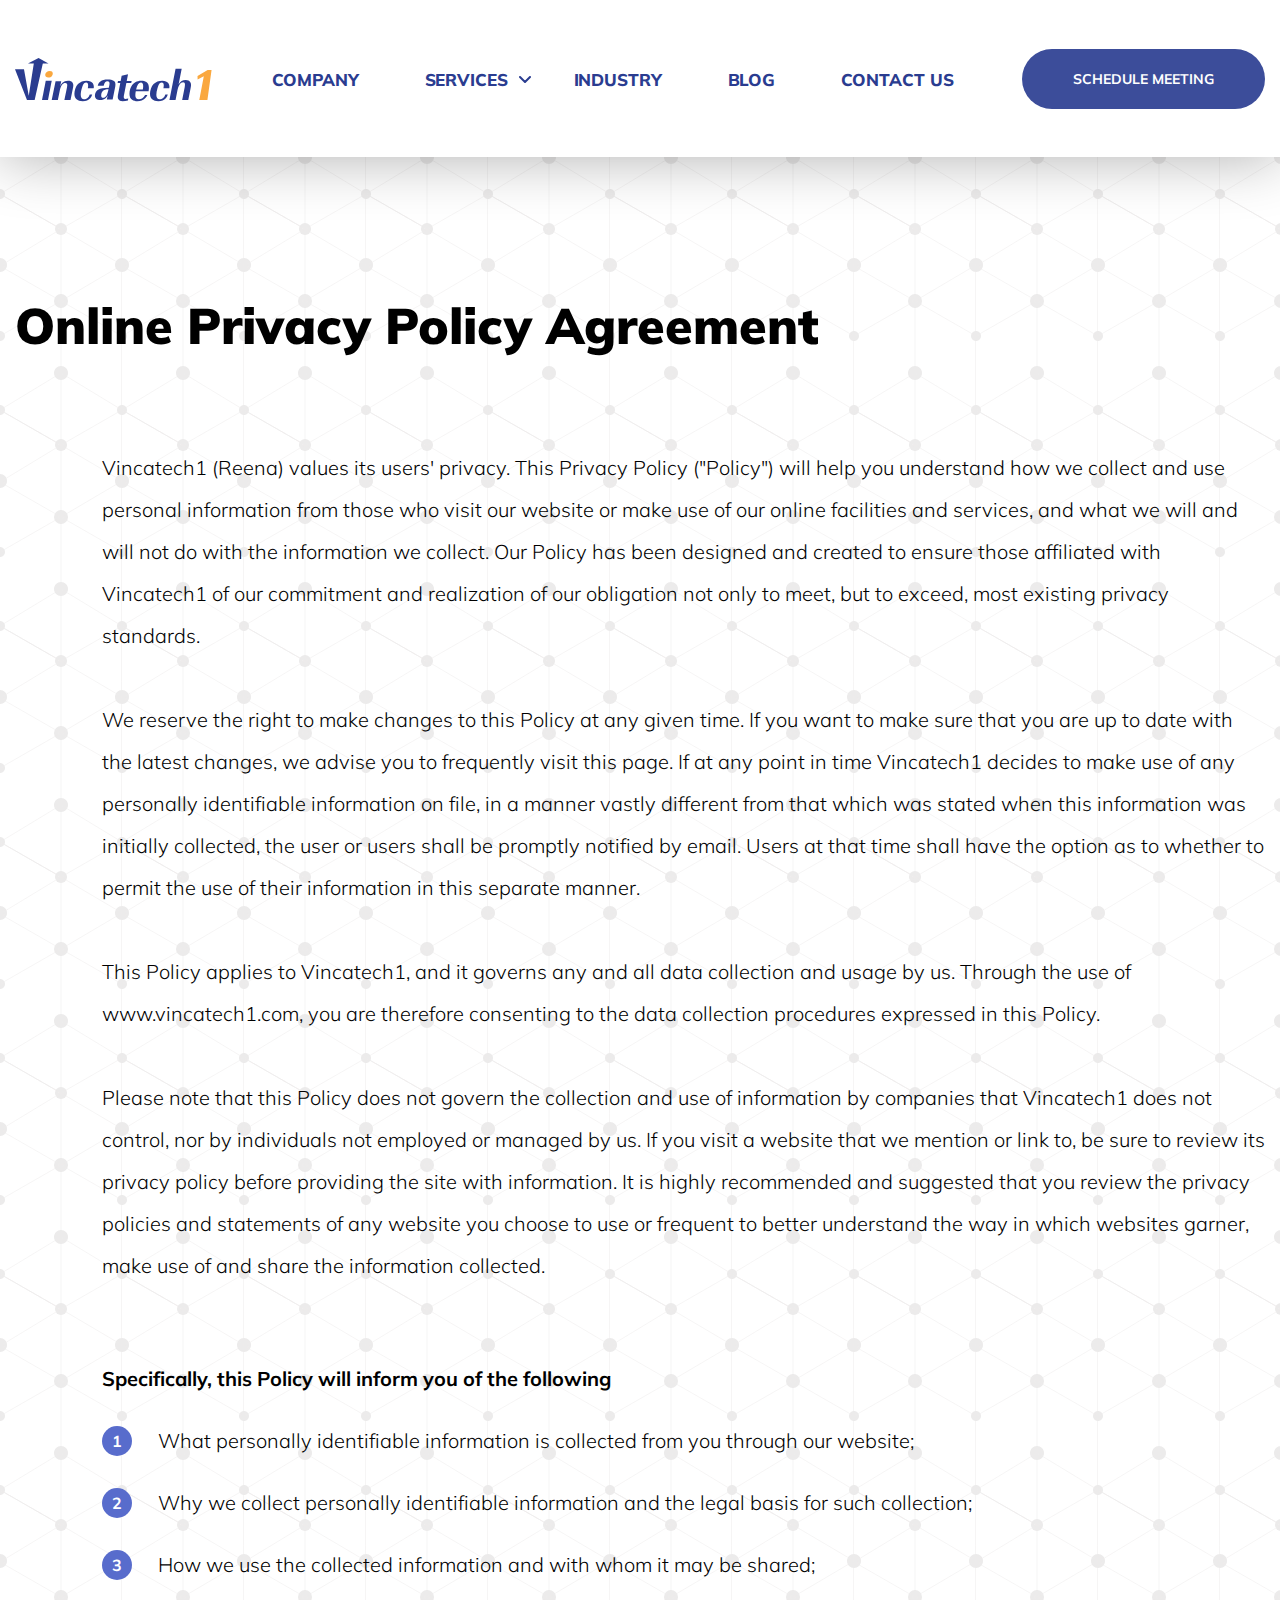
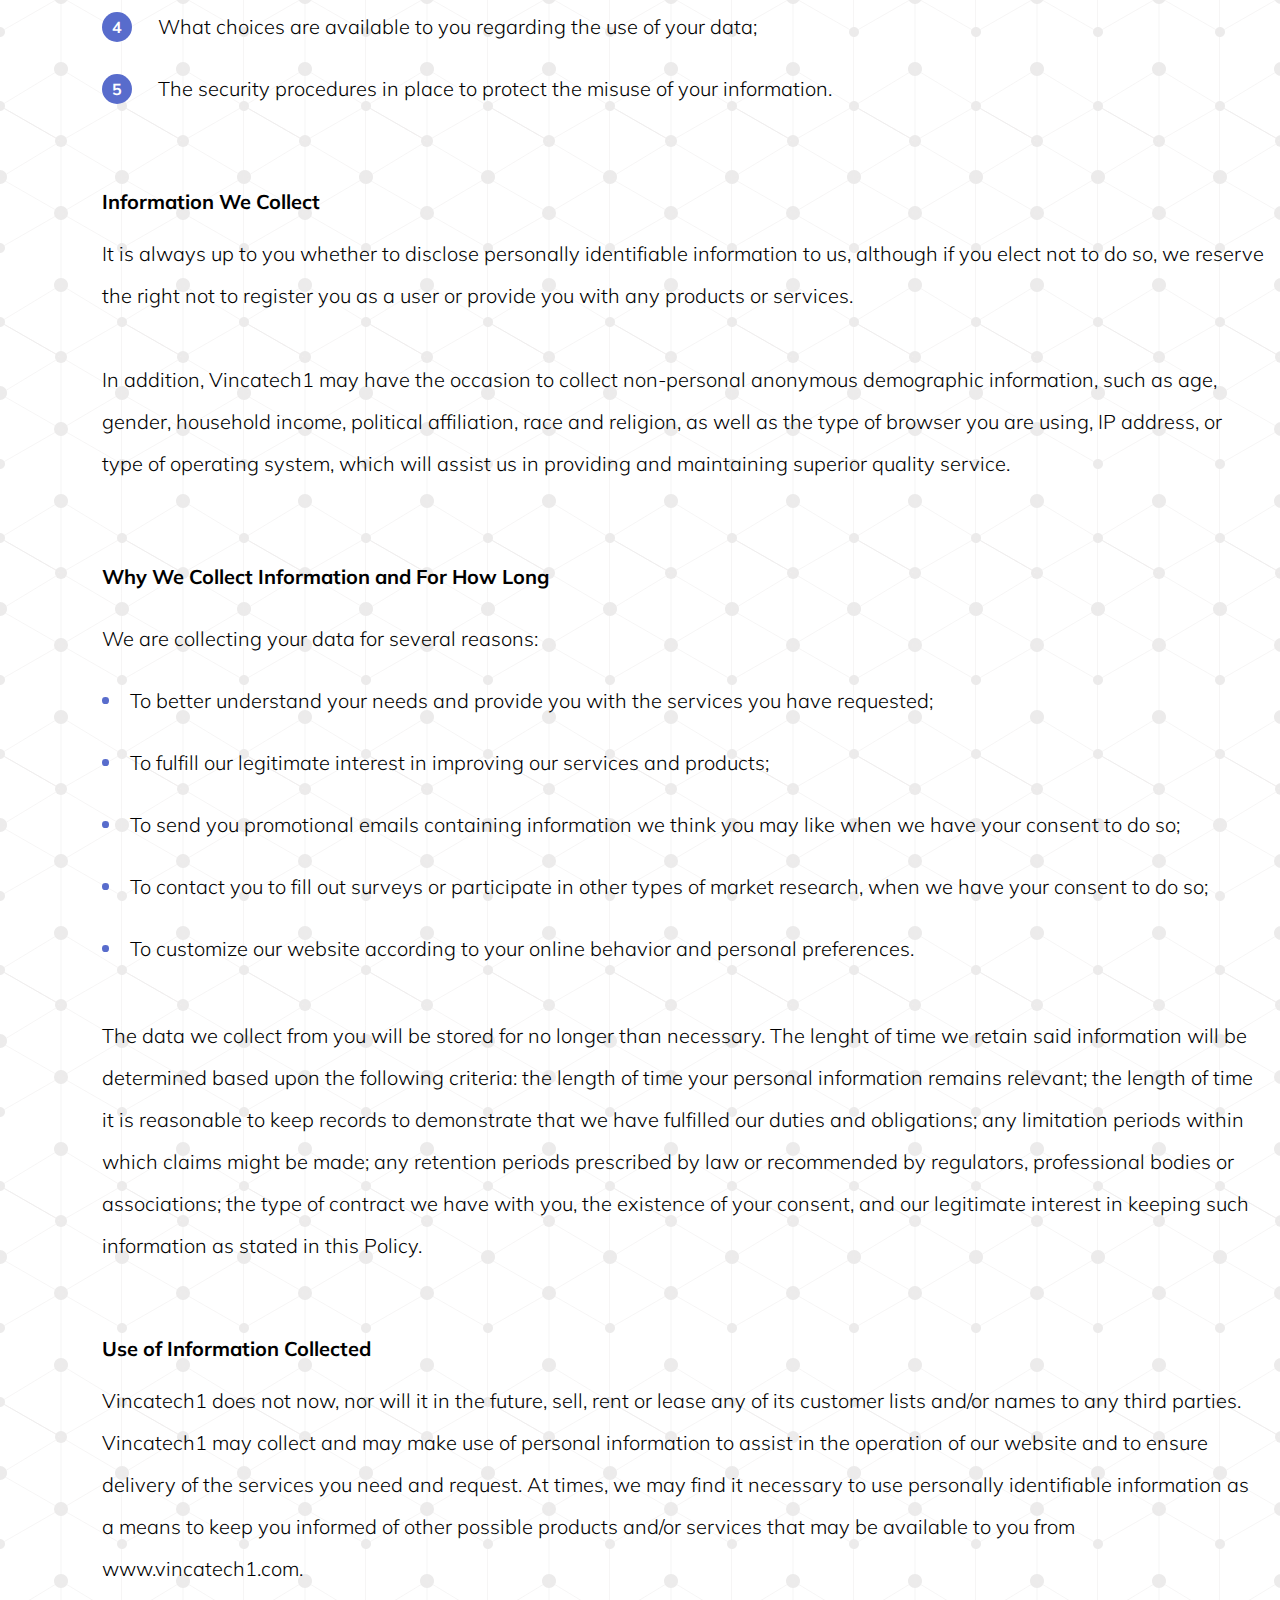
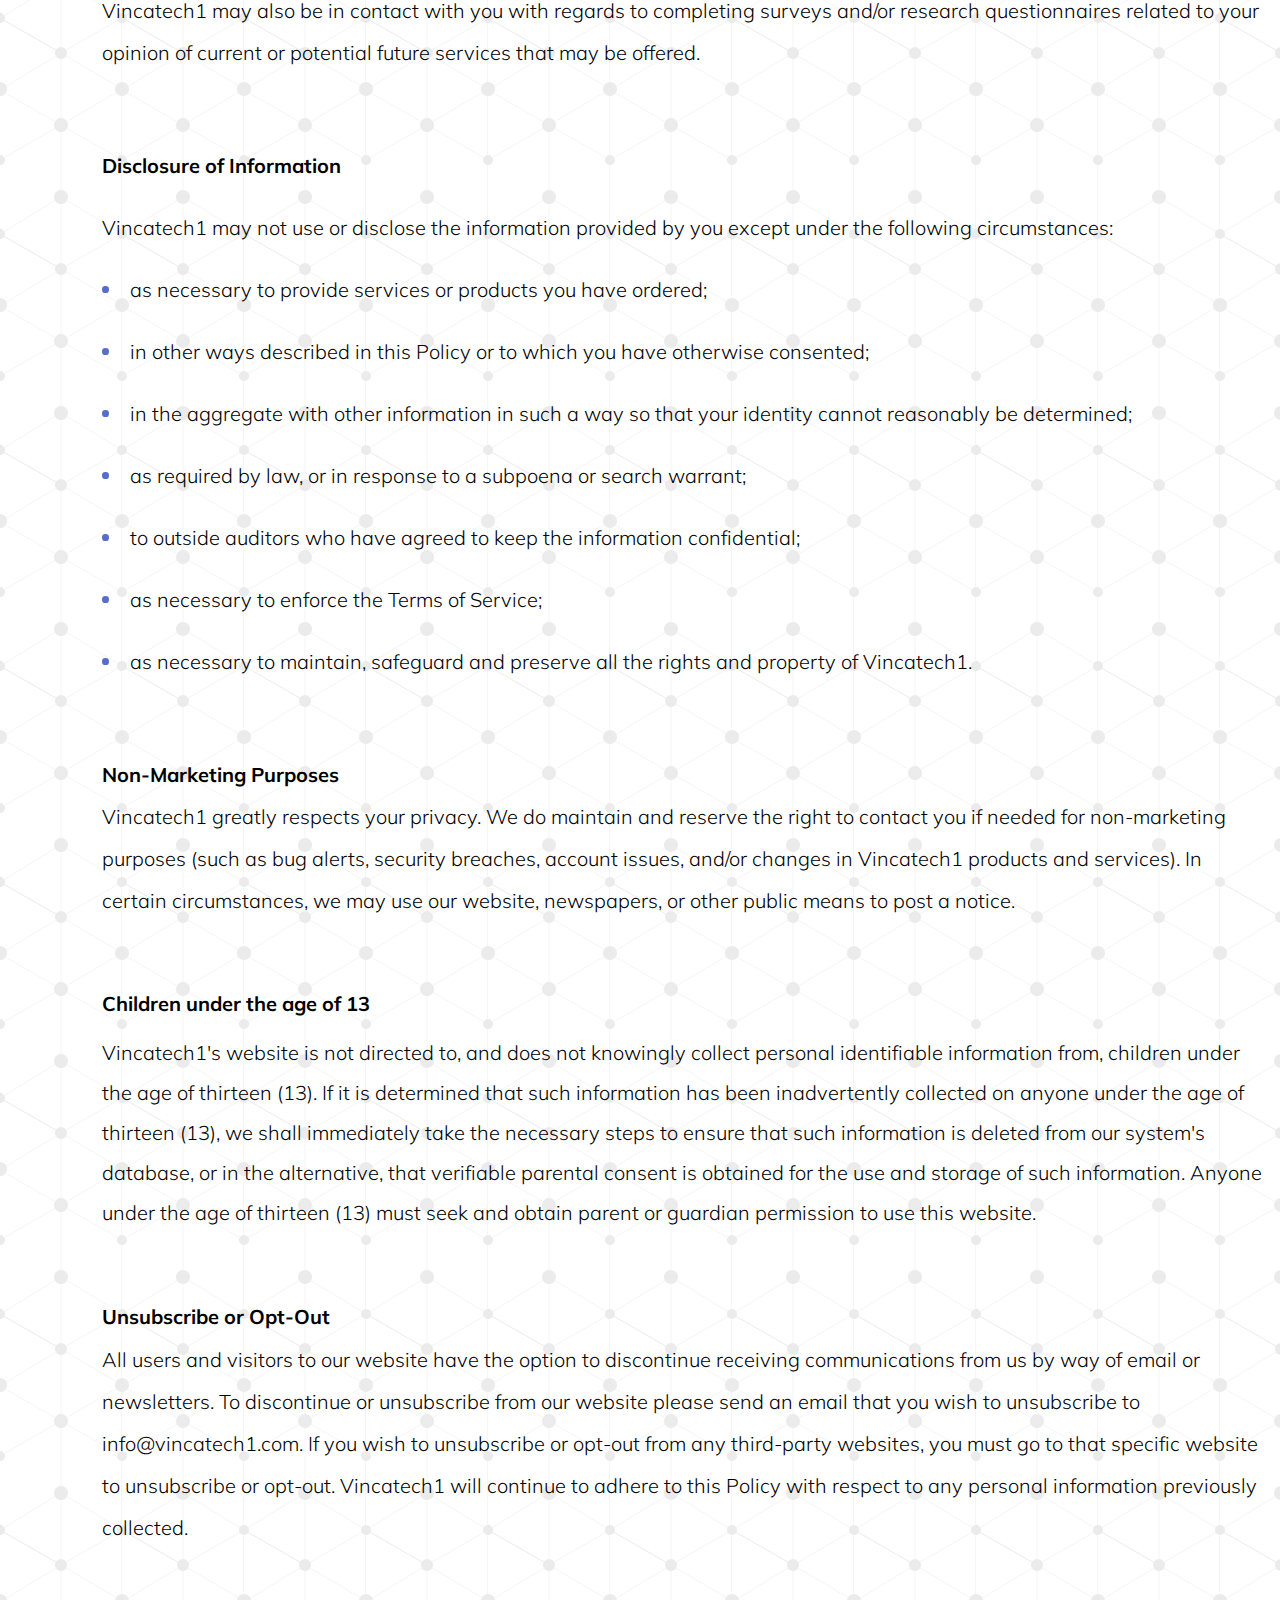
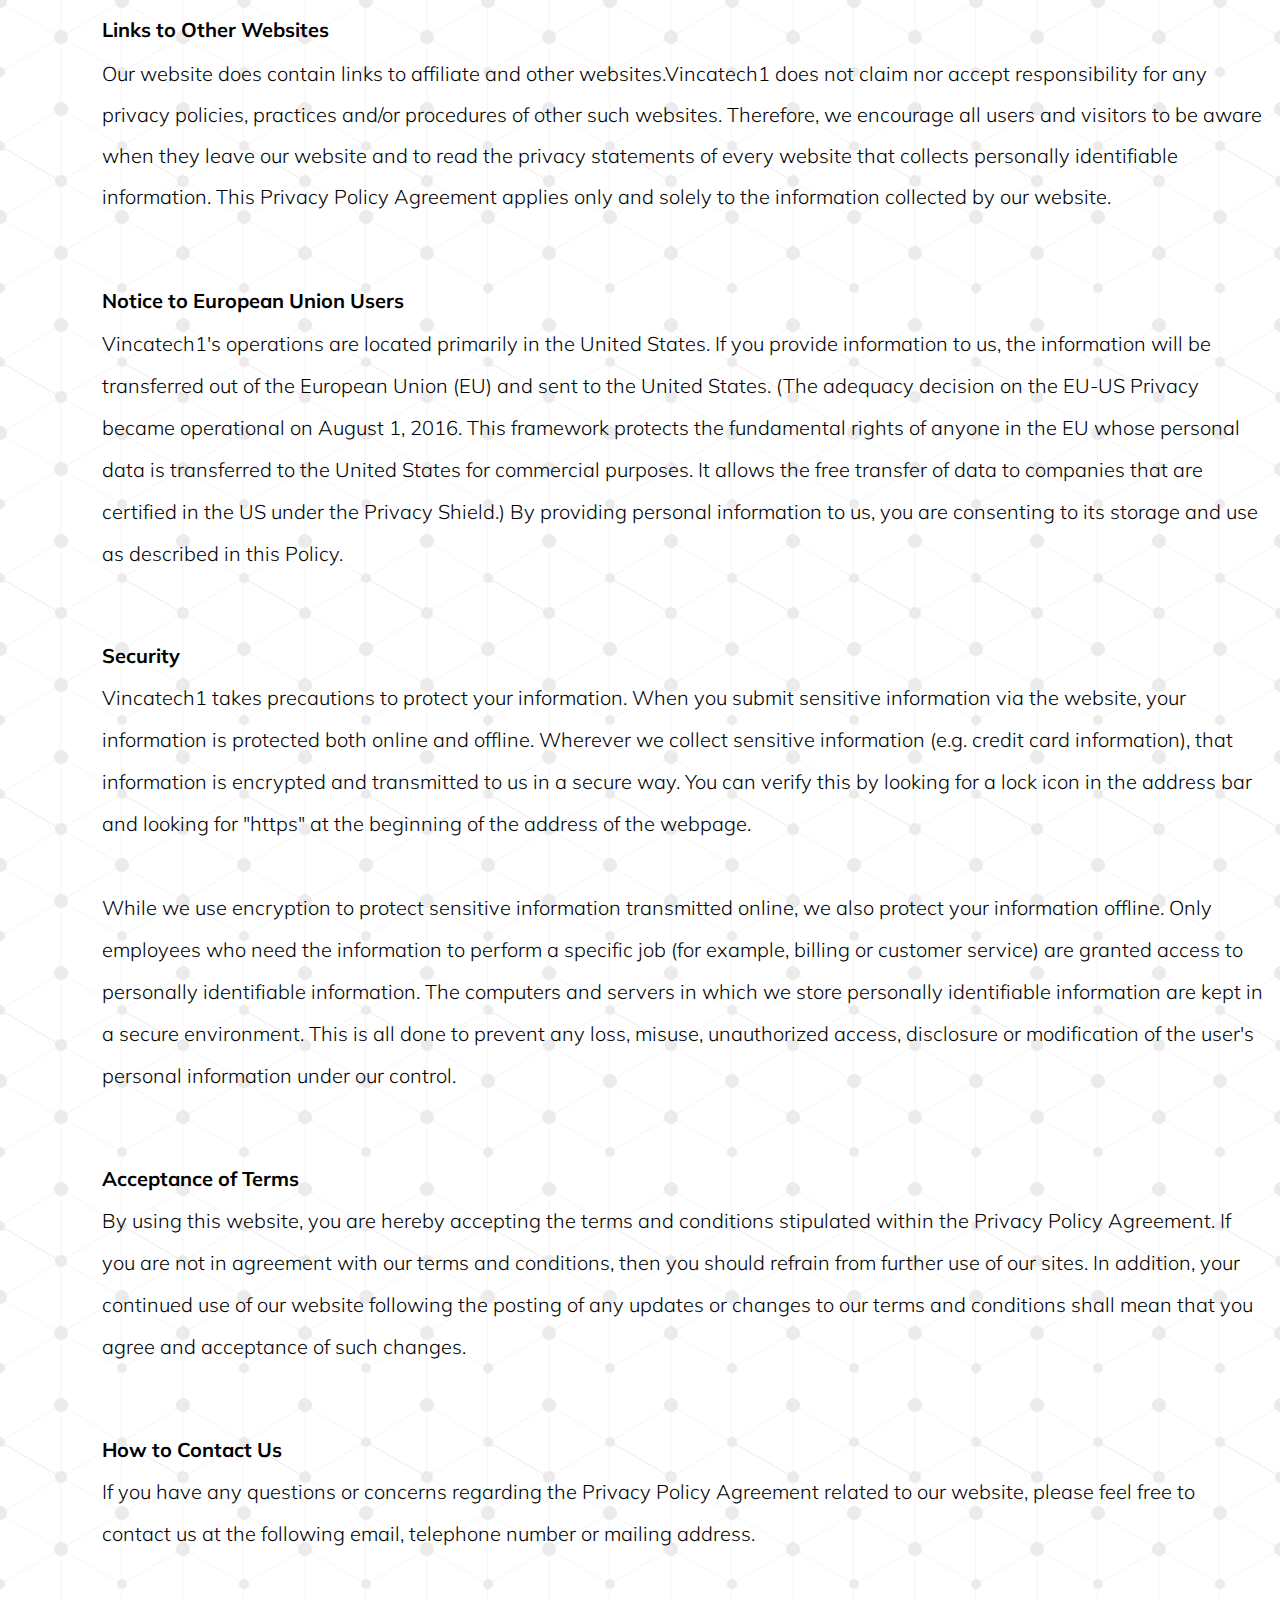
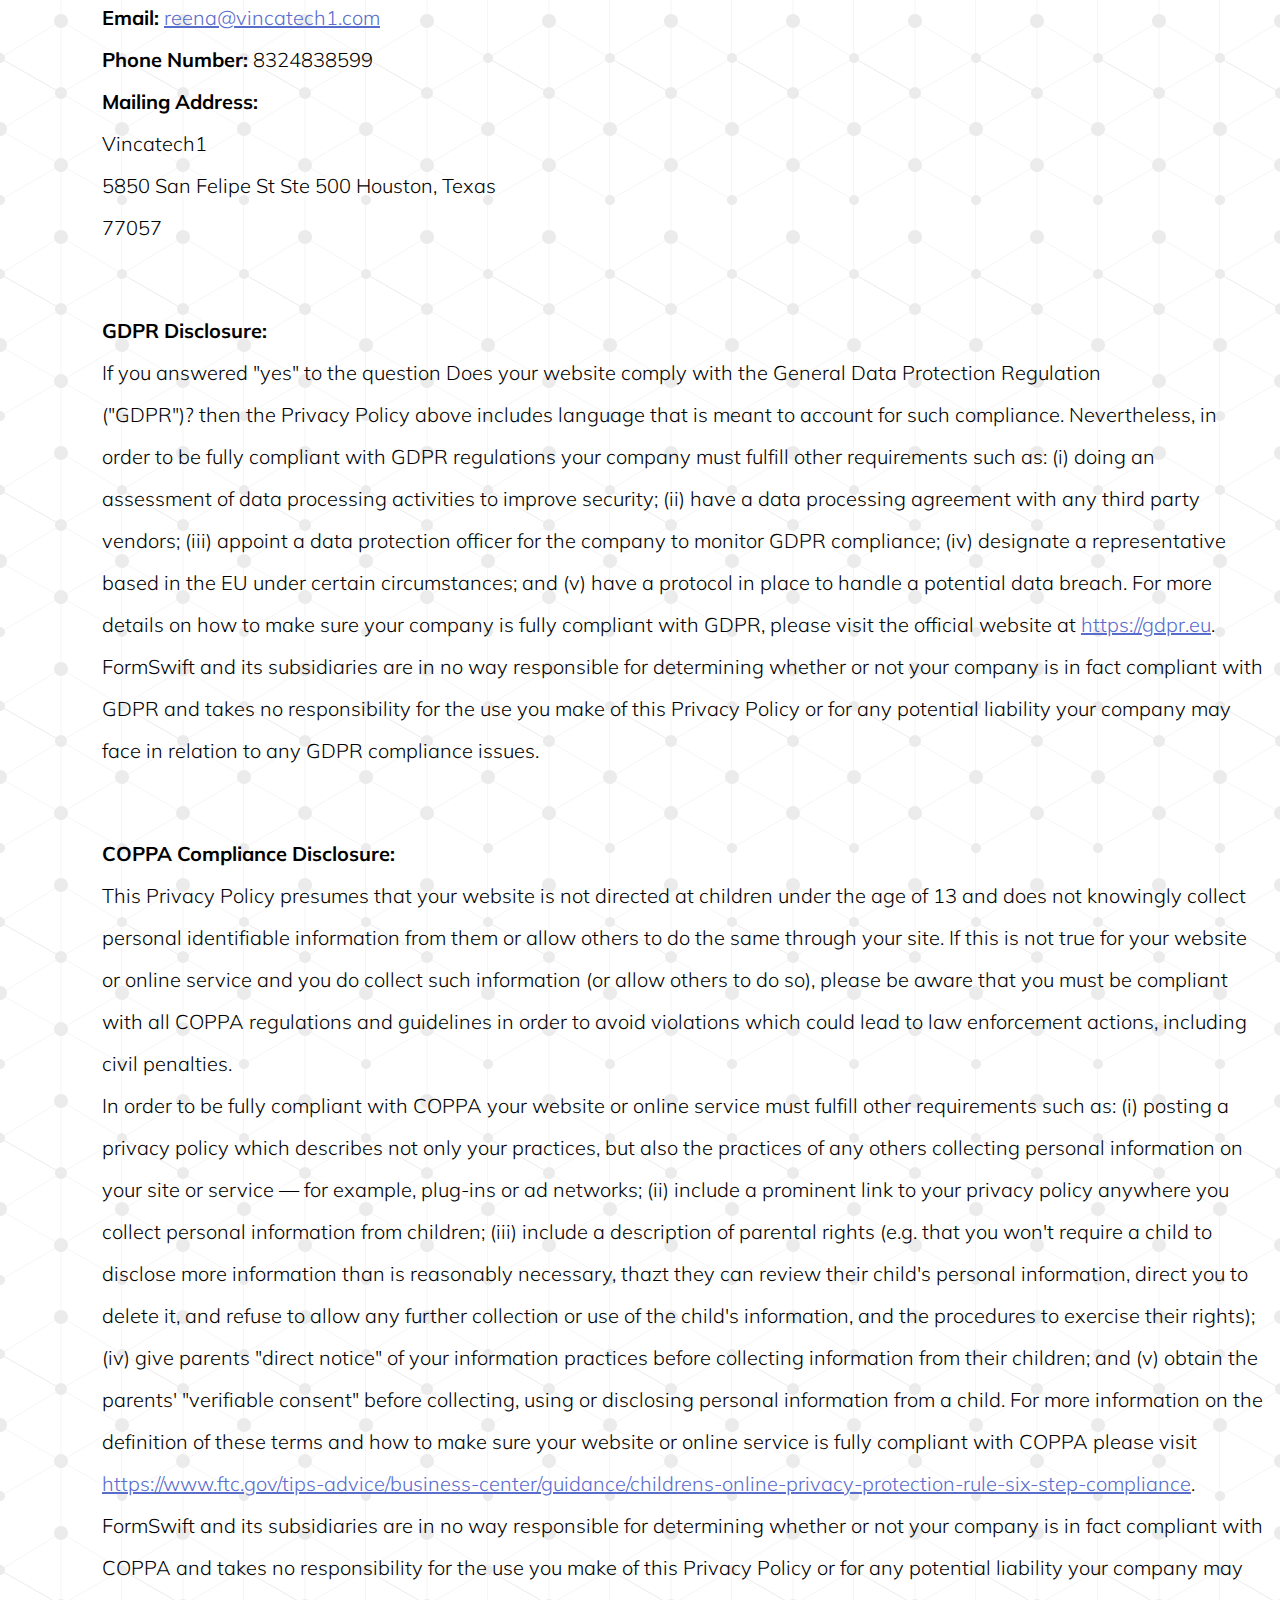
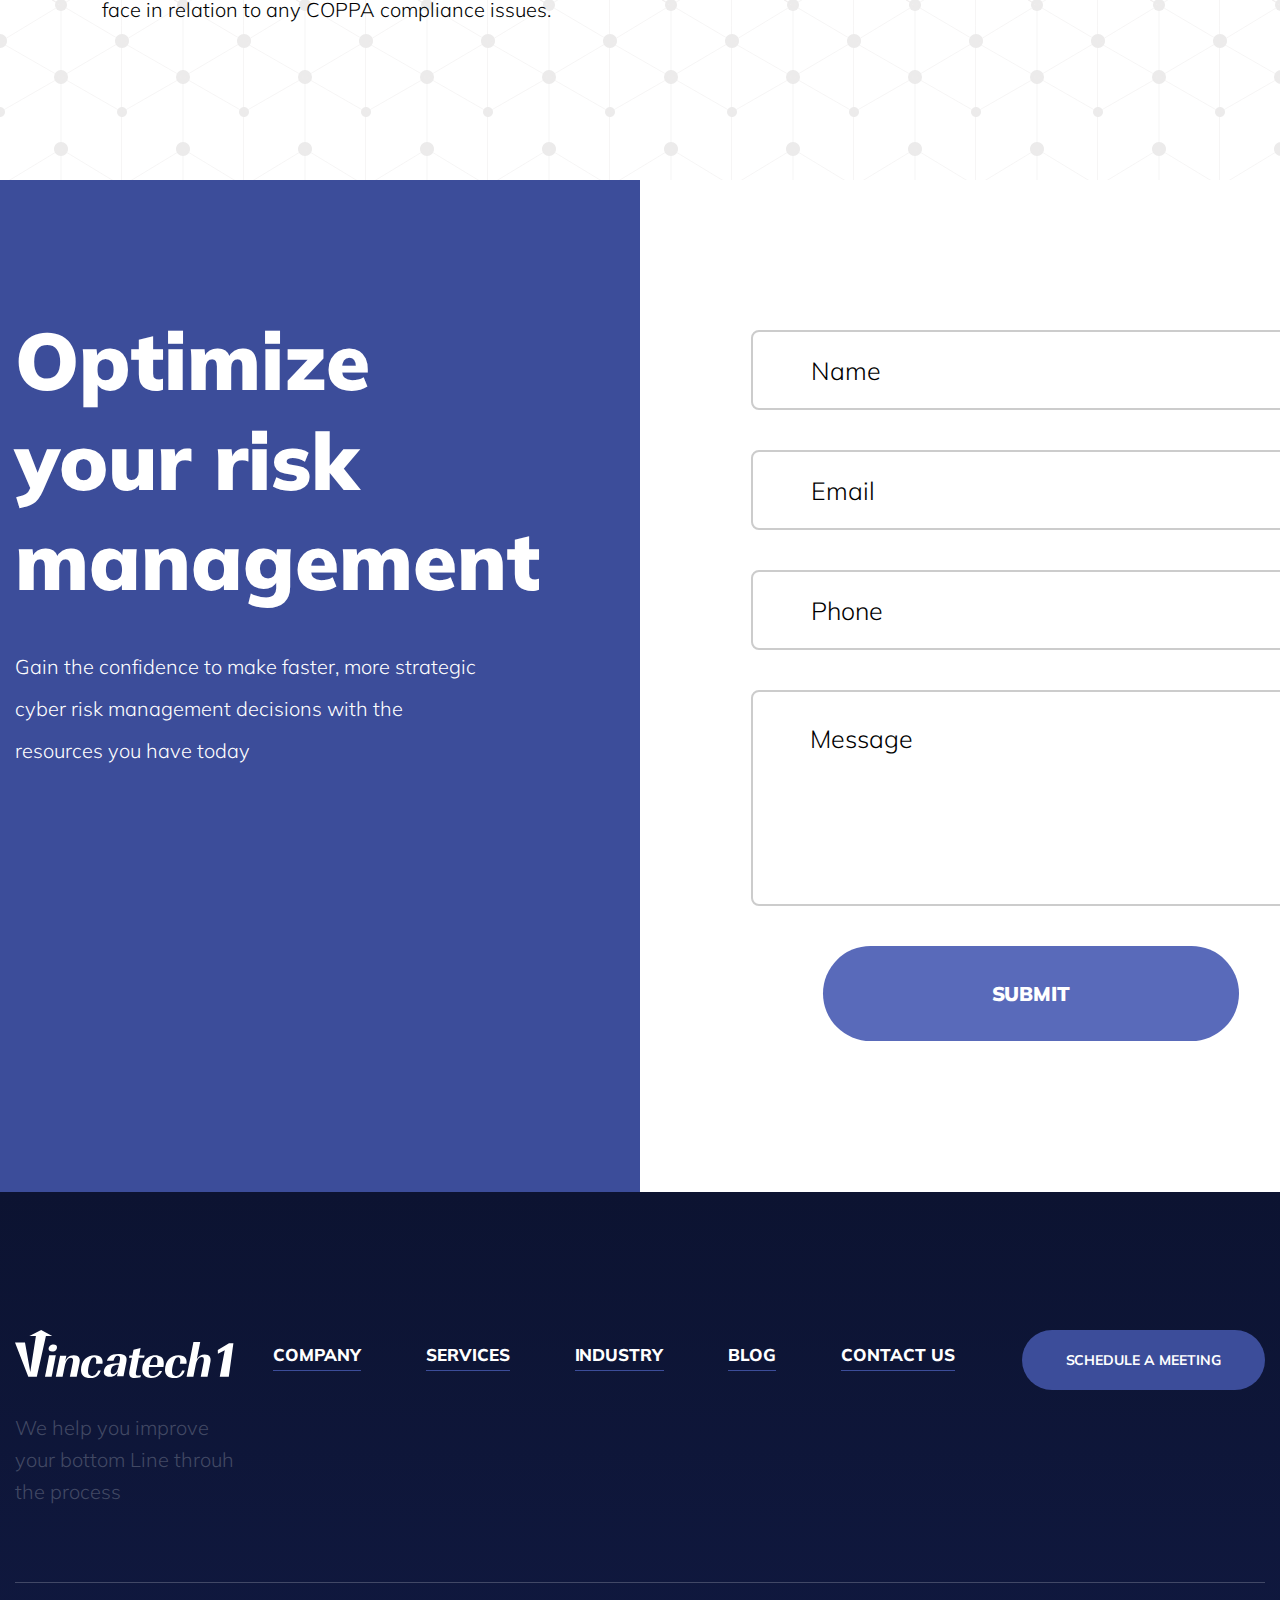
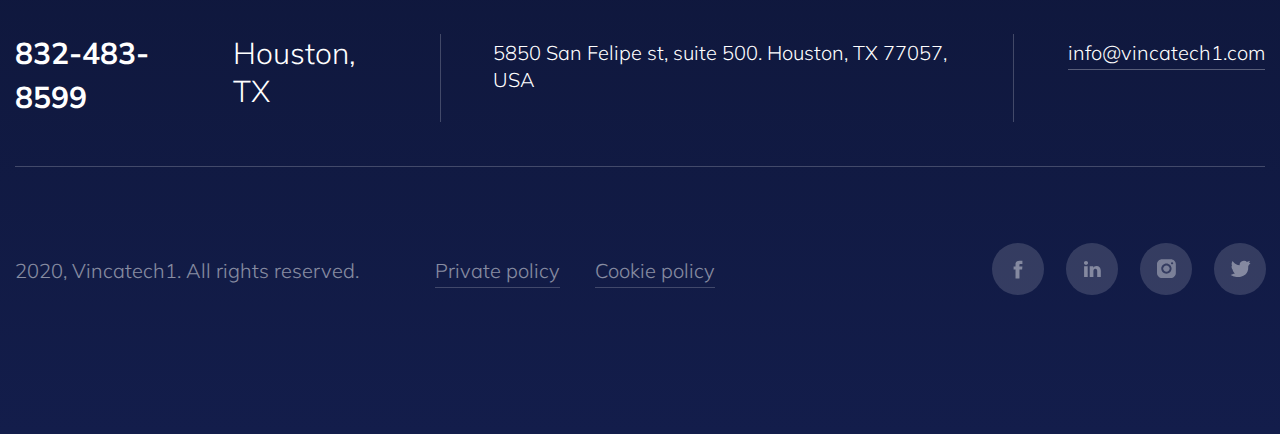
<file: privacy-policy.html>
<!DOCTYPE html>
<html lang="en-us">
<head>
    <meta charset="UTF-8">
    <meta name="viewport" content="width=device-width, initial-scale=1.0">
    <link rel="stylesheet" href="css/normalize.css">
    <link rel="stylesheet" href="css/style.css">
    <link href="https://fonts.googleapis.com/css2?family=Muli:wght@300;400;700;800;900&display=swap" rel="stylesheet">
    <title>Privacy Policy - Vincatech1 - Cyber Security Solutions</title>
</head>
<body>
<header class="header">
    <div class="container">
        <div class="header__wrapper">
            <a class="header-logo" href="index.html">
                <img src="img/svg/header-logo.svg" alt="Vincatech1">
            </a>
            <a class="mobile-logo" href="index.html">
                <img class="mobile-logo__img" src="img/svg/mobile-logo.svg" alt="Vincatech1">
            </a>
            <nav class="site-navigation">
                <div class="site-navigation__cross">
                    <div></div>
                </div>
                <ul class="header-nav">
                    <li class="header-nav__item">
                        <a class="header-nav__link" href="company.html">Company</a>
                    </li>
                    <li class="header-nav__item dropdown-menu">
                        <a class="header-nav__link" href="#!">Services</a>
                        <div class="drop-menu">
                            <ul class="drop-menu__list">
                                <li class="drop-menu__item"><a href="managed-it.html" class="drop-menu__link">Managed
                                    IT</a></li>
                                <li class="drop-menu__item"><a href="office-365.html" class="drop-menu__link">Office
                                    365</a></li>
                                <li class="drop-menu__item"><a href="cybersecurity.html" class="drop-menu__link">Cybersecurity</a>
                                </li>
                                <li class="drop-menu__item"><a href="cloud-solutions.html" class="drop-menu__link">Cloud-based
                                    Solutions</a></li>
                                <li class="drop-menu__item"><a href="backup-recovery.html" class="drop-menu__link">Backup
                                    and
                                    Disaster Recovery</a></li>
                            </ul>
                        </div>
                    </li>
                    <li class="header-nav__item">
                        <a class="header-nav__link" href="industry.html">Industry</a>
                    </li>
                    <li class="header-nav__item">
                        <a class="header-nav__link" href="blog.html">Blog</a>
                    </li>
                    <li class="header-nav__item">
                        <a class="header-nav__link" href="contact-us.html">Contact us</a>
                    </li>
                </ul>
                <ul class="burger-nav">
                    <li class="burger-nav__item">
                        <a class="header-nav__link" href="company.html">Company</a>
                    </li>
                    <li class="burger-nav__item burger-menu">
                        <a class="header-nav__link" href="#!">Services</a>
                        <div class="drop-menu-burger">
                            <ul class="drop-menu-burger__list">
                                <li class="drop-menu-burger__item"><a href="managed-it.html" class="drop-menu__link">Managed
                                    IT</a></li>
                                <li class="drop-menu-burger__item"><a href="office-365.html" class="drop-menu__link">Office
                                    365</a></li>
                                <li class="drop-menu-burger__item"><a href="cybersecurity.html" class="drop-menu__link">Cybersecurity</a>
                                </li>
                                <li class="drop-menu-burger__item"><a href="cloud-solutions.html"
                                                                      class="drop-menu__link">Cloud-based
                                    Solutions</a></li>
                                <li class="drop-menu-burger__item"><a href="backup-recovery.html"
                                                                      class="drop-menu__link">Backup and
                                    Disaster Recovery</a></li>
                            </ul>
                        </div>
                        <div class="burger-arrow"></div>
                    </li>
                    <li class="burger-nav__item">
                        <a class="header-nav__link" href="industry.html">Industry</a>
                    </li>
                    <li class="burger-nav__item">
                        <a class="header-nav__link" href="blog.html">Blog</a>
                    </li>
                    <li class="burger-nav__item">
                        <a class="header-nav__link" href="contact-us.html">Contact us</a>
                    </li>
                    <li class="burger-nav__item burger-btn__item"><a class="burger-btn popup-meeting" href="#!">Schedule
                        meeting</a></li>
                </ul>
            </nav>
            <div class="header-burger">
                <div class="header-burger__menu">
                    <span></span>
                </div>
            </div>
            <a class="header-btn btn-blue popup-meeting" href="#!">Schedule meeting</a>
        </div>
    </div>
</header>
<main>
    <div class="privacy">
        <div class="container">
            <h1 class="privacy__title">Online Privacy Policy Agreement</h1>
            <div class="privacy__wrapper">
                <p class="privacy__text">Vincatech1 (Reena) values its users' privacy. This Privacy Policy
                    ("Policy")
                    will help you understand
                    how
                    we collect and use personal information from those who visit our website or make use of our
                    online
                    facilities and services, and what we will and will not do with the information we collect. Our
                    Policy
                    has been designed and created to ensure those affiliated with Vincatech1 of our commitment and
                    realization of our obligation not only to meet, but to exceed, most existing privacy
                    standards.<br><br>We
                    reserve the right to make changes to this Policy at any given time. If you want to make sure
                    that
                    you
                    are up to date with the latest changes, we advise you to frequently visit this page. If at any
                    point
                    in
                    time Vincatech1 decides to make use of any personally identifiable information on file, in a
                    manner
                    vastly different from that which was stated when this information was initially collected, the
                    user
                    or
                    users shall be promptly notified by email. Users at that time shall have the option as to
                    whether to
                    permit the use of their information in this separate manner.<br><br>This Policy applies to
                    Vincatech1, and
                    it
                    governs any and all data collection and usage by us. Through the use of www.vincatech1.com, you
                    are
                    therefore consenting to the data collection procedures expressed in this Policy.<br><br>Please
                    note
                    that
                    this
                    Policy does not govern the collection and use of information by companies that Vincatech1 does
                    not
                    control, nor by individuals not employed or managed by us. If you visit a website that we
                    mention or
                    link to, be sure to review its privacy policy before providing the site with information. It is
                    highly
                    recommended and suggested that you review the privacy policies and statements of any website you
                    choose
                    to use or frequent to better understand the way in which websites garner, make use of and share
                    the
                    information collected.</p>
                <div class="privacy-block-2">
                    <p class="privacy__subtitle-1 privacy__subtitle">Specifically, this Policy will inform you of the following</p>
                    <ol class="privacy__olist">
                        <li class="privacy__olist-item"><span class="privacy__olist-num">1</span>What personally
                            identifiable information is collected from you through our website;
                        </li>
                        <li class="privacy__olist-item"><span class="privacy__olist-num">2</span>Why we collect
                            personally identifiable information and the legal basis for such
                            collection;
                        </li>
                        <li class="privacy__olist-item"><span class="privacy__olist-num">3</span>How we use the
                            collected information and with whom it may be shared;
                        </li>
                        <li class="privacy__olist-item"><span class="privacy__olist-num">4</span>What choices are
                            available to you regarding the use of your data;
                        </li>
                        <li class="privacy__olist-item"><span class="privacy__olist-num">5</span>The security
                            procedures
                            in place to protect the misuse of your information.
                        </li>
                    </ol>
                </div>
                <div class="privacy-block-3">
                    <p class="privacy__subtitle-2 privacy__subtitle">Information We Collect</p>
                    <p class="privacy-block-3-text">It is always up to you whether to disclose personally
                        identifiable
                        information to us, although if
                        you elect not to do so, we reserve the right not to register you as a user or provide you
                        with
                        any products or services.<br><br>In addition, Vincatech1 may have the occasion to collect
                        non-personal anonymous demographic information, such as age, gender, household income,
                        political
                        affiliation, race and religion, as well as the type of browser you are using, IP address, or
                        type of operating system, which will assist us in providing and maintaining superior quality
                        service.</p>
                </div>
                <div class="privacy-block-4">
                    <p class="privacy__subtitle-3 privacy__subtitle">Why We Collect Information and For How Long</p>
                    <p class="privacy-block-4-text">We are collecting your data for several reasons:</p>
                    <ul class="privacy__ulist">
                        <li class="privacy__ulist-item"><span class="privacy__ulist-num"></span>To better understand
                            your needs and provide you with the
                            services you have requested;
                        </li>
                        <li class="privacy__ulist-item"><span class="privacy__ulist-num"></span>To fulfill our
                            legitimate interest in improving our services and
                            products;
                        </li>
                        <li class="privacy__ulist-item"><span class="privacy__ulist-num"></span>To send you
                            promotional
                            emails containing information we think
                            you may like when we have your consent to do so;
                        </li>
                        <li class="privacy__ulist-item"><span class="privacy__ulist-num"></span>To contact you to
                            fill
                            out surveys or participate in other types
                            of market research, when we have your consent to do so;
                        </li>
                        <li class="privacy__ulist-item"><span class="privacy__ulist-num"></span>To customize our
                            website
                            according to your online behavior and
                            personal preferences.
                        </li>
                    </ul>
                    <p>The data we collect from you will be stored for no longer than necessary. The lenght of time
                        we
                        retain said information will be determined based upon the following criteria: the length of
                        time
                        your personal information remains relevant; the length of time it is reasonable to keep
                        records
                        to demonstrate that we have fulfilled our duties and obligations; any limitation periods
                        within
                        which claims might be made; any retention periods prescribed by law or recommended by
                        regulators, professional bodies or associations; the type of contract we have with you, the
                        existence of your consent, and our legitimate interest in keeping such information as stated
                        in
                        this Policy.</p>
                </div>
                <div class="privacy-block-5">
                    <p class="privacy__subtitle-4 privacy__subtitle">Use of Information Collected</p>
                    <p class="privacy-block-5-text">Vincatech1 does not now, nor will it in the future, sell, rent
                        or
                        lease any of its customer lists
                        and/or names to any third parties.<br> Vincatech1 may collect and may make use of personal
                        information to assist in the operation of our website and to ensure delivery of the services
                        you
                        need and request. At times, we may find it necessary to use personally identifiable
                        information
                        as a means to keep you informed of other possible products and/or services that may be
                        available
                        to you from www.vincatech1.com.<br> Vincatech1 may also be in contact with you with regards
                        to
                        completing surveys and/or research questionnaires related to your opinion of current or
                        potential future services that may be offered.</p>
                </div>
                <div class="privacy-block-6">
                    <p class="privacy__subtitle-5 privacy__subtitle">Disclosure of Information</p>
                    <p class="privacy-block-4-text">Vincatech1 may not use or disclose the information provided by you
                        except under the following circumstances:</p>
                    <ul class="privacy__ulist-2 privacy__ulist">
                        <li class="privacy__ulist-2-item privacy__ulist-item"><span class="privacy__ulist-2-num privacy__ulist-num"></span>as necessary to provide
                            services or products you have ordered;
                        </li>
                        <li class="privacy__ulist-2-item privacy__ulist-item"><span class="privacy__ulist-2-num privacy__ulist-num"></span>in other ways described
                            in this Policy or to which you have
                            otherwise consented;
                        </li>
                        <li class="privacy__ulist-2-item privacy__ulist-item"><span class="privacy__ulist-2-num privacy__ulist-num"></span>in the aggregate with
                            other information in such a way so that
                            your identity cannot reasonably be determined;
                        </li>
                        <li class="privacy__ulist-2-item privacy__ulist-item"><span class="privacy__ulist-2-num privacy__ulist-num"></span>as required by law, or
                            in response to a subpoena or search
                            warrant;
                        </li>
                        <li class="privacy__ulist-2-item privacy__ulist-item"><span class="privacy__ulist-2-num privacy__ulist-num"></span>to outside auditors who
                            have agreed to keep the information
                            confidential;
                        </li>
                        <li class="privacy__ulist-2-item privacy__ulist-item"><span class="privacy__ulist-2-num privacy__ulist-num"></span>as necessary to enforce
                            the Terms of Service;
                        </li>
                        <li class="privacy__ulist-2-item privacy__ulist-item"><span class="privacy__ulist-2-num privacy__ulist-num"></span>as necessary to
                            maintain, safeguard and preserve all the rights
                            and property of Vincatech1.
                        </li>
                    </ul>
                </div>
                <div class="privacy-block-7">
                    <p class="block-7__subtitle subtitle-1">Non-Marketing Purposes</p>
                    <p class="block-7__text text-1">Vincatech1 greatly respects your privacy. We do maintain and reserve
                        the right to contact you if
                        needed for non-marketing purposes (such as bug alerts, security breaches, account issues, and/or
                        changes in Vincatech1 products and services). In certain circumstances, we may use our website,
                        newspapers, or other public means to post a notice.</p>
                    <p class="privacy__subtitle subtitle-2">Children under the age of 13</p>
                    <p class="block-7__text text-2">Vincatech1's website is not directed to, and does not knowingly
                        collect personal identifiable
                        information from, children under the age of thirteen (13). If it is determined that such
                        information has been inadvertently collected on anyone under the age of thirteen (13), we shall
                        immediately take the necessary steps to ensure that such information is deleted from our
                        system's database, or in the alternative, that verifiable parental consent is obtained for the
                        use and storage of such information. Anyone under the age of thirteen (13) must seek and obtain
                        parent or guardian permission to use this website.</p>
                    <p class="privacy__subtitle subtitle-3">Unsubscribe or Opt-Out</p>
                    <p class="block-7__text text-3">All users and visitors to our website have the option to discontinue
                        receiving communications
                        from us by way of email or newsletters. To discontinue or unsubscribe from our website please
                        send an email that you wish to unsubscribe to info@vincatech1.com. If you wish to unsubscribe or
                        opt-out from any third-party websites, you must go to that specific website to unsubscribe or
                        opt-out. Vincatech1 will continue to adhere to this Policy with respect to any personal
                        information previously collected.</p>
                    <p class="privacy__subtitle subtitle-4">Links to Other Websites</p>
                    <p class="block-7__text text-4">Our website does contain links to affiliate and other
                        websites.Vincatech1 does not claim nor
                        accept responsibility for any privacy policies, practices and/or procedures of other such
                        websites. Therefore, we encourage all users and visitors to be aware when they leave our website
                        and to read the privacy statements of every website that collects personally identifiable
                        information. This Privacy Policy Agreement applies only and solely to the information collected
                        by our website.</p>
                    <p class="privacy__subtitle subtitle-5">Notice to European Union Users</p>
                    <p class="block-7__text text-5">Vincatech1's operations are located primarily in the United States.
                        If you provide information to
                        us, the information will be transferred out of the European Union (EU) and sent to the United
                        States. (The adequacy decision on the EU-US Privacy became operational on August 1, 2016. This
                        framework protects the fundamental rights of anyone in the EU whose personal data is transferred
                        to the United States for commercial purposes. It allows the free transfer of data to companies
                        that are certified in the US under the Privacy Shield.) By providing personal information to us,
                        you are consenting to its storage and use as described in this Policy.</p>
                </div>
                <div class="privacy-block-8">
                    <p class="block-8__subtitle1 privacy__subtitle">Security</p>
                    <p class="block-8__text1">Vincatech1 takes precautions to protect your information. When you submit
                        sensitive information
                        via the website, your information is protected both online and offline. Wherever we collect
                        sensitive information (e.g. credit card information), that information is encrypted and
                        transmitted to us in a secure way. You can verify this by looking for a lock icon in the address
                        bar and looking for "https" at the beginning of the address of the webpage.<br><br>
                        While we use encryption to protect sensitive information transmitted online, we also protect
                        your information offline. Only employees who need the information to perform a specific job (for
                        example, billing or customer service) are granted access to personally identifiable information.
                        The computers and servers in which we store personally identifiable information are kept in a
                        secure environment. This is all done to prevent any loss, misuse, unauthorized access,
                        disclosure or modification of the user's personal information under our control.</p>
                    <p class="block-8__subtitle2 privacy__subtitle">Acceptance of Terms</p>
                    <p class="block-8__text2">By using this website, you are hereby accepting the terms and conditions
                        stipulated within the
                        Privacy Policy Agreement. If you are not in agreement with our terms and conditions, then you
                        should refrain from further use of our sites. In addition, your continued use of our website
                        following the posting of any updates or changes to our terms and conditions shall mean that you
                        agree and acceptance of such changes.</p>
                </div>
                <div class="privacy-block-9">
                    <p class="block-9__subtitle1 privacy__subtitle">How to Contact Us</p>
                    <p class="block-9__text1 block-9-text">If you have any questions or concerns regarding the Privacy
                        Policy Agreement related to our
                        website, please feel free to contact us at the following email, telephone number or mailing
                        address.</p>
                    <p class="block-9__text2 block-9-text"><span>Email:</span> <a href="mailto:reena@vincatech1.com">reena@vincatech1.com</a>
                    </p>
                    <p class="block-9__text3 block-9-text"><span>Phone Number:</span> 8324838599</p>
                    <p class="block-9__subtitle2 privacy__subtitle">Mailing Address:</p>
                    <p class="block-9__text4 block-9-text">Vincatech1<br> 5850 San Felipe St Ste 500 Houston, Texas<br>
                        77057</p>
                </div>
                <div class="privacy-block-10">
                    <p class="block-10__subtitle1 privacy__subtitle">GDPR Disclosure:</p>
                    <p class="block-10__text1 block-10-text">If you answered "yes" to the question Does your website
                        comply with the General Data Protection Regulation<br>
                        ("GDPR")? then the Privacy Policy above includes language that is meant to account for such
                        compliance. Nevertheless, in order to be fully compliant with GDPR regulations your company must
                        fulfill other requirements such as: (i) doing an assessment of data processing activities to
                        improve security; (ii) have a data processing agreement with any third party vendors; (iii)
                        appoint a data protection officer for the company to monitor GDPR compliance; (iv) designate a
                        representative based in the EU under certain circumstances; and (v) have a protocol in place to
                        handle a potential data breach. For more details on how to make sure your company is fully
                        compliant with GDPR, please visit the official website at <a href="https://gdpr.eu"
                                                                                     target="_blank">https://gdpr.eu</a>.
                        FormSwift and its
                        subsidiaries are in no way responsible for determining whether or not your company is in fact
                        compliant with GDPR and takes no responsibility for the use you make of this Privacy Policy or
                        for any potential liability your company may face in relation to any GDPR compliance issues.</p>
                    <p class="block-10__subtitle2 privacy__subtitle">COPPA Compliance Disclosure:</p>
                    <p class="block-10__text2 block-10-text">This Privacy Policy presumes that your website is not
                        directed at children under the age of 13 and does not knowingly collect personal identifiable
                        information from them or allow others to do the same through your site. If this is not true for
                        your website or online service and you do collect such information (or allow others to do so),
                        please be aware that you must be compliant with all COPPA regulations and guidelines in order to
                        avoid violations which could lead to law enforcement actions, including civil penalties.<br>
                        In order to be fully compliant with COPPA your website or online service must fulfill other
                        requirements such as: (i) posting a privacy policy which describes not only your practices, but
                        also the practices of any others collecting personal information on your site or service — for
                        example, plug-ins or ad networks; (ii) include a prominent link to your privacy policy anywhere
                        you collect personal information from children; (iii) include a description of parental rights
                        (e.g. that you won't require a child to disclose more information than is reasonably necessary,
                        thazt they can review their child's personal information, direct you to delete it, and refuse to
                        allow any further collection or use of the child's information, and the procedures to exercise
                        their rights); (iv) give parents "direct notice" of your information practices before collecting
                        information from their children; and (v) obtain the parents' "verifiable consent" before
                        collecting, using or disclosing personal information from a child. For more information on the
                        definition of these terms and how to make sure your website or online service is fully compliant
                        with COPPA please visit <a
                                href="https://www.ftc.gov/tips-advice/business-center/guidance/childrens-online-privacy-protection-rule-six-step-compliance"
                                target="_blank">https://www.ftc.gov/tips-advice/business-center/guidance/childrens-online-privacy-protection-rule-six-step-compliance</a>.
                        FormSwift and its
                        subsidiaries are in no way responsible for determining whether or not your company is in fact
                        compliant with COPPA and takes no responsibility for the use you make of this Privacy Policy or
                        for any potential liability your company may face in relation to any COPPA compliance
                        issues.</p>
                </div>
            </div>
        </div>
    </div>
    <section class="feedback">
        <div class="container">
            <div class="feedback__wrapper">
                <div class="feedback__left">
                    <h2 class="feedback-title">Optimize your risk management</h2>
                    <p class="feedback-subtitle">Gain the confidence to make faster, more strategic cyber risk
                        management
                        decisions with the resources you have today</p>
                </div>
                <div class="feedback__right">
                    <form class="form feedback-form" action="#" method="post">
                        <input class="form__field" type="text" name="name" placeholder="Name" required
                               onfocus="if (placeholder == 'Name') {placeholder = ''}"
                               onblur="if (placeholder == '') {placeholder = 'Name'}">
                        <input class="form__field" type="email" name="email" placeholder="Email" required
                               onfocus="if (placeholder == 'Email') {placeholder = ''}"
                               onblur="if (placeholder == '') {placeholder = 'Email'}">
                        <input class="form__field" type="tel" name="phone" placeholder="Phone" required
                               onfocus="if (placeholder == 'Phone') {placeholder = ''}"
                               onblur="if (placeholder == '') {placeholder = 'Phone'}">
                        <textarea class="textarea" name="message" placeholder="Message" required
                                  onfocus="if (placeholder == 'Message') {placeholder = ''}"
                                  onblur="if (placeholder == '') {placeholder = 'Message'}"></textarea>
                        <button class="submit-btn btn-blue feedback-submit" type="submit">Submit</button>
                    </form>
                    <div class="feedback-confirmation">
                        <p class="feedback-confirmation__message">Thank you!<br> Your message sent. We will contact you back
                            as soon as we get email.</p>
                    </div>
                </div>
            </div>
        </div>
    </section>
</main>
<footer class="footer">
    <div class="container">
        <div class="footer__top">
            <a class="footer-logo" href="index.html">
                <img src="img/svg/footer-logo.svg" alt="Vincatech1">
            </a>
            <ul class="footer-nav">
                <li class="footer-nav__item">
                    <a class="footer-nav__link" href="company.html">Company</a>
                </li>
                <li class="footer-nav__item">
                    <a class="footer-nav__link" href="office-365.html">Services</a>
                </li>
                <li class="footer-nav__item">
                    <a class="footer-nav__link" href="industry.html">Industry</a>
                </li>
                <li class="footer-nav__item">
                    <a class="footer-nav__link" href="blog.html">Blog</a>
                </li>
                <li class="footer-nav__item">
                    <a class="footer-nav__link" href="contact-us.html">Contact us</a>
                </li>
            </ul>
            <a class="footer-btn btn-blue popup-meeting" href="#!">Schedule a meeting</a>
            <div class="footer__hidden-block">
                <div class="footer__middle__phone">
                    <a class="phone-link" href="tel:832-483-8599">832-483-8599</a>
                </div>
                <div class="footer__middle__city">Houston, TX</div>
            </div>
        </div>
        <div class="footer__descr">
            We help you improve<br> your bottom Line throuh<br> the process
        </div>
        <div class="footer__middle">
            <div class="footer__middle-block">
                <div class="footer__middle__phone">
                    <a class="phone-link" href="tel:832-483-8599">832-483-8599</a>
                </div>
                <div class="footer__middle__city">Houston, TX</div>
            </div>
            <div class="footer__middle-block">
                5850 San Felipe st, suite 500. Houston, TX 77057, USA
            </div>
            <div class="footer__middle-block email-block">
                <a class="email-link" href="mailto:info@vincatech1.com">info@vincatech1.com</a>
            </div>
        </div>
        <div class="footer__bottom">
            <div class="footer__copyright">
                <p class="copyright-text">2020, Vincatech1. All rights reserved.</p>
                <a class="policy-link" href="privacy-policy.html" target="_blank">Private policy</a>
                <a class="policy-link" href="cookies-policy.html" target="_blank">Cookie policy</a>
            </div>
            <div class="footer__socials">
                <ul class="social-list">
                    <li class="social-list-item">
                        <a class="social-list-link social-list-link--fb" href="https://www.facebook.com/vincatech/" target="_blank"></a>
                    </li>
                    <li class="social-list-item">
                        <a class="social-list-link social-list-link--lkdn" href="http://linkedin.com/company/vincatech1/about" target="_blank"></a>
                    </li>
                    <li class="social-list-item">
                        <a class="social-list-link social-list-link--inst" href="http://instagram.com/vincatech1" target="_blank"></a>
                    </li>
                    <li class="social-list-item">
                        <a class="social-list-link social-list-link--twt" href="https://twitter.com/VincaTech1/" target="_blank"></a>
                    </li>
                </ul>
            </div>
        </div>
    </div>
</footer>
<div class="popup">
    <div class="popup__body">
        <div class="popup-close">
            <div class="popup-close__block">

            </div>
        </div>
        <div class="popup__wrapper">
            <h2 class="popup__title">Schedule a meeting</h2>
            <p class="popup__subtitle">We do our best work when we can learn <br> about your business, people, process
                and strategies.<br> Request a
                meeting now!</p>
            <form class="form popup__form" action="#" method="post">
                <input class="form__field popup__field" type="text" name="name" placeholder="Name" required
                       onfocus="if (placeholder == 'Name') {placeholder = ''}"
                       onblur="if (placeholder == '') {placeholder = 'Name'}">
                <input class="form__field popup__field" type="text" name="company" placeholder="Company" required
                       onfocus="if (placeholder == 'Company') {placeholder = ''}"
                       onblur="if (placeholder == '') {placeholder = 'Company'}">
                <input class="form__field popup__field" type="email" name="email" placeholder="Email" required
                       onfocus="if (placeholder == 'Email') {placeholder = ''}"
                       onblur="if (placeholder == '') {placeholder = 'Email'}">
                <input class="form__field popup__field" type="tel" name="phone" placeholder="Phone" required
                       onfocus="if (placeholder == 'Phone') {placeholder = ''}"
                       onblur="if (placeholder == '') {placeholder = 'Phone'}">
                <textarea class="textarea popup__field popup__area" name="message" placeholder="Message" required
                          onfocus="if (placeholder == 'Message') {placeholder = ''}"
                          onblur="if (placeholder == '') {placeholder = 'Message'}"></textarea>
                <button class="submit-btn btn-blue popup-submit" type="submit">Submit</button>
            </form>
            <div class="popup-confirmation">
                <p class="popup-confirmation__message">Thank you!<br> Your message sent. We will contact you back
                    as soon as we get email.</p>
            </div>
        </div>
    </div>
</div>
<script src="https://code.jquery.com/jquery-3.5.1.min.js"></script>
<script src="js/main.js"></script>
</body>
</html>
</file>
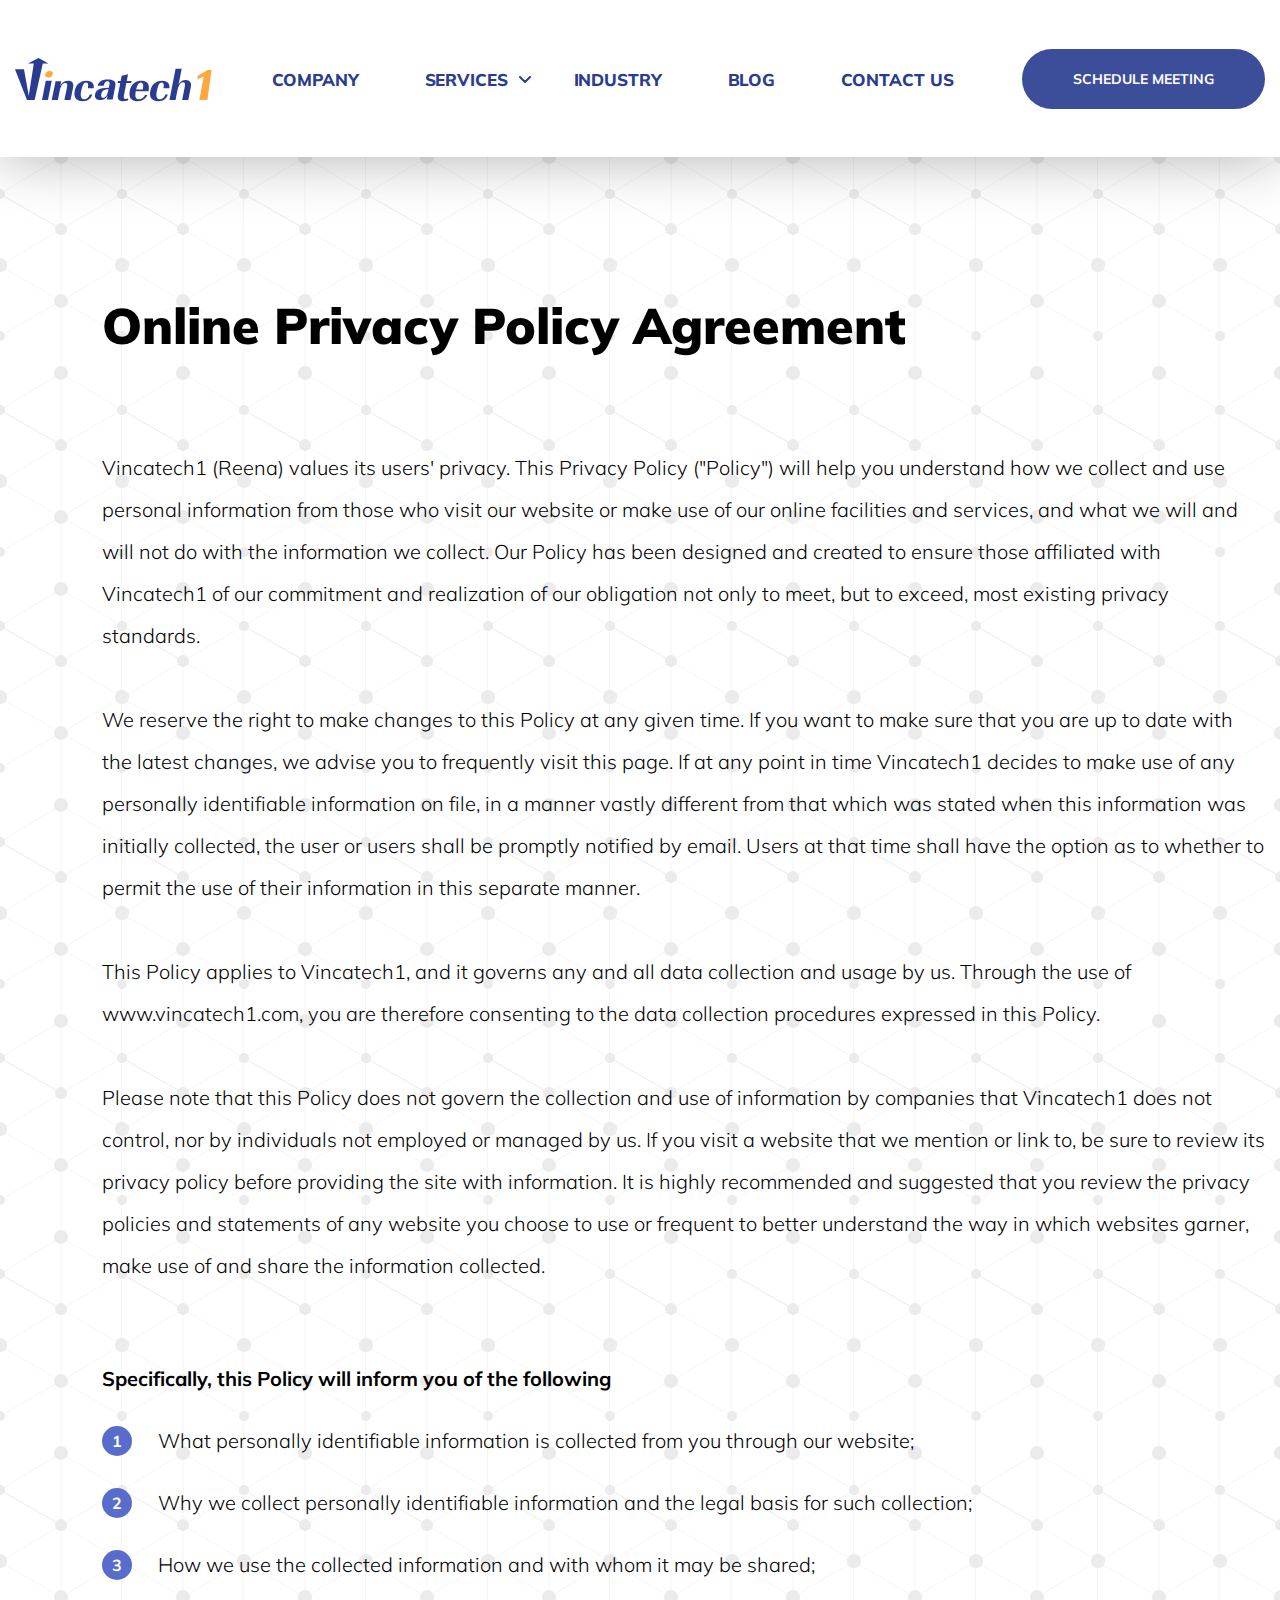
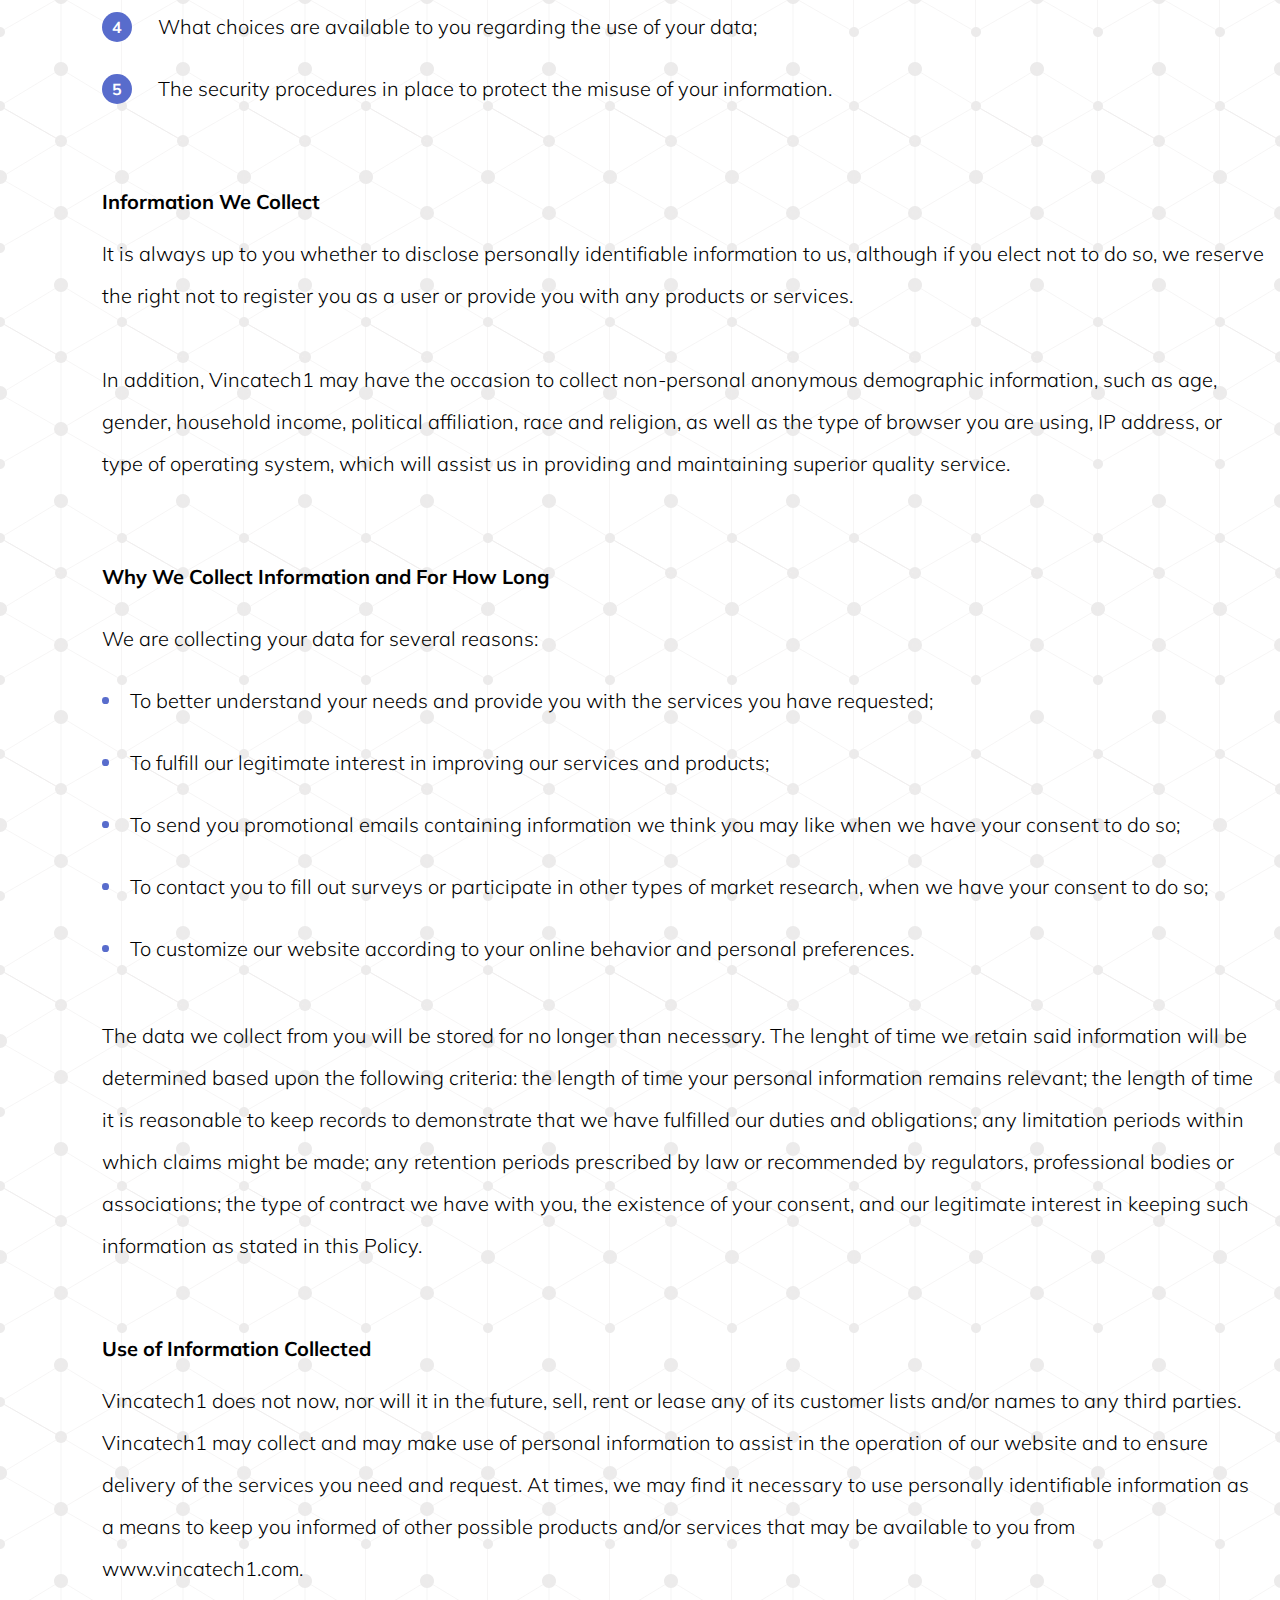
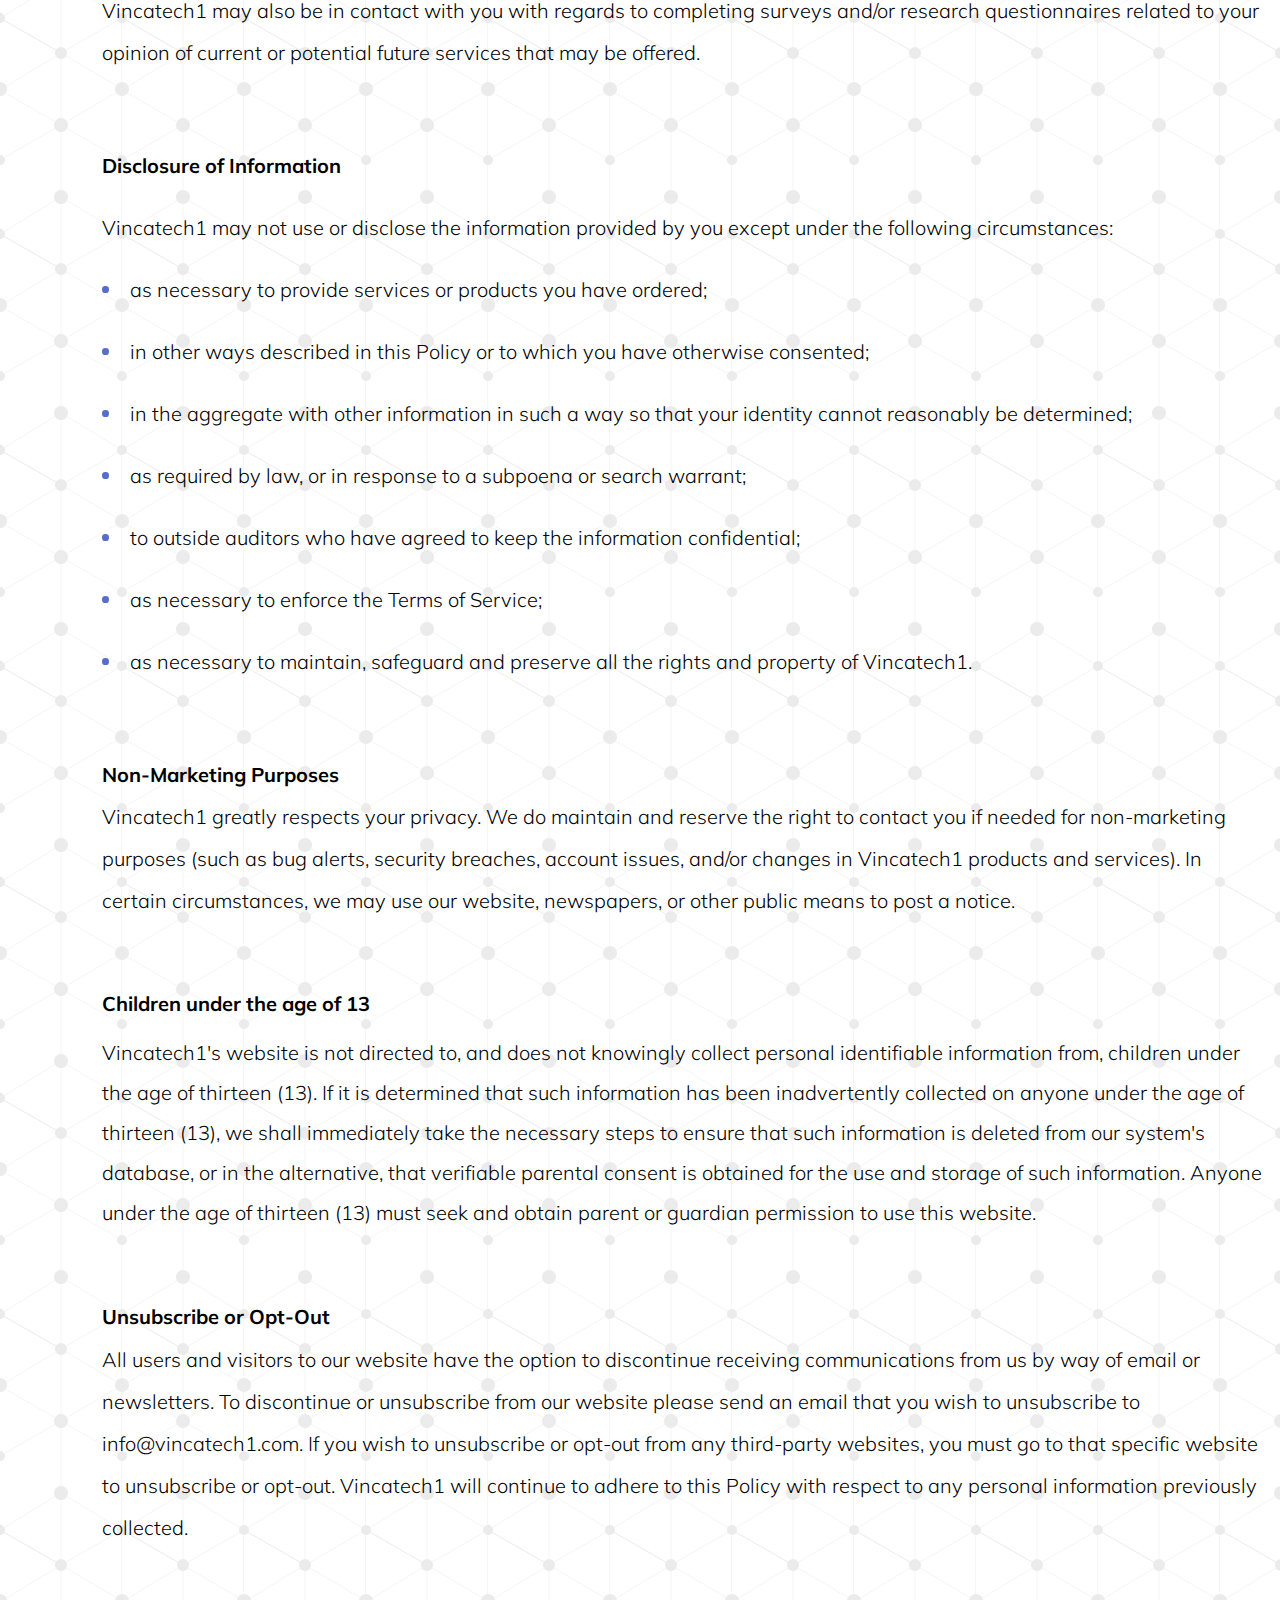
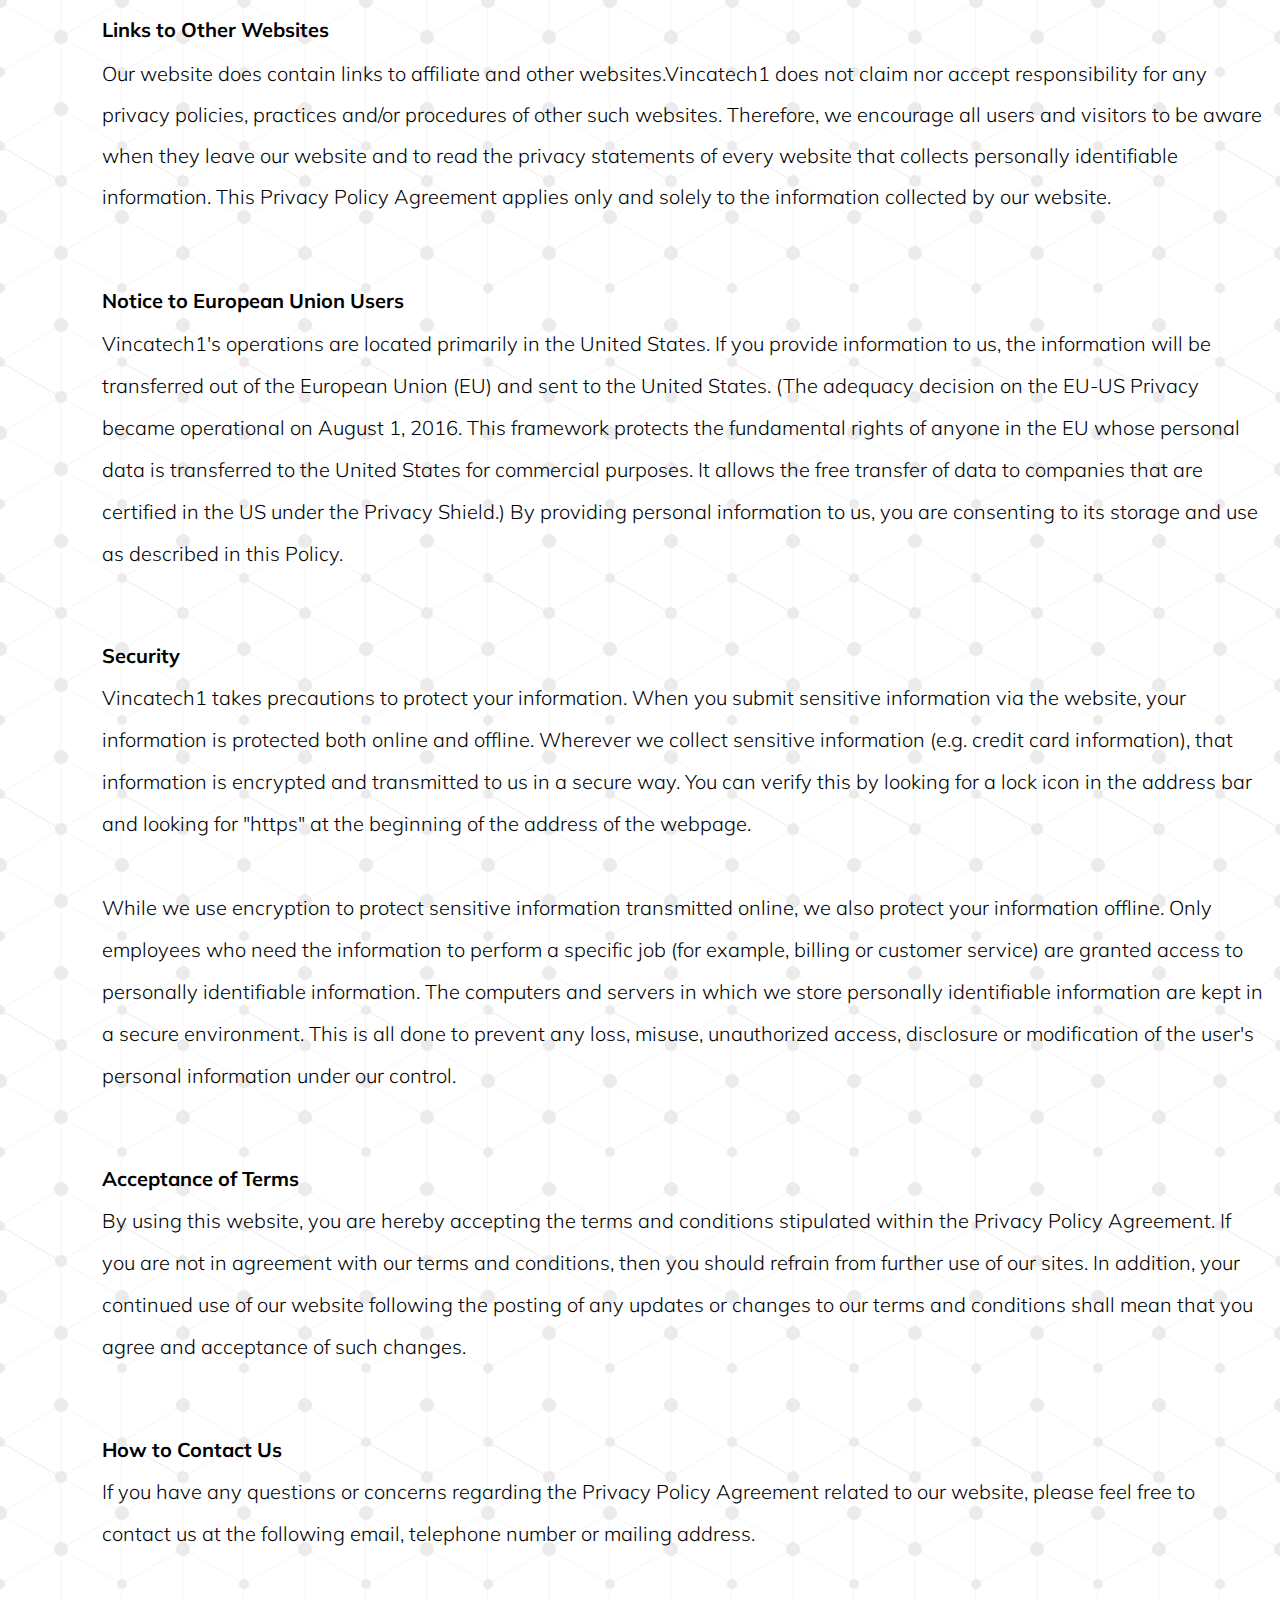
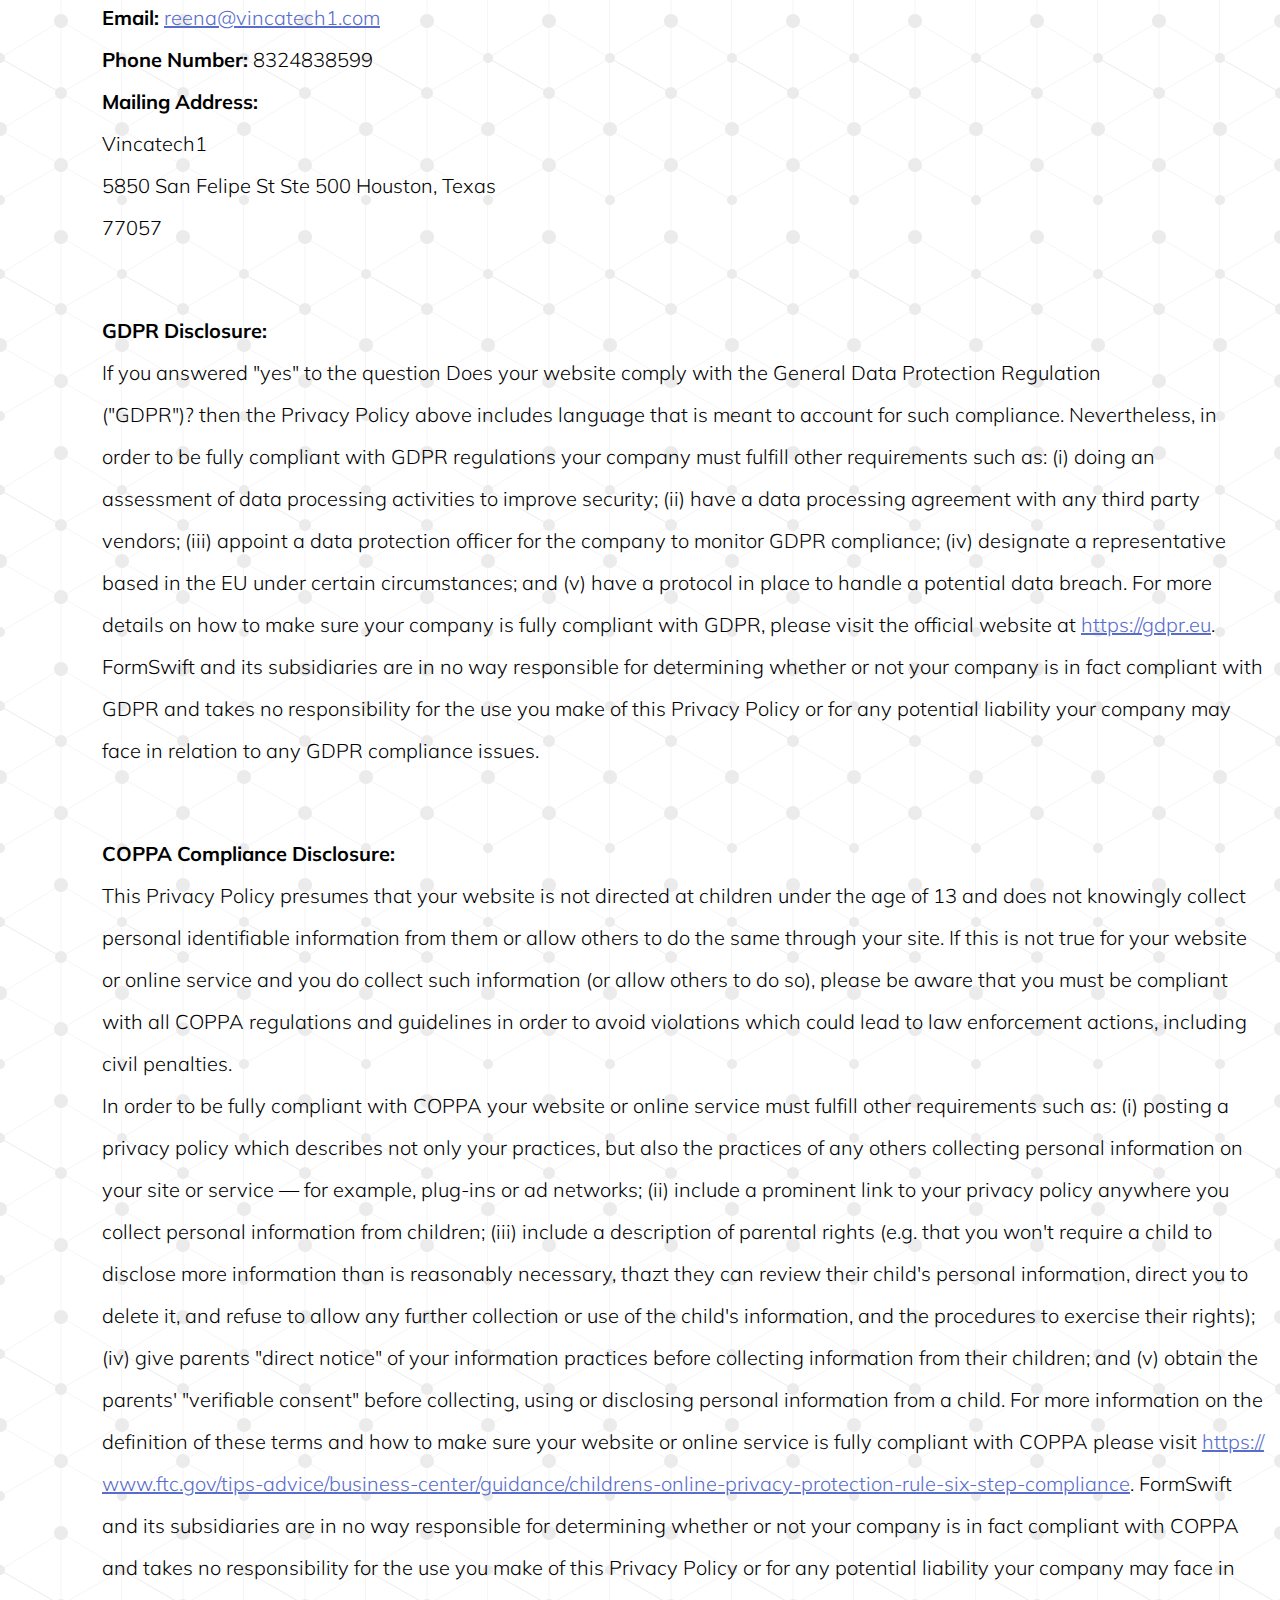
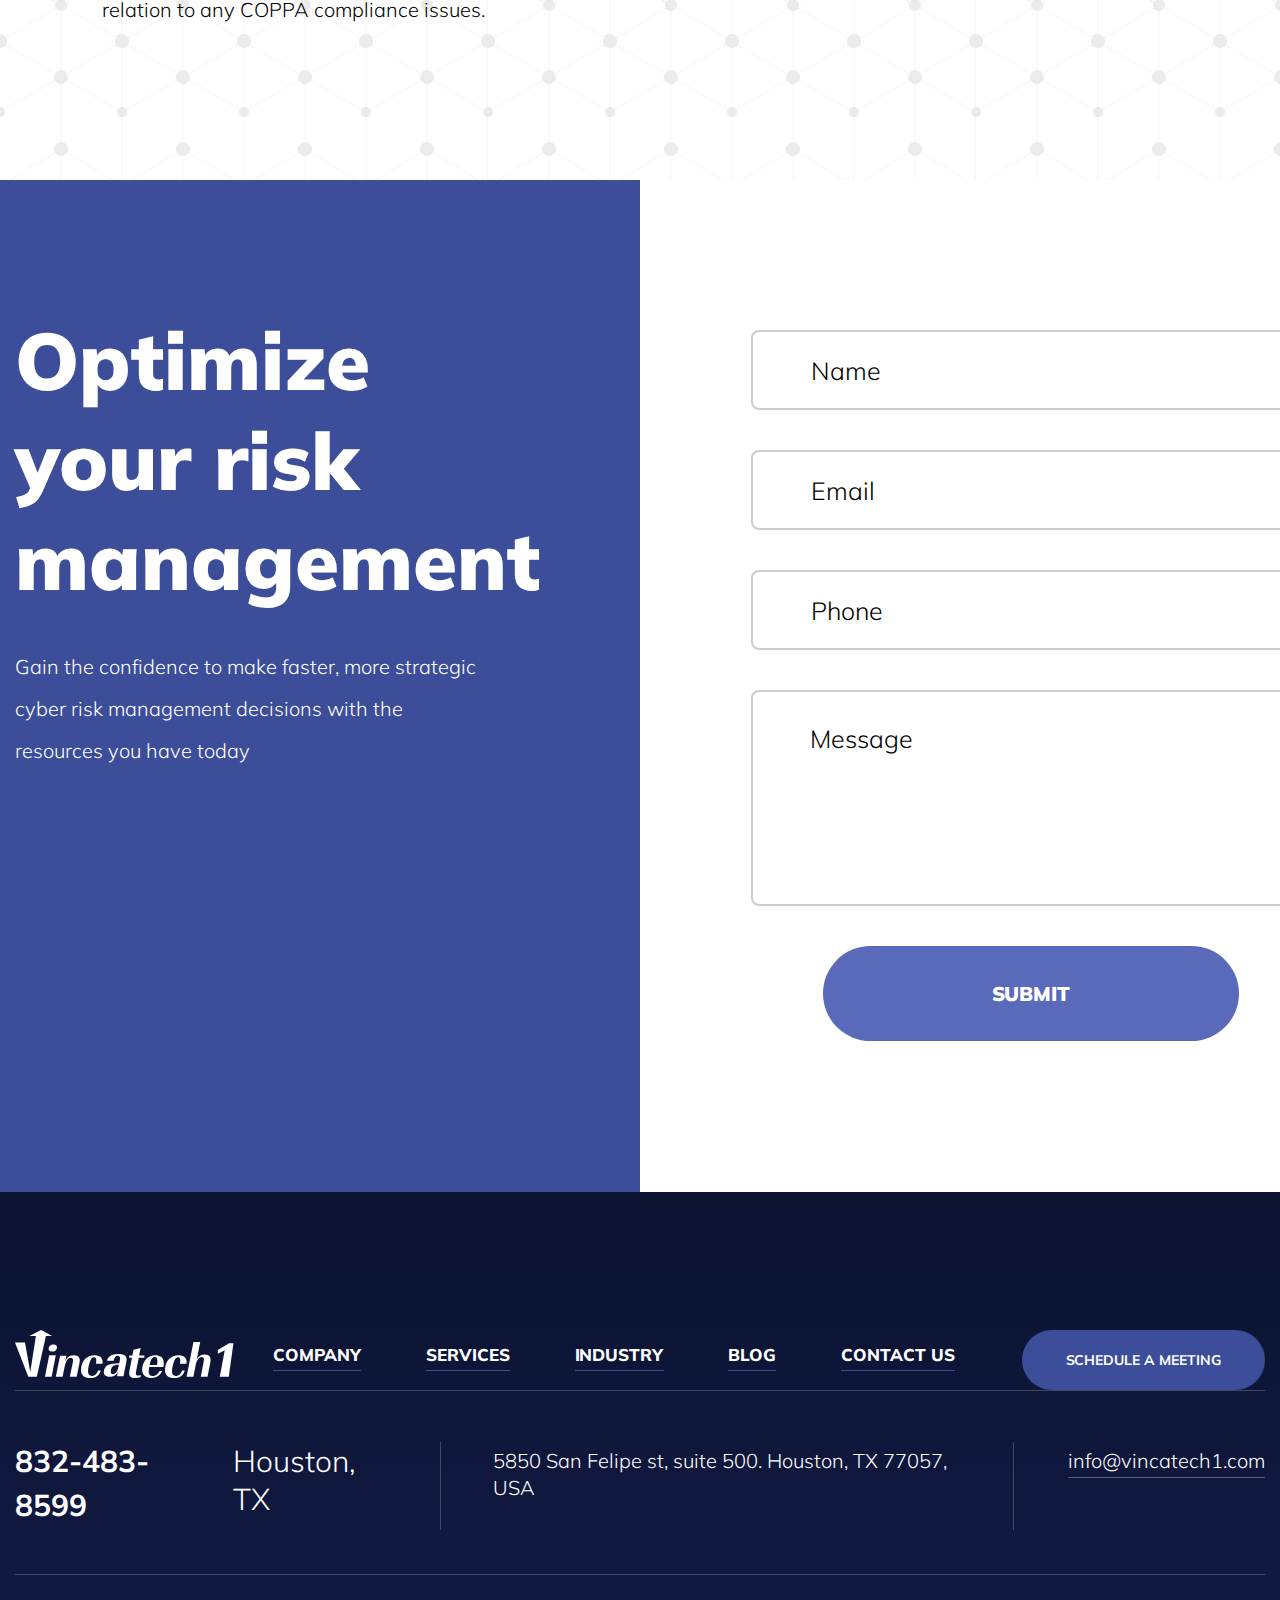
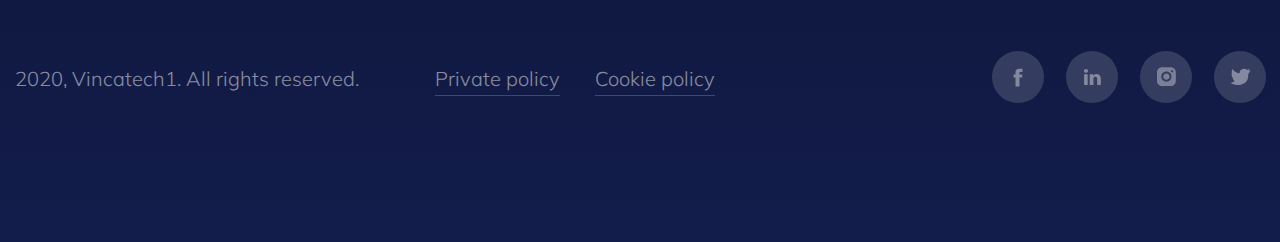
<file: private.html>
<!DOCTYPE html>
<html lang="en-us">
<head>
    <meta charset="UTF-8">
    <meta name="viewport" content="width=device-width, initial-scale=1.0">
    <link rel="stylesheet" href="css/normalize.css">
    <link rel="stylesheet" href="css/style.css">
    <link href="https://fonts.googleapis.com/css2?family=Muli:wght@300;400;700;800;900&display=swap" rel="stylesheet">
    <title>Vincatech1</title>
</head>
<body>
<header class="header">
    <div class="container">
        <div class="header__wrapper">
            <a class="header-logo" href="index.html">
                <img src="img/svg/header-logo.svg" alt="Vincatech1">
            </a>
            <nav class="site-navigation">
                <ul class="header-nav">
                    <li class="header-nav__item">
                        <a class="header-nav__link" href="#!">Company</a>
                    </li>
                    <li class="header-nav__item dropdown-menu">
                        <a class="header-nav__link" href="#!">Services</a>
                        <div class="drop-menu">
                            <ul class="drop-menu__list">
                                <li class="drop-menu__item"><a href="!#" class="drop-menu__link">Managed
                                    IT</a></li>
                                <li class="drop-menu__item"><a href="!#" class="drop-menu__link">Office
                                    365</a></li>
                                <li class="drop-menu__item"><a href="!#" class="drop-menu__link">Cybersecurity</a>
                                </li>
                                <li class="drop-menu__item"><a href="!#" class="drop-menu__link">Cloud-based
                                    Solutions</a></li>
                                <li class="drop-menu__item"><a href="!#" class="drop-menu__link">Backup and
                                    Disaster Recovery</a></li>
                            </ul>
                        </div>
                    </li>
                    <li class="header-nav__item">
                        <a class="header-nav__link" href="#!">Industry</a>
                    </li>
                    <li class="header-nav__item">
                        <a class="header-nav__link" href="#!">Blog</a>
                    </li>
                    <li class="header-nav__item">
                        <a class="header-nav__link" href="#!">Contact us</a>
                    </li>
                </ul>
            </nav>
            <a class="header-btn btn-blue" href="#!">Schedule meeting</a>
        </div>
    </div>
</header>
<main>
    <div class="privacy">
        <div class="container">
            <div class="privacy__wrapper">
                <h1 class="privacy__title">Online Privacy Policy Agreement</h1>
                <p class="privacy__text">Vincatech1 (Reena) values its users' privacy. This Privacy Policy
                    ("Policy")
                    will help you understand
                    how
                    we collect and use personal information from those who visit our website or make use of our
                    online
                    facilities and services, and what we will and will not do with the information we collect. Our
                    Policy
                    has been designed and created to ensure those affiliated with Vincatech1 of our commitment and
                    realization of our obligation not only to meet, but to exceed, most existing privacy
                    standards.<br><br>We
                    reserve the right to make changes to this Policy at any given time. If you want to make sure
                    that
                    you
                    are up to date with the latest changes, we advise you to frequently visit this page. If at any
                    point
                    in
                    time Vincatech1 decides to make use of any personally identifiable information on file, in a
                    manner
                    vastly different from that which was stated when this information was initially collected, the
                    user
                    or
                    users shall be promptly notified by email. Users at that time shall have the option as to
                    whether to
                    permit the use of their information in this separate manner.<br><br>This Policy applies to
                    Vincatech1, and
                    it
                    governs any and all data collection and usage by us. Through the use of www.vincatech1.com, you
                    are
                    therefore consenting to the data collection procedures expressed in this Policy.<br><br>Please
                    note
                    that
                    this
                    Policy does not govern the collection and use of information by companies that Vincatech1 does
                    not
                    control, nor by individuals not employed or managed by us. If you visit a website that we
                    mention or
                    link to, be sure to review its privacy policy before providing the site with information. It is
                    highly
                    recommended and suggested that you review the privacy policies and statements of any website you
                    choose
                    to use or frequent to better understand the way in which websites garner, make use of and share
                    the
                    information collected.</p>
                <div class="privacy-block-2">
                    <p class="privacy__subtitle">Specifically, this Policy will inform you of the following</p>
                    <ol class="privacy__olist">
                        <li class="privacy__olist-item"><span class="privacy__olist-num">1</span>What personally
                            identifiable information is collected from you through our website;
                        </li>
                        <li class="privacy__olist-item"><span class="privacy__olist-num">2</span>Why we collect
                            personally identifiable information and the legal basis for such
                            collection;
                        </li>
                        <li class="privacy__olist-item"><span class="privacy__olist-num">3</span>How we use the
                            collected information and with whom it may be shared;
                        </li>
                        <li class="privacy__olist-item"><span class="privacy__olist-num">4</span>What choices are
                            available to you regarding the use of your data;
                        </li>
                        <li class="privacy__olist-item"><span class="privacy__olist-num">5</span>The security
                            procedures
                            in place to protect the misuse of your information.
                        </li>
                    </ol>
                </div>
                <div class="privacy-block-3">
                    <p class="privacy__subtitle">Information We Collect</p>
                    <p class="privacy-block-3-text">It is always up to you whether to disclose personally
                        identifiable
                        information to us, although if
                        you elect not to do so, we reserve the right not to register you as a user or provide you
                        with
                        any products or services.<br><br>In addition, Vincatech1 may have the occasion to collect
                        non-personal anonymous demographic information, such as age, gender, household income,
                        political
                        affiliation, race and religion, as well as the type of browser you are using, IP address, or
                        type of operating system, which will assist us in providing and maintaining superior quality
                        service.</p>
                </div>
                <div class="privacy-block-4">
                    <p class="privacy__subtitle">Why We Collect Information and For How Long</p>
                    <p class="privacy-block-4-text">We are collecting your data for several reasons:</p>
                    <ul class="privacy__ulist">
                        <li class="privacy__ulist-item"><span class="privacy__ulist-num"></span>To better understand
                            your needs and provide you with the
                            services you have requested;
                        </li>
                        <li class="privacy__ulist-item"><span class="privacy__ulist-num"></span>To fulfill our
                            legitimate interest in improving our services and
                            products;
                        </li>
                        <li class="privacy__ulist-item"><span class="privacy__ulist-num"></span>To send you
                            promotional
                            emails containing information we think
                            you may like when we have your consent to do so;
                        </li>
                        <li class="privacy__ulist-item"><span class="privacy__ulist-num"></span>To contact you to
                            fill
                            out surveys or participate in other types
                            of market research, when we have your consent to do so;
                        </li>
                        <li class="privacy__ulist-item"><span class="privacy__ulist-num"></span>To customize our
                            website
                            according to your online behavior and
                            personal preferences.
                        </li>
                    </ul>
                    <p>The data we collect from you will be stored for no longer than necessary. The lenght of time
                        we
                        retain said information will be determined based upon the following criteria: the length of
                        time
                        your personal information remains relevant; the length of time it is reasonable to keep
                        records
                        to demonstrate that we have fulfilled our duties and obligations; any limitation periods
                        within
                        which claims might be made; any retention periods prescribed by law or recommended by
                        regulators, professional bodies or associations; the type of contract we have with you, the
                        existence of your consent, and our legitimate interest in keeping such information as stated
                        in
                        this Policy.</p>
                </div>
                <div class="privacy-block-5">
                    <p class="privacy__subtitle">Use of Information Collected</p>
                    <p class="privacy-block-5-text">Vincatech1 does not now, nor will it in the future, sell, rent
                        or
                        lease any of its customer lists
                        and/or names to any third parties.<br> Vincatech1 may collect and may make use of personal
                        information to assist in the operation of our website and to ensure delivery of the services
                        you
                        need and request. At times, we may find it necessary to use personally identifiable
                        information
                        as a means to keep you informed of other possible products and/or services that may be
                        available
                        to you from www.vincatech1.com.<br> Vincatech1 may also be in contact with you with regards
                        to
                        completing surveys and/or research questionnaires related to your opinion of current or
                        potential future services that may be offered.</p>
                </div>
                <div class="privacy-block-6">
                    <p class="privacy__subtitle">Disclosure of Information</p>
                    <p class="privacy-block-4-text">Vincatech1 may not use or disclose the information provided by you
                        except under the following circumstances:</p>
                    <ul class="privacy__ulist">
                        <li class="privacy__ulist-item"><span class="privacy__ulist-num"></span>as necessary to provide
                            services or products you have ordered;
                        </li>
                        <li class="privacy__ulist-item"><span class="privacy__ulist-num"></span>in other ways described
                            in this Policy or to which you have
                            otherwise consented;
                        </li>
                        <li class="privacy__ulist-item"><span class="privacy__ulist-num"></span>in the aggregate with
                            other information in such a way so that
                            your identity cannot reasonably be determined;
                        </li>
                        <li class="privacy__ulist-item"><span class="privacy__ulist-num"></span>as required by law, or
                            in response to a subpoena or search
                            warrant;
                        </li>
                        <li class="privacy__ulist-item"><span class="privacy__ulist-num"></span>to outside auditors who
                            have agreed to keep the information
                            confidential;
                        </li>
                        <li class="privacy__ulist-item"><span class="privacy__ulist-num"></span>as necessary to enforce
                            the Terms of Service;
                        </li>
                        <li class="privacy__ulist-item"><span class="privacy__ulist-num"></span>as necessary to
                            maintain, safeguard and preserve all the rights
                            and property of Vincatech1.
                        </li>
                    </ul>
                </div>
                <div class="privacy-block-7">
                    <p class="block-7__subtitle subtitle-1">Non-Marketing Purposes</p>
                    <p class="block-7__text text-1">Vincatech1 greatly respects your privacy. We do maintain and reserve
                        the right to contact you if
                        needed for non-marketing purposes (such as bug alerts, security breaches, account issues, and/or
                        changes in Vincatech1 products and services). In certain circumstances, we may use our website,
                        newspapers, or other public means to post a notice.</p>
                    <p class="privacy__subtitle subtitle-2">Children under the age of 13</p>
                    <p class="block-7__text text-2">Vincatech1's website is not directed to, and does not knowingly
                        collect personal identifiable
                        information from, children under the age of thirteen (13). If it is determined that such
                        information has been inadvertently collected on anyone under the age of thirteen (13), we shall
                        immediately take the necessary steps to ensure that such information is deleted from our
                        system's database, or in the alternative, that verifiable parental consent is obtained for the
                        use and storage of such information. Anyone under the age of thirteen (13) must seek and obtain
                        parent or guardian permission to use this website.</p>
                    <p class="privacy__subtitle subtitle-3">Unsubscribe or Opt-Out</p>
                    <p class="block-7__text text-3">All users and visitors to our website have the option to discontinue
                        receiving communications
                        from us by way of email or newsletters. To discontinue or unsubscribe from our website please
                        send an email that you wish to unsubscribe to info@vincatech1.com. If you wish to unsubscribe or
                        opt-out from any third-party websites, you must go to that specific website to unsubscribe or
                        opt-out. Vincatech1 will continue to adhere to this Policy with respect to any personal
                        information previously collected.</p>
                    <p class="privacy__subtitle subtitle-4">Links to Other Websites</p>
                    <p class="block-7__text text-4">Our website does contain links to affiliate and other
                        websites.Vincatech1 does not claim nor
                        accept responsibility for any privacy policies, practices and/or procedures of other such
                        websites. Therefore, we encourage all users and visitors to be aware when they leave our website
                        and to read the privacy statements of every website that collects personally identifiable
                        information. This Privacy Policy Agreement applies only and solely to the information collected
                        by our website.</p>
                    <p class="privacy__subtitle subtitle-5">Notice to European Union Users</p>
                    <p class="block-7__text text-5">Vincatech1's operations are located primarily in the United States.
                        If you provide information to
                        us, the information will be transferred out of the European Union (EU) and sent to the United
                        States. (The adequacy decision on the EU-US Privacy became operational on August 1, 2016. This
                        framework protects the fundamental rights of anyone in the EU whose personal data is transferred
                        to the United States for commercial purposes. It allows the free transfer of data to companies
                        that are certified in the US under the Privacy Shield.) By providing personal information to us,
                        you are consenting to its storage and use as described in this Policy.</p>
                </div>
                <div class="privacy-block-8">
                    <p class="block-8__subtitle1 privacy__subtitle">Security</p>
                    <p class="block-8__text1">Vincatech1 takes precautions to protect your information. When you submit
                        sensitive information
                        via the website, your information is protected both online and offline. Wherever we collect
                        sensitive information (e.g. credit card information), that information is encrypted and
                        transmitted to us in a secure way. You can verify this by looking for a lock icon in the address
                        bar and looking for "https" at the beginning of the address of the webpage.<br><br>
                        While we use encryption to protect sensitive information transmitted online, we also protect
                        your information offline. Only employees who need the information to perform a specific job (for
                        example, billing or customer service) are granted access to personally identifiable information.
                        The computers and servers in which we store personally identifiable information are kept in a
                        secure environment. This is all done to prevent any loss, misuse, unauthorized access,
                        disclosure or modification of the user's personal information under our control.</p>
                    <p class="block-8__subtitle2 privacy__subtitle">Acceptance of Terms</p>
                    <p class="block-8__text2">By using this website, you are hereby accepting the terms and conditions
                        stipulated within the
                        Privacy Policy Agreement. If you are not in agreement with our terms and conditions, then you
                        should refrain from further use of our sites. In addition, your continued use of our website
                        following the posting of any updates or changes to our terms and conditions shall mean that you
                        agree and acceptance of such changes.</p>
                </div>
                <div class="privacy-block-9">
                    <p class="block-9__subtitle1 privacy__subtitle">How to Contact Us</p>
                    <p class="block-9__text1 block-9-text">If you have any questions or concerns regarding the Privacy
                        Policy Agreement related to our
                        website, please feel free to contact us at the following email, telephone number or mailing
                        address.</p>
                    <p class="block-9__text2 block-9-text"><span>Email:</span> <a href="mailto:reena@vincatech1.com">reena@vincatech1.com</a>
                    </p>
                    <p class="block-9__text3 block-9-text"><span>Phone Number:</span> 8324838599</p>
                    <p class="block-9__subtitle2 privacy__subtitle">Mailing Address:</p>
                    <p class="block-9__text4 block-9-text">Vincatech1<br> 5850 San Felipe St Ste 500 Houston, Texas<br>
                        77057</p>
                </div>
                <div class="privacy-block-10">
                    <p class="block-10__subtitle1 privacy__subtitle">GDPR Disclosure:</p>
                    <p class="block-10__text1 block-10-text">If you answered "yes" to the question Does your website
                        comply with the General Data Protection Regulation<br>
                        ("GDPR")? then the Privacy Policy above includes language that is meant to account for such
                        compliance. Nevertheless, in order to be fully compliant with GDPR regulations your company must
                        fulfill other requirements such as: (i) doing an assessment of data processing activities to
                        improve security; (ii) have a data processing agreement with any third party vendors; (iii)
                        appoint a data protection officer for the company to monitor GDPR compliance; (iv) designate a
                        representative based in the EU under certain circumstances; and (v) have a protocol in place to
                        handle a potential data breach. For more details on how to make sure your company is fully
                        compliant with GDPR, please visit the official website at <a href="https://gdpr.eu"
                                                                                     target="_blank">https://gdpr.eu</a>.
                        FormSwift and its
                        subsidiaries are in no way responsible for determining whether or not your company is in fact
                        compliant with GDPR and takes no responsibility for the use you make of this Privacy Policy or
                        for any potential liability your company may face in relation to any GDPR compliance issues.</p>
                    <p class="block-10__subtitle2 privacy__subtitle">COPPA Compliance Disclosure:</p>
                    <p class="block-10__text2 block-10-text">This Privacy Policy presumes that your website is not
                        directed at children under the age of 13 and does not knowingly collect personal identifiable
                        information from them or allow others to do the same through your site. If this is not true for
                        your website or online service and you do collect such information (or allow others to do so),
                        please be aware that you must be compliant with all COPPA regulations and guidelines in order to
                        avoid violations which could lead to law enforcement actions, including civil penalties.<br>
                        In order to be fully compliant with COPPA your website or online service must fulfill other
                        requirements such as: (i) posting a privacy policy which describes not only your practices, but
                        also the practices of any others collecting personal information on your site or service — for
                        example, plug-ins or ad networks; (ii) include a prominent link to your privacy policy anywhere
                        you collect personal information from children; (iii) include a description of parental rights
                        (e.g. that you won't require a child to disclose more information than is reasonably necessary,
                        thazt they can review their child's personal information, direct you to delete it, and refuse to
                        allow any further collection or use of the child's information, and the procedures to exercise
                        their rights); (iv) give parents "direct notice" of your information practices before collecting
                        information from their children; and (v) obtain the parents' "verifiable consent" before
                        collecting, using or disclosing personal information from a child. For more information on the
                        definition of these terms and how to make sure your website or online service is fully compliant
                        with COPPA please visit <a
                                href="https://www.ftc.gov/tips-advice/business-center/guidance/childrens-online-privacy-protection-rule-six-step-compliance"
                                target="_blank">https://<br>www.ftc.gov/tips-advice/business-center/guidance/childrens-online-privacy-protection-rule-six-step-compliance</a>.
                        FormSwift and its
                        subsidiaries are in no way responsible for determining whether or not your company is in fact
                        compliant with COPPA and takes no responsibility for the use you make of this Privacy Policy or
                        for any potential liability your company may face in relation to any COPPA compliance
                        issues.</p>
                </div>
            </div>
        </div>
    </div>
    <section class="feedback">
        <div class="container">
            <div class="feedback__wrapper">
                <div class="feedback__left">
                    <h2 class="feedback-title">Optimize your risk management</h2>
                    <p class="feedback-subtitle">Gain the confidence to make faster, more strategic cyber risk
                        management
                        decisions with the resources you have today</p>
                </div>
                <div class="feedback__right">
                    <form class="form" action="#" method="post">
                        <input class="form__field" type="text" name="name" placeholder="Name" required
                               onfocus="if (placeholder == 'Name') {placeholder = ''}"
                               onblur="if (placeholder == '') {placeholder = 'Name'}">
                        <input class="form__field" type="email" name="email" placeholder="Email" required
                               onfocus="if (placeholder == 'Email') {placeholder = ''}"
                               onblur="if (placeholder == '') {placeholder = 'Email'}">
                        <input class="form__field" type="tel" name="phone" placeholder="Phone" required
                               onfocus="if (placeholder == 'Phone') {placeholder = ''}"
                               onblur="if (placeholder == '') {placeholder = 'Phone'}">
                        <textarea class="textarea" name="message" placeholder="Message" required
                                  onfocus="if (placeholder == 'Message') {placeholder = ''}"
                                  onblur="if (placeholder == '') {placeholder = 'Message'}"></textarea>
                        <button class="submit-btn btn-blue" type="submit">Submit</button>
                    </form>
                </div>
            </div>
        </div>
    </section>
</main>
<footer class="footer">
    <div class="container">
        <div class="footer__top">
            <a class="footer-logo">
                <img src="img/svg/footer-logo.svg" alt="Vincatech1">
            </a>
            <ul class="footer-nav">
                <li class="footer-nav__item">
                    <a class="footer-nav__link" href="#!">Company</a>
                </li>
                <li class="footer-nav__item">
                    <a class="footer-nav__link" href="#!">Services</a>
                </li>
                <li class="footer-nav__item">
                    <a class="footer-nav__link" href="#!">Industry</a>
                </li>
                <li class="footer-nav__item">
                    <a class="footer-nav__link" href="#!">Blog</a>
                </li>
                <li class="footer-nav__item">
                    <a class="footer-nav__link" href="#!">Contact us</a>
                </li>
            </ul>
            <a class="footer-btn btn-blue" href="#!">Schedule a meeting</a>
        </div>
        <div class="footer__middle">
            <div class="footer__middle-block">
                <div class="footer__middle__phone">
                    <a class="phone-link" href="tel:832-483-8599">832-483-8599</a>
                </div>
                <div class="footer__middle__city">Houston, TX</div>
            </div>
            <div class="footer__middle-block">
                5850 San Felipe st, suite 500. Houston, TX 77057, USA
            </div>
            <div class="footer__middle-block email-block">
                <a class="email-link" href="mailto:info@vincatech1.com">info@vincatech1.com</a>
            </div>
        </div>
        <div class="footer__bottom">
            <div class="footer__copyright">
                <p class="copyright-text">2020, Vincatech1. All rights reserved.</p>
                <a class="policy-link" href="#!">Private policy</a>
                <a class="policy-link" href="#!">Cookie policy</a>
            </div>
            <div class="footer__socials">
                <ul class="social-list">
                    <li class="social-list-item">
                        <a class="social-list-link social-list-link--fb" href="#!"></a>
                    </li>
                    <li class="social-list-item">
                        <a class="social-list-link social-list-link--lkdn" href="#!"></a>
                    </li>
                    <li class="social-list-item">
                        <a class="social-list-link social-list-link--inst" href="#!"></a>
                    </li>
                    <li class="social-list-item">
                        <a class="social-list-link social-list-link--twt" href="#!"></a>
                    </li>
                </ul>
            </div>
        </div>
    </div>
</footer>
<script src="js/main.js"></script>
</body>
</html>
</file>
<file: css/style.css>
html {
    box-sizing: border-box;
}

*, *::before, *::after {
    box-sizing: inherit;
}

h1, h2, h3, h4, h5, h6 {
    margin: 0;
}

body {
    font-family: 'Muli', sans-serif;
    font-style: normal;
    font-weight: 300;
    font-size: 20px;
    line-height: 42px;
    letter-spacing: -0.000430634px;
    color: #000000;
}

img {
    max-width: 100%;
    height: auto;
}

.container {
    max-width: 1516px;
    margin: 0 auto;
    padding: 0 15px;
}

input, textarea {
    -webkit-appearance: none;
    -moz-appearance: none;
    appearance: none;
}

@media screen and (max-width: 1600px) {
    .container {
        max-width: 1370px;
        margin: 0 auto;
    }

}

@media screen and (max-width: 1200px) {

    body {
        font-size: 17px;
        line-height: 34px;
        letter-spacing: -0.000366039px;
    }

    .container {
        max-width: 1048px;
        margin: 0 auto;
    }

}

@media screen and (max-width: 1024px) {
    .container {
        max-width: 874px;
        margin: 0 auto;
    }

}

@media screen and (max-width: 768px) {
    .container {
        max-width: 658px;
        margin: 0 auto;
    }

}

@media screen and (max-width: 600px) {
    .container {
        max-width: 490px;
        margin: 0 auto;
    }

}

@media screen and (max-width: 480px) {
    body {
        font-weight: normal;
        font-size: 16px;
        line-height: 30px;
        letter-spacing: -0.000344507px;
    }

    .container {
        max-width: 372px;
        margin: 0 auto;
    }
}

@media screen and (max-width: 414px) {
    .container {
        max-width: 344px;
        margin: 0 auto;
    }
}

@media screen and (max-width: 375px) {
    .container {
        max-width: 305px;
        margin: 0 auto;
    }
}


/*Header styles*/

.header {
    padding: 49px 0 48px 0;
    box-shadow: 0 2px 59px rgba(0, 0, 0, 0.3);
    position: relative;
}

.header__wrapper {
    width: 100%;
    display: flex;
    justify-content: space-between;
    align-items: center;
}

.header-logo img {
    vertical-align: middle;
}

.site-navigation {
    width: 822px;
}

.header-nav {
    list-style: none;
    margin: 0;
    padding: 0 0 0 139px;
    display: flex;
    justify-content: space-between;
}

.burger-nav {
    display: none;
}

.header-nav__link {
    text-decoration: none;
    font-weight: 800;
    font-size: 17px;
    line-height: 21px;
    letter-spacing: -0.000366039px;
    text-transform: uppercase;
    color: #2A3C90;
    transition: opacity .3s linear;
}

.header-nav__link:hover,
.header-nav__link:focus,
.header-nav__link:active {
    opacity: .7;
}

.dropdown-menu {
    position: relative;
}

.dropdown-menu::before {
    position: absolute;
    padding: 40px 0 0 42px;
    content: "Services";
    font-weight: 800;
    font-size: 17px;
    line-height: 21px;
    letter-spacing: -0.000366039px;
    text-transform: uppercase;
    color: #fff;
    top: -29px;
    left: -42px;
    width: 177px;
    height: 81px;
    background: #586ccc;
    border-radius: 3px 3px 0 0;
    display: none;
    z-index: 150;
    box-shadow: 34px -11px 33px -26px rgba(0, 0, 0, 0.4);
}

.dropdown-menu::after {
    position: absolute;
    content: "";
    top: 15px;
    right: -22px;
    width: 12px;
    height: 12px;
    z-index: 150;
    background: url("../img/svg/header-arrow.svg") center no-repeat;
    cursor: pointer;
}

.drop-menu {
    position: absolute;
    width: 271px;
    left: -42px;
    top: 52px;
    z-index: 100;
    border-radius: 0 3px 3px 3px;
    background: #586ccc;
    display: none;
    box-shadow: 0 5px 31px rgba(0, 0, 0, 0.4);
}

.drop-menu-burger {
    display: none;
}

.dropdown-menu:hover .drop-menu {
    display: block;
}

.dropdown-menu:hover::before {
    cursor: pointer;
    display: block;
}

.dropdown-menu:hover::after {
    background: url("../img/svg/header-arrow-2.svg") center no-repeat;
}

.drop-menu__list {
    padding: 33px 30px 31px 41px;
    list-style: none;
}

.drop-menu__link {
    display: block;
    font-weight: bold;
    font-size: 14px;
    line-height: 48px;
    text-transform: uppercase;
    color: #C4CDF9;
    text-decoration: none;
}

.drop-menu__item:nth-child(4) {
    margin-bottom: 24px;
}

.drop-menu__item:last-child .drop-menu__link:first-line {
    line-height: 0;
}

.drop-menu__link:hover {
    color: #fff;
}

.header-burger {
    display: none;
}

.header-btn {
    width: 243px;
    height: 60px;
}

.btn-blue {
    font-family: Muli, sans-serif;
    font-style: normal;
    font-weight: bold;
    font-size: 14px;
    line-height: 18px;
    letter-spacing: -0.000301444px;
    text-transform: uppercase;
    color: #FFFFFF;
    text-decoration: none;
    background-color: #3C4D9A;
    border-radius: 30px;
    display: flex;
    flex-direction: column;
    justify-content: center;
    align-items: center;
    transition: background-color .3s linear;
}

.btn-blue:hover,
.btn-blue:focus {
    background-color: #586CCC;
}

.mobile-logo {
    display: none;
}

.site-navigation__cross {
    display: none;
}

@media screen and (max-width: 1600px) {
    .header-nav {
        padding-left: 0;
    }

    .site-navigation {
        width: 683px;
        margin-right: 8px;
    }
}

@media screen and (max-width: 1200px) {

    .header {
        padding: 36px 0 37px 0;
    }

    .header-logo {
        width: 131px;
        padding-bottom: 2px;
    }

    .header-btn {
        width: 183px;
        height: 45px;
    }

    .site-navigation {
        width: 523px;
        margin-left: 61px;
    }

    .header-nav__link {
        font-size: 13px;
        line-height: 16px;
    }

    .btn-blue {
        font-size: 12px;
        line-height: 15px;
        letter-spacing: -0.00025838px;
    }

    .dropdown-menu::after {
        top: 12px;
        right: -20px;
    }

    .dropdown-menu::before {
        padding: 25px 0 0 35px;
        top: -15px;
        left: -35px;
        width: 135px;
        height: 62px;
        font-size: 13px;
        line-height: 16px;
    }

    .drop-menu {
        top: 47px;
        left: -35px;
        width: 238px;
    }

    .drop-menu__list {
        padding: 26px 29px 25px 32px;
    }

    .drop-menu__link {
        font-size: 13px;
        line-height: 43px;
        letter-spacing: -0.000279912px;
    }

    .drop-menu__item:nth-child(4) {
        margin-bottom: 22px;
    }

}

@media screen and (max-width: 1024px) {

    .header {
        padding: 29px 0 29px 0;
    }

    .header-btn {
        display: none;
    }

    .site-navigation {
        width: 522px;
        margin: 0 0 0 0;
    }

    .dropdown-menu::after {
        top: 12px;
        right: -17px;
    }

    .dropdown-menu::before {
        padding: 25px 0 0 35px;
        top: -15px;
        left: -35px;
        width: 135px;
        height: 62px;
    }

    .drop-menu {
        top: 47px;
        left: -35px;
        width: 238px;
    }

    .drop-menu__list {
        padding: 26px 29px 25px 32px;
    }

    .drop-menu__link {
        font-size: 13px;
        line-height: 43px;
        letter-spacing: -0.000279912px;
    }

    .drop-menu__item:nth-child(4) {
        margin-bottom: 22px;
    }

}

@media screen and (max-width: 768px) {

    body.lock {
        overflow: hidden;
    }

    .site-navigation {
        position: fixed;
        width: 100%;
        height: 100%;
        top: 0;
        left: 0;
        background: linear-gradient(180deg, #0C1331 0%, #131D4B 100%);
        padding: 107px 71px 0 69px;
        transition: all .5s ease;
        overflow: auto;
        visibility: hidden;
        opacity: 0;
        z-index: 500;
    }

    .header-nav {
        display: none;
    }

    .burger-nav {
        list-style: none;
        margin: 0 0 150px 0;
        padding: 0;
        display: block;
        position: relative;
    }

    .burger-nav__item {
        border-bottom: 1px solid rgba(255, 255, 255, .2);
    }

    .burger-nav__item:nth-child(5) {
        border: none;
    }

    .burger-btn__item {
        display: block;
        position: absolute;
        left: 2px;
        bottom: -81px;
        width: 183px;
        height: 45px;
        border: none;
    }

    .header-nav__link {
        font-size: 17px;
        line-height: 75px;
        letter-spacing: -0.000366039px;
        color: #fff;
    }

    .site-navigation.active {
        visibility: visible;
        opacity: 1;
    }

    .burger-menu {
        position: relative;
    }

    .burger-menu > a {
        line-height: 72px;
    }

    .burger-arrow {
        position: absolute;
        top: 30px;
        right: -2px;
        width: 12px;
        height: 12px;
        background: url(../img/svg/header-arrow-2.svg) center no-repeat;
        cursor: pointer;
    }

    .burger-arrow.arrow-rotate {
        transform: rotate(180deg);
        transition: all .4s ease;
    }

    .drop-menu-burger__list {
        list-style: none;
        padding: 0 0 0 0;
    }

    .drop-menu-burger__item {
        padding-bottom: 24px;
    }

    .drop-menu-burger__item:nth-child(4) {
        margin-bottom: 0;
    }

    .drop-menu__link {
        display: inline-block;
        color: #fff;
        font-weight: normal;
        font-size: 17px;
        line-height: 35px;
        letter-spacing: -0.000366039px;
        opacity: 0.5;
    }

    .drop-menu__link:hover {
        opacity: 1;
    }

    .burger-btn {
        width: 100%;
        height: 100%;
        background-color: #FFFFFF;
        border-radius: 22.5px;
        font-weight: bold;
        font-size: 12px;
        line-height: 15px;
        letter-spacing: -0.00025838px;
        text-transform: uppercase;
        color: #2A3C90;
        text-decoration: none;
        display: flex;
        flex-direction: column;
        justify-content: center;
        align-items: center;
        transition: background-color .3s linear;
    }

    .burger-btn:hover {
        background-color: #3C4D9A;
        color: #fff;
    }

    .header-burger {
        display: block;
        width: 24px;
        height: 20px;
    }

    .header-burger__menu {
        position: relative;
        width: 100%;
        height: 100%;
        z-index: 500;
    }

    .header-burger__menu span {
        background-color: #2A3C90;
        position: absolute;
        width: 100%;
        height: 4px;
        left: 0;
        top: 8px;
        transition: all .4s ease;
    }

    .header-burger__menu::before,
    .header-burger__menu::after {
        content: "";
        background-color: #2A3C90;
        position: absolute;
        width: 100%;
        height: 4px;
        left: 0;
        transition: all .4s ease;
    }

    .header-burger__menu::before {
        top: 0;
    }

    .header-burger__menu::after {
        bottom: 0;
    }

    .header-burger__menu:hover {
        cursor: pointer;
    }

    .header-burger__menu.active span {
        transform: scale(0);
    }

    .header-burger__menu.active::before {
        transform: rotate(45deg);
        top: 8px;
        background-color: #fff;
    }

    .header-burger__menu.active::after {
        transform: rotate(-45deg);
        bottom: 8px;
        background-color: #fff;
    }

}

@media screen and (max-width: 600px) {

    .header {
        position: absolute;
        top: 0;
        width: 100%;
        box-shadow: none;
        padding: 71px 0 29px 0;
        z-index: 400;
    }

    .header__wrapper {
        padding: 1px 0 0 0;
    }

    .header-logo {
        display: none;
    }

    .mobile-logo {
        display: block;
    }

    .header-burger {
        width: 26px;
        height: 18px;
    }

    .header-burger__menu {
        z-index: 450;
    }

    .header-burger__menu span {
        top: 7px;
        background-color: #fff;
        transition: none;
    }

    .header-burger__menu::before,
    .header-burger__menu::after {
        background-color: #fff;
        transition: none;
    }

    .header-burger__menu.active::before {
        top: 9px;
    }

    .header-burger__menu.active::after {
        bottom: 5px;
    }

    .header-burger__menu.header_active span {
        background-color: #2A3C90;
    }

    .header-burger__menu.header_active::before,
    .header-burger__menu.header_active::after {
        background-color: #2A3C90;
    }

    .header-burger__menu.header_active.active::before,
    .header-burger__menu.header_active.active::after {
        background-color: #fff;
    }

    .site-navigation {
        padding: 113px 71px 0 68px;
        transition: none;
    }

    .site-navigation.active .site-navigation__cross {
        display: block;
        position: absolute;
        width: 24px;
        height: 24px;
        top: 83px;
        right: 11.9%;
        cursor: pointer;
    }

    .site-navigation__cross div {
        position: relative;
        width: 100%;
        height: 100%;
    }

    .site-navigation__cross div::before {
        content: "";
        background-color: #fff;
        position: absolute;
        width: 26px;
        height: 4px;
        top: 10px;
        right: -1px;
        transform: rotate(45deg);
    }

    .site-navigation__cross div::after {
        content: "";
        background-color: #fff;
        position: absolute;
        width: 26px;
        height: 4px;
        top: 10px;
        right: -1px;
        transform: rotate(-45deg);
    }

    .burger-btn__item {
        left: 1px;
        bottom: -70px;
    }

    .burger-menu > a {
        line-height: 62px;
    }

    .burger-menu::after {
        top: 24px;
        right: 9px;
    }

    .burger-arrow {
        top: 25px;
    }

    .header-nav__link {
        line-height: 67px;
    }

    .drop-menu-burger {
        padding-bottom: 25px;
    }

    .drop-menu-burger__list {
        display: flex;
        flex-direction: column;
        justify-content: flex-start;
    }

    .drop-menu-burger__item {
        padding-bottom: 0;
    }

    .drop-menu-burger__item:first-child a {
        line-height: 0;
    }

    .drop-menu-burger__item:nth-child(2) a {
        line-height: 68px;
    }

    .drop-menu-burger__item:nth-child(3) a {
        line-height: 30px;
    }

    .drop-menu-burger__item:nth-child(4) a {
        line-height: 64px;
    }

    .drop-menu-burger__item:nth-child(5) a {
        line-height: 36px;
    }

    .drop-menu__link {
        font-size: 16px;
        line-height: 50px;
        letter-spacing: -0.000344507px;
    }

}

@media screen and (max-width: 480px) {

    .header {
        position: absolute;
        top: 0;
        width: 100%;
        box-shadow: none;
        padding: 47px 0 29px 0;
        z-index: 400;
    }

    .header__wrapper {
        padding: 1px 0 0 0;
    }

    .header-logo {
        display: none;
    }

    .mobile-logo {
        display: block;
    }

    .header-burger {
        width: 26px;
        height: 18px;
    }

    .header-burger__menu {
        z-index: 450;
    }

    .header-burger__menu span {
        top: 7px;
        background-color: #fff;
        transition: none;
    }

    .header-burger__menu::before,
    .header-burger__menu::after {
        background-color: #fff;
        transition: none;
    }

    .header-burger__menu.active::before {
        top: 9px;
    }

    .header-burger__menu.active::after {
        bottom: 5px;
    }

    .header-burger__menu.header_active span {
        background-color: #2A3C90;
    }

    .header-burger__menu.header_active::before,
    .header-burger__menu.header_active::after {
        background-color: #2A3C90;
    }

    .header-burger__menu.header_active.active::before,
    .header-burger__menu.header_active.active::after {
        background-color: #fff;
    }

    .site-navigation {
        padding: 113px 59px 0 68px;
        transition: none;
    }

    .site-navigation.active .site-navigation__cross {
        display: block;
        position: absolute;
        width: 24px;
        height: 24px;
        top: 57px;
        right: 14.5%;
    }

    .site-navigation__cross div {
        position: relative;
        width: 100%;
        height: 100%;
    }

    .site-navigation__cross div::before {
        content: "";
        background-color: #fff;
        position: absolute;
        width: 26px;
        height: 4px;
        top: 10px;
        right: -1px;
        transform: rotate(45deg);
    }

    .site-navigation__cross div::after {
        content: "";
        background-color: #fff;
        position: absolute;
        width: 26px;
        height: 4px;
        top: 10px;
        right: -1px;
        transform: rotate(-45deg);
    }

    .burger-btn__item {
        left: 1px;
        bottom: -70px;
    }

    .burger-menu > a {
        line-height: 62px;
    }

    .burger-menu::after {
        top: 24px;
        right: 9px;
    }

    .header-nav__link {
        line-height: 67px;
    }

    .drop-menu-burger {
        padding-bottom: 25px;
    }

    .drop-menu-burger__list {
        display: flex;
        flex-direction: column;
        justify-content: flex-start;
    }

    .drop-menu-burger__item {
        padding-bottom: 0;
    }

    .drop-menu-burger__item:first-child a {
        line-height: 0;
    }

    .drop-menu-burger__item:nth-child(2) a {
        line-height: 68px;
    }

    .drop-menu-burger__item:nth-child(3) a {
        line-height: 30px;
    }

    .drop-menu-burger__item:nth-child(4) a {
        line-height: 64px;
    }

    .drop-menu-burger__item:nth-child(5) a {
        line-height: 36px;
    }

    .drop-menu__link {
        font-size: 16px;
        line-height: 50px;
        letter-spacing: -0.000344507px;
    }

}

@media screen and (max-width: 414px) {

    .site-navigation {
        padding: 112px 40px 0 50px;
    }

    .site-navigation.active .site-navigation__cross {
        right: 12.3%;
    }

}

@media screen and (max-width: 375px) {

    .header {
        position: absolute;
        top: 0;
        width: 100%;
        box-shadow: none;
        padding: 47px 0 29px 0;
        z-index: 400;
    }

    .header__wrapper {
        padding: 1px 0 0 0;
    }

    .header-logo {
        display: none;
    }

    .mobile-logo {
        display: block;
    }

    .header-burger {
        width: 26px;
        height: 18px;
    }

    .header-burger__menu {
        z-index: 450;
    }

    .header-burger__menu span {
        top: 7px;
        background-color: #fff;
        transition: none;
    }

    .header-burger__menu::before,
    .header-burger__menu::after {
        background-color: #fff;
        transition: none;
    }

    .header-burger__menu.active::before {
        top: 9px;
    }

    .header-burger__menu.active::after {
        bottom: 5px;
    }

    .header-burger__menu.header_active span {
        background-color: #2A3C90;
    }

    .header-burger__menu.header_active::before,
    .header-burger__menu.header_active::after {
        background-color: #2A3C90;
    }

    .header-burger__menu.header_active.active::before,
    .header-burger__menu.header_active.active::after {
        background-color: #fff;
    }

    .site-navigation {
        padding: 78px 40px 0 50px;
        transition: none;
    }

    .site-navigation.active .site-navigation__cross {
        display: block;
        position: absolute;
        width: 24px;
        height: 24px;
        top: 57px;
        right: 13.5%;
    }

    .site-navigation__cross div {
        position: relative;
        width: 100%;
        height: 100%;
    }

    .site-navigation__cross div::before {
        content: "";
        background-color: #fff;
        position: absolute;
        width: 26px;
        height: 4px;
        top: 10px;
        right: -1px;
        transform: rotate(45deg);
    }

    .site-navigation__cross div::after {
        content: "";
        background-color: #fff;
        position: absolute;
        width: 26px;
        height: 4px;
        top: 10px;
        right: -1px;
        transform: rotate(-45deg);
    }

    .burger-btn__item {
        left: 1px;
        bottom: -70px;
    }

    .burger-menu > a {
        line-height: 62px;
    }

    .burger-menu::after {
        top: 24px;
        right: 9px;
    }

    .header-nav__link {
        line-height: 67px;
    }

    .drop-menu-burger {
        padding-bottom: 25px;
    }

    .drop-menu-burger__list {
        display: flex;
        flex-direction: column;
        justify-content: flex-start;
    }

    .drop-menu-burger__item {
        padding-bottom: 0;
    }

    .drop-menu-burger__item:first-child a {
        line-height: 0;
    }

    .drop-menu-burger__item:nth-child(2) a {
        line-height: 68px;
    }

    .drop-menu-burger__item:nth-child(3) a {
        line-height: 30px;
    }

    .drop-menu-burger__item:nth-child(4) a {
        line-height: 64px;
    }

    .drop-menu-burger__item:nth-child(5) a {
        line-height: 36px;
    }

    .drop-menu__link {
        font-size: 16px;
        line-height: 50px;
        letter-spacing: -0.000344507px;
    }

}

@media screen and (max-width: 320px) {

    .site-navigation.active .site-navigation__cross {
        right: 7.5%;
    }

}

/*Header styles end*/

/*Pop-up styles*/

.popup,
.popup-2,
.popup-video {
    position: fixed;
    width: 100%;
    height: 100vh;
    top: 0;
    left: 0;
    overflow: auto;
    background-color: rgba(0, 0, 0, 0.8);
    display: flex;
    justify-content: center;
    opacity: 0;
    visibility: hidden;
    z-index: 1000;
    padding: 30px 0;
}

.popup__body {
    width: 758px;
    height: 1192px;
    border-radius: 8px;
    background: url(../img/popup-bg.jpg) center no-repeat;
    background-size: cover;
    position: relative;
}

.popup-video__body {
    width: 640px;
    height: 100%;
    position: relative;
    margin: auto auto;
}

.popup-close {
    position: absolute;
    content: "";
    width: 69px;
    height: 69px;
    top: 0;
    right: 0;
    background-color: #fff;
    border-radius: 0 8px 0 0;
}

.popup-video__close {
    position: absolute;
    content: "";
    width: 50px;
    height: 50px;
    top: 56px;
    right: 0;
}

.popup-close:hover {
    cursor: pointer;
}

.popup-video__close:hover {
    cursor: pointer;
}

.popup-close__block {
    position: relative;
}

.popup-video__close-block {
    position: relative;
}

.popup-close__block::before {
    position: absolute;
    content: "";
    width: 33px;
    height: 1.4px;
    top: 34px;
    right: 18px;
    transform: rotate(45deg);
    background-color: #333F7D;
}

.popup-close__block::after {
    position: absolute;
    content: "";
    width: 33px;
    height: 1.4px;
    top: 34px;
    right: 18px;
    transform: rotate(-45deg);
    background-color: #333F7D;
}

.popup-video__close-block::before {
    position: absolute;
    content: "";
    width: 50px;
    height: 2px;
    top: 23px;
    right: -2px;
    transform: rotate(45deg);
    background-color: #fff;
}

.popup-video__close-block::after {
    position: absolute;
    content: "";
    width: 50px;
    height: 2px;
    top: 23px;
    right: -2px;
    transform: rotate(-45deg);
    background-color: #fff;
}

.popup__wrapper {
    max-width: 558px;
    margin: 0 auto;
    padding: 83px 0 0 0;
}

.popup-video__wrapper {
    max-width: 640px;
    margin: 0 auto;
    padding: 200px 0 0 0;
}

.popup__title {
    font-weight: 900;
    font-size: 50px;
    line-height: 63px;
    letter-spacing: -0.000695639px;
    color: #FFFFFF;
    text-align: center;
    margin-bottom: 22px;
}

.popup__subtitle {
    max-width: 500px;
    margin: 0 auto 50px auto;
    font-weight: 300;
    font-size: 20px;
    line-height: 32px;
    text-align: center;
    letter-spacing: -0.000430634px;
    color: #FFFFFF;
    opacity: 0.6;
}

.popup.open,
.popup-2.open,
.popup-video.open {
    opacity: 1;
    visibility: visible;
}

.popup-confirmation {
    width: 100%;
    height: 100%;
    padding-top: 160px;
    display: none;
}

.popup-confirmation__message {
    font-weight: normal;
    font-size: 20px;
    line-height: 41px;
    letter-spacing: -0.000430634px;
    color: #fff;
    max-width: 416px;
    text-align: center;
    margin: 90px auto 0 auto;
}

.popup-confirmation.submitted {
    display: block;
}

.popup__form.submitted {
    display: none;
}


@media screen and (max-width: 1200px) {

    .popup__body {
        width: 626px;
        height: 967px;
    }

    .popup__wrapper {
        padding: 83px 0 0 0;
    }

    .popup__title {
        font-size: 40px;
        line-height: 50px;
        letter-spacing: -0.000556511px;
        margin-bottom: 20px;
    }

    .popup__subtitle {
        max-width: 400px;
        font-size: 17px;
        line-height: 34px;
        letter-spacing: -0.000366039px;
        margin: 0 auto 39px auto;
    }

    .popup__subtitle br {
        display: none;
    }

    .popup__form {
        padding-left: 62px;
    }

    .popup-confirmation__message {
        font-size: 16px;
        line-height: 35px;
        letter-spacing: -0.000344507px;
        max-width: 340px;
        margin: 30px auto 0 auto;
    }
}

@media screen and (max-width: 600px) {

    .popup__body {
        width: 342px;
        height: 1026px;
        margin-bottom: 30px;
    }

    .popup__wrapper {
        padding: 89px 0 0 0;
    }

    .popup__title {
        font-weight: 900;
        font-size: 25px;
        line-height: 31px;
        letter-spacing: -0.000347819px;
        margin-bottom: 14px;
    }

    .popup__subtitle {
        font-weight: normal;
        font-size: 16px;
        line-height: 30px;
        letter-spacing: -0.000344507px;
        max-width: 275px;
        margin: 0 auto 36px auto;
    }

    .popup__subtitle br:last-child {
        display: inline;
    }

    .popup__form {
        padding-left: 33px;
    }

    .popup-close {
        width: 57px;
        height: 57px;
    }

    .popup-close__block::before {
        width: 27px;
        height: 1px;
        top: 28px;
        right: 15px;
    }

    .popup-close__block::after {
        width: 27px;
        height: 1px;
        top: 28px;
        right: 15px;
    }

    .popup-confirmation__message {
        max-width: 275px;
    }

}

@media screen and (max-width: 320px) {

    .popup__form {
        padding-left: 19px;
    }

}

/*Pop-up styles end*/

/*Main page styles*/

/*Intro*/

.intro {
    padding-top: 243px;
    height: 1113px;
    background: url(../img/main-page-intro.jpg) center no-repeat;
    background-size: cover;
    position: relative;
}

.intro__wrapper {
    max-width: 750px;
}

.intro__title {
    font-family: Muli, sans-serif;
    font-style: normal;
    font-weight: 900;
    font-size: 80px;
    line-height: 100px;
    letter-spacing: -0.4px;
    color: #FFFFFF;
    margin-bottom: 39px;
}

.intro__subtitle {
    margin: 0 0 153px 0;
    color: #FFFFFF;
    max-width: 484px;
}

.intro-btn {
    border: 2px solid #4D5EAA;
    border-radius: 38px;
    width: 271px;
    height: 76px;
}

.intro-btn:hover {
    border: 0;
}

.intro__arrow {
    position: absolute;
    left: 50%;
    transform: translateX(-50%);
    bottom: 105px;
    width: 40px;
    height: 22px;
}

.intro__arrow-block {
    position: relative;
    top: 0;
    left: 0;
    width: 100%;
    height: 100%;
    transition: all .2s ease;
}

.intro__arrow:hover .intro__arrow-block {
    transform: translateY(10px);
}

.intro__arrow-block::before {
    position: absolute;
    content: "";
    top: 10px;
    left: -4px;
    width: 28px;
    height: 2px;
    background-color: #fff;
    transform: rotate(45deg);
}

.intro__arrow-block::after {
    position: absolute;
    content: "";
    top: 10px;
    left: 16px;
    width: 28px;
    height: 2px;
    background-color: #fff;
    transform: rotate(-45deg);
}


/*Intro end*/

/*About styles*/

.about {
    padding-top: 158px;
    padding-bottom: 170px;
    background-image: url(../img/svg/main-page-about.svg);
}

.about__wrapper {
    display: flex;
    margin-bottom: 163px;
}

.about__block {
    width: 50%;
}

.about__block:first-child {
    padding-top: 121px;
}

.about__block:last-child {
    padding-left: 140px;
}

.section-title {
    font-weight: 900;
    font-size: 70px;
    line-height: 88px;
    letter-spacing: -0.00150722px;
    color: #000000;
}

.about__title {
    margin-bottom: 57px;
}

.about__subtitle {
    max-width: 466px;
    margin: 0;
    padding-left: 2px;
}

.about__columns {
    display: flex;
    justify-content: space-between;
}

.about__columns-item {
    max-width: 385px;
}

.about__columns-img {
    margin-bottom: 75px;
    height: 90px;
}

.about__columns-title {
    font-weight: 900;
    font-size: 30px;
    line-height: 38px;
    letter-spacing: -0.00064595px;
    text-transform: uppercase;
    color: #000000;
    margin-bottom: 43px;
}

.about__columns-text {
    font-weight: 300;
    font-size: 20px;
    line-height: 42px;
    letter-spacing: -0.000430634px;
    color: #000000;
    margin: 0;
}

.about-slider {
    display: none;
}

/*About styles end*/

/*Testimonials styles*/

.testimonials {
    padding: 166px 0 215px 0;
    background: url(../img/main-page-testimonials.jpg) no-repeat;
    background-position: 0 -149px;
    background-size: cover;
}

.testimonials__title {
    text-align: center;
    margin-bottom: 60px;
}

.slider {
    max-width: 1018px;
    margin: 0 auto 166px auto;
}

.slider-2 {
    max-width: 1018px;
    margin: 0 auto 136px auto;
}

.slider__item {
    outline: none;
    z-index: 100 !important;
}

.slick-list {
    overflow: hidden;
}

.slick-track {
    display: flex;
}

.slider__text {
    font-weight: 300;
    font-size: 20px;
    line-height: 42px;
    text-align: center;
    letter-spacing: -0.000430634px;
    color: #000000;
    margin: 0 0 31px 0;
}

.slider__subtitle {
    font-weight: bold;
    font-size: 20px;
    line-height: 25px;
    text-align: center;
    letter-spacing: -0.000430634px;
    color: #000000;
    margin: 0 0 44px 0;
}

.slider-buttons {
    display: flex;
    margin: 0;
    padding: 0;
    list-style: none;
    justify-content: center;
}

.slider-buttons button {
    font-size: 0;
    width: 7px;
    height: 7px;
    background-color: #3C4D9A;
    opacity: 0.2;
    border-radius: 50%;
    border: none;
    outline: none;
    padding: 0;
    margin-right: 8px;
}

li.slick-active button {
    width: 12px;
    height: 12px;
    opacity: 0.5;
}

.partners {
    position: relative;
    max-width: 1465px;
    height: 80px;
    margin: 0 auto;
    opacity: 0.2;
    display: flex;
    justify-content: space-between;
    align-items: center;
}

.partners img:last-child {
    align-self: flex-start;
}

/*Testimonials styles end*/

/*Feedback*/

.feedback {
    background: linear-gradient(to right, #3C4D9A 50%, #fff 50%);
    height: 1012px;
}

.feedback__wrapper {
    display: flex;
}

.feedback__left {
    width: 50%;
    padding: 130px 188px 0 0;
}

.feedback-title {
    font-weight: 900;
    font-size: 80px;
    line-height: 100px;
    letter-spacing: -0.00172253px;
    color: #FFFFFF;
    margin-bottom: 36px;
}

.feedback-subtitle {
    margin: 0;
    font-weight: 300;
    font-size: 20px;
    line-height: 42px;
    letter-spacing: -0.000430634px;
    color: #FFFFFF;
    max-width: 461px;
}

.feedback__right {
    width: 50%;
    padding: 150px 0 0 102px;
}

.form {
    display: flex;
    flex-direction: column;
    position: relative;
}

.form__field {
    width: 641px;
    height: 80px;
    outline: none;
    border: 2px solid #CCCCCC;
    border-radius: 8px;
    margin-bottom: 40px;
    padding: 26px 58px 22px 58px;
}

.popup__field {
    width: 558px;
    border: none;
    margin-bottom: 25px;
}

.form__field:focus {
    border-color: #596ABA;
}

.form__field::placeholder {
    font-family: Muli, sans-serif;
    font-style: normal;
    font-weight: 300;
    font-size: 25px;
    line-height: 20px;
    letter-spacing: -0.000347819px;
    color: #000000;
    overflow: visible;
}

.textarea {
    width: 641px;
    height: 216px;
    max-height: 350px;
    border: 2px solid #CCCCCC;
    border-radius: 8px;
    padding: 37px 57px;
    outline: none;
    resize: vertical;
}

.popup__area {
    width: 558px;
    border: none;
    max-height: 290px;
}

.textarea::placeholder {
    font-family: Muli, sans-serif;
    font-style: normal;
    font-weight: 300;
    font-size: 25px;
    line-height: 20px;
    letter-spacing: -0.000347819px;
    color: #000000;
}

.textarea:focus {
    border-color: #596ABA;
}

.submit-btn {
    width: 416px;
    height: 95px;
    position: absolute;
    bottom: -135px;
    left: 113px;
    border-radius: 56.5px;
    background-color: #596ABA;
    border: 0;
    font-weight: 900;
    font-size: 20px;
    line-height: 25px;
    letter-spacing: -0.000430634px;
}

.submit-btn:hover,
.submit-btn:focus {
    cursor: pointer;
    background-color: #3C4D9A;
}

.popup-submit {
    bottom: -117px;
    left: 71px;
    background-color: #596ABA;;
}

.feedback-confirmation {
    width: 100%;
    height: 100%;
    padding-top: 160px;
    display: none;
}

.feedback-confirmation__message {
    font-weight: normal;
    font-size: 20px;
    line-height: 41px;
    letter-spacing: -0.000430634px;
    max-width: 416px;
    text-align: center;
    margin: 134px auto 0 113px;
}

.feedback-confirmation.submitted {
    display: block;
}

.feedback-form.submitted {
    display: none;
}

@media screen and (max-width: 1600px) {

    .feedback__left {
        padding-right: 140px;
    }

    .feedback__right {
        padding-left: 111px;
    }

    .form__field {
        width: 559px;
    }

    .textarea {
        width: 559px;
    }

    .submit-btn {
        left: 72px;
    }

    .popup__field {
        width: 558px;
    }

    .popup__area {
        width: 558px;
    }

    .popup-submit {
        left: 71px;
    }

    .feedback-confirmation__message {
        margin: 134px auto 0 72px;
    }

}

@media screen and (max-width: 1200px) {

    .feedback {
        height: 785px;
    }

    .feedback-title {
        font-size: 50px;
        line-height: 63px;
        letter-spacing: -0.00107658px;
        margin-right: 42px;
        margin-bottom: 27px;
    }

    .feedback-subtitle {
        font-size: 17px;
        line-height: 34px;
        letter-spacing: -0.000366039px;
    }

    .feedback__left {
        padding: 109px 121px 0 0;
    }

    .feedback__right {
        padding: 124px 0 0 73px;
    }

    .form__field {
        width: 434px;
        height: 56px;
        margin-bottom: 27px;
        padding: 15px 20px 14px 20px;
    }

    .popup__field {
        margin-bottom: 17px;
        padding: 15px 20px 14px 33px;
    }

    .textarea {
        width: 434px;
        height: 207px;
        max-height: 315px;
        padding: 24px 20px;
    }

    .popup__area {
        padding: 24px 33px;
        max-height: 280px;
    }

    .form__field::placeholder {
        font-size: 17px;
        line-height: 21px;
        letter-spacing: -0.000236517px;
    }


    .textarea::placeholder {
        font-size: 17px;
        line-height: 21px;
        letter-spacing: -0.000236517px;
    }

    .submit-btn {
        width: 250px;
        height: 57px;
        left: 92px;
        bottom: -85px;
        font-size: 12px;
        line-height: 15px;
        letter-spacing: -0.00025838px;
    }

    .popup-submit {
        left: 154px;
        bottom: -66px;
    }

    .feedback-confirmation__message {
        font-weight: normal;
        font-size: 16px;
        line-height: 33px;
        letter-spacing: -0.000344507px;
        max-width: 340px;
        margin: 62px auto 0 47px;
    }

}

@media screen and (max-width: 1024px) {

    .feedback__left {
        padding: 109px 93px 0 0;
    }

    .feedback__right {
        padding: 124px 0 0 62px;
    }

    .form__field {
        width: 360px;
        padding: 15px 38px;
    }

    .textarea {
        width: 360px;
        padding: 24px 38px;
    }

    .submit-btn {
        left: 56px;
    }

    .popup__field {
        width: 434px;
        padding: 15px 20px 14px 33px;
    }

    .popup__area {
        width: 434px;
        padding: 24px 33px;
    }

    .popup-submit {
        left: 154px;
    }

    .feedback-confirmation__message {
        margin: 62px auto 0 11px;
    }

}

@media screen and (max-width: 768px) {

    .feedback {
        height: 1074px;
        background: #3C4D9A;
    }

    .feedback__wrapper {
        display: block;
    }

    .feedback__left {
        width: 100%;
        padding: 83px 0 0 0;
    }

    .feedback-title {
        margin-right: 0;
        text-align: center;
    }

    .feedback-subtitle {
        max-width: 100%;
        text-align: center;
    }

    .feedback__right {
        width: 100%;
        padding: 67px 0 0 0;
    }

    .form__field {
        width: 100%;
        height: 65px;
        border: none;
        margin-bottom: 30px;
    }

    .popup__field {
        width: 434px;
        height: 56px;
        margin-bottom: 17px;
    }

    .textarea {
        width: 100%;
        height: 206px;
        max-height: 290px;
        border: none;
    }

    .popup__area {
        width: 434px;
        max-height: 280px;
    }

    .submit-btn {
        width: 312px;
        height: 71px;
        left: 50%;
        transform: translateX(-50%);
        bottom: -110px;
        font-size: 17px;
        line-height: 21px;
        letter-spacing: -0.000366039px;
    }

    .submit-btn:hover,
    .submit-btn:focus {
        background-color: #4A90E2;
    }

    .popup-submit {
        width: 250px;
        height: 57px;
        left: 154px;
        transform: none;
        bottom: -67px;
        font-size: 12px;
        line-height: 15px;
        letter-spacing: -0.00025838px;
    }

    .popup-submit:hover,
    .popup-submit:focus {
        background-color: #3C4D9A;
    }

    .feedback-confirmation__message {
        color: #fff;
        margin: 92px auto 0 auto;
    }

}

@media screen and (max-width: 600px) {

    .feedback {
        height: 1074px;
    }

    .feedback-subtitle {
        font-weight: 300;
        font-size: 17px;
        line-height: 34px;
        letter-spacing: -0.000366039px;
        max-width: 340px;
        margin: 0 auto;
    }

    .feedback__right {
        padding: 33px 0 0 0;
    }

    .form__field {
        margin-bottom: 30px;
        border-radius: 4px;
    }

    .popup__field {
        margin-bottom: 20px;
        width: 275px;
        height: 65px;
    }

    .textarea {
        border-radius: 4px;
        max-height: 270px;
    }

    .popup__area {
        width: 275px;
        height: 206px;
        max-height: 260px;
    }

    .submit-btn {
        width: 312px;
        height: 71px;
        font-size: 17px;
        line-height: 21px;
        letter-spacing: -0.000366039px;
        bottom: -110px;
    }

    .popup-submit {
        width: 239px;
        height: 67px;
        font-size: 17px;
        line-height: 21px;
        letter-spacing: -0.000366039px;
        left: 52px;
        bottom: -99px;
    }

}

@media screen and (max-width: 480px) {

    .feedback {
        height: 1059px;
    }

    .feedback__left {
        padding: 72px 0 0 0;
    }

    .feedback-title {
        font-size: 45px;
        line-height: 56px;
        letter-spacing: -0.000968926px;
        margin-bottom: 18px;
        padding: 0 15px;
    }

    .feedback-subtitle {
        font-weight: normal;
        font-size: 16px;
        line-height: 30px;
        letter-spacing: -0.000344507px;
    }

    .feedback__right {
        padding: 53px 0 0 0;
    }

    .form__field {
        margin-bottom: 20px;
        border-radius: 4px;
    }

    .popup__field {
        width: 275px;
        height: 65px;
    }

    .textarea {
        border-radius: 4px;
        max-height: 270px;
    }

    .popup__area {
        width: 275px;
        height: 206px;
        max-height: 260px;
    }

    .submit-btn {
        width: 239px;
        height: 67px;
        font-size: 17px;
        line-height: 21px;
        letter-spacing: -0.000366039px;
        bottom: -116px;
    }

    .popup-submit {
        width: 239px;
        height: 67px;
        font-size: 17px;
        line-height: 21px;
        letter-spacing: -0.000366039px;
        left: 52px;
        bottom: -99px;
    }

}

@media screen and (max-width: 414px) {

    .feedback {
        height: 1089px;
    }

    .feedback__left {
        padding: 72px 0 0 0;
    }

    .feedback-title {
        font-size: 45px;
        line-height: 56px;
        letter-spacing: -0.000968926px;
        margin-bottom: 18px;
        padding: 0 1px;
    }

    .feedback-subtitle {
        font-weight: normal;
        font-size: 16px;
        line-height: 30px;
        letter-spacing: -0.000344507px;
    }

    .feedback__right {
        padding: 53px 0 0 0;
    }

    .form__field {
        margin-bottom: 20px;
        border-radius: 4px;
    }

    .popup__field {
        width: 275px;
        height: 65px;
    }

    .textarea {
        border-radius: 4px;
        max-height: 270px;
    }

    .popup__area {
        width: 275px;
        height: 206px;
        max-height: 260px;
    }

    .submit-btn {
        width: 239px;
        height: 67px;
        font-size: 17px;
        line-height: 21px;
        letter-spacing: -0.000366039px;
        bottom: -116px;
    }

    .popup-submit {
        left: 52px;
        bottom: -99px;
    }

}

@media screen and (max-width: 375px) {

    .feedback {
        height: 1089px;
    }

    .feedback__left {
        padding: 72px 0 0 0;
    }

    .feedback-title {
        font-size: 45px;
        line-height: 56px;
        letter-spacing: -0.000968926px;
        margin-bottom: 18px;
        padding: 0;
    }

    .feedback-subtitle {
        font-weight: normal;
        font-size: 16px;
        line-height: 30px;
        letter-spacing: -0.000344507px;
    }

    .feedback__right {
        padding: 53px 0 0 0;
    }

    .form__field {
        margin-bottom: 20px;
        border-radius: 4px;
    }

    .popup__field {
        width: 275px;
        height: 65px;
    }

    .textarea {
        border-radius: 4px;
        max-height: 270px;
    }

    .popup__area {
        width: 275px;
        height: 206px;
        max-height: 260px;
    }

    .submit-btn {
        width: 239px;
        height: 67px;
        font-size: 17px;
        line-height: 21px;
        letter-spacing: -0.000366039px;
        bottom: -116px;
    }

    .popup-submit {
        left: 52px;
        bottom: -99px;
    }

}

@media screen and (max-width: 320px) {

    .popup-submit {
        left: 36px;
    }

}

/*Feedback end*/

@media screen and (max-width: 1740px) {

    .testimonials {
        background-position: 0 -50px;
    }

}

@media screen and (max-width: 1600px) {

    .about {
        padding-top: 137px;
    }

    .about__wrapper {
        margin-bottom: 133px;
    }

    .about__block:first-child {
        padding-top: 89px;
        padding-right: 47px;
    }

    .about__block:last-child {
        padding-top: 0;
        padding-left: 87px;
    }

    .about__title {
        max-width: 446px;
        margin-bottom: 29px;
    }

    .about__subtitle {
        max-width: 452px;
    }

    .about__columns-img {
        margin-bottom: 75px;
    }

    .about__columns-item {
        max-width: 385px;
    }

    .about__columns-item:nth-child(2) {
        padding-left: 20px;
    }

    .about__columns-item:nth-child(3) {
        padding-left: 41px;
    }

    .testimonials {
        padding-top: 147px;
        padding-bottom: 198px;
        background-position: 0 -47px;
    }

    .testimonials__title {
        margin-bottom: 65px;
    }

    .slider {
        margin-bottom: 147px;
    }

    .partners {
        max-width: 1338px;
    }

}

@media screen and (max-width: 1500px) {

    .testimonials {
        background-position: 0 10px;
    }

}

@media screen and (max-width: 1200px) {

    .intro {
        padding-top: 151px;
        height: 907px;
    }

    .intro__title {
        font-size: 70px;
        line-height: 88px;
        letter-spacing: -0.00150722px;
        margin-bottom: 47px;
    }

    .intro__subtitle {
        font-size: 20px;
        line-height: 42px;
        letter-spacing: -0.000430634px;
        margin-bottom: 59px;
    }

    .intro-btn {
        letter-spacing: 1.3px;
    }

    .intro__arrow {
        bottom: 110px;
    }

    .intro__arrow-block::before {
        top: 11px;
        left: 2px;
        width: 21px;
    }

    .intro__arrow-block::after {
        top: 11px;
        left: 16px;
        width: 21px;
    }

    .about {
        padding-top: 115px;
    }

    .about__block:first-child {
        padding: 48px 72px 0 0;
    }

    .about__block:last-child {
        padding: 0 0 0 7px;
    }

    .about__title {
        max-width: 356px;
        margin-bottom: 22px;
    }

    .about__subtitle {
        max-width: 469px;
    }

    .about__wrapper {
        margin-bottom: 99px;
    }

    .about__columns-title {
        font-size: 20px;
        line-height: 25px;
        letter-spacing: -0.000430634px;
        margin-bottom: 47px;
    }

    .about__columns-img {
        margin-bottom: 41px;
    }

    .about__columns-text {
        font-size: 17px;
        line-height: 34px;
        letter-spacing: -0.000366039px;
        max-width: 291px;
    }

    .about__columns-item:first-child {
        padding-left: 2px;
    }

    .about__columns-item:nth-child(2) {
        padding-left: 0;
    }

    .about__columns-item:nth-child(3) {
        padding-left: 0;
        padding-right: 15px;
    }

    .testimonials {
        padding-top: 100px;
        padding-bottom: 135px;
    }

    .slider {
        margin-bottom: 138px;
    }

    .partners {
        max-width: 1093px;
        padding: 0 200px 0 29px;
        justify-content: unset;
    }

    .partners img {
        transform: scale(0.7);
    }

    .partners img:first-child {
        margin-right: 36px;
    }

    .partners img:nth-child(2) {
        margin-right: 17px;
    }

    .partners img:nth-child(3) {
        margin-right: 39px;
    }

    .partners img:nth-child(4) {
        margin-right: 51px;
    }

    .partners img:last-child {
        position: absolute;
        top: 10px;
        right: 1px;
    }

}

@media screen and (max-width: 1024px) {

    .intro {
        padding-top: 117px;
        height: 674px;
    }

    .intro__title {
        font-size: 60px;
        line-height: 75px;
        letter-spacing: -0.0012919px;
        max-width: 450px;
        margin-bottom: 23px;
    }

    .intro__subtitle {
        font-size: 17px;
        line-height: 34px;
        letter-spacing: -0.000366039px;
        margin-bottom: 70px;
        padding-left: 1px;
    }

    .intro-btn {
        width: 217px;
        height: 61px;
        font-size: 11.2px;
        line-height: 14px;
        letter-spacing: -0.000241155px;
    }

    .intro__arrow {
        bottom: 82px;
    }

    .about {
        padding-top: 83px;
        padding-bottom: 24px;
    }

    .about__wrapper {
        justify-content: space-between;
        margin-bottom: 86px;
    }

    .about__block:first-child {
        width: 435px;
        padding: 73px 0 0 0;
    }

    .about__block:last-child {
        width: 354px;
        padding: 0;
    }

    .about__subtitle {
        max-width: 321px;
    }

    .about__columns-item {
        max-width: 219px;
    }

    .about__columns-item:first-child {
        padding-left: 0;
    }

    .about__columns-item:nth-child(3) {
        padding-right: 0;
    }

    .about__columns-title {
        margin-bottom: 27px;
    }

    .testimonials {
        padding-top: 168px;
        padding-bottom: 128px;
        background-position: 0 0;
    }

    .slider {
        margin-bottom: 106px;
    }

    .partners {
        max-width: 865px;
        padding: 0 0 0 4px;
        justify-content: space-between;
    }

    .partners img {
        transform: scale(0.79);
    }

    .partners img:first-child {
        margin-right: 38px;
    }

    .partners img:nth-child(2) {
        margin-right: 24px;
    }

    .partners img:nth-child(3) {
        margin-right: 41px;
    }

    .partners img:last-child {
        display: none;
    }

}

@media screen and (max-width: 768px) {

    .intro {
        padding-top: 133px;
    }

    .intro__title {
        font-size: 50px;
        line-height: 63px;
        letter-spacing: -0.00107658px;
        margin-bottom: 9px;
    }

    .intro__subtitle {
        margin-bottom: 52px;
        padding-left: 3px;
    }

    .about {
        padding-top: 19px;
        padding-bottom: 74px;
    }

    .about__wrapper {
        display: block;
        margin-bottom: 63px;
    }

    .about__block:first-child {
        width: 424px;
    }

    .about__block:last-child {
        width: 100%;
        padding-top: 26px;
    }

    .about__title {
        max-width: 556px;
        margin-bottom: 30px;
    }

    .about__subtitle {
        max-width: 100%;
        padding-left: 0;
    }

    .about__columns-item {
        max-width: 170px;
    }

    .about__columns-item:nth-child(2) {
        margin-right: 20px;
    }

    .about__columns-img {
        margin-bottom: 12px;
        position: relative;
    }

    .about__columns-img img {
        position: absolute;
        top: 0;
        left: -10px;
        transform: scale(.7);
    }

    .about__columns-title-1 {
        margin: 15px 0 64px 0;
    }

    .about__columns-title-2 {
        margin: 0 0 42px 0;
    }

    .about__columns-title-3 {
        margin: 0 0 67px 0;
    }

    .testimonials {
        padding-top: 112px;
        padding-bottom: 108px;
        background-position: -263px 184px;
    }

    .slider {
        margin-bottom: 84px;
    }

    .partners {
        max-width: 100%;
        padding: 0 51px 0 56px;
    }

    .partners img {
        transform: scale(0.57);
    }

    .partners img:first-child {
        margin-right: 0;
    }

    .partners img:nth-child(2) {
        margin-right: 0;
        position: absolute;
        top: 19px;
        left: 138px;
    }

    .partners img:nth-child(3) {
        margin-right: 0;
        position: absolute;
        top: 22px;
        left: 316px;
    }

    .partners img:nth-child(4) {
        margin-right: 0;
        position: absolute;
        top: 3px;
        right: 179px;
    }

}

@media screen and (max-width: 600px) {

    .intro {
        padding-top: 267px;
        height: 768px;
    }

    .intro__arrow-block::before {
        top: 10px;
        left: 6px;
        width: 15px;
    }

    .intro__arrow-block::after {
        top: 10px;
        left: 16px;
        width: 15px;
    }

    .about {
        padding-bottom: 18px;
    }

    .about__block:first-child {
        width: 100%;
        padding-top: 40px;
    }

    .about__block:last-child {
        padding-top: 41px;
    }

    .about__title {
        margin-bottom: 23px;
    }

    .about__wrapper {
        margin-bottom: 17px;
    }


    .about__columns {
        display: none;
    }

    .about__columns .slick-track {
        position: relative;
        height: 609px;
    }

    .about-slider {
        display: block;
        height: 620px;
        position: relative;
    }

    .slick-list {
        height: 100%;
    }

    .slick-track {
        height: 100%;
        padding: 50px 0;
    }

    .about__columns .slider-buttons {
        position: absolute;
        bottom: 48px;
        left: 50%;
        transform: translateX(-50%);
        margin-top: 0;
    }

    .about-slider__item {
        width: 460px;
        max-width: 460px;
        height: 458px;
        background: #fff;
        border: 1px solid #F0F0F0;
        padding: 29px 0 0 0;
        margin: 0 18px 23px 10px;
        box-shadow: 0 0 23px 7px rgba(0, 0, 0, 0.07);
        outline: none;
    }

    .about__columns-img {
        max-width: 190px;
        margin: 0 0 21px 81px;
        height: 68px;
    }

    .about__columns-img img {
        top: 2px;
        left: -12px;
    }

    .about__columns-title {
        font-weight: 900;
        font-size: 25px;
        line-height: 31px;
        letter-spacing: -0.000538292px;
        margin: 0 0 12px 79px;
    }

    .about__columns-title-2 {
        padding-right: 15px;
    }

    .about__columns-text {
        max-width: 293px;
        margin: 0 0 0 79px;
        font-weight: normal;
        font-size: 16px;
        line-height: 30px;
        letter-spacing: -0.000344507px;
    }

    .about__slider-buttons {
        display: flex;
        margin: 0;
        padding: 0;
        list-style: none;
        justify-content: center;
        position: absolute;
        bottom: 21px;
        left: 50%;
        transform: translateX(-50%);
    }

    .about__slider-buttons button {
        font-size: 0;
        width: 7px;
        height: 7px;
        background-color: #3C4D9A;
        opacity: 0.2;
        border-radius: 50%;
        border: none;
        outline: none;
        padding: 0;
        margin-right: 8px;
    }

    .slider {
        position: relative;
        margin-bottom: 74px;
    }

    .slider-buttons {
        position: absolute;
        bottom: 30px;
        left: 50%;
        transform: translateX(-50%);
    }

    .testimonials {
        padding-top: 96px;
        background: url(../img/main-page-testimonials-600.jpg) no-repeat;
        background-position: 0 190px;
    }

    .slider__item:nth-child(1),
    .slider__item:nth-child(2),
    .slider__item:nth-child(4) {
        display: none;
    }

    .partners img:nth-child(2) {
        left: 129px;
    }

    .partners img:nth-child(3) {
        left: 287px;
    }

    .partners img:nth-child(4) {
        right: 55px;
    }

    .partners img:nth-child(5) {
        display: none;
    }

}

@media screen and (max-width: 480px) {

    .intro {
        padding-top: 200px;
        height: 670px;
        background-image: url(../img/main-page-intro-480.jpg);
    }

    .intro__wrapper {
        padding-top: 80px;
    }

    .intro__title {
        font-weight: 900;
        font-size: 40px;
        line-height: 50px;
        letter-spacing: -0.000861267px;
        margin-bottom: 20px;
    }

    .intro__subtitle {
        font-weight: normal;
        font-size: 16px;
        line-height: 30px;
        letter-spacing: -0.000344507px;
        margin-bottom: 0;
        padding-left: 0;
    }

    .intro-btn,
    .intro__arrow {
        display: none;
    }

    .main-page-bg {
        background: url(../img/main-page-testimonials-480.jpg) 0 137% no-repeat;
    }

    .about {
        padding-top: 0;
        padding-bottom: 0;
        background: none;
        position: relative;
        z-index: 100;
    }

    .about::before {
        position: absolute;
        content: "";
        width: 100%;
        height: 89%;
        top: 0;
        left: 0;
        background: url(../img/svg/main-page-about.svg);
        z-index: -10;
    }

    .about__wrapper {
        margin-bottom: 10px;
    }

    .about__block:first-child {
        width: 100%;
        padding-top: 62px;
    }

    .about__title {
        max-width: 267px;
        margin-bottom: 20px;
    }

    .about__block:last-child {
        padding-top: 14px;
    }

    .about__columns {
        display: none;
    }

    .about__columns .slick-track {
        position: relative;
        height: 609px;
    }

    .about-slider {
        display: block;
        height: 707px;
        position: relative;
    }

    .slick-list {
        height: 100%;
    }

    .slick-track {
        height: 100%;
        padding: 50px 0;
    }

    .about__columns .slider-buttons {
        position: absolute;
        bottom: 48px;
        left: 50%;
        transform: translateX(-50%);
        margin-top: 0;
    }

    .about-slider__item {
        width: 335px;
        max-width: 335px;
        height: 607px;
        background: #fff;
        border: 1px solid #F0F0F0;
        padding: 45px 0 0 0;
        margin: 0 20px 23px 10px;
        box-shadow: 0 0 23px 7px rgba(0, 0, 0, 0.07);
        outline: none;
    }

    .about__columns-img {
        max-width: 190px;
        margin: 0 0 21px 50px;
        height: 68px;
    }

    .about__columns-img img {
        top: 2px;
        left: -12px;
    }

    .about__columns-title {
        font-weight: 900;
        font-size: 25px;
        line-height: 31px;
        letter-spacing: -0.000538292px;
        margin: 0 0 12px 50px;
    }

    .about__columns-title-2 {
        padding-right: 15px;
    }

    .about__columns-text {
        max-width: 230px;
        margin: 0 0 0 50px;
        font-weight: normal;
        font-size: 16px;
        line-height: 30px;
        letter-spacing: -0.000344507px;
    }

    .slider-buttons {
        position: absolute;
        bottom: -2px;
        left: 50%;
        transform: translateX(-50%);
    }

    .testimonials {
        padding-top: 56px;
        padding-bottom: 35px;
        background: none;
    }

    .slider {
        margin-bottom: 61px;
    }

    .slider__item:nth-child(1),
    .slider__item:nth-child(2),
    .slider__item:nth-child(4) {
        display: none;
    }

    .partners {
        display: none;
    }

}

@media screen and (max-width: 414px) {

    .about-slider__item {
        width: 335px;
        max-width: 335px;
        height: 607px;
        background: #fff;
        border: 1px solid #F0F0F0;
        padding: 40px 0 0 0;
        margin: 0 20px 23px 10px;
        box-shadow: 0 0 23px 7px rgba(0, 0, 0, 0.07);
        outline: none;
    }

    .about__columns-img {
        max-width: 190px;
        margin: 0 0 21px 50px;
        height: 68px;
    }

    .about__columns-img img {
        top: 2px;
        left: -12px;
    }

    .about__columns-title {
        font-weight: 900;
        font-size: 25px;
        line-height: 31px;
        letter-spacing: -0.000538292px;
        margin: 0 0 12px 50px;
    }

    .about__columns-title-2 {
        padding-right: 15px;
    }

    .about__columns-text {
        max-width: 198px;
        margin: 0 0 0 50px;
        font-weight: normal;
        font-size: 16px;
        line-height: 30px;
        letter-spacing: -0.000344507px;
    }
}

@media screen and (max-width: 375px) {

    .intro {
        padding-top: 200px;
        height: 670px;
        background-image: url(../img/main-page-intro-bg.jpg);
    }

    .intro__title {
        font-weight: 900;
        font-size: 40px;
        line-height: 50px;
        letter-spacing: -0.000861267px;
        margin-bottom: 23px;
    }

    .intro__subtitle {
        font-weight: normal;
        font-size: 16px;
        line-height: 30px;
        letter-spacing: -0.000344507px;
        margin-bottom: 0;
        padding-left: 0;
    }

    .intro-btn,
    .intro__arrow {
        display: none;
    }

    .main-page-bg {
        background: url(../img/main-page-testimonials-small.jpg) 0 126% no-repeat;
    }

    .about {
        padding-top: 0;
        padding-bottom: 0;
        background: none;
        position: relative;
        z-index: 100;
    }

    .about::before {
        position: absolute;
        content: "";
        width: 100%;
        height: 89%;
        top: 0;
        left: 0;
        background: url(../img/svg/main-page-about.svg);
        z-index: -10;
    }

    .about__wrapper {
        margin-bottom: 10px;
    }

    .about__block:first-child {
        width: 100%;
    }

    .about__title {
        max-width: 267px;
        margin-bottom: 20px;
    }

    .about__block:last-child {
        padding-top: 13px;
    }

    .about__columns {
        display: none;
    }

    .about__columns .slick-track {
        position: relative;
        height: 609px;
    }

    .about-slider {
        display: block;
        height: 707px;
        position: relative;
    }

    .slick-list {
        height: 100%;
    }

    .slick-track {
        height: 100%;
        padding: 50px 0;
    }

    .about__columns .slider-buttons {
        position: absolute;
        bottom: 48px;
        left: 50%;
        transform: translateX(-50%);
        margin-top: 0;
    }

    .about-slider__item {
        width: 275px;
        max-width: 275px;
        height: 607px;
        background: #fff;
        border: 1px solid #F0F0F0;
        padding: 29px 0 0 0;
        margin: 0 10px 23px 10px;
        box-shadow: 0 0 23px 7px rgba(0, 0, 0, 0.07);
    }

    .about__columns-img {
        max-width: 190px;
        margin: 0 0 21px 45px;
        height: 68px;
    }

    .about__columns-img img {
        top: 2px;
        left: -12px;
    }

    .about__columns-title {
        font-weight: 900;
        font-size: 25px;
        line-height: 31px;
        letter-spacing: -0.000538292px;
        margin: 0 0 12px 43px;
    }

    .about__columns-title-2 {
        padding-right: 15px;
    }

    .about__columns-text {
        max-width: 190px;
        margin: 0 0 0 43px;
        font-weight: normal;
        font-size: 16px;
        line-height: 30px;
        letter-spacing: -0.000344507px;
    }

    .slider-buttons {
        position: absolute;
        bottom: -6px;
    }

    .testimonials {
        padding-top: 82px;
        padding-bottom: 34px;
        background: none;
    }

    .slider {
        margin-bottom: 61px;
    }

    .slider__item:nth-child(1),
    .slider__item:nth-child(2),
    .slider__item:nth-child(4) {
        display: none;
    }

    .partners {
        display: none;
    }

}

/*Main page styles end*/

/*Privacy page styles*/

.privacy {
    padding-top: 150px;
    background-image: url(../img/svg/main-page-about.svg);
}

.privacy__wrapper {
    padding: 0 0 133px 0;
}

.privacy__title {
    font-weight: 900;
    font-size: 70px;
    line-height: 88px;
    letter-spacing: -0.00150722px;
    color: #000000;
    margin-bottom: 72px;
}

.privacy__text {
    margin: 0;
}

.privacy-block-2 {
    margin-top: 29px;
    margin-bottom: 19px;
}

.privacy__subtitle {
    font-weight: bold;
    line-height: 62px;
    letter-spacing: -0.000430634px;
    color: #000000;
    margin: 0;
}

.privacy__olist {
    list-style: none;
    margin: 0;
    padding: 0 0 0 56px;
}

.privacy__olist-item {
    padding: 10px 0;
    position: relative;
}

.privacy__olist-num {
    position: absolute;
    top: 16px;
    left: -56px;
    background: #586CCC;
    display: inline-block;
    text-align: center;
    width: 30px;
    height: 30px;
    border-radius: 50%;
    font-weight: bold;
    font-size: 16px;
    line-height: 20px;
    letter-spacing: -0.000344507px;
    color: #FFFFFF;
    padding-top: 4.5px;
}

.privacy-block-3 {
    margin-bottom: 29px;
}

.privacy-block-3-text {
    margin: 0;
}

.privacy-block-3-text:first-line {
    line-height: 32px;
}

.privacy-block-4-text {
    margin: 0;
    padding-top: 10px;
}

.privacy__ulist {
    list-style: none;
    margin: 10px 0 35px 0;
    padding: 0 0 0 28px;
}

.privacy__ulist-item {
    padding: 10px 0;
    position: relative;
}

.privacy__ulist-num {
    position: absolute;
    top: 27px;
    left: -28px;
    background: #586CCC;
    display: inline-block;
    width: 6.72px;
    height: 6.72px;
    border-radius: 50%;
}

.privacy-block-5-text {
    margin: 0;
}

.privacy-block-5-text:first-line {
    line-height: 32px;
}

.privacy-block-5 {
    margin-bottom: 28px;
}

.block-7__text {
    margin: 0;
}

.privacy-block-7 {
    margin-bottom: 28px;
}

.subtitle-1 {
    font-weight: bold;
    line-height: 30px;
    letter-spacing: -0.000430634px;
    color: #000000;
    margin: 0 0 6px 0;
}

.text-1 {
    margin: 0 0 19px 0;
}

.subtitle-2 {
    line-height: 58px;
}

.text-2 {
    line-height: 40px;
    margin-bottom: 28px;
}

.subtitle-3 {
    line-height: 45px;
}

.text-3 {
    line-height: 42px;
    margin-bottom: 25px;
}

.subtitle-4 {
    line-height: 47px;
}

.text-4 {
    line-height: 41px;
    margin-bottom: 28px;
}

.subtitle-5 {
    line-height: 45px;
}

.text-5 {
    line-height: 42px;
}

.privacy-block-8 {
    margin-bottom: 28px;
}

.block-8__subtitle1 {
    line-height: 43px;
}

.block-8__text1 {
    margin: 0 0 28px 0;
    line-height: 42px;
}

.block-8__subtitle2 {
    line-height: 43px;
}

.block-8__text2 {
    margin: 0;
    line-height: 42px;
}

.privacy-block-9 {
    margin-bottom: 28px;
}

.block-9-text {
    margin: 0;
}

.block-9__subtitle1 {
    line-height: 43px;
}

.block-9__text1 {
    line-height: 42px;
}

.block-9-text span {
    font-weight: bold;
}

.block-9__text2 a {
    color: #586CCC;
}

.block-9__subtitle2 {
    line-height: 42px;
}

.block-10-text {
    margin: 0;
}

.block-10__subtitle1 {
    line-height: 43px;
}

.block-10__text1 {
    line-height: 42px;
    margin-bottom: 28px;
}

.block-10__text1 a,
.block-10__text2 a {
    color: #586CCC;
}

.block-10__subtitle2 {
    line-height: 43px;
}

.block-10__text2 {
    line-height: 42px;
}

@media screen and (max-width: 1600px) {

    .privacy {
        padding-top: 137px;
    }

    .privacy__title {
        font-size: 50px;
        line-height: 63px;
        margin-bottom: 90px;
    }

    .privacy__wrapper {
        padding: 0 0 149px 87px;
        max-width: 1254px;
    }

    .privacy-block-2 {
        margin: 61px 0 51px 0;
    }

    .privacy-block-3 {
        margin-bottom: 61px;
    }

    .privacy-block-4 {
        margin-bottom: 51px;
    }

    .privacy-block-5 {
        margin-bottom: 61px;
    }

    .privacy-block-6 {
        margin-bottom: 67px;
    }

    .text-1 {
        margin-bottom: 53px;
    }

    .text-2 {
        margin-bottom: 61px;
    }

    .text-3 {
        margin-bottom: 57px;
    }

    .text-4 {
        margin-bottom: 61px;
    }

    .privacy-block-7 {
        margin-bottom: 59px;
    }

    .block-8__text1 {
        margin-bottom: 60px;
    }

    .privacy-block-8 {
        margin-bottom: 60px;
    }

    .block-9__text1 {
        margin-bottom: 42px;
    }

    .privacy-block-9 {
        margin-bottom: 60px;
    }

    .block-10__text1 {
        margin-bottom: 60px;
    }

}

@media screen and (max-width: 1200px) {

    .privacy {
        padding-top: 117px;
    }

    .privacy__title {
        font-size: 40px;
        line-height: 50px;
        letter-spacing: -0.000861267px;
        margin-bottom: 20px;
    }

    .privacy__wrapper {
        padding: 0 0 89px 55px;
        max-width: 959px;
    }

    .privacy-block-2 {
        margin: 32px 0 7px 0;
    }

    .privacy__olist-item {
        padding: 14px 0;
    }

    .privacy-block-3 {
        margin-bottom: 33px;
    }

    .privacy__subtitle-2 {
        font-size: 20px;
        padding-top: 22px;
        line-height: 41px;
    }

    .privacy__ulist-num {
        top: 26px;
    }

    .privacy-block-4 {
        margin-bottom: 34px;
    }

    .privacy__subtitle-3 {
        padding-top: 12px;
        line-height: 35px;
    }

    .privacy-block-4-text {
        padding-top: 0;
    }

    .privacy__ulist {
        margin: 20px 0 62px 0;
    }

    .privacy__ulist-item {
        padding: 13px 0;
    }

    .privacy-block-5 {
        margin-bottom: 49px;
    }

    .privacy__subtitle-4 {
        padding-top: 12px;
        line-height: 38px;
    }

    .privacy__subtitle-5 {
        padding-top: 11px;
        line-height: 38px;
        margin-bottom: 26px;
    }

    .privacy__ulist-2 {
        margin: 15px 0 0 0;
    }

    .privacy__ulist-2-item {
        padding: 14px 0;
    }

    .privacy__ulist-2-num {
        top: 28px;
    }

    .privacy-block-6 {
        margin-bottom: 49px;
    }

    .subtitle-1 {
        margin: 0 0 2px 0;
    }

    .text-1 {
        margin-bottom: 49px;
    }

    .subtitle-2 {
        line-height: 33px;
    }

    .text-2 {
        line-height: 34px;
        margin-bottom: 47px;
    }

    .subtitle-3 {
        line-height: 35px;
    }

    .text-3 {
        line-height: 34px;
        margin-bottom: 47px;
    }

    .subtitle-4 {
        line-height: 35px;
    }

    .text-4 {
        line-height: 34px;
        margin-bottom: 47px;
    }

    .subtitle-5 {
        line-height: 35px;
    }

    .text-5 {
        line-height: 34px;
        margin-bottom: 41px;
    }

    .privacy-block-7 {
        margin-bottom: 47px;
    }

    .block-8__text1 {
        line-height: 34px;
        margin-bottom: 48px;
    }

    .block-8__subtitle1 {
        line-height: 35px;
    }

    .block-8__subtitle2 {
        line-height: 34px;
    }

    .block-8__text2 {
        line-height: 34px;
    }

    .privacy-block-8 {
        margin-bottom: 44px;
    }

    .block-9__subtitle1 {
        line-height: 39px;
    }

    .block-9__text1 {
        line-height: 33px;
        margin-bottom: 35px;
    }

    .block-9__subtitle2 {
        line-height: 34px;
    }

    .privacy-block-9 {
        margin-bottom: 46px;
    }

    .block-10__subtitle1 {
        line-height: 37px;
    }

    .block-10__text1 {
        line-height: 34px;
        margin-bottom: 45px;
    }

    .block-10__subtitle2 {
        line-height: 37px;
    }

    .block-10__text2 {
        line-height: 34px;
    }
}

@media screen and (max-width: 1024px) {

    .privacy {
        padding-top: 88px;
    }

    .privacy__title {
        margin-bottom: 25px;
    }

    .privacy__wrapper {
        padding: 0 0 93px 0;
    }

}

@media screen and (max-width: 768px) {

    .privacy {
        padding-top: 75px;
    }

    .privacy__title {
        font-size: 30px;
        line-height: 38px;
        letter-spacing: -0.00064595px;
        margin-bottom: 32px;
    }

    .privacy__wrapper {
        padding: 0 0 96px 0;
    }

    .privacy-block-2 {
        margin: 33px 0 0 0;
    }

    .privacy__subtitle-2 {
        padding-top: 19px;
    }

    .privacy-block-3 {
        margin-bottom: 18px;
    }

    .privacy__subtitle-3 {
        margin-bottom: 34px;
    }

    .privacy__ulist {
        margin: 20px 0 45px 0;
    }

    .privacy-block-4 {
        margin-bottom: 19px;
    }

    .privacy-block-5 {
        margin-bottom: 34px;
    }

    .privacy__subtitle-5 {
        margin-bottom: 40px;
    }

    .privacy-block-6 {
        margin-bottom: 24px;
    }

    .privacy__ulist-2 {
        margin-bottom: 20px;
    }

    .text-1 {
        margin-bottom: 33px;
    }

    .subtitle-2 {
        margin-bottom: 1px;
    }

    .text-2 {
        margin-bottom: 32px;
    }

    .text-3 {
        margin-bottom: 32px;
    }

    .text-4 {
        margin-bottom: 32px;
    }

    .text-5 {
        margin-bottom: 20px;
    }

    .privacy-block-7 {
        margin-bottom: 32px;
    }

    .block-8__text1 {
        margin-bottom: 33px;
    }

    .privacy-block-8 {
        margin-bottom: 30px;
    }

    .privacy-block-9 {
        margin-bottom: 31px;
    }

    .block-10__text1 {
        margin-bottom: 30px;
    }
}

@media screen and (max-width: 600px) {

    .privacy {
        padding-top: 253px;
        background: url(../img/cookies-page-600.jpg) top no-repeat, url(../img/svg/main-page-about.svg);
    }

    .privacy__title {
        line-height: 42px;
        margin-bottom: 21px;
    }

    .privacy__wrapper {
        padding: 0 0 98px 0;
    }

    .privacy-block-2 {
        margin: 60px 0 0 0;
    }

    .privacy__subtitle {
        line-height: 24px;
    }

    .privacy__olist {
        margin: 17px 0 0 0;
        padding: 0 0 0 52px;
    }

    .privacy__olist-item {
        padding: 16px 0;
    }

    .privacy__olist-num {
        top: 17px;
        left: -52px;
    }

    .privacy__subtitle-2 {
        padding-top: 57px;
        margin-bottom: 2px;
    }

    .privacy-block-3 {
        margin-bottom: 51px;
    }

    .privacy__subtitle-3 {
        margin-bottom: 34px;
        line-height: 31px;
    }

    .privacy__ulist {
        margin: 15px 0 38px 0;
    }

    .privacy__ulist-item {
        padding: 15px 0;
    }

    .privacy-block-4 {
        margin-bottom: 54px;
    }

    .privacy__subtitle-4 {
        line-height: 27px;
        padding-top: 11px;
    }

    .privacy-block-5 {
        margin-bottom: 55px;
    }

    .privacy__subtitle-5 {
        margin-bottom: 43px;
    }

    .privacy__ulist-2 {
        margin: 6px 0 38px 0;
    }

    .subtitle-1 {
        margin-bottom: 1px;
    }

    .block-7__text {
        line-height: 30px;
    }

    .text-1 {
        margin-bottom: 68px;
    }

    .text-2 {
        margin-bottom: 69px;
    }

    .text-3 {
        margin-bottom: 69px;
    }

    .text-4 {
        margin-bottom: 69px;
    }

    .text-5 {
        margin-bottom: 20px;
    }

    .privacy-block-7 {
        margin-bottom: 69px;
    }

    .block-8__text1 {
        line-height: 30px;
        margin-bottom: 71px;
    }

    .block-8__text2 {
        line-height: 30px;
    }

    .privacy-block-8 {
        margin-bottom: 72px;
    }

    .privacy-block-9 {
        margin-bottom: 43px;
    }

    .block-9-text {
        line-height: 30px;
    }

    .block-9__text1 {
        margin-bottom: 37px;
    }

    .block-10-text {
        line-height: 30px;
    }

    .block-10__text1 {
        margin-bottom: 73px;
    }

    .block-10__text2 a {
        word-break: break-all;
    }

}

@media screen and (max-width: 480px) {

    .privacy {
        padding-top: 253px;
        background: url(../img/cookies-page-480.jpg) top no-repeat, url(../img/svg/main-page-about.svg);
    }

    .privacy__title {
        line-height: 42px;
        margin-bottom: 21px;
    }

    .privacy__wrapper {
        padding: 0 0 98px 0;
    }

    .privacy-block-2 {
        margin: 60px 0 0 0;
    }

    .privacy__subtitle {
        line-height: 24px;
    }

    .privacy__olist {
        margin: 17px 0 0 0;
        padding: 0 0 0 52px;
    }

    .privacy__olist-item {
        padding: 16px 0;
    }

    .privacy__olist-num {
        top: 17px;
        left: -52px;
    }

    .privacy__subtitle-2 {
        padding-top: 57px;
        margin-bottom: 2px;
    }

    .privacy-block-3 {
        margin-bottom: 51px;
    }

    .privacy__subtitle-3 {
        margin-bottom: 34px;
        line-height: 31px;
    }

    .privacy__ulist {
        margin: 15px 0 38px 0;
    }

    .privacy__ulist-item {
        padding: 15px 0;
    }

    .privacy-block-4 {
        margin-bottom: 54px;
    }

    .privacy__subtitle-4 {
        line-height: 27px;
        padding-top: 11px;
    }

    .privacy-block-5 {
        margin-bottom: 55px;
    }

    .privacy__subtitle-5 {
        margin-bottom: 43px;
    }

    .privacy__ulist-2 {
        margin: 6px 0 38px 0;
    }

    .subtitle-1 {
        margin-bottom: 1px;
    }

    .block-7__text {
        line-height: 30px;
    }

    .text-1 {
        margin-bottom: 68px;
    }

    .text-2 {
        margin-bottom: 69px;
    }

    .text-3 {
        margin-bottom: 69px;
    }

    .text-4 {
        margin-bottom: 69px;
    }

    .text-5 {
        margin-bottom: 20px;
    }

    .privacy-block-7 {
        margin-bottom: 69px;
    }

    .block-8__text1 {
        line-height: 30px;
        margin-bottom: 71px;
    }

    .block-8__text2 {
        line-height: 30px;
    }

    .privacy-block-8 {
        margin-bottom: 72px;
    }

    .privacy-block-9 {
        margin-bottom: 43px;
    }

    .block-9-text {
        line-height: 30px;
    }

    .block-9__text1 {
        margin-bottom: 37px;
    }

    .block-10-text {
        line-height: 30px;
    }

    .block-10__text1 {
        margin-bottom: 73px;
    }

    .block-10__text2 a {
        word-break: break-all;
    }

}

@media screen and (max-width: 375px) {

    .privacy {
        padding-top: 253px;
        background: url(../img/cookies-page-bg.jpg) top no-repeat, url(../img/svg/main-page-about.svg);
    }

    .privacy__title {
        line-height: 42px;
        margin-bottom: 21px;
    }

    .privacy__wrapper {
        padding: 0 0 98px 0;
    }

    .privacy-block-2 {
        margin: 60px 0 0 0;
    }

    .privacy__subtitle {
        line-height: 24px;
    }

    .privacy__olist {
        margin: 17px 0 0 0;
        padding: 0 0 0 52px;
    }

    .privacy__olist-item {
        padding: 16px 0;
    }

    .privacy__olist-num {
        top: 17px;
        left: -52px;
    }

    .privacy__subtitle-2 {
        padding-top: 57px;
        margin-bottom: 2px;
    }

    .privacy-block-3 {
        margin-bottom: 51px;
    }

    .privacy__subtitle-3 {
        margin-bottom: 34px;
        line-height: 31px;
    }

    .privacy__ulist {
        margin: 15px 0 38px 0;
    }

    .privacy__ulist-item {
        padding: 15px 0;
    }

    .privacy-block-4 {
        margin-bottom: 54px;
    }

    .privacy__subtitle-4 {
        line-height: 27px;
        padding-top: 11px;
    }

    .privacy-block-5 {
        margin-bottom: 55px;
    }

    .privacy__subtitle-5 {
        margin-bottom: 43px;
    }

    .privacy__ulist-2 {
        margin: 6px 0 38px 0;
    }

    .subtitle-1 {
        margin-bottom: 1px;
    }

    .block-7__text {
        line-height: 30px;
    }

    .text-1 {
        margin-bottom: 68px;
    }

    .text-2 {
        margin-bottom: 69px;
    }

    .text-3 {
        margin-bottom: 69px;
    }

    .text-4 {
        margin-bottom: 69px;
    }

    .text-5 {
        margin-bottom: 20px;
    }

    .privacy-block-7 {
        margin-bottom: 69px;
    }

    .block-8__text1 {
        line-height: 30px;
        margin-bottom: 71px;
    }

    .block-8__text2 {
        line-height: 30px;
    }

    .privacy-block-8 {
        margin-bottom: 72px;
    }

    .privacy-block-9 {
        margin-bottom: 43px;
    }

    .block-9-text {
        line-height: 30px;
    }

    .block-9__text1 {
        margin-bottom: 37px;
    }

    .block-10-text {
        line-height: 30px;
    }

    .block-10__text1 {
        margin-bottom: 73px;
    }

    .block-10__text2 a {
        word-break: break-all;
    }

}


/*Privacy page styles end*/

/*Cookies page styles*/

.cookies {
    padding-top: 151px;
    background-image: url(../img/svg/main-page-about.svg);
}

.cookies__wrapper {
    padding: 0 0 117px 0;
}

.cookies__title {
    font-weight: 900;
    font-size: 70px;
    line-height: 88px;
    letter-spacing: -0.00150722px;
    color: #000000;
    margin-bottom: 85px;
}

.cookies__text {
    margin: 0;
}

.cookies__subtitle-1 {
    margin: 32px 0 24px 0;
}

.cookies__subtitle {
    font-weight: 900;
    font-size: 30px;
    line-height: 38px;
    letter-spacing: -0.00064595px;
    color: #000000;
}

.cookies-block-title {
    font-weight: bold;
    margin: 0;
}

.cookies-block-2 {
    margin-bottom: 32px;
}

.cookies__ulist {
    list-style: none;
    margin: 7px 0 35px 0;
    padding: 0 0 0 28px;
}

.cookies__ulist-item {
    padding: 10px 0;
    position: relative;
}

.cookies__ulist-num {
    position: absolute;
    top: 27px;
    left: -28px;
    width: 6.72px;
    height: 6.72px;
    background: #586CCC;
    display: inline-block;
    border-radius: 50%;
}

.cookies_bold {
    font-weight: bold;
}

.cookies__subtitle-2 {
    margin: 0 0 34px 0;
    line-height: 18px;
}

.cookies__ulist-2 {
    list-style: none;
    margin: 0;
    padding: 0 0 0 28px;
}

.cookies__ulist-2-item {
    position: relative;
}

.cookies__ulist-2-item:last-child {
    padding-top: 23px;
}

.cookies__ulist-2-num-1 {
    top: 17px;
    left: -27px;
}

.cookies__ulist-2-num-2 {
    top: 40px;
    left: -27px;
}

.cookies__subtitle-3 {
    margin: 32px 0 24px 0;
}

.cookies__ulist-3 {
    margin: 21px 0 21px 0;
    padding: 0 0 0 28px;
    list-style: none;
}

.cookies__ulist-3-item {
    padding: 21px 0;
    position: relative;
}

.cookies__ulist-3-num {
    top: 38px;
    left: -27px;
}

.cookies__ulist-3 a {
    color: #586CCC;
}

.cookies-block-6 a {
    color: #586CCC;
}

.cookies__subtitle-4 {
    margin: 32px 0 24px 0;
}

.cookies__subtitle-5 {
    margin: 52px 0 24px 0;
}

@media screen and (max-width: 1600px) {

    .cookies {
        padding-top: 137px;
    }

    .cookies__wrapper {
        padding: 0 0 135px 87px;
        max-width: 1254px;
    }

    .cookies__title {
        font-size: 50px;
        line-height: 63px;
        margin-bottom: 90px;
    }

    .cookies__subtitle-1 {
        margin: 52px 0 24px 0;
    }

    .cookies-block-2 {
        margin-bottom: 23px;
    }

    .cookies__subtitle-2 {
        margin: 0 0 14px 0;
        line-height: 58px;
    }

    .cookies-block-4__text br {
        display: none;
    }

    .cookies__subtitle-3 {
        margin: 52px 0 24px 0;
    }

    .cookies-block-5__text br:first-child {
        display: none;
    }

    .cookies__subtitle-4 {
        margin: 52px 0 24px 0;
    }

    .cookies-links_wrap {
        white-space: pre-line;
    }


}

@media screen and (max-width: 1200px) {

    .cookies {
        padding-top: 117px;
    }

    .cookies__title {
        font-size: 40px;
        line-height: 50px;
        letter-spacing: -0.000861267px;
        margin-bottom: 20px;
    }

    .cookies__wrapper {
        padding: 0 0 94px 54px;
        max-width: 967px;
    }

    .cookies__subtitle {
        font-size: 20px;
        line-height: 25px;
        letter-spacing: -0.000430634px;
    }

    .cookies__subtitle-1 {
        margin: 47px 0 32px 0;
    }

    .cookies-block-2 {
        margin-bottom: 47px;
    }

    .cookies__ulist {
        margin: 3px 0 36px 0;
    }

    .cookies__ulist-item {
        padding: 9px 0;
    }

    .cookies__ulist-num {
        top: 24px;
    }

    .cookies__subtitle-2 {
        margin-bottom: 32px;
    }

    .cookies__ulist-2-item:first-child {
        padding: 34px 0;
    }

    .cookies__ulist-2-item:last-child {
        padding-top: 32px;
    }

    .cookies__ulist-2-item br {
        display: none;
    }

    .cookies_wrap {
        white-space: pre-line;
    }

    .cookies__ulist-2-num-1 {
        top: 47px;
    }

    .cookies__ulist-2-num-2 {
        top: 45px;
    }

    .cookies__subtitle-3 {
        margin: 81px 0 32px 0;
    }

    .cookies__ulist-3 {
        margin: 16px 0 18px 0;
    }

    .cookies__ulist-3-item {
        padding: 17px 0;
    }

    .cookies__ulist-3-num {
        top: 30px;
    }

    .cookies__subtitle-4 {
        margin: 47px 0 32px 0;
    }

    .cookies__subtitle-5 {
        margin: 47px 0 32px 0;
    }

}

@media screen and (max-width: 1024px) {

    .cookies {
        padding-top: 88px;
    }

    .cookies__title {
        margin-bottom: 26px;
    }

    .cookies__wrapper {
        padding: 0 0 91px 0;
        max-width: 100%;
    }

    .cookies_wrap {
        white-space: normal;
    }

    .cookies__ulist-2-item br {
        display: inline;
    }

    .hide-br {
        display: none !important;
    }

    .cookies__ulist-2-item:last-child {
        padding-top: 0;
    }

    .cookies__subtitle-3 {
        margin: 45px 0 32px 0;
        padding-left: 3px;
    }

    .cookies__ulist-2-num-2 {
        top: 13px;
    }

}

@media screen and (max-width: 768px) {

    .cookies {
        padding-top: 75px;
    }

    .cookies__title {
        font-size: 30px;
        line-height: 38px;
        letter-spacing: -0.00064595px;
        margin-bottom: 32px;
    }

    .cookies__wrapper {
        padding: 0 0 71px 0;
    }

    .cookies__ulist-1-num {
        top: 22px;
    }
}

@media screen and (max-width: 600px) {

    .cookies {
        padding-top: 254px;
        background: url(../img/cookies-page-600.jpg) top no-repeat, url(../img/svg/main-page-about.svg);
    }

    .cookies__title {
        margin-bottom: 23px;
    }

    .cookies__wrapper {
        padding: 0 0 97px 0;
    }

    .cookies__subtitle-1 {
        margin: 62px 0 23px 0;
    }

    .cookies-block-2 {
        margin-bottom: 65px;
    }

    .cookies__ulist {
        margin: 3px 0 53px 0;
    }

    .cookies__ulist-1-num {
        top: 20px;
    }

    .cookies__subtitle-3 {
        margin: 52px 0 33px 0;
    }

    .cookies__ulist-2-num-1 {
        top: 45px;
    }

    .cookies__ulist-2-num-2 {
        top: 11px;
    }

    .cookies__ulist-3-num {
        top: 28px;
    }

    .cookies__ulist-3-item {
        overflow-wrap: break-word;
    }

    .cookies__subtitle-4 {
        margin: 42px 0 34px 0;
    }

    .cookies-block-6__text:first-child {
        overflow-wrap: break-word;
    }

    .cookies__subtitle-5 {
        margin: 63px 0 33px 0;
    }

}

@media screen and (max-width: 480px) {

    .cookies {
        padding-top: 254px;
        background: url(../img/cookies-page-480.jpg) top no-repeat, url(../img/svg/main-page-about.svg);
    }

    .cookies__title {
        margin-bottom: 23px;
    }

    .cookies__wrapper {
        padding: 0 0 97px 0;
    }

    .cookies__subtitle-1 {
        margin: 62px 0 23px 0;
    }

    .cookies-block-2 {
        margin-bottom: 65px;
    }

    .cookies__ulist {
        margin: 3px 0 53px 0;
    }

    .cookies__ulist-1-num {
        top: 20px;
    }

    .cookies__subtitle-3 {
        margin: 52px 0 33px 0;
    }

    .cookies__ulist-2-num-1 {
        top: 45px;
    }

    .cookies__ulist-2-num-2 {
        top: 11px;
    }

    .cookies__ulist-3-num {
        top: 28px;
    }

    .cookies__ulist-3-item {
        overflow-wrap: break-word;
    }

    .cookies__subtitle-4 {
        margin: 42px 0 34px 0;
    }

    .cookies-block-6__text:first-child {
        overflow-wrap: break-word;
    }

    .cookies__subtitle-5 {
        margin: 63px 0 33px 0;
    }

}

@media screen and (max-width: 375px) {

    .cookies {
        padding-top: 254px;
        background: url(../img/cookies-page-bg.jpg) top no-repeat, url(../img/svg/main-page-about.svg);
    }

    .cookies__title {
        margin-bottom: 23px;
    }

    .cookies__wrapper {
        padding: 0 0 97px 0;
    }

    .cookies__subtitle-1 {
        margin: 62px 0 23px 0;
    }

    .cookies-block-2 {
        margin-bottom: 65px;
    }

    .cookies__ulist {
        margin: 3px 0 53px 0;
    }

    .cookies__ulist-1-num {
        top: 20px;
    }

    .cookies__subtitle-3 {
        margin: 52px 0 33px 0;
    }

    .cookies__ulist-2-num-1 {
        top: 45px;
    }

    .cookies__ulist-2-num-2 {
        top: 11px;
    }

    .cookies__ulist-3-num {
        top: 28px;
    }

    .cookies__ulist-3-item {
        overflow-wrap: break-word;
    }

    .cookies__subtitle-4 {
        margin: 42px 0 34px 0;
    }

    .cookies-block-6__text:first-child {
        overflow-wrap: break-word;
    }

    .cookies__subtitle-5 {
        margin: 63px 0 33px 0;
    }

}

/*Cookies page styles end*/

/*Company page styles*/

.company-bg-1 {
    background-image: url(../img/svg/main-page-about.svg);
}

.company-bg-2 {
    background: url(../img/main-page-testimonials.jpg) no-repeat;
    background-position: 5px 122px;
    background-size: cover;
}

.value {
    padding-top: 169px;
    margin-bottom: 94px;
}

.value__wrapper {
    max-width: 1305px;
    margin: 0 auto 0 0;
    display: flex;
}

.value__left {
    width: 50%;
    position: relative;
}

.play-icon {
    position: absolute;
    width: 145px;
    height: 145px;
    top: 30.3%;
    left: 43.8%;
    border-radius: 50%;
    background: url(../img/svg/company-page-play-icon.svg) center no-repeat;
    box-shadow: 0 0 76px rgba(0, 0, 0, 0.5);
}

.play-icon:hover {
    cursor: pointer;
}

.value__right {
    width: 50%;
    padding: 143px 0 0 109px;
}

.value__title {
    margin-bottom: 55px;
}

.value__text {
    max-width: 520px;
    margin: 0;
}

.stats {
    margin-bottom: 140px;
}

.stats__wrapper {
    display: flex;
}

.stats__left {
    max-width: 349px;
    padding-top: 23px;
}

.stats__right {
    width: 1137px;
    display: flex;
    justify-content: space-between;
    padding-left: 226px;
}

.stats__right-item {
    width: 162px;
}

.stats__number {
    font-weight: 200;
    font-size: 90px;
    line-height: 113px;
    letter-spacing: -0.00193785px;
    color: #000000;
}

.stats__text-1 {
    max-width: 140px;
    margin: 58px auto 0 4px;
}

.stats__text-2 {
    max-width: 140px;
    margin: 58px auto 0 7px;
}

.stats__text-3 {
    max-width: 140px;
    margin: 58px auto 0 7px;
}

.stats__text-4 {
    max-width: 140px;
    margin: 58px auto 0 auto;
    padding-left: 10px;
}

.promise {
    padding-bottom: 60px;
    margin-bottom: 185px;
}

.promise__wrapper {
    display: flex;
}

.promise__left {
    padding: 14px 169px 0 0;
}

.promise__text {
    max-width: 906px;
}

.company-partners {
    margin-bottom: 43px;
}

.company-partners__wrapper {
    display: flex;
}

.company-partners__left {
    width: 301px;
    margin-right: 281px;
}

.company-partners__right {
    width: 885px;
    height: 445px;
}

.company-partners__block-1 {
    padding: 20px 27px 0 0;
    margin-bottom: 76px;
}

.company-partners__block-2 {
    margin-bottom: 126px;
    padding-top: 10px;
}

.company-partners__block-3 {
    padding: 0;
}

.ms-icon {
    margin: 0 154px 15px 188px;
}

.sherweb-icon {
    margin-bottom: 19px;
}

.veeam-icon {
    margin: auto 160px 20px 188px;
}

.sw-icon {
    margin: 0 0 14px 0;
}

.bitsight-icon {
    margin: 0 170px 0 161px;
}

.hp-icon,
.ms-icon,
.gsa-icon,
.veeam-icon,
.sw-icon,
.dell-icon {
    opacity: 0.2;
}

.company-testimonials {
    padding: 174px 0 45px 0;
}

@media screen and (max-width: 1600px) {

    .value {
        padding-top: 151px;
        margin-bottom: 135px;
    }

    .value__wrapper {
        max-width: 100%;
    }

    .play-icon {
        top: 35.1%;
        left: 42.7%;
    }

    .value__right {
        padding: 163px 0 0 91px;
    }

    .value__title {
        margin-bottom: 31px;
    }

    .value__text {
        max-width: 100%;
    }

    .value__text br:last-child {
        display: none;
    }

    .stats {
        margin-bottom: 125px;
    }

    .stats__right {
        padding-left: 117px;
    }

    .stats__right-item {
        padding-top: 18px;
    }

    .stats__right-item:nth-child(2) {
        padding-left: 12px;
    }

    .stats__right-item:nth-child(3) {
        padding-left: 10px;
    }

    .stats__right-item:nth-child(4) {
        padding-left: 22px;
    }

    .stats__number {
        font-size: 70px;
        line-height: 88px;
    }

    .stats__text-1,
    .stats__text-2,
    .stats__text-3,
    .stats__text-4 {
        margin-top: 43px;
    }

    .promise {
        margin-bottom: 175px;
    }

    .promise__left {
        padding: 19px 140px 0 0;
    }

    .company-partners__left {
        margin-right: 134px;
    }

    .company-partners__block-1 {
        padding-top: 13px;
    }

    .ms-icon {
        margin-right: 150px;
    }

    .veeam-icon {
        margin: auto 163px 20px 185px;
    }

    .bitsight-icon {
        margin: 0 174px 0 157px;
    }

    .company-testimonials {
        padding: 172px 0 12px 0;
    }

    .company-bg-2 {
        background-position: -73px 94px;
    }
}

@media screen and (max-width: 1200px) {

    .value {
        padding-top: 127px;
        margin-bottom: 105px;
    }

    .value__left {
        padding: 0 71px 0 0;
    }

    .play-icon {
        width: 101px;
        height: 101px;
        top: 29.4%;
        left: 39.7%;
        background-size: 173px;
    }

    .popup-video__close {
        width: 40px;
        height: 40px;
    }

    .popup-video__close-block::before {
        width: 39px;
        top: 19px;
        right: 0;
    }

    .popup-video__close-block::after {
        width: 39px;
        top: 19px;
        right: 0;
    }

    .value__right {
        padding: 173px 0 0 8px;
    }

    .value__title {
        margin-bottom: 21px;
    }

    .stats {
        margin-bottom: 102px;
    }

    .stats__right {
        padding-left: 76px;
    }

    .stats__right-item {
        padding-top: 17px;
    }

    .stats__right-item:nth-child(2) {
        padding-left: 4px;
    }

    .stats__right-item:nth-child(3) {
        padding-left: 9px;
    }

    .stats__right-item:nth-child(4) {
        padding-left: 14px;
    }

    .stats__number {
        font-size: 60px;
        line-height: 75px;
        letter-spacing: -0.0012919px;
    }

    .stats__text-1 {
        margin: 29px 0 0 3px;
    }

    .stats__text-2 {
        margin: 29px 0 0 4px;
    }

    .stats__text-3 {
        margin: 29px 0 0 4px;
    }

    .stats__text-4 {
        margin: 30px 0 0 4px;
        padding-left: 6px;
    }

    .promise {
        margin-bottom: 161px;
    }

    .promise__left {
        max-width: 235px;
        padding: 19px 0 0 0;
    }

    .promise__right {
        max-width: 770px;
        padding-top: 3px;
        padding-left: 52px;
    }

    .company-partners__left {
        margin-right: 30px;
    }

    .company-partners__block-1 {
        margin-bottom: 49px;
        padding-top: 5px;
    }

    .company-partners__block-2 {
        margin-bottom: 95px;
    }

    .company-partners__block img {
        transform: scale(0.84);
    }

    .ms-icon {
        margin: 0 66px 15px 132px;
    }

    .veeam-icon {
        margin: auto 68px 20px 134px;
    }

    .bitsight-icon {
        margin: 0 81px 0 106px;
    }

    .company-testimonials {
        padding-top: 35px;
    }

    .testimonials__title {
        margin-bottom: 23px;
    }

    .slider-2 {
        margin-bottom: 108px;
    }

    .slider__text {
        font-size: 18px;
        line-height: 34px;
        letter-spacing: -0.00038757px;
        max-width: 820px;
        margin: 0 auto 35px auto;
    }

    .slider__subtitle {
        margin: 0 0 15px 0;
    }
}

@media screen and (max-width: 1024px) {

    .value {
        padding-top: 99px;
        margin-bottom: 81px;
    }

    .value__wrapper {
        justify-content: space-between;
    }

    .value__left {
        width: 437px;
        padding: 0 0 0 0;
    }

    .play-icon {
        top: 24.7%;
        left: 46.1%;
    }

    .value__right {
        width: 355px;
        padding: 127px 0 0 0;
    }

    .value__text {
        padding-left: 1px;
    }

    .stats__right {
        padding-left: 106px;
    }

    .stats__right-item {
        width: 144px;
    }

    .stats__right-item:nth-child(2) {
        padding-left: 0;
    }

    .stats__right-item:nth-child(3) {
        padding-left: 2px;
    }

    .stats__text-3 {
        margin: 29px 0 0 3px;
    }

    .stats__right-item:nth-child(4) {
        display: none;
    }

    .stats {
        margin-bottom: 87px;
    }

    .promise__wrapper {
        justify-content: space-between;
    }

    .promise__left {
        max-width: 237px;
        padding: 19px 0 0 2px;
    }

    .promise__right {
        max-width: 564px;
        padding-left: 17px;
    }

    .promise {
        margin-bottom: 115px;
    }

    .company-partners__block img {
        transform: scale(0.62);
    }

    .company-partners__block-1 {
        margin-bottom: 8px;
        padding: 0 0 0 0;
        position: relative;
    }

    .ms-icon {
        margin: 0 0 15px 64px;
    }

    .sherweb-icon {
        position: absolute;
        top: 19px;
        right: -3px;
    }

    .company-partners__wrapper {
        justify-content: space-between;
    }

    .company-partners__left {
        width: 257px;
        margin-right: 0;
        padding-top: 4px;
    }

    .company-partners__right {
        width: 561px;
        height: 338px;
    }

    .company-partners__block-2 {
        margin-bottom: 54px;
        padding-top: 15px;
        position: relative;
    }

    .veeam-icon {
        margin: auto 0 20px 65px;
    }

    .sw-icon {
        position: absolute;
        top: 16px;
        right: -51px;
    }

    .company-partners__block-3 {
        position: relative;
    }

    .dell-icon {
        position: absolute;
        top: 2px;
        left: -5px;
    }

    .bitsight-icon {
        margin: 4px 0 0 145px;
    }

    .mb-icon {
        position: absolute;
        top: 1px;
        right: -20px;
    }

    .company-testimonials {
        padding-top: 39px;
    }

    .slider-2 {
        margin-bottom: 137px;
    }

}

@media screen and (max-width: 768px) {

    .value {
        padding-top: 83px;
        margin-bottom: 73px;
    }

    .value__left {
        width: 307px;
    }

    .play-icon {
        width: 71px;
        height: 73px;
        top: 16.3%;
        left: 46%;
        background-size: 131px;
    }

    .value__right {
        width: 267px;
        padding: 53px 0 0 0;
    }

    .value__title {
        margin-bottom: 35px;
    }

    .value__text {
        padding-left: 0;
    }

    .stats {
        margin-bottom: 107px;
    }

    .stats__wrapper {
        justify-content: space-between;
    }

    .stats__left {
        max-width: 150px;
    }

    .stats__number {
        font-size: 50px;
        line-height: 63px;
        letter-spacing: -0.00107658px;
    }

    .stats__right {
        padding: 0 39px 0 0;
        width: 414px;
        flex-wrap: wrap;
    }

    .stats__right-item {
        width: 160px;
    }

    .stats__text-1 {
        margin: 31px 0 0 3px;
        max-width: 100%;
    }

    .stats__text-2 {
        margin: 31px 0 0 4px;
    }

    .stats__right-item:nth-child(3) {
        padding: 51px 0 0 0;
    }

    .stats__text-3 {
        margin: 31px 0 0 4px;
        max-width: 100%;
    }

    .stats__right-item:nth-child(4) {
        display: block;
        padding: 51px 0 0 0;
    }

    .stats__text-4 {
        margin: 31px 0 0 0;
        padding-left: 0;
        max-width: 100%;
    }

    .promise {
        padding-bottom: 74px;
        margin-bottom: 120px;
    }

    .promise__left {
        max-width: 177px;
        padding: 19px 0 0 0;
    }

    .promise__right {
        max-width: 414px;
        padding: 0 0 0 0;
    }

    .company-partners__left {
        padding: 14px 10px 0 0;
    }

    .company-partners__right {
        width: 557px;
    }

    .company-partners__block-2 {
        padding-top: 19px;
        margin-bottom: 49px;
    }

    .ms-icon {
        margin: 0 0 15px 4px;
    }

    .sherweb-icon {
        right: -18px;
    }

    .veeam-icon {
        margin: auto 0 20px 6px;
    }

    .sw-icon {
        top: 18px;
        right: -66px;
    }

    .bitsight-icon {
        margin: 4px 0 0 86px;
    }

    .mb-icon {
        right: -35px;
    }

    .company-testimonials {
        padding-top: 45px;
    }

    .testimonials__title {
        margin-bottom: 35px;
    }

    .slider-2 {
        margin-bottom: 79px;
    }

    .slider__text {
        font-size: 17px;
        line-height: 34px;
        letter-spacing: -0.000366039px;
        margin: 0 auto 31px auto;
        max-width: 628px;
    }

    .slider__subtitle {
        margin: 0 0 35px 0;
    }

    .popup-video__wrapper {
        max-width: 560px;
    }

    .popup-video__body {
        width: 560px;
    }

    .wp-video-shortcode {
        width: 100%;
    }

}

@media screen and (max-width: 600px) {

    .company-bg-1 {
        background: none;
        position: relative;
        padding-bottom: 188px;
    }

    .company-bg-1::before {
        position: absolute;
        content: "";
        width: 100%;
        height: 97%;
        top: 0;
        left: 0;
        background: url(../img/company-page-600.jpg) top no-repeat, url(../img/svg/main-page-about.svg);
        z-index: -10;
    }

    .company-bg-2 {
        background: none;
        position: relative;
    }

    .company-bg-2::before {
        position: absolute;
        content: "";
        width: 100%;
        height: 120%;
        top: 535px;
        left: 0;
        background: url(../img/main-page-testimonials-600.jpg) 0 0 no-repeat;
        z-index: -10;
    }

    .value {
        padding: 284px 0 42px 0;
        margin-bottom: 0;
    }

    .value__left {
        width: 0;
        position: static;
    }

    .value__left img {
        display: none;
    }

    .play-icon {
        width: 110px;
        height: 109px;
        top: 292px;
        left: 50%;
        transform: translateX(-50%);
        background-size: 188px;
    }

    .value__right {
        width: 100%;
        margin: 260px 0 0 0;
        padding: 0 0 0 0;
    }

    .value__title {
        margin-bottom: 21px;
    }

    .stats {
        margin-bottom: 92px;
    }

    .stats__wrapper {
        display: block;
    }

    .stats__right {
        display: block;
        width: 100%;
        padding: 28px 22px 0 0;
    }

    .stats__right-item {
        display: flex;
        justify-content: space-between;
        width: 100%;
    }

    .stats__text-1,
    .stats__text-2,
    .stats__text-3,
    .stats__text-4 {
        margin: 0 0 0 0;
        max-width: 290px;
        line-height: 25px;
        padding-top: 5px;
        padding-right: 52px;
    }

    .stats__text-2 {
        padding-top: 7px;
    }

    .stats__right-item:nth-child(2) {
        padding: 54px 0 0 0;
    }

    .stats__right-item:nth-child(3) {
        padding: 36px 0 0 0;
    }

    .stats__right-item:nth-child(4) {
        display: flex;
        padding: 36px 0 0 0;
    }

    .promise {
        margin-bottom: 0;
        padding-bottom: 0;
    }

    .promise__wrapper {
        display: block;
    }

    .promise__left {
        max-width: 250px;
    }

    .promise__right {
        max-width: 100%;
    }

    .promise__text {
        max-width: 100%;
        margin: 48px 0 0 0;
    }

    .company-partners__wrapper {
        display: block;
    }

    .company-partners__right {
        width: 100%;
    }

    .company-partners__left {
        margin-bottom: 75px;
    }

    .company-partners__block {
        margin-left: -12px;
    }

    .company-partners__block-1 {
        margin-bottom: 15px;
    }

    .company-partners__block-2 {
        margin-bottom: 57px;
    }

    .company-partners__block img {
        transform: scale(0.65);
    }

    .ms-icon {
        margin-left: 14px;
    }

    .sherweb-icon {
        right: 5px;
    }

    .veeam-icon {
        margin-left: 15px;
    }

    .sw-icon {
        right: -44px;
    }

    .bitsight-icon {
        margin-left: 94px;
    }

    .mb-icon {
        right: -12px;
    }

    .company-testimonials {
        padding: 15px 0 78px 0;
    }

    .testimonials__title {
        margin-bottom: 35px;
    }

    .slider-2 {
        margin-bottom: 0;
    }

    .slider-2 .slider-buttons {
        bottom: 100px;
    }

    .slider__text {
        font-weight: 300;
        font-size: 17px;
        line-height: 34px;
        letter-spacing: -0.000366039px;
        max-width: 460px;
        margin: 0 auto 35px auto;
    }

    .slider__text br {
        display: none;
    }

    .slider__subtitle {
        font-weight: bold;
        font-size: 20px;
        line-height: 25px;
        letter-spacing: -0.000430634px;
        margin: 0 0 38px 0;
    }

    .popup-video__body {
        width: 85%;
    }

    .popup-video__close {
        top: 80px;
    }

    .popup-video__wrapper {
        padding: 160px 0 0 0;
    }

}

@media screen and (max-width: 480px) {

    .company-bg-1 {
        background: none;
        position: relative;
        padding: 0;
    }

    .company-bg-1::before {
        position: absolute;
        content: "";
        width: 100%;
        height: 92%;
        top: 0;
        left: 0;
        background: url(../img/company-page-480.jpg) top no-repeat, url(../img/svg/main-page-about.svg);
        z-index: -10;
    }

    .company-bg-2 {
        background: none;
        position: relative;
    }

    .company-bg-2::before {
        position: absolute;
        content: "";
        width: 100%;
        height: 120%;
        top: -128px;
        left: 0;
        background: url(../img/main-page-testimonials-480.jpg) 0 0 no-repeat;
        z-index: -10;
    }

    .value {
        padding: 200px 0 42px 0;
        margin-bottom: 0;
    }

    .value__left {
        width: 0;
        position: static;
    }

    .value__left img {
        display: none;
    }

    .play-icon {
        width: 110px;
        height: 109px;
        top: 173px;
        left: 50%;
        transform: translateX(-50%);
        background-size: 188px;
    }

    .value__right {
        width: 100%;
        margin: 255px 0 0 0;
        padding: 0 0 0 0;
    }

    .value__title {
        margin-bottom: 21px;
    }

    .stats {
        margin-bottom: 44px;
    }

    .stats__wrapper {
        display: block;
    }

    .stats__right {
        display: block;
        width: 100%;
        padding: 18px 22px 0 0;
    }

    .stats__right-item {
        display: flex;
        justify-content: space-between;
        width: 100%;
    }

    .stats__text-1,
    .stats__text-2,
    .stats__text-3,
    .stats__text-4 {
        margin: 0 0 0 0;
        max-width: 210px;
        line-height: 25px;
        padding-top: 5px;
        padding-right: 0;
    }

    .stats__text-2 {
        padding-top: 7px;
    }

    .stats__right-item:nth-child(2) {
        padding: 54px 0 0 0;
    }

    .stats__right-item:nth-child(3) {
        padding: 36px 0 0 0;
    }

    .stats__right-item:nth-child(4) {
        display: flex;
        padding: 36px 0 0 0;
    }

    .promise {
        margin-bottom: 0;
        padding-bottom: 0;
    }

    .promise__wrapper {
        display: block;
    }

    .promise__left {
        max-width: 177px;
    }

    .promise__right {
        max-width: 100%;
    }

    .promise__text {
        max-width: 100%;
        margin: 22px 0 0 0;
    }

    .company-partners {
        display: none;
    }

    .company-testimonials {
        padding: 90px 0 45px 0;
    }

    .testimonials__title {
        margin-bottom: 35px;
    }

    .slider-2 {
        margin-bottom: 50px;
    }

    .slider__text {
        font-weight: normal;
        font-size: 16px;
        line-height: 30px;
        letter-spacing: -0.000344507px;
        max-width: 342px;
        margin: 0 auto 32px auto;
    }

    .slider__text br {
        display: none;
    }

    .slider__subtitle {
        font-weight: bold;
        font-size: 17px;
        line-height: 21px;
        letter-spacing: -0.000366039px;
        margin: 0 0 38px 0;
    }

    .popup-video__body {
        width: 85%;
    }

    .popup-video__close {
        top: 80px;
    }

    .popup-video__wrapper {
        padding: 160px 0 0 0;
    }

}

@media screen and (max-width: 414px) {

    .stats__right {
        padding: 18px 0 0 0;
    }

    .stats__text-1,
    .stats__text-2,
    .stats__text-3,
    .stats__text-4 {
        max-width: 200px;
    }
}

@media screen and (max-width: 375px) {

    .company-bg-1 {
        background: none;
        position: relative;
    }

    .company-bg-1::before {
        position: absolute;
        content: "";
        width: 100%;
        height: 92%;
        top: 0;
        left: 0;
        background: url(../img/company-page-bg.jpg) top no-repeat, url(../img/svg/main-page-about.svg);
        z-index: -10;
    }

    .company-bg-2 {
        background: none;
        position: relative;
    }

    .company-bg-2::before {
        position: absolute;
        content: "";
        width: 100%;
        height: 120%;
        top: -128px;
        left: 0;
        background: url(../img/main-page-testimonials-small.jpg) 0 0 no-repeat;
        z-index: -10;
    }

    .value {
        padding: 200px 0 42px 0;
        margin-bottom: 0;
    }

    .value__left {
        width: 0;
    }

    .value__left img {
        display: none;
    }

    .play-icon {
        width: 110px;
        height: 109px;
        top: 231px;
        left: 50%;
        transform: translateX(-50%);
        background-size: 188px;
    }

    .value__right {
        width: 100%;
        margin: 255px 0 0 0;
        padding: 0 0 0 0;
    }

    .value__title {
        margin-bottom: 21px;
    }

    .stats {
        margin-bottom: 44px;
    }

    .stats__wrapper {
        display: block;
    }

    .stats__right {
        display: block;
        width: 100%;
        padding: 18px 0 0 0;
    }

    .stats__right-item {
        display: flex;
        justify-content: space-between;
        width: 100%;
    }

    .stats__text-1,
    .stats__text-2,
    .stats__text-3,
    .stats__text-4 {
        margin: 0 0 0 0;
        max-width: 162px;
        line-height: 25px;
        padding-top: 5px;
    }

    .stats__text-2 {
        padding-top: 7px;
    }

    .stats__right-item:nth-child(2) {
        padding: 54px 0 0 0;
    }

    .stats__right-item:nth-child(3) {
        padding: 36px 0 0 0;
    }

    .stats__right-item:nth-child(4) {
        display: flex;
        padding: 36px 0 0 0;
    }

    .promise {
        margin-bottom: 0;
        padding-bottom: 0;
    }

    .promise__wrapper {
        display: block;
    }

    .promise__right {
        max-width: 100%;
    }

    .promise__text {
        max-width: 100%;
        margin: 22px 0 0 0;
    }

    .company-partners {
        display: none;
    }

    .company-testimonials {
        padding: 90px 0 45px 0;
    }

    .slider-2 {
        margin-bottom: 50px;
    }

    .slider__text {
        font-weight: normal;
        font-size: 16px;
        line-height: 30px;
        letter-spacing: -0.000344507px;
        max-width: 275px;
        margin: 0 auto 32px auto;
    }

    .slider__text br {
        display: none;
    }

    .slider__subtitle {
        font-weight: bold;
        font-size: 17px;
        line-height: 21px;
        letter-spacing: -0.000366039px;
        margin: 0 0 38px 0;
    }

    .popup-video__body {
        width: 85%;
    }

    .popup-video__close {
        top: 80px;
    }

    .popup-video__wrapper {
        padding: 160px 0 0 0;
    }

}

/*Company page styles end*/

/*Industry page styles*/

.industry {
    padding: 150px 0 136px 0;
    background-image: url(../img/svg/main-page-about.svg);
}

.industry__title {
    margin-bottom: 29px;
}

.industry__subtitle {
    max-width: 956px;
    font-weight: 300;
    font-size: 40px;
    line-height: 70px;
    letter-spacing: -0.000861267px;
    color: #000000;
    margin: 0 0 140px 0;
}

.industry__wrapper {
    display: flex;
    flex-direction: column;
}

.industry__img_small {
    display: none;
}

.industry-block {
    display: flex;
}

.industry-block-1 {
    margin-bottom: 196px;
}

.industry-block-1__left {
    width: 50%;
    padding-left: 170px;
}

.industry-block-1__right {
    width: 50%;
    padding: 17px 0 0 30px;
}

.industry-block__title {
    font-weight: 900;
    font-size: 60px;
    line-height: 75px;
    letter-spacing: -0.0012919px;
    color: #000000;
    margin-bottom: 57px;
}

.industry-block__text {
    max-width: 484px;
    margin: 0;
}

.industry-block-1__text {
    margin: 0 auto 76px 0;
}

.industry-btn {
    width: 243px;
    height: 60px;
}

.industry-block-2__left {
    width: 50%;
    padding: 35px 0 0 170px;
}

.industry-block-2__right {
    width: 50%;
    padding: 18px 0 0 86px;
}

.industry-block-2__text {
    padding-left: 3px;
    margin-bottom: 56px;
}

.industry-block-2 {
    margin-bottom: 214px;
}

.industry-block-3__left {
    width: 50%;
    padding-left: 170px;
}

.industry-block-3__right {
    width: 50%;
    padding: 17px 0 0 30px;
}

.industry-block-3__text {
    margin-bottom: 56px;
}

.industry-block-3 {
    margin-bottom: 196px;
}

.industry-block-4__left {
    width: 50%;
    padding: 35px 0 0 170px;
}

.industry-block-4__right {
    width: 50%;
    padding: 18px 0 0 86px;
}

.industry-block-4__text {
    padding-left: 3px;
    margin-bottom: 57px;
}

.industry-block-4 {
    margin-bottom: 214px;
}

.industry-block-5__left {
    width: 50%;
    padding-left: 170px;
}

.industry-block-5__right {
    width: 50%;
    padding: 17px 0 0 30px;
}

.industry-block-5__text {
    margin-bottom: 57px;
}

@media screen and (max-width: 1600px) {

    .industry {
        padding: 137px 0 156px 0;
    }

    .industry__title {
        margin-bottom: 24px;
    }

    .industry__subtitle {
        font-size: 30px;
        line-height: 60px;
        margin: 0 0 93px 0;
    }

    .industry__subtitle br {
        display: none;
    }

    .industry-block__title {
        font-size: 50px;
        line-height: 63px;
        margin-bottom: 31px;
    }

    .industry-block-1__left {
        padding-left: 123px;
    }

    .industry-block-1__right {
        padding: 13px 0 0 5px;
    }

    .industry-block-1__text {
        margin: 0 auto 59px 0;
    }

    .industry-block-1 {
        margin-bottom: 168px;
    }

    .industry-block-2__left {
        padding: 32px 0 0 123px;
    }

    .industry-block-2__text {
        margin-bottom: 100px;
    }

    .industry-block-2 {
        margin-bottom: 186px;
    }

    .industry-block-3__right {
        padding: 13px 0 0 5px;
    }

    .industry-block-3__left {
        padding-left: 124px;
    }

    .industry-block-3__text {
        margin-bottom: 59px;
    }

    .industry-block-3 {
        margin-bottom: 168px;
    }

    .industry-block-4__left {
        padding: 32px 0 0 123px;
    }

    .industry-block-4__text {
        margin-bottom: 59px;
    }

    .industry-block-4 {
        margin-bottom: 186px;
    }

    .industry-block-5__left {
        padding-left: 121px;
    }

    .industry-block-5__right {
        padding: 13px 0 0 5px;
    }

    .industry-block-5__title {
        margin-bottom: 71px;
    }

    .industry-block-5__text {
        padding-left: 3px;
        margin-bottom: 59px;
    }

}

@media screen and (max-width: 1200px) {

    .industry {
        padding: 117px 0 185px 0;
    }

    .industry__title {
        margin-bottom: 14px;
    }

    .industry__subtitle {
        font-size: 25px;
        line-height: 54px;
        letter-spacing: -0.000538292px;
        max-width: 805px;
        margin: 0 0 93px 0;
    }

    .industry-block__title {
        font-size: 40px;
        line-height: 50px;
        letter-spacing: -0.000861267px;
        margin-bottom: 21px;
    }

    .industry-block-1__left {
        padding: 24px 0 0 52px;
    }

    .industry-block-1__title {
        margin-bottom: 21px;
    }

    .industry-block__text {
        max-width: 394px;
    }

    .industry-block-1__text {
        margin: 0 auto 48px 2px;
    }

    .industry-btn {
        font-size: 14px;
        line-height: 18px;
        letter-spacing: -0.000301444px;
        margin-left: 4px;
    }

    .industry-block-1__right {
        padding: 35px 55px 0 48px;
    }

    .industry-block-1 {
        margin-bottom: 144px;
    }

    .industry-block-2__left {
        padding: 32px 48px 0 55px;
    }

    .industry-block-2__right {
        padding: 22px 0 0 47px;
    }

    .industry-block-2__text {
        padding-left: 2px;
        max-width: 402px;
        margin-bottom: 48px;
    }

    .industry-block-2 {
        margin-bottom: 155px;
    }

    .industry-block-3__left {
        padding-left: 53px;
    }

    .industry-block-3__text {
        padding-left: 3px;
        margin-bottom: 48px;
    }

    .industry-block-3__right {
        padding: 12px 56px 0 47px;
    }

    .industry-block-3 {
        margin-bottom: 136px;
    }

    .industry-block-4__left {
        padding: 31px 48px 0 55px;
    }

    .industry-block-4__right {
        padding: 20px 0 0 47px;
    }

    .industry-block-4__title {
        margin-bottom: 23px;
    }

    .industry-block-4__text {
        padding-left: 1px;
        max-width: 401px;
        margin-bottom: 47px;
    }

    .industry-block-4 {
        margin-bottom: 131px;
    }

    .industry-block-5__left {
        padding: 24px 0 0 52px;
    }

    .industry-block-5__right {
        padding: 35px 55px 0 49px;
    }

    .industry-block-5__text {
        max-width: 404px;
        margin-bottom: 48px;
    }

}

@media screen and (max-width: 1024px) {

    .industry {
        padding: 88px 0 168px 0;
    }

    .industry__title {
        margin-bottom: 26px;
    }

    .industry__subtitle {
        font-size: 20px;
        line-height: 34px;
        letter-spacing: -0.000431px;
        max-width: 795px;
        margin: 0 0 41px 0;
    }

    .industry-block-1__left {
        padding: 24px 0 0 0;
    }

    .industry-block-1__title {
        margin-bottom: 25px;
    }

    .industry-block-1__right {
        padding: 35px 0 0 16px;
    }

    .industry-block__text {
        max-width: 350px;
    }

    .industry-block-1__text {
        margin: 0 auto 75px 0;
    }

    .industry-btn {
        margin-left: 2px;
    }

    .industry-block-1 {
        margin-bottom: 136px;
    }

    .industry-block-2__left {
        padding: 32px 16px 0 0;
    }

    .industry-block-2__right {
        padding: 22px 0 0 78px;
    }

    .industry-block__title {
        margin-bottom: 25px;
    }

    .industry-block-2__text {
        padding-left: 3px;
        margin-bottom: 75px;
    }

    .industry-block-2 {
        margin-bottom: 82px;
    }

    .industry-block-3__left {
        padding: 24px 0 0 0;
    }

    .industry-block-3__title {
        margin-bottom: 21px;
    }

    .industry-block-3__right {
        padding: 36px 0 0 16px;
    }

    .industry-block-3__text {
        padding-left: 1px;
        margin-bottom: 75px;
    }

    .industry-block-3 {
        margin-bottom: 127px;
    }

    .industry-block-4__left {
        padding: 32px 16px 0 0;
    }

    .industry-block-4__right {
        padding: 20px 0 0 80px;
    }

    .industry-block-4__text {
        margin-bottom: 75px;
    }

    .industry-block-4 {
        margin-bottom: 121px;
    }

    .industry-block-5__left {
        padding: 26px 0 0 0;
    }

    .industry-block-5__right {
        padding: 36px 0 0 16px;
    }

    .industry-block-5__title {
        margin-bottom: 26px;
    }

    .industry-block-5__text {
        padding-left: 0;
        margin-bottom: 75px;
    }

}

@media screen and (max-width: 768px) {

    .industry {
        padding: 75px 0 114px 0;
    }

    .industry__title {
        margin-bottom: 30px;
    }

    .industry__subtitle {
        line-height: 40px;
        margin: 0 0 39px 0;
    }

    .industry-block {
        justify-content: space-between;
    }

    .industry-block__title {
        font-size: 30px;
        line-height: 38px;
        letter-spacing: -0.00064595px;
        margin-bottom: 23px;
    }

    .industry-block-1__left {
        max-width: 268px;
    }

    .industry-block-1__right {
        max-width: 307px;
        padding: 32px 0 0 0;
    }

    .industry-block-1__text {
        margin: 0 auto 47px 0;
    }

    .industry-btn {
        width: 183px;
        height: 45px;
        font-size: 12px;
        line-height: 15px;
        letter-spacing: -0.00025838px;
        margin-left: 0;
    }

    .industry-block-1 {
        margin-bottom: 82px;
    }

    .industry-block-2__left {
        max-width: 307px;
        padding: 32px 0 0 0;
    }

    .industry-block-2__right {
        max-width: 268px;
        padding: 23px 0 0 0;
    }

    .industry-block-2__text {
        padding-left: 2px;
        margin: 0 auto 49px 0;
    }

    .industry-block-2 {
        margin-bottom: 82px;
    }

    .industry-block-3__left {
        max-width: 268px;
    }

    .industry-block-3__right {
        max-width: 307px;
        padding: 32px 0 0 0;
    }

    .industry-block-3__text {
        margin: 0 auto 47px 0;
    }

    .industry-block-4__left {
        max-width: 307px;
        padding: 32px 0 0 0;
    }

    .industry-block-4__right {
        max-width: 268px;
        padding: 25px 0 0 0;
    }

    .industry-block-4__text {
        padding-left: 2px;
        margin: 0 auto 47px 0;
    }

    .industry-block-3 {
        margin-bottom: 82px;
    }

    .industry-block-4__title {
        margin-bottom: 24px;
    }

    .industry-block-4 {
        margin-bottom: 82px;
    }

    .industry-block-5__left {
        max-width: 268px;
        padding-top: 24px;
    }

    .industry-block-5__title {
        margin-bottom: 25px;
    }

    .industry-block-5__right {
        max-width: 307px;
        padding: 32px 0 0 0;
    }

    .industry-block-5__text {
        margin: 0 auto 47px 0;
    }

}

@media screen and (max-width: 600px) {

    .industry {
        padding: 284px 0 27px 0;
        background: url(../img/industry-page-600.jpg) top no-repeat, url(../img/svg/main-page-about.svg);
    }

    .industry__title {
        margin: 260px 0 20px 0;
    }

    .industry__subtitle {
        font-weight: normal;
        font-size: 22px;
        line-height: 40px;
        letter-spacing: -0.000473697px;
        margin: 0 0 77px 0;
    }

    .industry-block {
        display: block;
    }

    .industry-block__text {
        max-width: 100%;
    }

    .industry__img_big {
        display: none;
    }

    .industry__img_small {
        display: block;
    }

    .industry-btn {
        display: none;
    }

    .industry-block-1 {
        margin-bottom: 65px;
    }


    .industry-block-1__left {
        width: 100%;
        max-width: 100%;
        padding: 0;
    }

    .industry-block-1__title {
        margin: 36px 0 24px 0;
    }

    .industry-block-1__right {
        width: 100%;
        max-width: 100%;
        padding: 0;
    }

    .industry-block-2__left {
        width: 100%;
        max-width: 100%;
        padding: 0;
    }

    .industry-block-2__right {
        width: 100%;
        max-width: 100%;
        padding: 0 0 0 0;
    }

    .industry-block-2__title {
        margin: 25px 0 24px 0;
    }

    .industry-block-2__text {
        padding-left: 0;
    }

    .industry-block-2 {
        margin-bottom: 64px;
    }

    .industry-block-3__left {
        width: 100%;
        max-width: 100%;
        padding: 0;
    }

    .industry-block-3__right {
        width: 100%;
        max-width: 100%;
        padding: 0;
    }

    .industry-block-3__title {
        margin: 25px 0 24px 0;
    }

    .industry-block-3__text {
        padding-left: 0;
    }

    .industry-block-3 {
        margin-bottom: 66px;
    }

    .industry-block-4__left {
        width: 100%;
        max-width: 100%;
        padding: 0;
    }

    .industry-block-4__right {
        width: 100%;
        max-width: 100%;
        padding: 0;
    }

    .industry-block-4__title {
        margin: 25px 0 22px 0;
        line-height: 41px;
    }

    .industry-block-4__text {
        padding-left: 0;
    }

    .industry-block-4 {
        margin-bottom: 66px;
    }

    .industry-block-5__left {
        width: 100%;
        max-width: 100%;
        padding: 0;
    }

    .industry-block-5__right {
        width: 100%;
        max-width: 100%;
        padding: 0;
    }

    .industry-block-5__title {
        margin: 25px 0 22px 0;
        line-height: 41px;
    }

}

@media screen and (max-width: 480px) {

    .industry {
        padding: 200px 0 27px 0;
        background: url(../img/industry-page-480.jpg) top no-repeat, url(../img/svg/main-page-about.svg);
    }

    .industry__title {
        margin: 255px 0 20px 0;
    }

    .industry__subtitle {
        font-weight: normal;
        font-size: 22px;
        line-height: 40px;
        letter-spacing: -0.000473697px;
        margin: 0 0 89px 0;
    }

    .industry-block {
        display: block;
    }

    .industry__img_big {
        display: none;
    }

    .industry__img_small {
        display: block;
    }

    .industry-btn {
        display: none;
    }

    .industry-block-1 {
        margin-bottom: 65px;
    }

    .industry-block-1__left {
        width: 100%;
        max-width: 100%;
        padding: 0;
    }

    .industry-block-1__title {
        margin: 25px 0 24px 0;
    }

    .industry-block-1__right {
        width: 100%;
        max-width: 100%;
        padding: 0;
    }

    .industry-block-2__left {
        width: 100%;
        max-width: 100%;
        padding: 0;
    }

    .industry-block-2__right {
        width: 100%;
        max-width: 100%;
        padding: 0 0 0 0;
    }

    .industry-block-2__title {
        margin: 25px 0 24px 0;
    }

    .industry-block-2__text {
        padding-left: 0;
    }

    .industry-block-2 {
        margin-bottom: 64px;
    }

    .industry-block-3__left {
        width: 100%;
        max-width: 100%;
        padding: 0;
    }

    .industry-block-3__right {
        width: 100%;
        max-width: 100%;
        padding: 0;
    }

    .industry-block-3__title {
        margin: 25px 0 24px 0;
    }

    .industry-block-3__text {
        padding-left: 0;
    }

    .industry-block-3 {
        margin-bottom: 66px;
    }

    .industry-block-4__left {
        width: 100%;
        max-width: 100%;
        padding: 0;
    }

    .industry-block-4__right {
        width: 100%;
        max-width: 100%;
        padding: 0;
    }

    .industry-block-4__title {
        margin: 25px 0 22px 0;
        line-height: 41px;
    }

    .industry-block-4__text {
        padding-left: 0;
    }

    .industry-block-4 {
        margin-bottom: 66px;
    }

    .industry-block-5__left {
        width: 100%;
        max-width: 100%;
        padding: 0;
    }

    .industry-block-5__right {
        width: 100%;
        max-width: 100%;
        padding: 0;
    }

    .industry-block-5__title {
        margin: 25px 0 22px 0;
        line-height: 41px;
    }

}

@media screen and (max-width: 375px) {

    .industry {
        padding: 200px 0 27px 0;
        background: url(../img/industry-page-bg.jpg) top no-repeat, url(../img/svg/main-page-about.svg);
    }

    .industry__title {
        margin: 255px 0 20px 0;
    }

    .industry__subtitle {
        font-weight: normal;
        font-size: 22px;
        line-height: 40px;
        letter-spacing: -0.000473697px;
        margin: 0 0 89px 0;
    }

    .industry-block {
        display: block;
    }

    .industry__img_big {
        display: none;
    }

    .industry__img_small {
        display: block;
    }

    .industry-btn {
        display: none;
    }

    .industry-block-1 {
        margin-bottom: 65px;
    }

    .industry-block-1__left {
        width: 100%;
        max-width: 100%;
        padding: 0;
    }

    .industry-block-1__title {
        margin: 25px 0 24px 0;
    }

    .industry-block-1__right {
        width: 100%;
        max-width: 100%;
        padding: 0;
    }

    .industry-block-2__left {
        width: 100%;
        max-width: 100%;
        padding: 0;
    }

    .industry-block-2__right {
        width: 100%;
        max-width: 100%;
        padding: 0 0 0 0;
    }

    .industry-block-2__title {
        margin: 25px 0 24px 0;
    }

    .industry-block-2__text {
        padding-left: 0;
    }

    .industry-block-2 {
        margin-bottom: 64px;
    }

    .industry-block-3__left {
        width: 100%;
        max-width: 100%;
        padding: 0;
    }

    .industry-block-3__right {
        width: 100%;
        max-width: 100%;
        padding: 0;
    }

    .industry-block-3__title {
        margin: 25px 0 24px 0;
    }

    .industry-block-3__text {
        padding-left: 0;
    }

    .industry-block-3 {
        margin-bottom: 66px;
    }

    .industry-block-4__left {
        width: 100%;
        max-width: 100%;
        padding: 0;
    }

    .industry-block-4__right {
        width: 100%;
        max-width: 100%;
        padding: 0;
    }

    .industry-block-4__title {
        margin: 25px 0 22px 0;
        line-height: 41px;
    }

    .industry-block-4__text {
        padding-left: 0;
    }

    .industry-block-4 {
        margin-bottom: 66px;
    }

    .industry-block-5__left {
        width: 100%;
        max-width: 100%;
        padding: 0;
    }

    .industry-block-5__right {
        width: 100%;
        max-width: 100%;
        padding: 0;
    }

    .industry-block-5__title {
        margin: 25px 0 22px 0;
        line-height: 41px;
    }

}

/*Industry page styles end*/

/*Blog page styles*/

.blog {
    padding: 150px 0 119px 0;
    background-image: url(../img/svg/main-page-about.svg);
}

.blog__title {
    margin-bottom: 29px;
}

.blog__subtitle {
    max-width: 956px;
    font-weight: 300;
    font-size: 40px;
    line-height: 70px;
    letter-spacing: -0.000861267px;
    color: #000000;
    margin: 0 0 115px 0;
}

.blog-block {
    display: flex;
    justify-content: space-between;
    margin-bottom: 210px;
}

.blog-block__left {
    width: 543px;
    padding-left: 82px;
    position: relative;
}

.blog-block__left img {
    position: relative;
    z-index: 150;
}

.blog__img_small {
    display: none;
}

.blog-block__left::before {
    position: absolute;
    content: "";
    width: 461px;
    height: 631px;
    top: 52px;
    left: 0;
    background-color: #F0F0F0;
    z-index: 50;
}

.blog-block__right {
    max-width: 844px;
}

@-webkit-keyframes underline {
    from {
        width: 0
    }
    to {
        width: 100%
    }
}

@keyframes underline {
    from {
        width: 0
    }
    to {
        width: 100%
    }
}

.blog-block__title {
    font-weight: 900;
    font-size: 60px;
    line-height: 63px;
    letter-spacing: -0.0012919px;
    color: #000000;
    text-decoration: none;
    display: inline-block;
    position: relative;
}

.blog-block__title::after {
    content: "";
    width: 100%;
    height: 1px;
    background-color: #000;
    display: block;
    position: absolute;
    bottom: 0;
}

.blog-block__title-container-1 {
    max-width: 510px;
}

.blog-block__right > div:hover .blog-block__title::after {
    -webkit-animation-name: underline;
    animation-name: underline;
    -webkit-animation-duration: .7s;
    animation-duration: .7s
}

.blog-block__title-container-2 {
    max-width: 596px;
}

.blog-block__title-2::after {
    bottom: -12px;
}

.blog-block__title-container-3 {
    max-width: 592px;
}

.blog-block__title-3::after {
    bottom: -5px;
}

.blog-block__title-container-4 {
    max-width: 555px;
}

.blog-block__title-4::after {
    bottom: -5px;
}

.blog-block__text {
    font-weight: 300;
    font-size: 20px;
    line-height: 42px;
    letter-spacing: -0.000430634px;
    color: #000000;
    padding-left: 2px;
}

.blog-block__date {
    display: flex;
    height: 42px;
}

.blog-block__date div {
    font-weight: bold;
    font-size: 15px;
    line-height: 19px;
    letter-spacing: -0.000322975px;
    text-transform: uppercase;
    color: #000000;
}

.blog-time {
    padding: 12px 29px 0 0;
    border-right: 1px solid rgba(0, 0, 0, .2);
}

.blog-views {
    padding: 12px 0 0 52px;
    position: relative;
}

.blog-views::before {
    position: absolute;
    content: "";
    width: 17px;
    height: 12px;
    top: 15px;
    left: 24px;
    background: url(../img/svg/blog-page-eye.svg) center no-repeat;
}

.blog-block__title-2 {
    line-height: 43px;
}

.blog-block__title-3 {
    line-height: 58px;
}

.blog-block__title-4 {
    line-height: 59px;
}

.blog-block__text-1 {
    margin: 53px 0 35px 0;
}

.blog-block__text-2 {
    margin: 40px 0 35px 0;
}

.blog-block__text-3 {
    margin: 43px 0 35px 0;
}

.blog-block__text-4 {
    margin: 41px 0 35px 0;
}

.blog-block:nth-child(4) {
    margin-bottom: 174px;
}

.btn-gray {
    font-family: Muli, sans-serif;
    font-style: normal;
    font-weight: 900;
    font-size: 20px;
    line-height: 25px;
    letter-spacing: -0.000430634px;
    text-transform: uppercase;
    color: #000000;
    text-decoration: none;
    background-color: #F2F2F2;
    display: flex;
    flex-direction: column;
    justify-content: center;
    align-items: center;
    transition: background-color .3s linear;
}

.blog-btn {
    width: 604px;
    height: 90px;
    margin: 0 auto;
}

.btn-gray:hover,
.btn-gray:focus {
    background-color: #e1e2e2;
}

@media screen and (max-width: 1600px) {

    .blog {
        padding: 138px 0 132px 0;
    }

    .blog__title {
        margin-bottom: 32px;
    }

    .blog__subtitle {
        font-size: 30px;
        line-height: 60px;
        margin-bottom: 159px;
    }

    .blog__subtitle br {
        display: none;
    }

    .blog-block__title {
        font-size: 50px;
        line-height: 47px;
    }

    .blog-block__left {
        margin-left: 87px;
    }

    .blog-block__right {
        max-width: 522px;
        margin-right: 90px;
    }

    .blog-block__text-1,
    .blog-block__text-3 {
        margin: 27px 0 34px 0;
    }

    .blog-block {
        margin-bottom: 237px;
    }

    .blog-block__text-2 {
        margin: 22px 0 33px 0;
    }

    .blog-block__text-4 {
        margin: 29px 0 32px 0;
    }

    .blog-block:nth-child(4) {
        margin-bottom: 178px;
    }

}

@media screen and (max-width: 1200px) {

    .blog {
        padding: 117px 0 126px 0;
    }

    .blog__title {
        margin-bottom: 12px;
    }

    .blog__subtitle {
        font-size: 27px;
        line-height: 54px;
        letter-spacing: -0.000581355px;
        margin-bottom: 240px;
    }

    .blog-block__title {
        font-size: 40px;
        line-height: 39px;
        letter-spacing: -0.000861267px;
    }

    .blog-block__left {
        width: 406px;
        margin-left: 55px;
        padding-left: 61px;
    }

    .blog-block__left::before {
        width: 345px;
        height: 472px;
        top: 39px;
        left: 0;
    }

    .blog-block__right {
        max-width: 460px;
        margin-right: 0;
    }

    .blog-block__text {
        font-size: 17px;
        line-height: 34px;
        letter-spacing: -0.000366039px;
        padding-left: 0;
    }

    .blog-block__text-1 {
        margin: 25px 0 43px 0;
        padding-right: 54px;
    }

    .blog_hidden {
        display: none;
    }

    .blog-block {
        margin-bottom: 204px;
    }

    .blog-block__title-2 {
        line-height: 29px;
    }

    .blog-block__text-2 {
        margin: 27px 0 43px 0;
        padding-right: 54px;
    }

    .blog-block:nth-child(2) {
        margin-bottom: 194px;
    }

    .blog-block:nth-child(3) {
        margin-bottom: 182px;
    }

    .blog-block__title-3 {
        line-height: 38px;
    }

    .blog-block__text-3 {
        margin: 24px 0 43px 0;
        padding-right: 54px;
    }

    .blog-block__text-4 {
        margin: 24px 0 43px 0;
        padding-right: 54px;
    }

    .blog-block:nth-child(4) {
        margin-bottom: 105px;
    }

    .btn-gray {
        font-size: 14px;
        line-height: 18px;
        letter-spacing: -0.000301444px;
    }

    .blog-btn {
        width: 423px;
        height: 63px;
    }

}

@media screen and (max-width: 1024px) {

    @-webkit-keyframes underline-2 {
        from {
            width: 0
        }
        to {
            width: 43%
        }
    }

    @keyframes underline-2 {
        from {
            width: 0
        }
        to {
            width: 43%
        }
    }

    @-webkit-keyframes underline-3 {
        from {
            width: 0
        }
        to {
            width: 53%
        }
    }

    @keyframes underline-3 {
        from {
            width: 0
        }
        to {
            width: 53%
        }
    }

    @-webkit-keyframes underline-4 {
        from {
            width: 0
        }
        to {
            width: 92%
        }
    }

    @keyframes underline-4 {
        from {
            width: 0
        }
        to {
            width: 92%
        }
    }

    @-webkit-keyframes underline-5 {
        from {
            width: 0
        }
        to {
            width: 34%
        }
    }

    @keyframes underline-5 {
        from {
            width: 0
        }
        to {
            width: 34%
        }
    }

    .blog {
        padding: 88px 0 90px 0;
    }

    .blog__title {
        margin-bottom: 26px;
    }

    .blog__subtitle {
        font-size: 20px;
        line-height: 34px;
        letter-spacing: -0.000431px;
        margin-bottom: 100px;
    }

    .blog-block__left {
        width: 406px;
        margin-left: 0;
    }

    .blog-block__right {
        max-width: 382px;
    }

    .blog-block__text {
        padding-right: 0;
    }

    .blog-block:first-child {
        margin-bottom: 204px;
    }

    .blog-block:nth-child(2) {
        margin-bottom: 158px;
    }

    .blog-block__right > div:hover .blog-block__title::before {
        -webkit-animation-name: underline;
        animation-name: underline;
        -webkit-animation-duration: .7s;
        animation-duration: .7s
    }

    .blog-block__title-container-1 {
        max-width: 345px;
    }

    .blog-block__title-1::after {
        bottom: -6px;
    }

    .blog-block__title-container-2 {
        max-width: 273px;
    }

    .blog-block__title-2 {
        line-height: 42px;
    }

    .blog-block__title-2::before {
        content: "";
        width: 100%;
        height: 1px;
        background-color: #000;
        display: block;
        position: absolute;
        top: 45px;
    }

    .blog-block__title-2::after {
        bottom: -6px;
        width: 43%;
    }

    .blog-block__right > div:hover .blog-block__title-2::after {
        -webkit-animation-name: underline-2;
        animation-name: underline-2;
        -webkit-animation-duration: .7s;
        animation-duration: .7s
    }

    .blog-block__text-2 {
        margin: 25px 0 44px 0;
    }

    .blog-block:nth-child(3) {
        margin-bottom: 97px;
    }

    .blog-block__title-container-3 {
        max-width: 250px;
    }

    .blog-block__title-3 {
        line-height: 41px;
    }

    .blog-block__title-3:first-child::before {
        content: "";
        width: 53%;
        height: 1px;
        background-color: #000;
        display: block;
        position: absolute;
        top: 44px;
    }

    .blog-block__right > div:hover .blog-block__title-3:first-child::before {
        -webkit-animation-name: underline-3;
        animation-name: underline-3;
        -webkit-animation-duration: .7s;
        animation-duration: .7s
    }

    .blog-block__text-3 {
        margin: 27px 0 44px 0;
    }

    .blog-block:nth-child(4) {
        margin-bottom: 109px;
    }

}

@media screen and (max-width: 768px) {

    .blog {
        padding: 75px 0 74px 0;
    }

    .blog__title {
        margin-bottom: 30px;
    }

    .blog__subtitle {
        line-height: 40px;
        margin-bottom: 71px;
    }

    .blog-block__left {
        width: 307px;
        padding-left: 46px;
    }

    .blog-block__left::before {
        width: 261px;
        height: 357px;
        top: 29px;
    }

    .blog-block__right {
        max-width: 267px;
        position: relative;
    }

    .blog-block__title {
        font-size: 30px;
        line-height: 28px;
        letter-spacing: -0.00064595px;
        display: inline;
        border-bottom: 1px solid #000;
    }

    .blog-block__title-container-2 {
        max-width: 205px;
    }

    .blog-block__title-2 {
        line-height: 32px;
    }

    .blog-block__title::before,
    .blog-block__title::after {
        display: none;
    }

    .blog-block__title-3:first-child::before {
        display: none;
    }

    .blog-block__text-1 {
        margin: 93px 0 0 0;
    }

    .blog-block__date {
        position: absolute;
        top: 101px;
        left: 0;
    }

    .blog-block:first-child {
        margin-bottom: 106px;
    }

    .blog-block:nth-child(2) {
        margin-bottom: 106px;
    }

    .blog-block__text-2 {
        margin: 93px 0 0 0;
    }

    .blog-block:nth-child(3) {
        margin-bottom: 106px;
    }

    .blog-block:nth-child(3) .blog-block__date {
        top: 140px;
    }

    .blog-block__title-container-3 {
        max-width: 189px;
    }

    .blog-block__title-3 {
        line-height: 32px;
    }

    .blog-block__text-3 {
        margin: 95px 0 0 0;
    }

    .blog-block:nth-child(4) {
        margin-bottom: 74px;
    }

    .blog-block:nth-child(4) .blog-block__date {
        top: 140px;
    }

    .blog-block__title-container-4 {
        max-width: 215px;
    }

    .blog-block__title-4 {
        line-height: 32px;
    }

    .blog-block__title-4:last-child {
        line-height: 34px;
    }

    .blog-block__text-4 {
        margin: 96px 0 0 0;
    }

}

@media screen and (max-width: 600px) {

    .blog {
        padding: 284px 0 122px 0;
        background: url(../img/blog-page-bg-600.jpg) top no-repeat, url(../img/svg/main-page-about.svg);
    }

    .blog__title {
        margin: 260px 0 20px 0;
    }

    .blog__subtitle {
        font-weight: normal;
        font-size: 22px;
        line-height: 40px;
        letter-spacing: -0.000473697px;
        margin-bottom: 119px;
    }

    .blog-block {
        display: block;
    }

    .blog-block__left {
        width: 100%;
        padding: 0;
        margin-bottom: 108px;
    }

    .blog-block__left::before {
        width: 304px;
        height: 416px;
        top: -42px;
        left: 38px;
    }

    .blog__img_big {
        display: none;
    }

    .blog__img_small {
        display: block;
    }

    .blog-block__right {
        max-width: 100%;
        margin: 0 0 0 0;
    }

    .blog-block__title-container-1,
    .blog-block__title-container-2,
    .blog-block__title-container-3,
    .blog-block__title-container-4 {
        max-width: 100%;
    }

    .blog-block__title {
        line-height: 38px;
    }

    .blog-block__date {
        top: -41px;
        left: 1px;
    }

    .blog-block__text {
        font-weight: 300;
        font-size: 17px;
        line-height: 34px;
        letter-spacing: -0.000366039px;
    }

    .blog-block__text {
        margin: 27px 0 0 0;
        padding-left: 1px;
    }

    .blog-block:first-child {
        margin-bottom: 123px;
    }

    .blog-block:nth-child(2) {
        margin-bottom: 122px;
    }

    .blog-block:nth-child(2) .blog-block__left {
        margin-bottom: 108px;
    }

    .blog-block:nth-child(3) .blog-block__left {
        margin-bottom: 109px;
    }

    .blog-block:nth-child(3) .blog-block__date {
        top: -40px;
    }

    .blog-block:nth-child(3) {
        margin-bottom: 120px;
    }

    .blog-block:nth-child(4) .blog-block__left {
        margin-bottom: 109px;
    }

    .blog-block:nth-child(4) .blog-block__date {
        top: -40px;
    }

    .blog-block:nth-child(4) {
        margin-bottom: 80px;
    }

    .blog-btn {
        width: 100%;
        height: 86px;
    }

}

@media screen and (max-width: 480px) {

    .blog {
        padding: 200px 0 94px 0;
        background: url(../img/blog-page-bg-480.jpg) top no-repeat, url(../img/svg/main-page-about.svg);
    }

    .blog__title {
        margin: 255px 0 20px 0;
    }

    .blog__subtitle {
        font-weight: normal;
        font-size: 22px;
        line-height: 40px;
        letter-spacing: -0.000473697px;
        margin-bottom: 100px;
    }

    .blog-block {
        display: block;
    }

    .blog-block__left {
        width: 100%;
        padding: 0;
        margin-bottom: 96px;
    }

    .blog-block__left::before {
        width: 226px;
        height: 309px;
        top: -31px;
        left: 28px;
    }

    .blog__img_big {
        display: none;
    }

    .blog__img_small {
        display: block;
    }

    .blog-block__right {
        max-width: 100%;
        margin: 0 0 0 0;
    }

    .blog-block__title-container-1,
    .blog-block__title-container-2,
    .blog-block__title-container-3,
    .blog-block__title-container-4 {
        max-width: 100%;
    }

    .blog-block__title {
        line-height: 38px;
    }

    .blog-block__date {
        top: -41px;
        left: 1px;
    }

    .blog-block__text {
        font-weight: normal;
        font-size: 16px;
        line-height: 30px;
        letter-spacing: -0.000344507px;
    }

    .blog-block__text {
        margin: 30px 0 0 0;
        padding-left: 1px;
    }

    .blog-block:first-child {
        margin-bottom: 116px;
    }

    .blog-block:nth-child(2) {
        margin-bottom: 118px;
    }

    .blog-block:nth-child(2) .blog-block__left {
        margin-bottom: 100px;
    }

    .blog-block:nth-child(3) .blog-block__left {
        margin-bottom: 97px;
    }

    .blog-block:nth-child(3) .blog-block__date {
        top: -40px;
    }

    .blog-block:nth-child(3) {
        margin-bottom: 116px;
    }

    .blog-block:nth-child(4) .blog-block__left {
        margin-bottom: 96px;
    }

    .blog-block:nth-child(4) .blog-block__date {
        top: -40px;
    }

    .blog-block:nth-child(4) {
        margin-bottom: 87px;
    }

    .blog-btn {
        width: 100%;
        height: 86px;
    }

}

@media screen and (max-width: 414px) {

    .blog-block__left::before {
        width: 208px;
        height: 284px;
        top: -28px;
        left: 25px;
    }
}

@media screen and (max-width: 375px) {

    .blog {
        padding: 200px 0 77px 0;
        background: url(../img/blog-page-bg.jpg) top no-repeat, url(../img/svg/main-page-about.svg);
    }

    .blog__title {
        margin: 255px 0 20px 0;
    }

    .blog__subtitle {
        font-weight: normal;
        font-size: 22px;
        line-height: 40px;
        letter-spacing: -0.000473697px;
        margin-bottom: 138px;
    }

    .blog-block {
        display: block;
    }

    .blog-block__left {
        width: 100%;
        padding: 0;
        margin-bottom: 96px;
    }

    .blog-block__left::before {
        width: 182px;
        height: 248px;
        top: -25px;
        left: 23px;
    }

    .blog__img_big {
        display: none;
    }

    .blog__img_small {
        display: block;
    }

    .blog-block__right {
        max-width: 100%;
        margin: 0 0 0 0;
    }

    .blog-block__title {
        line-height: 38px;
    }

    .blog-block__date {
        top: -41px;
        left: 1px;
    }

    .blog-block__text {
        font-weight: normal;
        font-size: 16px;
        line-height: 30px;
        letter-spacing: -0.000344507px;
    }

    .blog-block__text {
        margin: 30px 0 0 0;
        padding-left: 1px;
    }

    .blog-block:first-child {
        margin-bottom: 110px;
    }

    .blog-block:nth-child(2) {
        margin-bottom: 110px;
    }

    .blog-block:nth-child(2) .blog-block__left {
        margin-bottom: 90px;
    }

    .blog-block:nth-child(3) .blog-block__left {
        margin-bottom: 89px;
    }

    .blog-block:nth-child(3) .blog-block__date {
        top: -40px;
    }

    .blog-block:nth-child(3) {
        margin-bottom: 109px;
    }

    .blog-block:nth-child(4) .blog-block__left {
        margin-bottom: 89px;
    }

    .blog-block:nth-child(4) .blog-block__date {
        top: -40px;
    }

    .blog-block:nth-child(4) {
        margin-bottom: 64px;
    }

    .blog-btn {
        width: 275px;
        height: 86px;
    }

}

/*Blog page styles end*/

/*Blog-article page styles*/

.blog-article {
    padding: 169px 0 136px 0;
    background-image: url(../img/svg/main-page-about.svg);
}

.blog-post__title {
    font-weight: 900;
    font-size: 70px;
    line-height: 88px;
    letter-spacing: -0.00150722px;
    color: #000000;
    margin-bottom: 31px;
}

.blog-post__left {
    padding-left: 82px;
    position: relative;
}

.blog-article__img_small {
    display: none;
}

.blog-post__left img {
    position: relative;
    z-index: 90;
}

.blog-post__left::before {
    position: absolute;
    content: "";
    width: 461px;
    height: 631px;
    top: 52px;
    left: 0;
    background-color: #F0F0F0;
    z-index: 50;
}

.blog-post__right {
    padding-top: 143px;
}

.blog-post__date {
    padding-left: 3px;
}

.blog-post__text {
    max-width: 808px;
    font-weight: 300;
    font-size: 40px;
    line-height: 70px;
    letter-spacing: -0.000861267px;
    color: #000000;
    margin: 29px 0 0 0;
}

.blog-post__intro {
    display: flex;
    justify-content: space-between;
    margin-bottom: 102px;
}

.blog-article__text {
    max-width: 1146px;
    margin: 0 auto;
}

@media screen and (max-width: 1600px) {

    .blog-article {
        padding: 151px 0 150px 0;
    }

    .blog-post__left {
        width: 631px;
        padding: 0 0 0 169px;
    }

    .blog-post__left::before {
        left: 87px;
    }

    .blog-post__right {
        padding: 143px 0 0 0;
    }

    .blog-post__text {
        font-size: 30px;
        line-height: 60px;
        margin: 39px 0 0 0;
        max-width: 575px;
        padding-right: 73px;
    }

    .blog-post__intro {
        margin-bottom: 79px;
    }

    .blog-article__text {
        max-width: 1166px;
    }

}

@media screen and (max-width: 1200px) {

    .blog-article {
        padding: 127px 0 127px 0;
    }

    .blog-post__left {
        width: 407px;
        padding: 0 0 0 62px;
    }

    .blog-post__left::before {
        width: 345px;
        height: 472px;
        top: 39px;
        left: 1px;
    }

    .blog-post__right {
        padding: 99px 0 0 0;
        max-width: 500px;
        margin-right: 40px;
    }

    .blog-post__title {
        font-size: 40px;
        line-height: 50px;
        letter-spacing: -0.000861267px;
        margin-bottom: 21px;
    }

    .blog-post__date {
        padding-left: 0;
    }

    .blog-post__text {
        font-size: 28px;
        line-height: 54px;
        letter-spacing: -0.000602887px;
        margin: 33px 0 0 0;
        max-width: 100%;
        padding-right: 19px;
    }

    .blog-article_hidden {
        display: none;
    }

    .blog-post__intro {
        margin-bottom: 56px;
    }

    .blog-article__text {
        max-width: 908px;
    }

}

@media screen and (max-width: 1024px) {

    .blog-article {
        padding: 99px 0 99px 0;
    }

    .blog-post__left {
        width: 461px;
        padding: 0 0 0 61px;
    }

    .blog-post__left::before {
        left: 0;
    }

    .blog-post__right {
        padding: 99px 0 0 55px;
        margin-right: 0;
    }

    .blog-post__text {
        font-size: 20px;
        line-height: 34px;
        letter-spacing: -0.000430634px;
        margin: 46px 0 0 0;
        padding-right: 6px;
    }

    .blog-post__date {
        padding-left: 3px;
    }

    .blog-post__intro {
        margin-bottom: 49px;
    }

}

@media screen and (max-width: 768px) {

    .blog-article {
        padding: 83px 0 88px 0;
    }

    .blog-post__intro {
        margin-bottom: 48px;
    }

    .blog-post__left {
        width: 307px;
        padding: 0 0 0 46px;
    }

    .blog-post__left::before {
        width: 260px;
        height: 357px;
        top: 29px;
    }

    .blog-post__right {
        max-width: 279px;
        padding: 53px 0 0 12px;
    }

    .blog-post__title {
        font-size: 30px;
        line-height: 38px;
        letter-spacing: -0.00064595px;
    }

    .blog-post__date {
        position: static;
        padding-left: 0;
    }

    .blog-post__text {
        margin: 22px 0 0 0;
        padding-right: 0;
        line-height: 40px;
    }

    .blog-article_hidden {
        display: inline;
    }

}

@media screen and (max-width: 600px) {

    .blog-article {
        padding: 0 0 88px 0;
        background: url(../img/blog-page-bg-600.jpg) top no-repeat, url(../img/svg/main-page-about.svg);
    }

    .blog-post__intro {
        padding-top: 284px;
        margin-bottom: 531px;
        position: relative;
    }

    .blog-post__left {
        position: absolute;
        top: 973px;
        left: 1px;
        padding: 0;
        width: 100%;
    }

    .blog-post__left::before {
        width: 305px;
        height: 416px;
        top: -41px;
        left: 36px;
    }

    .blog-article__img_big {
        display: none;
    }

    .blog-article__img_small {
        display: block;
    }

    .blog-post__right {
        margin: 260px 0 0 0;
        padding: 0 0 0 0;
        position: relative;
        max-width: 100%;
    }

    .blog-post__title {
        font-weight: 900;
        font-size: 40px;
        line-height: 50px;
        letter-spacing: -0.000861267px;
    }

    .blog-post__title br {
        display: none;
    }

    .blog-post__date {
        position: absolute;
        top: -48px;
        left: 1px;
    }

    .blog-block__date div {
        font-weight: bold;
        font-size: 11px;
        line-height: 14px;
        letter-spacing: -0.000236848px;
    }

    .blog-time {
        border: none;
    }

    .blog-views {
        padding: 12px 0 0 19px;
    }

    .blog-views::before {
        top: 13px;
        left: -9px;
    }

    .blog-post__text {
        font-weight: normal;
        font-size: 22px;
        line-height: 40px;
        letter-spacing: -0.000473697px;
        margin: 20px 0 0 0;
    }

}

@media screen and (max-width: 480px) {

    .blog-article {
        padding: 0 0 88px 0;
        background: url(../img/blog-page-bg-480.jpg) top no-repeat, url(../img/svg/main-page-about.svg);
    }

    .blog-post__intro {
        padding-top: 200px;
        margin-bottom: 399px;
        position: relative;
    }

    .blog-post__left {
        position: absolute;
        top: 930px;
        left: 1px;
        padding: 0;
        width: 100%;
    }

    .blog-post__left::before {
        width: 226px;
        height: 309px;
        top: -31px;
        left: 28px;
    }

    .blog-article__img_big {
        display: none;
    }

    .blog-article__img_small {
        display: block;
    }

    .blog-post__right {
        margin: 258px 0 0 0;
        padding: 0 0 0 0;
        position: relative;
        max-width: 100%;
    }

    .blog-post__title {
        font-size: 30px;
        line-height: 38px;
        letter-spacing: -0.00064595px;
    }

    .blog-post__date {
        position: absolute;
        top: -48px;
        left: 1px;
    }

    .blog-block__date div {
        font-weight: bold;
        font-size: 11px;
        line-height: 14px;
        letter-spacing: -0.000236848px;
    }

    .blog-time {
        border: none;
    }

    .blog-views {
        padding: 12px 0 0 19px;
    }

    .blog-views::before {
        top: 13px;
        left: -9px;
    }

    .blog-post__text {
        font-weight: normal;
        font-size: 22px;
        line-height: 40px;
        letter-spacing: -0.000473697px;
        margin: 24px 0 0 0;
    }

}

@media screen and (max-width: 414px) {

    .blog-post__intro {
        margin-bottom: 378px;
    }

    .blog-post__left::before {
        width: 208px;
        height: 284px;
        top: -28px;
        left: 25px;
    }
}

@media screen and (max-width: 375px) {

    .blog-article {
        padding: 0 0 88px 0;
        background: url(../img/blog-page-bg.jpg) top no-repeat, url(../img/svg/main-page-about.svg);
    }

    .blog-post__intro {
        padding-top: 200px;
        margin-bottom: 339px;
        position: relative;
    }

    .blog-post__left {
        position: absolute;
        top: 1043px;
        left: 1px;
        padding: 0;
    }

    .blog-post__left::before {
        width: 182px;
        height: 248px;
        top: -25px;
        left: 23px;
    }

    .blog-article__img_big {
        display: none;
    }

    .blog-article__img_small {
        display: block;
    }

    .blog-post__right {
        margin: 258px 0 0 0;
        padding: 0 0 0 0;
        position: relative;
    }

    .blog-post__date {
        position: absolute;
        top: -48px;
        left: 1px;
    }

    .blog-block__date div {
        font-weight: bold;
        font-size: 11px;
        line-height: 14px;
        letter-spacing: -0.000236848px;
    }

    .blog-time {
        border: none;
    }

    .blog-views {
        padding: 12px 0 0 19px;
    }

    .blog-views::before {
        top: 13px;
        left: -9px;
    }

    .blog-post__text {
        font-weight: normal;
        font-size: 22px;
        line-height: 40px;
        letter-spacing: -0.000473697px;
        margin: 24px 0 0 0;
    }

}

/*Blog-article page styles end*/

/*Contact us page styles*/

.contacts {
    padding: 150px 0 158px 0;
    background-image: url(../img/svg/main-page-about.svg);
}

.contacts__title {
    margin-bottom: 29px;
}

.contacts__subtitle {
    max-width: 948px;
    font-weight: 300;
    font-size: 40px;
    line-height: 70px;
    letter-spacing: -0.000861267px;
    color: #000000;
    margin: 0 0 106px 0;
}

.contacts__wrapper {
    display: flex;
}

.contacts-form__field {
    width: 858px;
}

.contacts-textarea {
    width: 858px;
    height: 449px;
    max-height: 600px;
}

.contacts-submit {
    position: static;
    margin: 90px auto 0 auto;
    padding: 0;
}

.confirmation-block {
    width: 858px;
    height: 1114px;
    padding-top: 160px;
    display: none;
}

.confirmation-block__message {
    font-weight: normal;
    font-size: 20px;
    line-height: 41px;
    letter-spacing: -0.000430634px;
    max-width: 416px;
    text-align: center;
    margin: 0 auto;
}

.confirmation-block.submitted {
    display: block;
}

.contacts-form.submitted {
    display: none;
}

.contacts-right {
    padding: 0 0 0 138px;
}

.contacts-right__title {
    font-weight: 900;
    font-size: 30px;
    line-height: 21px;
    letter-spacing: -0.00064595px;
    text-transform: uppercase;
    color: #000000;
}

.contacts-right__text {
    font-weight: 300;
    font-size: 30px;
    line-height: 57px;
    letter-spacing: -0.000417383px;
    color: #000000;
    margin: 53px 0 112px 0;
}

.contacts__email {
    color: #000000;
    text-decoration: none;
    position: relative;
}

.contacts__email::after {
    content: "";
    width: 100%;
    height: 1px;
    background-color: #000;
    display: block;
    position: absolute;
    bottom: 0;
}

.contacts__phone {
    color: #000000;
    text-decoration: none;
}

.contacts__email:hover::after {
    -webkit-animation-name: underline;
    animation-name: underline;
    -webkit-animation-duration: .7s;
    animation-duration: .7s
}

.contacts__socials {
    margin-top: 74px;
}

.contacts__socials-link {
    display: block;
    width: 52px;
    height: 52px;
    border-radius: 50%;
    margin-right: 21px;
    background-color: #596ABA;
    transition: opacity .2s linear;
}

.contacts__socials-link:hover {
    opacity: .8;
}

.contacts__socials--fb {
    background-image: url(../img/svg/contacts-fb-icon.svg);
    background-position: center;
    background-repeat: no-repeat;
}

.contacts__socials--lkdn {
    background-image: url(../img/svg/contacts-lkdn-icon.svg);
    background-position: center;
    background-repeat: no-repeat;
}

.contacts__socials--inst {
    background-image: url(../img/svg/contacts-inst-icon.svg);
    background-position: center;
    background-repeat: no-repeat;
}

.contacts__socials--twt {
    background-image: url(../img/svg/contacts-twt-icon.svg);
    background-position: center;
    background-repeat: no-repeat;
    margin-right: 0;
}

@media screen and (max-width: 1600px) {

    .contacts {
        padding: 138px 0 103px 0;
    }

    .contacts__title {
        margin-bottom: 32px;
    }

    .contacts__subtitle {
        font-size: 30px;
        line-height: 60px;
        max-width: 800px;
        margin: 0 0 99px 0;
    }

    .confirmation-block {
        padding-top: 279px;
    }

}

@media screen and (max-width: 1200px) {

    .contacts {
        padding: 117px 0 129px 0;
    }

    .contacts__title {
        margin-bottom: 13px;
    }

    .contacts__subtitle {
        font-size: 28px;
        line-height: 54px;
        letter-spacing: -0.000602887px;
        max-width: 520px;
        margin: 0 0 58px 0;
    }

    .confirmation-block {
        width: 702px;
        height: 624px;
        padding-top: 209px;
    }

    .contacts-form__field {
        width: 702px;
        padding: 15px 31px;
    }

    .contacts-textarea {
        width: 702px;
        height: 207px;
        padding: 24px 30px;
    }

    .contacts-submit {
        margin: 28px auto 0 auto;
    }

    .contacts-right {
        padding: 0 0 0 83px;
    }

    .contacts-right__title {
        font-size: 20px;
        line-height: 14px;
        letter-spacing: -0.000430634px;
    }

    .contacts-right__text {
        font-size: 20px;
        line-height: 37px;
        letter-spacing: -0.000278256px;
        margin: 36px 0 87px 0;
    }

    .contacts__socials {
        margin-top: 45px;
    }

    .contacts__socials-link {
        width: 44px;
        height: 44px;
        margin-right: 18px;
    }

    .contacts__socials--fb {
        background-size: 9px;
    }

    .contacts__socials--lkdn {
        background-size: 15px;
    }

    .contacts__socials--inst {
        background-size: 16px;
    }

    .contacts__socials--twt {
        background-size: 18px;
    }

}

@media screen and (max-width: 1024px) {

    .contacts {
        padding: 88px 0 244px 0;
    }

    .contacts__title {
        margin-bottom: 26px;
    }

    .contacts__subtitle {
        font-size: 20px;
        line-height: 34px;
        letter-spacing: -0.000431px;
        max-width: 798px;
        margin: 0 0 77px 0;
    }

    .confirmation-block {
        width: 514px;
    }

    .contacts-form__field {
        width: 514px;
        padding: 15px 31px;
    }

    .contacts-textarea {
        width: 514px;
        height: 207px;
        padding: 24px 30px;
    }

    .contacts-right {
        padding: 0 0 0 97px;
    }

    .contacts-right__title {
        padding-left: 2px;
    }

    .contacts-right__text {
        margin: 35px 0 86px 0;
    }

    .contacts__socials {
        margin-top: 46px;
    }

}

@media screen and (max-width: 768px) {

    .contacts {
        padding: 75px 0 0 0;
    }

    .contacts__title {
        margin-bottom: 30px;
    }

    .contacts__subtitle {
        line-height: 40px;
        max-width: 100%;
        margin: 0 0 72px 0;
    }

    .contacts__wrapper {
        display: block;
    }

    .contacts-left {
        margin-bottom: 121px;
    }

    .confirmation-block {
        width: 100%;
    }

    .contacts-form__field {
        width: 626px;
        height: 56px;
        border: 1px solid #CCCCCC;
        margin-bottom: 27px;
    }

    .contacts-textarea {
        width: 626px;
        border: 1px solid #CCCCCC;
    }

    .contacts-submit {
        width: 250px;
        height: 57px;
        transform: none;
        font-size: 12px;
        line-height: 15px;
        letter-spacing: -0.00025838px;
    }

    .contacts-right {
        padding: 0 21px 0 0;
        display: flex;
        justify-content: space-between;
    }

    .contacts-right__title {
        padding-left: 0;
    }

    .contacts-right__text {
        margin: 35px 0 68px 0;
    }

    .contacts-right div:first-child {
        padding-left: 37px;
        position: relative;
    }

    .contacts__email {
        display: inline-block;
        position: absolute;
        top: 197px;
        left: 359px;
    }

}

@media screen and (max-width: 600px) {

    .contacts {
        padding: 260px 0 143px 0;
        background: url(../img/contact-page-600.jpg) top no-repeat, url(../img/svg/main-page-about.svg);
    }

    .contacts__title {
        margin: 285px 0 19px 0;
    }

    .contacts__subtitle {
        font-weight: normal;
        font-size: 22px;
        line-height: 40px;
        letter-spacing: -0.000473697px;
        margin: 0 0 79px 0;
    }

    .confirmation-block {
        height: 662px;
        padding-top: 103px;
    }

    .contacts-form__field {
        width: 100%;
        height: 65px;
        margin-bottom: 20px;
    }

    .contacts-textarea {
        width: 100%;
    }

    .contacts__email {
        top: 204px;
        left: 38px;
    }

    .contacts-right div:first-child {
        width: 233px;
        margin: 0 auto;
        padding: 0 0 0 0;
    }

    .contacts-right div:last-child {
        display: none;
    }

    .contacts-submit {
        width: 250px;
        height: 57px;
        font-weight: 900;
        font-size: 12px;
        line-height: 15px;
        letter-spacing: -0.00025838px;
        margin: 48px auto 0 auto;
    }

    .contacts-left {
        margin-bottom: 122px;
    }

    .contacts-right {
        padding: 0;
    }

    .contacts-right__title {
        text-align: center;
    }

    .contacts-right__text {
        font-weight: normal;
        font-size: 16px;
        line-height: 30px;
        letter-spacing: -0.000222604px;
        text-align: center;
        margin: 41px 0 20px 0;
    }

    .contacts-right__text br:nth-child(1),
    .contacts-right__text br:nth-child(2) {
        display: none;
    }

}

@media screen and (max-width: 480px) {

    .contacts {
        padding: 200px 0 87px 0;
        background: url(../img/contact-page-480.jpg) top no-repeat, url(../img/svg/main-page-about.svg);
    }

    .contacts__title {
        margin: 255px 0 19px 0;
    }

    .contacts__subtitle {
        font-weight: normal;
        font-size: 22px;
        line-height: 40px;
        letter-spacing: -0.000473697px;
        margin: 0 0 70px 0;
    }

    .confirmation-block {
        height: 662px;
        padding-top: 103px;
    }

    .contacts-form__field {
        width: 100%;
        height: 65px;
        margin-bottom: 20px;
    }

    .contacts-textarea {
        width: 100%;
    }

    .contacts__email {
        top: 204px;
        left: 38px;
    }

    .contacts-right div:first-child {
        width: 233px;
        margin: 0 auto;
        padding: 0 0 0 0;
    }

    .contacts-right div:last-child {
        display: none;
    }

    .contacts-submit {
        width: 239px;
        height: 67px;
        font-weight: 900;
        font-size: 17px;
        line-height: 21px;
        letter-spacing: -0.000366039px;
        margin: 48px auto 0 auto;
    }

    .contacts-left {
        margin-bottom: 101px;
    }

    .contacts-right {
        padding: 0;
    }

    .contacts-right__title {
        text-align: center;
    }

    .contacts-right__text {
        font-weight: normal;
        font-size: 16px;
        line-height: 30px;
        letter-spacing: -0.000222604px;
        text-align: center;
        margin: 41px 0 20px 0;
    }

    .contacts-right__text br:nth-child(1),
    .contacts-right__text br:nth-child(2) {
        display: none;
    }

}

@media screen and (max-width: 375px) {

    .contacts {
        padding: 200px 0 87px 0;
        background: url(../img/contact-page-bg.jpg) top no-repeat, url(../img/svg/main-page-about.svg);
    }

    .contacts__title {
        margin: 255px 0 19px 0;
    }

    .contacts__subtitle {
        font-weight: normal;
        font-size: 22px;
        line-height: 40px;
        letter-spacing: -0.000473697px;
        margin: 0 0 70px 0;
    }

    .contacts-form__field {
        width: 100%;
        height: 65px;
        margin-bottom: 20px;
    }

    .contacts-textarea {
        width: 100%;
    }

    .contacts__email {
        top: 204px;
        left: 38px;
    }

    .contacts-right div:first-child {
        width: 233px;
        margin: 0 auto;
        padding: 0 0 0 0;
    }

    .contacts-right div:last-child {
        display: none;
    }

    .contacts-submit {
        width: 239px;
        height: 67px;
        font-weight: 900;
        font-size: 17px;
        line-height: 21px;
        letter-spacing: -0.000366039px;
        margin: 48px auto 0 auto;
    }

    .contacts-left {
        margin-bottom: 101px;
    }

    .contacts-right {
        padding: 0;
    }

    .contacts-right__title {
        text-align: center;
    }

    .contacts-right__text {
        font-weight: normal;
        font-size: 16px;
        line-height: 30px;
        letter-spacing: -0.000222604px;
        text-align: center;
        margin: 41px 0 20px 0;
    }

    .contacts-right__text br:nth-child(1),
    .contacts-right__text br:nth-child(2) {
        display: none;
    }

}

/*Contact us page styles end*/

/*Backup-recovery page styles*/

.backup-recovery {
    padding: 169px 0 166px 0;
    background-image: url(../img/svg/main-page-about.svg);
}

.backup-recovery__wrapper {
    display: flex;
}

.backup-recovery__right {
    max-width: 701px;
    padding-top: 207px;
    margin-left: 140px;
}

.backup-recovery__text {
    margin: 40px 0 0 0;
    padding-left: 5px;
}

@media screen and (max-width: 1600px) {
    .backup-recovery {
        padding: 151px 0 134px 0;
    }

    .backup-recovery__right {
        margin-left: 16px;
        padding: 227px 0 0 119px;
    }

    .section-title {
        font-size: 50px;
        line-height: 63px;
    }

    .backup-recovery__title {
        padding-right: 67px;
    }

    .backup-recovery__text {
        margin: 31px 0 0 0;
        padding-left: 2px;
    }

}

@media screen and (max-width: 1200px) {

    .backup-recovery {
        padding: 127px 0 98px 0;
    }

    .backup-recovery__wrapper {
        justify-content: space-between;
    }

    .backup-recovery__left {
        width: 406px;
    }

    .backup-recovery__right {
        max-width: 486px;
        margin-left: 0;
        margin-right: 56px;
        padding: 156px 0 0 0;
    }

    .section-title {
        font-size: 40px;
        line-height: 50px;
    }

    .backup-recovery__title {
        padding-right: 73px;
    }

    .backup-recovery__text {
        margin: 35px 0 0 0;
        padding-left: 1px;
    }

}

@media screen and (max-width: 1024px) {

    .backup-recovery {
        padding: 99px 0 90px 0;
    }

    .backup-recovery__wrapper {
        justify-content: space-between;
    }

    .backup-recovery__left {
        width: 456px;
    }

    .backup-recovery__right {
        max-width: 485px;
        margin-left: 0;
        margin-right: 0;
        padding: 156px 0 0 69px;
    }

    .backup-recovery__title {
        padding-right: 12px;
    }

}

@media screen and (max-width: 768px) {

    .backup-recovery {
        padding: 83px 0 118px 0;
    }

    .backup-recovery__left {
        width: 307px;
    }

    .backup-recovery__right {
        max-width: 279px;
        padding: 53px 0 0 9px;
    }

    .section-title {
        font-size: 30px;
        line-height: 38px;
        letter-spacing: -0.00064595px;
    }

    .about__title {
        font-size: 45px;
        line-height: 56px;
        letter-spacing: -0.000968926px;
    }

    .backup-recovery__title {
        padding: 0 0 0 1px;
    }

}

@media screen and (max-width: 600px) {

    .backup-recovery {
        padding: 0 0 111px 0;
        background: url(../img/backup-page-600.jpg) top no-repeat, url(../img/svg/main-page-about.svg);
    }

    .backup-recovery__wrapper {
        display: block;
        padding-top: 289px;
    }

    .backup-recovery__left {
        display: none;
    }

    .backup-recovery__right {
        max-width: 100%;
        margin: 255px 0 0 0;
        padding: 0 0 0 0;
    }

    .section-title {
        font-weight: 900;
        font-size: 40px;
        line-height: 50px;
        letter-spacing: -0.000861267px;
    }

    .about__title {
        font-weight: 900;
        font-size: 40px;
        line-height: 50px;
        letter-spacing: -0.000861267px;
    }

    .testimonials__title {
        font-weight: 900;
        font-size: 30px;
        line-height: 38px;
        letter-spacing: -0.00064595px;
    }

    .backup-recovery__title {
        padding: 0 0 0 0;
    }

    .backup-recovery__text {
        margin: 22px 0 0 0;
        padding-left: 0;
    }
}

@media screen and (max-width: 480px) {

    .backup-recovery {
        padding: 0 0 87px 0;
        background: url(../img/backup-page-480.jpg) top no-repeat, url(../img/svg/main-page-about.svg);
    }

    .backup-recovery__wrapper {
        display: block;
        padding-top: 200px;
    }

    .backup-recovery__left {
        display: none;
    }

    .backup-recovery__right {
        max-width: 100%;
        margin: 255px 0 0 0;
        padding: 0 0 0 0;
    }

    .section-title {
        font-size: 30px;
        line-height: 42px;
        letter-spacing: -0.00064595px;
    }

    .about__title {
        font-weight: 900;
        font-size: 30px;
        line-height: 42px;
        letter-spacing: -0.00064595px;
    }

    .backup-recovery__title {
        padding: 0 0 0 0;
    }

    .backup-recovery__text {
        margin: 21px 0 0 0;
        padding-left: 0;
    }
}

@media screen and (max-width: 375px) {

    .backup-recovery {
        padding: 0 0 87px 0;
        background: url(../img/backup-page-bg.jpg) top no-repeat, url(../img/svg/main-page-about.svg);
    }

    .backup-recovery__wrapper {
        display: block;
        padding-top: 200px;
    }

    .backup-recovery__left {
        display: none;
    }

    .backup-recovery__right {
        margin: 255px 0 0 0;
        padding: 0 0 0 0;
    }

    .section-title {
        line-height: 42px;
    }

    .about__title {
        font-weight: 900;
        font-size: 30px;
        line-height: 42px;
        letter-spacing: -0.00064595px;
    }

    .backup-recovery__title {
        padding: 0 0 0 0;
    }

    .backup-recovery__text {
        margin: 21px 0 0 0;
        padding-left: 0;
    }

}


/*Backup-recovery page styles end*/

/*Cloud-solutions page styles*/

.cloud {
    padding: 169px 0 136px 0;
    background-image: url(../img/svg/main-page-about.svg);
}

.cloud__wrapper {
    display: flex;
    margin-bottom: 83px;
}

.cloud__right {
    max-width: 718px;
    padding-top: 207px;
    margin-left: 140px;
}

.cloud__right-text {
    margin: 40px 0 0 0;
    padding-left: 5px;
}

.cloud__title {
    font-weight: 900;
    font-size: 50px;
    line-height: 63px;
    letter-spacing: -0.00107658px;
    color: #000000;
    margin-bottom: 46px;
}

.cloud__text-1 {
    margin: 0 0 115px 0;
}

.cloud__text-2 {
    margin: 0;
}

@media screen and (max-width: 1600px) {

    .cloud {
        padding: 151px 0 130px 0;
    }

    .cloud__right {
        max-width: 701px;
        padding: 227px 0 0 121px;
        margin-left: 16px;
    }

    .cloud__right-title {
        padding-right: 19px;
    }

    .cloud__right-text {
        margin: 32px 0 0 0;
        padding-left: 0;
    }

    .cloud__title {
        margin-bottom: 32px;
    }

    .cloud__text-1 {
        margin: 0 0 92px 0;
    }

}

@media screen and (max-width: 1200px) {

    .cloud {
        padding: 127px 0 129px 0;
    }

    .cloud__wrapper {
        margin-bottom: 57px;
    }

    .cloud__left {
        width: 406px;
    }

    .cloud__right {
        max-width: 538px;
        padding: 156px 0 0 70px;
        margin-left: 0;
    }

    .cloud__right-text {
        margin: 35px 0 0 0;
    }

    .cloud__title {
        font-size: 40px;
        line-height: 50px;
        letter-spacing: -0.000861267px;
        margin-bottom: 36px;
    }

    .cloud__text-1 {
        margin: 0 0 94px 0;
    }

}

@media screen and (max-width: 1024px) {

    .cloud {
        padding: 99px 0 111px 0;
    }

    .cloud__wrapper {
        margin-bottom: 50px;
    }

    .cloud__left {
        width: 460px;
        padding-left: 1px;
    }

    .cloud__right {
        max-width: 485px;
        padding: 156px 0 0 70px;
    }

    .cloud__title {
        margin-bottom: 34px;
        padding: 0 310px 0 2px;
    }

    .cloud__text-1 {
        margin-bottom: 70px;
    }

    .cloud__text-2 {
        padding-right: 3px;
    }

}

@media screen and (max-width: 768px) {

    .cloud {
        padding: 83px 0 84px 0;
    }

    .cloud__wrapper {
        justify-content: space-between;
        margin-bottom: 49px;
    }

    .cloud__left {
        width: 307px;
        padding-left: 0;
    }

    .cloud__right {
        max-width: 279px;
        padding: 53px 0 0 10px;
    }

    .cloud__title {
        font-size: 30px;
        line-height: 38px;
        letter-spacing: -0.00064595px;
        padding: 0 260px 0 0;
        margin-bottom: 36px;
    }

    .cloud__text-1 {
        margin-bottom: 51px;
    }

}

@media screen and (max-width: 600px) {

    .cloud {
        padding: 0 0 99px 0;
        background: url(../img/cloud-page-600.jpg) top no-repeat, url(../img/svg/main-page-about.svg);
    }

    .cloud__wrapper {
        display: block;
        padding-top: 289px;
        margin-bottom: 59px;
    }

    .cloud__left {
        display: none;
    }

    .cloud__right {
        margin: 255px 0 0 0;
        padding: 0 0 0 0;
        max-width: 100%;
    }

    .cloud__right-text {
        margin: 23px 0 0 0;
    }

    .cloud__title {
        font-weight: 900;
        font-size: 40px;
        line-height: 50px;
        letter-spacing: -0.000861267px;
        padding: 0;
        margin-bottom: 19px;
    }

    .cloud__text-1 {
        margin-bottom: 58px;
    }

}

@media screen and (max-width: 480px) {

    .cloud {
        padding: 0 0 81px 0;
        background: url(../img/cloud-page-480.jpg) top no-repeat, url(../img/svg/main-page-about.svg);
    }

    .cloud__wrapper {
        display: block;
        padding-top: 200px;
        margin-bottom: 59px;
    }

    .cloud__left {
        display: none;
    }

    .cloud__right {
        margin: 255px 0 0 0;
        padding: 0 0 0 0;
        max-width: 100%;
    }

    .cloud__right-text {
        margin: 21px 0 0 0;
    }

    .cloud__title {
        font-size: 30px;
        letter-spacing: -0.00064595px;
        line-height: 42px;
        padding: 0;
        margin-bottom: 21px;
    }

    .cloud__text-1 {
        margin-bottom: 58px;
    }

}

@media screen and (max-width: 375px) {

    .cloud {
        padding: 0 0 81px 0;
        background: url(../img/cloud-page-bg.jpg) top no-repeat, url(../img/svg/main-page-about.svg);
    }

    .cloud__wrapper {
        display: block;
        padding-top: 200px;
        margin-bottom: 59px;
    }

    .cloud__left {
        display: none;
    }

    .cloud__right {
        margin: 255px 0 0 0;
        padding: 0 0 0 0;
    }

    .cloud__right-text {
        margin: 21px 0 0 0;
    }

    .cloud__title {
        line-height: 42px;
        padding: 0;
        margin-bottom: 21px;
    }

    .cloud__text-1 {
        margin-bottom: 58px;
    }

}


/*Cloud-solutions page styles end*/

/*Office-365 page styles*/

.office {
    padding: 169px 0 144px 0;
    background-image: url(../img/svg/main-page-about.svg);
}

.office__wrapper {
    display: flex;
    margin-bottom: 106px;
}

.office__right {
    max-width: 722px;
    padding-top: 207px;
    margin-left: 140px;
}

.office__right-text {
    margin: 41px 0 0 0;
    padding-left: 5px;
}

.office__title {
    font-weight: 900;
    font-size: 50px;
    line-height: 63px;
    letter-spacing: -0.00107658px;
    color: #000000;
    margin-bottom: 97px;
}

.office__lists {
    display: flex;
}

.office__lists-block-1 {
    max-width: 362px;
    margin-right: 135px;
}

.office__lists-block-2 {
    max-width: 427px;
    margin-right: 114px;
}

.office__lists-block-3 {
    max-width: 422px;
}

.office__lists-title {
    font-weight: 900;
    font-size: 30px;
    line-height: 38px;
    letter-spacing: -0.00064595px;
    text-transform: uppercase;
    color: #000000;
}

.office__lists-title-1 {
    margin: 0 0 33px 49px;
}

.office__ulist {
    margin: 0;
    padding: 0 0 0 40px;
    list-style: none;
}

.office__ulist-num {
    position: absolute;
    background: #3C4D9A;
    display: inline-block;
    width: 6.72px;
    height: 6.72px;
}

.office__ulist-1-item {
    position: relative;
    padding: 10px 0;
}

.office__ulist-1-num {
    top: 28px;
    left: -41px;
}

.office__lists-title-2 {
    margin: 0 0 33px 40px;
}

.office__ulist-2-item {
    position: relative;
    padding: 10px 0;
    line-height: 40px;
}

.office__ulist-2-num {
    top: 26px;
    left: -41px;
}

.office__lists-title-3 {
    margin: 0 0 34px 39px;
}

.office__ulist-3-item {
    position: relative;
    padding: 10px 0;
    line-height: 40px;
}

.office__ulist-3-num {
    top: 26px;
    left: -41px;
}

@media screen and (max-width: 1600px) {

    .office {
        padding: 151px 0 124px 0;
    }

    .office__right {
        max-width: 701px;
        margin-left: 17px;
        padding: 227px 0 0 121px;
    }

    .office__right-text {
        margin: 31px 0 0 0;
        padding-left: 0;
    }

    .office__wrapper {
        margin-bottom: 97px;
    }

    .office__lists-title-1 {
        margin: 0 0 20px 40px;
    }

    .office__lists-title-2 {
        margin: 0 0 29px 40px;
    }

    .office__lists-title-3 {
        margin: 0 0 28px 41px;
    }

    .office__lists-block-1 {
        max-width: 340px;
        margin-right: 117px;
    }

    .office__lists-block-2 {
        max-width: 427px;
        margin-right: 117px;
    }

    .office__lists-block-3 {
        max-width: 340px;
    }

    .office__ulist-num {
        width: 6px;
        height: 6px;
    }

    .office__ulist-1-item {
        padding: 17px 0;
    }

    .office__ulist-1-num {
        top: 34px;
        left: -40px;
    }

    .office__ulist-2-item:first-child {
        padding: 17px 0;
        margin-bottom: 49px;
        line-height: 36px;
    }

    .office__ulist-2-item:nth-child(2) {
        padding: 17px 0;
        margin-bottom: 49px;
        line-height: 36px;
    }

    .office__ulist-2-item:nth-child(3) {
        padding: 17px 0;
        margin-bottom: 19px;
        line-height: 36px;
    }

    .office__ulist-2-num {
        top: 31px;
        left: -40px;
    }

    .office__ulist-2-item:last-child > .office__ulist-2-num {
        top: 27px;
        left: -40px;
    }

    .office__ulist-3-item {
        padding: 15px 0;
    }

    .office__ulist-3-item:first-child br {
        display: none;
    }

    .office__ulist-3-num {
        top: 31px;
        left: -39px;
    }

}

@media screen and (max-width: 1200px) {

    .office {
        padding: 127px 0 105px 0;
    }

    .office__wrapper {
        margin-bottom: 129px;
    }

    .office__left {
        width: 406px;
    }

    .office__right {
        max-width: 550px;
        padding: 156px 0 0 70px;
        margin-left: 0;
    }

    .office__right-text {
        margin: 36px 0 0 0;
        padding-left: 2px;
    }

    .office__title {
        font-size: 40px;
        line-height: 50px;
        letter-spacing: -0.000861267px;
        margin-bottom: 87px;
    }

    .office__lists-title {
        font-size: 20px;
        line-height: 25px;
        letter-spacing: -0.000430634px;
    }

    .office__lists-block-1 {
        max-width: 292px;
        margin-right: 65px;
    }

    .office__lists-title-1 {
        margin: 0 0 14px 33px;
    }

    .office__lists-block-2 {
        max-width: 292px;
        margin-right: 66px;
    }

    .office__lists-title-2 {
        margin: 0 0 24px 31px;
    }

    .office__lists-block-3 {
        max-width: 301px;
    }

    .office__lists-title-3 {
        margin: 0 0 21px 32px;
    }

    .office__ulist {
        padding: 0 0 0 31px;
    }

    .office__ulist-1-item {
        padding: 28px 0;
    }

    .office__ulist-2-item:first-child {
        padding: 17px 0;
        margin-bottom: 22px;
        line-height: 34px;
    }

    .office__ulist-2-item:first-child br:last-child {
        display: none;
    }

    .office__ulist-2-item:nth-child(2) {
        padding: 17px 0;
        margin-bottom: 25px;
        line-height: 34px;
    }

    .office__ulist-2-item:nth-child(3) {
        padding: 13px 0;
        margin-bottom: 21px;
        line-height: 35px;
    }

    .office__ulist-2-item:nth-child(3) br:last-child {
        display: none;
    }

    .office__ulist-2-item:last-child {
        padding: 19px 0;
        line-height: 35px;
    }

    .office__ulist-3-item {
        line-height: 37px;
    }

    .office__ulist-3-item:nth-child(2) br {
        display: none;
    }

    .office__ulist-1-num {
        top: 41px;
        left: -30px;
    }

    .office__ulist-2-num {
        top: 30px;
        left: -30px;
    }

    .office__ulist-2-item:last-child > .office__ulist-2-num {
        top: 34px;
        left: -30px;
    }

    .office__ulist-3-num {
        top: 30px;
        left: -30px;
    }

}

@media screen and (max-width: 1024px) {

    .office {
        padding: 99px 0 68px 0;
    }

    .office__wrapper {
        margin-bottom: 75px;
    }

    .office__left {
        width: 459px;
        padding-left: 1px;
    }

    .office__right {
        max-width: 485px;
        padding: 156px 0 0 70px;
    }

    .office__title {
        margin-bottom: 57px;
    }

    .office__lists-block-1 {
        max-width: 222px;
        margin-right: 69px;
    }

    .office__lists-title-1 {
        margin: 0 0 26px 32px;
    }

    .office__ulist-1-item:first-child {
        padding: 15px 0;
        margin-bottom: 0;
        line-height: 34px;
    }

    .office__ulist-1-item:nth-child(2) {
        padding: 15px 0;
        margin-bottom: 35px;
    }

    .office__ulist-1-item:nth-child(3) {
        padding: 14px 0;
        line-height: 34px;
        margin-bottom: 2px;
    }

    .office__ulist-1-item:nth-child(4) {
        padding: 14px 0;
        line-height: 34px;
        margin-bottom: 2px;
    }

    .office__ulist-1-item:nth-child(5) {
        padding: 14px 0;
        line-height: 34px;
        margin-bottom: 35px;
    }

    .office__ulist-1-item:last-child {
        padding: 15px 0;
    }

    .office__lists-block-2 {
        max-width: 242px;
        margin-right: 66px;
    }

    .office__lists-title-2 {
        margin: 0 0 26px 19px;
    }

    .office__ulist-2-item:first-child {
        padding: 15px 0;
        margin-bottom: 0;
        line-height: 34px;
    }

    .office__ulist-2-item:nth-child(2) {
        padding: 15px 0;
        margin-bottom: 1px;
    }

    .office__ulist-2-item:nth-child(3) {
        padding: 14px 0;
        line-height: 34px;
        margin-bottom: 0;
    }

    .office__ulist-2-item:last-child {
        padding: 15px 0;
    }

    .office__lists-block-3 {
        max-width: 244px;
        padding-left: 2px;
    }

    .office__lists-title-3 {
        margin: 0 0 26px 21px;
    }

    .office__ulist {
        padding: 0 0 0 20px;
    }

    .office__ulist-3-item:first-child {
        padding: 15px 0;
        margin-bottom: 31px;
        line-height: 34px;
    }

    .office__ulist-3-item:nth-child(2) {
        padding: 15px 0;
        margin-bottom: 33px;
        line-height: 34px;
    }

    .office__ulist-3-item:nth-child(3) {
        padding: 15px 0 14px 3px;
        line-height: 34px;
        margin-bottom: 0;
    }

    .office__ulist-3-item:nth-child(3) br {
        display: none;
    }

    .office__ulist-num {
        width: 5px;
        height: 5px;
    }

    .office__ulist-1-num {
        top: 29px;
        left: -20px;
    }

    .office__ulist-2-num {
        top: 29px;
        left: -20px;
    }

    .office__ulist-2-item:last-child > .office__ulist-2-num {
        top: 31px;
        left: -20px;
    }

    .office__ulist-3-num {
        top: 29px;
        left: -19px;
    }

}

@media screen and (max-width: 768px) {

    .office {
        padding: 83px 0 108px 0;
    }

    .office__wrapper {
        justify-content: space-between;
        margin-bottom: 71px;
    }

    .office__left {
        width: 307px;
        padding-left: 1px;
    }

    .office__right {
        max-width: 279px;
        padding: 53px 0 0 10px;
    }

    .office__right-text {
        margin: 35px 0 0 0;
        padding-left: 0;
    }

    .office__title {
        font-size: 30px;
        line-height: 38px;
        letter-spacing: -0.00064595px;
    }

    .office__lists {
        justify-content: space-between;
    }

    .office__lists-block-1 {
        max-width: 180px;
        margin-right: 0;
    }

    .office__lists-title-1 {
        margin: 2px 0 26px 20px;
    }

    .office__ulist-1-item:nth-child(2) {
        margin-bottom: 1px;
    }

    .office__ulist-1-item:nth-child(3) br {
        display: none;
    }

    .office__ulist-1-item:nth-child(5) {
        margin-bottom: 2px;
    }

    .office__lists-block-2 {
        max-width: 180px;
        margin-right: 0;
        padding-left: 2px;
    }

    .office__lists-title-2 {
        margin: 2px 0 26px 19px;
    }

    .office__ulist-2-item:nth-child(3) br {
        display: none;
    }

    .office__lists-block-3 {
        max-width: 180px;
        padding-left: 4px;
    }

    .office__lists-title-3 {
        margin: 2px 0 26px 20px;
    }

    .office__ulist-3-item:first-child {
        margin-bottom: 0;
    }

    .office__ulist-3-item:nth-child(2) {
        margin-bottom: 0;
    }

}

@media screen and (max-width: 600px) {

    .office {
        padding: 0 0 26px 0;
        background: url(../img/office-365-page-600.jpg) top no-repeat, url(../img/svg/main-page-about.svg);
    }

    .office__wrapper {
        display: block;
        padding-top: 289px;
    }

    .office__left {
        display: none;
    }

    .office__right {
        margin: 255px 0 0 0;
        padding: 0 0 0 0;
        max-width: 100%;
    }

    .office__right-text {
        margin: 22px 0 0 0;
    }

    .office__right-text br:last-child {
        display: none;
    }

    .office__title {
        display: none;
    }

    .office__lists {
        display: none;
    }

}

@media screen and (max-width: 480px) {

    .office {
        padding: 0 0 13px 0;
        background: url(../img/office-365-page-480.jpg) top no-repeat, url(../img/svg/main-page-about.svg);
    }

    .office__wrapper {
        display: block;
        padding-top: 200px;
    }

    .office__left {
        display: none;
    }

    .office__right {
        margin: 255px 0 0 0;
        padding: 0 0 0 0;
        max-width: 100%;
    }

    .office__right-text {
        margin: 21px 0 0 0;
    }

    .office__title {
        display: none;
    }

    .office__lists {
        display: none;
    }

}

@media screen and (max-width: 375px) {

    .office {
        padding: 0 0 13px 0;
        background: url(../img/office-365-page-bg.jpg) top no-repeat, url(../img/svg/main-page-about.svg);
    }

    .office__wrapper {
        display: block;
        padding-top: 200px;
    }

    .office__left {
        display: none;
    }

    .office__right {
        margin: 255px 0 0 0;
        padding: 0 0 0 0;
    }

    .office__right-text {
        margin: 21px 0 0 0;
    }

    .office__title {
        display: none;
    }

    .office__lists {
        display: none;
    }

}

/*Office-365 page styles end*/

/*Cybersecurity page styles*/

.сybersecurity {
    padding: 169px 0 163px 0;
    background-image: url(../img/svg/main-page-about.svg);
}

.сybersecurity__wrapper {
    display: flex;
    margin-bottom: 86px;
}

.сybersecurity__right {
    max-width: 701px;
    padding-top: 207px;
    margin-left: 140px;
}

.сybersecurity__right-text {
    margin: 41px 0 0 0;
    padding-left: 5px;
}

.сybersecurity__title {
    font-weight: 900;
    font-size: 50px;
    line-height: 63px;
    letter-spacing: -0.00107658px;
    color: #000000;
    margin-bottom: 85px;
}

.сybersecurity__columns {
    display: flex;
}

.сybersecurity__column {
    max-width: 385px;
    margin-right: 155px;
}

.сybersecurity__column:last-child {
    margin-right: 0;
}

.сybersecurity__columns-title {
    font-weight: 900;
    font-size: 30px;
    line-height: 38px;
    letter-spacing: -0.00064595px;
    text-transform: uppercase;
    color: #000000;
    margin-bottom: 43px;
}

.сybersecurity__columns-text {
    margin: 0;
}

@media screen and (max-width: 1600px) {

    .сybersecurity {
        padding: 151px 0 144px 0;
    }

    .сybersecurity__wrapper {
        margin-bottom: 114px;
    }

    .сybersecurity__right {
        padding: 227px 0 0 121px;
        margin-left: 17px;
    }

    .сybersecurity__right-text {
        margin: 31px 0 0 0;
        padding-left: 0;
    }

    .сybersecurity__right-text br {
        display: none;
    }

    .сybersecurity__column {
        margin-right: 93px;
    }

}

@media screen and (max-width: 1200px) {

    .сybersecurity {
        padding: 127px 0 107px 0;
    }

    .сybersecurity__wrapper {
        margin-bottom: 78px;
    }

    .сybersecurity__left {
        width: 406px;
    }

    .сybersecurity__right {
        padding: 156px 0 0 70px;
        margin-left: 0;
        max-width: 563px;
    }

    .сybersecurity__right-text {
        margin: 35px 0 0 0;
    }

    .сybersecurity__title {
        font-size: 40px;
        line-height: 50px;
        letter-spacing: -0.000861267px;
        margin-bottom: 87px;
    }

    .сybersecurity__columns-title {
        font-size: 20px;
        line-height: 25px;
        letter-spacing: -0.000430634px;
        margin-bottom: 42px;
    }

    .сybersecurity__column {
        margin-right: 113px;
    }

}

@media screen and (max-width: 1024px) {

    .сybersecurity {
        padding: 100px 0 78px 0;
    }

    .сybersecurity__wrapper {
        margin-bottom: 56px;
    }

    .сybersecurity__left {
        width: 455px;
        padding-left: 1px;
    }

    .сybersecurity__right {
        max-width: 485px;
        padding: 153px 0 0 73px;
    }

    .сybersecurity__title {
        margin-bottom: 41px;
    }

    .сybersecurity__column {
        max-width: 224px;
        margin-right: 74px;
    }

    .сybersecurity__column:last-child {
        max-width: 231px;
    }

}

@media screen and (max-width: 768px) {

    .сybersecurity {
        padding: 83px 0 89px 0;
    }

    .сybersecurity__wrapper {
        justify-content: space-between;
        margin-bottom: 52px;
    }

    .сybersecurity__left {
        width: 307px;
        padding-left: 0;
    }

    .сybersecurity__right {
        max-width: 279px;
        padding: 53px 0 0 10px;
    }

    .сybersecurity__title {
        font-size: 30px;
        line-height: 38px;
        letter-spacing: -0.00064595px;
    }

    .сybersecurity__columns {
        justify-content: space-between;
        padding-right: 16px;
    }

    .сybersecurity__column {
        max-width: 162px;
        margin-right: 0;
    }

    .сybersecurity__column:last-child {
        max-width: 160px;
    }

    .сybersecurity__columns-title {
        padding-right: 15px;
        margin-bottom: 38px;
    }

}

@media screen and (max-width: 600px) {

    .сybersecurity {
        padding: 0 0 70px 0;
        background: url(../img/cybersecurity-page-600.jpg) top no-repeat, url(../img/svg/main-page-about.svg);
    }

    .сybersecurity__wrapper {
        display: block;
        padding-top: 289px;
        margin-bottom: 56px;
    }

    .сybersecurity__left {
        display: none;
    }

    .сybersecurity__right {
        margin: 255px 0 0 0;
        padding: 0 0 0 0;
        max-width: 100%;
    }

    .сybersecurity__right-text {
        margin: 23px 0 0 0;
    }

    .сybersecurity__title {
        font-weight: 900;
        font-size: 40px;
        line-height: 50px;
        letter-spacing: -0.000861267px;
        margin-bottom: 24px;
    }

    .сybersecurity__columns {
        display: block;
        padding-right: 0;
        padding-left: 1px;
    }

    .сybersecurity__column {
        max-width: 100%;
        margin-bottom: 40px;
    }

    .сybersecurity__column:last-child {
        max-width: 100%;
    }

    .сybersecurity__columns-title {
        margin-bottom: 18px;
    }

}

@media screen and (max-width: 480px) {

    .сybersecurity {
        padding: 0 0 46px 0;
        background: url(../img/cybersecurity-page-480.jpg) top no-repeat, url(../img/svg/main-page-about.svg);
    }

    .сybersecurity__wrapper {
        display: block;
        padding-top: 200px;
        margin-bottom: 61px;
    }

    .сybersecurity__left {
        display: none;
    }

    .сybersecurity__right {
        margin: 255px 0 0 0;
        padding: 0 0 0 0;
        max-width: 100%;
    }

    .сybersecurity__right-text {
        margin: 21px 0 0 0;
    }

    .сybersecurity__title {
        font-size: 30px;
        line-height: 38px;
        letter-spacing: -0.00064595px;
        margin-bottom: 42px;
    }

    .сybersecurity__columns {
        display: block;
        padding-right: 0;
        padding-left: 1px;
    }

    .сybersecurity__column {
        margin-bottom: 40px;
    }

    .сybersecurity__columns-title {
        margin-bottom: 19px;
    }

}

@media screen and (max-width: 375px) {

    .сybersecurity {
        padding: 0 0 46px 0;
        background: url(../img/cybersecurity-page-bg.jpg) top no-repeat, url(../img/svg/main-page-about.svg);
    }

    .сybersecurity__wrapper {
        display: block;
        padding-top: 200px;
        margin-bottom: 61px;
    }

    .сybersecurity__left {
        display: none;
    }

    .сybersecurity__right {
        margin: 255px 0 0 0;
        padding: 0 0 0 0;
    }

    .сybersecurity__right-text {
        margin: 21px 0 0 0;
    }

    .сybersecurity__title {
        margin-bottom: 42px;
    }

    .сybersecurity__columns {
        display: block;
        padding-right: 0;
        padding-left: 1px;
    }

    .сybersecurity__column {
        max-width: 275px;
        margin-bottom: 40px;
    }

    .сybersecurity__column:last-child {
        max-width: 275px;
    }

    .сybersecurity__columns-title {
        margin-bottom: 19px;
    }

}


/*Cybersecurity page styles end*/

/*Managed page styles*/

.managed {
    padding: 169px 0 38px 0;
    background-image: url(../img/svg/main-page-about.svg);
}

.managed__wrapper {
    display: flex;
    margin-bottom: 111px;
}

.managed__right {
    max-width: 720px;
    padding-top: 207px;
    margin-left: 140px;
}

.managed__right-text {
    margin: 41px 0 0 0;
    padding-left: 5px;
}

.managed__title {
    font-weight: 900;
    font-size: 70px;
    line-height: 88px;
    letter-spacing: -0.00150722px;
    color: #000000;
}

.managed__subtitle {
    margin: 49px 0 112px 0;
}

.managed__icons {
    display: flex;
    justify-content: space-between;
    padding: 0 208px 0 67px;
    margin-bottom: 93px;
}

.managed__lists {
    display: flex;
    padding: 0 0 0 26px;
}

.managed__ulist {
    margin: 0;
    padding: 0 0 0 40px;
    list-style: none;
}

.managed__ulist-1 {
    padding-left: 41px;
}

.managed__ulist-2 {
    padding-left: 35px;
}

.managed__lists-block-1 {
    max-width: 236px;
    margin-right: 143px;
}

.managed__lists-block-2 {
    max-width: 193px;
    margin-right: 182px;
}

.managed__lists-block-3 {
    max-width: 221px;
    margin-right: 195px;
}

.managed__lists-block-4 {
    max-width: 269px;
}

.managed__lists-title {
    font-weight: 900;
    font-size: 30px;
    line-height: 38px;
    letter-spacing: -0.00064595px;
    text-transform: uppercase;
    color: #000000;
}

.managed__lists-title-1 {
    margin: 0 0 33px 40px;
}

.managed__lists-title-2 {
    margin: 0 0 33px 35px;
}

.managed__lists-title-3 {
    margin: 0 0 33px 40px;
}

.managed__lists-title-4 {
    margin: 0 0 42px 0;
}

.managed__ulist-1-item {
    padding: 10px 0;
    position: relative;
}

.managed__ulist-2-item {
    padding: 10px 0;
    position: relative;
}

.managed__ulist-3-item {
    padding: 10px 0;
    line-height: 40px;
    position: relative;
}

.managed__ulist-num {
    position: absolute;
    background: #3C4D9A;
    display: inline-block;
    width: 6px;
    height: 6px;
    top: 27px;
    left: -41px;
}

@media screen and (max-width: 1600px) {

    .managed {
        padding: 151px 0 68px 0;
    }

    .managed__wrapper {
        margin-bottom: 60px;
    }

    .managed__right {
        max-width: 701px;
        padding: 227px 0 0 118px;
        margin-left: 17px;
    }

    .managed__right-text {
        margin: 31px 0 0 0;
        padding-left: 2px;
    }

    .managed__title {
        font-size: 50px;
        line-height: 63px;
    }

    .managed__subtitle {
        margin: 32px 0 85px 0;
    }

    .managed__icons {
        display: block;
        padding: 0 112px 0 41px;
        margin-bottom: 79px;
    }

    .managed__icons img:first-child {
        margin-right: 307px;
    }

    .managed__icons img:nth-child(2) {
        margin-right: 263px;
    }

    .managed__icons img:nth-child(3) {
        margin-right: 265px;
    }

    .managed__lists-block-1 {
        margin-right: 165px;
    }

    .managed__lists-block-2 {
        margin-right: 163px;
    }

    .managed__lists-block-3 {
        margin-right: 168px;
    }

    .managed__lists-title-2 {
        margin: 0 0 33px 34px;
    }

    .managed__lists-title-3 {
        margin: 0 0 33px 41px;
    }

    .managed__lists-block-4 {
        max-width: 200px;
    }

    .managed__lists {
        padding: 0;
    }

}

@media screen and (max-width: 1200px) {

    .managed {
        padding: 128px 0 88px 0;
    }

    .managed__wrapper {
        margin-bottom: 88px;
    }

    .managed__left {
        width: 406px;
    }

    .managed__right {
        max-width: 560px;
        padding: 155px 0 0 69px;
        margin-left: 0;
    }

    .managed__right-text {
        margin: 35px 0 0 0;
    }

    .managed__title {
        font-size: 40px;
        line-height: 50px;
        letter-spacing: -0.000861267px;
    }

    .managed__subtitle {
        margin: 34px 0 82px 0;
    }

    .managed__icons {
        padding: 0 112px 0 32px;
    }

    .managed__icons img:first-child {
        margin-right: 179px;
    }

    .managed__icons img:nth-child(2) {
        margin-right: 171px;
    }

    .managed__icons img:nth-child(3) {
        margin-right: 157px;
    }

    .managed__lists-block-1 {
        margin-right: 68px;
    }

    .managed__lists-block-2 {
        margin-right: 93px;
    }

    .managed__lists-block-3 {
        margin-right: 86px;
    }

    .managed__lists-block-4 {
        max-width: 205px;
    }

    .managed__lists-title-1 {
        margin: 0 0 19px 31px;
    }

    .managed__ulist-num {
        top: 41px;
        left: -29px;
    }

    .managed__ulist-1 {
        padding-left: 30px;
    }

    .managed__ulist-1-item {
        padding: 28px 0;
    }

    .managed__lists-title-2 {
        margin: 0 0 19px 46px;
    }

    .managed__ulist-2 {
        padding-left: 45px;
    }

    .managed__ulist-2-item {
        padding: 28px 0;
    }

    .managed__lists-title-3 {
        margin: 0 0 20px 41px;
    }

    .managed__ulist-3-item {
        padding: 27px 0;
        line-height: 35px;
    }

    .managed__lists-title-4 {
        margin: 0 0 49px 0;
    }

    .managed__lists-block-4 p br {
        display: none;
    }

}

@media screen and (max-width: 1024px) {

    .managed {
        padding: 99px 0 85px 0;
    }

    .managed__wrapper {
        margin-bottom: 97px;
    }

    .managed__left {
        width: 459px;
        padding-left: 1px;
    }

    .managed__right {
        max-width: 485px;
        padding: 156px 0 0 67px;
    }

    .managed__right-text {
        margin: 35px 0 0 0;
    }

    .managed__subtitle {
        padding-left: 2px;
    }

    .managed__icons {
        margin-bottom: 38px;
    }

    .managed__icons img:first-child {
        margin-right: 135px;
    }

    .managed__icons img:nth-child(2) {
        margin-right: 102px;
    }

    .managed__icons img:nth-child(3) {
        margin-right: 110px;
    }

    .managed__lists-block-1 {
        margin-right: 49px;
    }

    .managed__lists-block-2 {
        margin-right: 45px;
    }

    .managed__lists-block-3 {
        margin-right: 47px;
    }

    .managed__ulist {
        padding: 0 0 0 21px;
    }

    .managed__lists-title-1 {
        margin: 0 0 15px 21px;
    }

    .managed__ulist-1-item {
        padding: 15px 0;
    }

    .managed__ulist-2 {
        padding: 0 0 0 19px;
    }

    .managed__lists-title-2 {
        margin: 0 0 15px 19px;
    }

    .managed__ulist-2-item {
        padding: 15px 0;
    }

    .managed__lists-title-3 {
        margin: 0 0 15px 21px;
    }

    .managed__ulist-3-item {
        padding: 14px 0;
    }

    .managed__lists-title-4 {
        margin: 0 0 30px 0;
    }

    .managed__ulist-num {
        width: 5px;
        height: 5px;
    }

    .managed__ulist-1-num {
        top: 30px;
        left: -20px;
    }

    .managed__ulist-2-num {
        top: 29px;
        left: -19px;
    }

    .managed__ulist-3-num {
        top: 29px;
        left: -17px;
    }

}

@media screen and (max-width: 768px) {

    .managed {
        padding: 83px 0 47px 0;
    }

    .managed__wrapper {
        justify-content: space-between;
        margin-bottom: 53px;
    }

    .managed__left {
        width: 307px;
        padding-left: 0;
    }

    .managed__right {
        max-width: 279px;
        padding: 53px 0 0 10px;
    }

    .managed__right-text {
        padding-left: 0;
    }

    .managed__title {
        font-size: 30px;
        line-height: 38px;
        letter-spacing: -0.00064595px;
    }

    .managed__subtitle {
        padding-left: 0;
        margin: 36px 0 45px 0;
    }

    .managed__icons {
        display: flex;
        padding: 0 76px 0 21px;
        margin-bottom: 49px;
    }

    .managed__icons img:nth-child(1) {
        margin-right: 0;
    }

    .managed__icons img:nth-child(2) {
        margin: 9px 0 0 6px;
    }

    .managed__icons img:nth-child(3) {
        margin: 9px 0 0 0;
    }

    .managed__icons img:nth-child(4) {
        display: none;
    }

    .managed__lists-block-1 {
        margin-right: 55px;
    }

    .managed__lists-title-1 {
        margin: 0 0 15px 20px;
    }

    .managed__ulist-1-item {
        padding: 13px 0;
    }

    .managed__ulist-1-num {
        top: 27px;
    }

    .managed__lists-block-2 {
        margin-right: 74px;
    }

    .managed__ulist-2-item {
        padding: 13px 0;
    }

    .managed__ulist-2-num {
        top: 27px;
    }

    .managed__lists-block-3 {
        margin-right: 0;
    }

    .managed__ulist-3-item {
        padding: 12px 0;
    }

    .managed__ulist-3-num {
        top: 27px;
    }

    .managed__lists-block-4 {
        display: none;
    }

}

@media screen and (max-width: 600px) {

    .managed {
        padding: 0 0 58px 0;
        background: url(../img/managed-page-600.jpg) top no-repeat, url(../img/svg/main-page-about.svg);
    }

    .managed__wrapper {
        display: block;
        padding-top: 289px;
    }

    .managed__left {
        display: none;
    }

    .managed__right {
        margin: 255px 0 0 0;
        padding: 0 0 0 0;
        max-width: 100%;
    }

    .managed__right-text {
        margin: 23px 0 0 0;
    }

    .managed__title,
    .managed__subtitle,
    .managed__icons,
    .managed__lists {
        display: none;
    }

}

@media screen and (max-width: 480px) {

    .managed {
        padding: 0 0 57px 0;
        background: url(../img/managed-page-480.jpg) top no-repeat, url(../img/svg/main-page-about.svg);
    }

    .managed__wrapper {
        display: block;
        padding-top: 200px;
    }

    .managed__left {
        display: none;
    }

    .managed__right {
        margin: 255px 0 0 0;
        padding: 0 0 0 0;
        max-width: 100%;
    }

    .managed__right-text {
        margin: 21px 0 0 0;
    }

    .managed__title,
    .managed__subtitle,
    .managed__icons,
    .managed__lists {
        display: none;
    }

}

@media screen and (max-width: 375px) {

    .managed {
        padding: 0 0 57px 0;
        background: url(../img/managed-page-bg.jpg) top no-repeat, url(../img/svg/main-page-about.svg);
    }

    .managed__wrapper {
        display: block;
        padding-top: 200px;
    }

    .managed__left {
        display: none;
    }

    .managed__right {
        margin: 255px 0 0 0;
        padding: 0 0 0 0;
    }

    .managed__right-text {
        margin: 21px 0 0 0;
    }

    .managed__title,
    .managed__subtitle,
    .managed__icons,
    .managed__lists {
        display: none;
    }

}

/*Managed page styles end*/

/*Footer styles*/

.footer {
    background: linear-gradient(180deg, #0C1331 0%, #131D4B 100%);
    padding: 138px 0 146px 0;
}

.footer__top {
    display: flex;
    justify-content: space-between;
}

.footer-logo {
    height: 50px;
}

.footer-nav {
    display: flex;
    justify-content: space-between;
    width: 685px;
    height: 41px;
    margin: 0 0 0 120px;
    padding: 3px 0 0 0;
    list-style: none;
}

.footer-nav__item {
    position: relative;
}

.footer-nav__item::after {
    content: "";
    width: 100%;
    height: 1px;
    background-color: #3C4D9A;
    display: block;
    position: absolute;
    bottom: 0;
}

.footer-nav__item:hover::after {
    -webkit-animation-name: underline;
    animation-name: underline;
    -webkit-animation-duration: .7s;
    animation-duration: .7s
}

.footer-nav__link {
    font-family: Muli, sans-serif;
    font-style: normal;
    font-weight: 800;
    font-size: 17px;
    line-height: 21px;
    letter-spacing: -0.000366039px;
    text-transform: uppercase;
    color: #FFFFFF;
    text-decoration: none;
}

.footer-btn {
    width: 243px;
    height: 60px;
}

.footer__descr {
    height: 129px;
    font-weight: 300;
    font-size: 20px;
    line-height: 32px;
    letter-spacing: -0.000241155px;
    color: #424964;
    padding: 22px 0 15px 0;
    margin-bottom: 63px;
}

.footer__middle {
    display: flex;
    padding: 51px 0 44px 0;
    border-top: 1px solid rgba(255, 255, 255, .21);
    border-bottom: 1px solid rgba(255, 255, 255, .21);
}

.footer__middle-block:first-child {
    display: flex;
    border-right: 1px solid rgba(255, 255, 255, .21);
    padding-right: 52px;
}

.footer__middle__phone {
    margin-right: 28px;
}

.phone-link {
    font-family: Muli, sans-serif;
    font-style: normal;
    font-weight: bold;
    font-size: 30px;
    line-height: 38px;
    letter-spacing: -0.000361732px;
    color: #FFFFFF;
    text-decoration: none;
}

.footer__middle__city {
    font-family: Muli, sans-serif;
    font-style: normal;
    font-weight: 300;
    font-size: 30px;
    line-height: 38px;
    letter-spacing: -0.000361732px;
    color: #FFFFFF;
    text-decoration: none;
}

.footer__middle-block:nth-child(2) {
    font-family: Muli, sans-serif;
    font-style: normal;
    font-weight: 300;
    font-size: 20px;
    line-height: 27px;
    letter-spacing: -0.000278256px;
    color: #FFFFFF;
    padding: 5px 55px 0 52px;
    border-right: 1px solid rgba(255, 255, 255, .21);
}

.email-block {
    padding: 6px 0 0 54px;
    display: flex;
    flex-direction: column;
    justify-content: flex-start;
}

.email-link {
    height: 30px;
    font-weight: 300;
    font-size: 20px;
    line-height: 25px;
    letter-spacing: -0.000430634px;
    color: #FFFFFF;
    text-decoration: none;
    position: relative;
}

.email-link::after {
    content: "";
    width: 100%;
    height: 1px;
    background-color: rgba(255, 255, 255, .3);
    display: block;
    position: absolute;
    bottom: 0;
}


.email-link:hover::after {
    -webkit-animation-name: underline;
    animation-name: underline;
    -webkit-animation-duration: .7s;
    animation-duration: .7s
}

.footer__bottom {
    display: flex;
    justify-content: space-between;
    padding-top: 91px;
    position: relative;
}

.footer__copyright {
    display: flex;
    height: 30px;
}

.copyright-text,
.policy-link {
    font-family: Muli, sans-serif;
    font-style: normal;
    font-weight: 300;
    font-size: 20px;
    line-height: 25px;
    letter-spacing: -0.000241155px;
    color: #FFFFFF;
    opacity: .5;
}

.copyright-text {
    margin: 0;
    margin-right: 76px;
}

.policy-link {
    text-decoration: none;
    padding-bottom: 5px;
    position: relative;
}

.policy-link::after {
    content: "";
    width: 100%;
    height: 1px;
    background-color: rgba(255, 255, 255, .4);
    display: block;
    position: absolute;
    bottom: 0;
}

.policy-link:hover::after {
    -webkit-animation-name: underline;
    animation-name: underline;
    -webkit-animation-duration: .7s;
    animation-duration: .7s
}

.policy-link:last-child {
    margin-left: 35px;
}

.footer__socials {
    position: absolute;
    top: 76px;
    right: -1px;
}

.social-list {
    display: flex;
    list-style: none;
    margin: 0;
    padding: 0;
}

.social-list-link {
    display: block;
    width: 52px;
    height: 52px;
    background-color: rgba(255, 255, 255, .15);
    border-radius: 50%;
    margin-right: 22px;
    transition: opacity .2s linear;
}

.social-list-link:hover {
    opacity: .7;
}

.social-list-link--fb {
    background-image: url(../img/svg/fb-icon.svg);
    background-position: center;
    background-repeat: no-repeat;
}

.social-list-link--lkdn {
    background-image: url(../img/svg/lkdn-icon.svg);
    background-position: center;
    background-repeat: no-repeat;
}

.social-list-link--inst {
    background-image: url(../img/svg/inst-icon.svg);
    background-position: center;
    background-repeat: no-repeat;
}

.social-list-link--twt {
    background-image: url(../img/svg/twt-icon.svg);
    background-position: center;
    background-repeat: no-repeat;
    margin-right: 0;
}

.footer__hidden-block {
    display: none;
}

@media screen and (max-width: 1600px) {

    .footer-nav {
        width: 682px;
        margin: 0 28px 0 0;
    }

}

@media screen and (max-width: 1200px) {

    .footer {
        padding: 109px 0 86px 0;
    }

    .footer__top {
        align-items: flex-start;
        position: relative;
    }

    .footer-logo {
        width: 131px;
    }

    .footer-nav {
        width: 524px;
        height: 31px;
        margin: 0 0 0 117px;
        padding: 0 248px 0 0;
        flex-grow: 1;
    }

    .footer-nav__link {
        font-size: 13px;
        line-height: 16px;
    }

    .footer-btn {
        width: 183px;
        height: 45px;
        position: absolute;
        top: -8px;
        right: 1px;
    }

    .footer__descr {
        font-size: 16px;
        line-height: 24px;
        letter-spacing: -0.000192924px;
        padding: 0;
        margin-bottom: 4px;
    }

    .footer__middle {
        padding: 39px 0 38px 0;
    }

    .phone-link {
        font-size: 20px;
        line-height: 25px;
        letter-spacing: -0.000241155px;
    }

    .footer__middle__city {
        font-size: 20px;
        line-height: 25px;
        letter-spacing: -0.000241155px;
        padding-top: 3px;
    }

    .footer__middle-block:first-child {
        padding-right: 41px;
    }

    .footer__middle-block:nth-child(2) {
        font-size: 17px;
        line-height: 27px;
        letter-spacing: -0.000236517px;
        padding: 3px 47px 0 38px;
    }

    .footer__middle__phone {
        margin-right: 16px;
    }

    .email-block {
        padding: 3px 0 0 34px;
    }

    .email-link {
        font-size: 17px;
        line-height: 27px;
        letter-spacing: -0.000366039px;
    }

    .copyright-text {
        font-size: 17px;
        line-height: 21px;
        letter-spacing: -0.000204982px;
        margin-right: 39px;
        opacity: .3;
    }

    .policy-link {
        font-size: 17px;
        line-height: 21px;
        letter-spacing: -0.000204982px;
        padding-bottom: 0;
        height: 25px;
    }

    .footer__bottom {
        padding-top: 82px;
    }

    .footer__socials {
        top: 75px;
        right: -14px;
    }

    .social-list-link {
        width: 36px;
        height: 36px;
        margin-right: 16px;
    }

    .social-list-link--fb {
        background-size: 7px;
    }

    .social-list-link--lkdn {
        background-size: 12px
    }

    .social-list-link--inst {
        background-size: 14px;
    }

    .social-list-link--twt {
        background-size: 14px;
    }

}

@media screen and (max-width: 1024px) {

    .footer {
        padding: 66px 0 78px 0;
    }

    .footer__top {
        padding-left: 2px;
    }

    .footer-nav {
        padding: 0 0 0 0;
        margin: 0 0 0 189px;
    }

    .footer-btn {
        display: none;
    }

    .footer__descr {
        padding: 0 0 0 2px;
        margin-bottom: 5px;
    }

    .footer__middle {
        padding: 39px 0 38px 2px;
    }

    .footer__middle-block:nth-child(2) {
        border: none;
        padding-left: 37px;
    }

    .email-block {
        display: none;
    }

    .footer__bottom {
        padding-top: 71px;
        padding-left: 2px;
    }

    .footer__socials {
        top: 64px;
    }

}

@media screen and (max-width: 768px) {

    .footer {
        padding: 100px 0 88px 0;
    }

    .footer__top {
        padding-left: 0;
    }

    .footer__hidden-block {
        display: flex;
    }

    .footer-nav {
        position: absolute;
        flex-direction: column;
        width: 100%;
        height: 380px;
        top: 184px;
        left: 0;
        margin: 0;
    }

    .footer-nav__link {
        font-size: 17px;
        line-height: 76px;
        letter-spacing: -0.000366039px;
    }

    .footer-nav__item {
        border-bottom: 1px solid rgba(255, 255, 255, .2);
    }

    .footer-nav__item::after {
        display: none;
    }

    .footer-nav__item:hover {
        border-bottom: 1px solid rgba(255, 255, 255, .2);
    }

    .footer-nav__item:last-child {
        border: none;
    }

    .footer-nav__item:last-child:hover {
        border: none;
    }

    .footer__descr {
        padding: 3px 0 0 0;
        margin-bottom: 444px;
    }

    .footer__middle {
        display: none;
    }

    .footer__bottom {
        padding: 0;
    }

    .footer__socials {
        top: -571px;
        right: -16px;
    }
}

@media screen and (max-width: 600px) {

    .footer {
        padding: 91px 0 106px 0;
        position: relative;
    }

    .footer__top {
        display: block;
        padding-top: 11px;
    }

    .footer-logo {
        display: inline-block;
        width: 130px;
    }

    .footer-nav {
        top: 417px;
        height: 375px;
        justify-content: flex-start;
    }

    .footer-nav__item {
        padding: 20px 0;
    }

    .footer-nav__link {
        line-height: 0;
    }

    .footer__hidden-block {
        display: block;
        margin: 146px 0 566px 0;
    }

    .phone-link {
        font-size: 30px;
        line-height: 38px;
        letter-spacing: -0.000361732px;
    }

    .footer__middle__city {
        padding-top: 4px;
        opacity: 0.5;
    }

    .footer__descr {
        position: absolute;
        top: 153px;
        left: 71px;
        font-weight: normal;
        font-size: 16px;
        line-height: 25px;
        letter-spacing: -0.000192924px;
        margin: 0;
        padding: 0;
        color: #fff;
        opacity: 0.5;
    }

    .footer__socials {
        top: -539px;
        right: 164px;
    }

    .social-list-link {
        width: 52px;
        height: 52px;
        margin-right: 22px;
    }

    .social-list-link--fb {
        background-size: 9px;
    }

    .social-list-link--lkdn {
        background-size: 17px;
    }

    .social-list-link--inst {
        background-size: 19px;
    }

    .social-list-link--twt {
        background-size: 21px;
    }

    .footer__copyright {
        display: block;
        height: 70px;
    }

    .copyright-text {
        margin: 0 0 18px 0;
        font-weight: normal;
        font-size: 17px;
        line-height: 21px;
        letter-spacing: -0.000204982px;
    }

    .policy-link {
        display: inline-block;
        font-weight: normal;
        font-size: 17px;
        line-height: 21px;
        letter-spacing: -0.000204982px;
        height: 24px;
    }

    .policy-link:last-child {
        margin-left: 24px;
    }

}

@media screen and (max-width: 480px) {

    .footer {
        padding: 91px 0 79px 0;
        position: relative;
    }

    .footer__top {
        display: block;
        padding-top: 11px;
    }

    .footer-logo {
        display: inline-block;
        width: 134px;
    }

    .footer-nav {
        top: 417px;
        height: 350px;
        justify-content: flex-start;
    }

    .footer-nav__item {
        padding: 16px 0;
    }

    .footer-nav__link {
        line-height: 0;
    }

    .footer__hidden-block {
        display: block;
        margin: 141px 0 517px 0;
    }

    .phone-link {
        font-size: 30px;
        line-height: 38px;
        letter-spacing: -0.000361732px;
    }

    .footer__middle__city {
        padding-top: 4px;
        opacity: 0.5;
    }

    .footer__descr {
        position: absolute;
        top: 157px;
        left: 71px;
        font-weight: normal;
        font-size: 16px;
        line-height: 25px;
        letter-spacing: -0.000192924px;
        margin: 0;
        padding: 0;
        color: #fff;
        opacity: 0.5;
    }

    .footer__socials {
        top: -486px;
        right: 43px;
    }

    .social-list-link {
        width: 52px;
        height: 52px;
        margin-right: 22px;
    }

    .social-list-link--fb {
        background-size: 9px;
    }

    .social-list-link--lkdn {
        background-size: 17px;
    }

    .social-list-link--inst {
        background-size: 19px;
    }

    .social-list-link--twt {
        background-size: 21px;
    }

    .footer__copyright {
        display: block;
        height: 70px;
    }

    .copyright-text {
        margin: 0 0 18px 0;
        font-weight: normal;
        font-size: 16px;
        line-height: 20px;
        letter-spacing: -0.000192924px;
    }

    .policy-link {
        display: inline-block;
        font-weight: normal;
        font-size: 16px;
        line-height: 20px;
        letter-spacing: -0.000192924px;
        height: 24px;
    }

    .policy-link:last-child {
        margin-left: 20px;
    }

}

@media screen and (max-width: 414px) {

    .footer__descr {
        left: 50px;
    }

    .footer__socials {
        right: 18px;
    }

}

@media screen and (max-width: 375px) {

    .footer {
        padding: 91px 0 79px 0;
        position: relative;
    }

    .footer__top {
        display: block;
        padding-top: 11px;
    }

    .footer-logo {
        display: inline-block;
        width: 134px;
    }

    .footer-nav {
        top: 417px;
        height: 350px;
        justify-content: flex-start;
    }

    .footer-nav__item {
        padding: 16px 0;
    }

    .footer-nav__link {
        line-height: 0;
    }

    .footer__hidden-block {
        display: block;
        margin: 141px 0 517px 0;
    }

    .phone-link {
        font-size: 30px;
        line-height: 38px;
        letter-spacing: -0.000361732px;
    }

    .footer__middle__city {
        padding-top: 4px;
        opacity: 0.5;
    }

    .footer__descr {
        position: absolute;
        top: 157px;
        left: 50px;
        font-weight: normal;
        font-size: 16px;
        line-height: 25px;
        letter-spacing: -0.000192924px;
        margin: 0;
        padding: 0;
        color: #fff;
        opacity: 0.5;
    }

    .footer__socials {
        top: -489px;
        right: -21px;
    }

    .social-list-link {
        width: 52px;
        height: 52px;
        margin-right: 22px;
    }

    .social-list-link--fb {
        background-size: 9px;
    }

    .social-list-link--lkdn {
        background-size: 17px;
    }

    .social-list-link--inst {
        background-size: 19px;
    }

    .social-list-link--twt {
        background-size: 21px;
    }

    .footer__copyright {
        display: block;
        height: 70px;
    }

    .copyright-text {
        margin: 0 0 18px 0;
        font-weight: normal;
        font-size: 16px;
        line-height: 20px;
        letter-spacing: -0.000192924px;
    }

    .policy-link {
        display: inline-block;
        font-weight: normal;
        font-size: 16px;
        line-height: 20px;
        letter-spacing: -0.000192924px;
        height: 24px;
    }

    .policy-link:last-child {
        margin-left: 20px;
    }

}


/*Footer styles end*/
</file>
